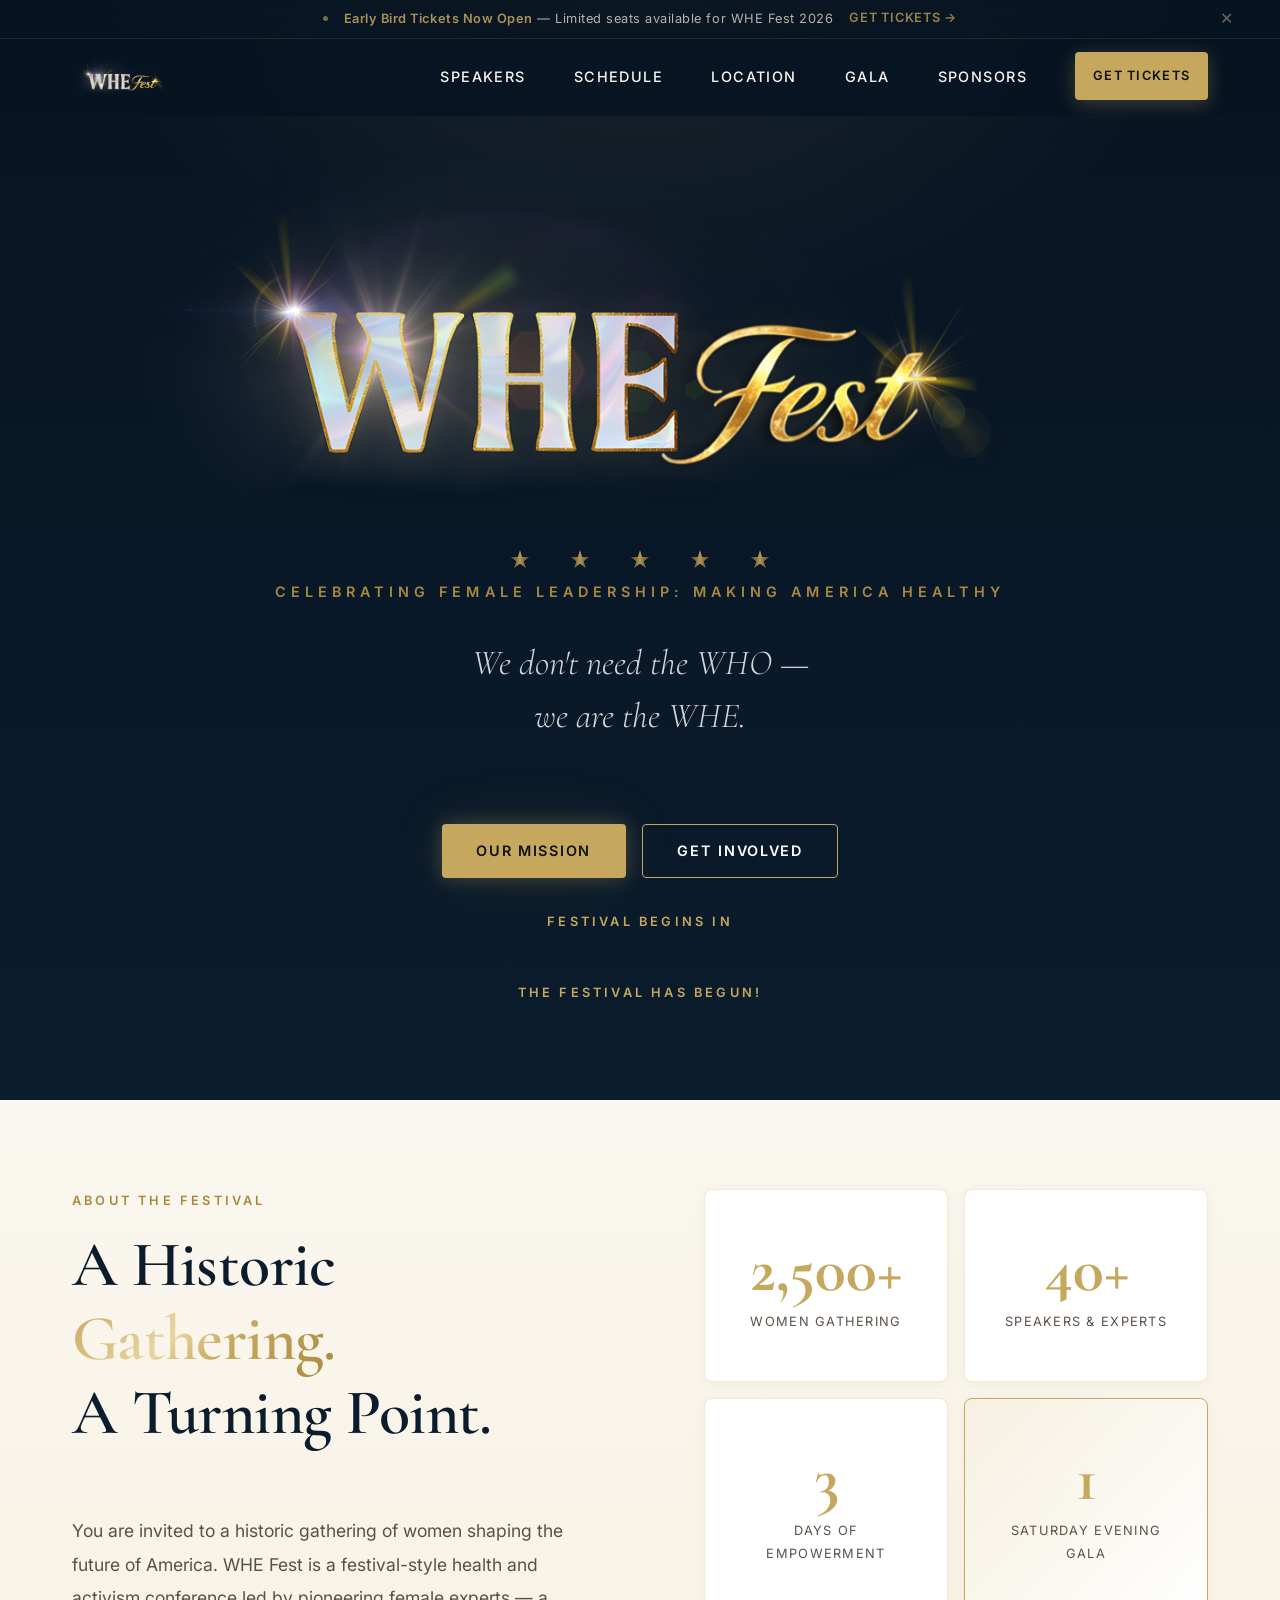
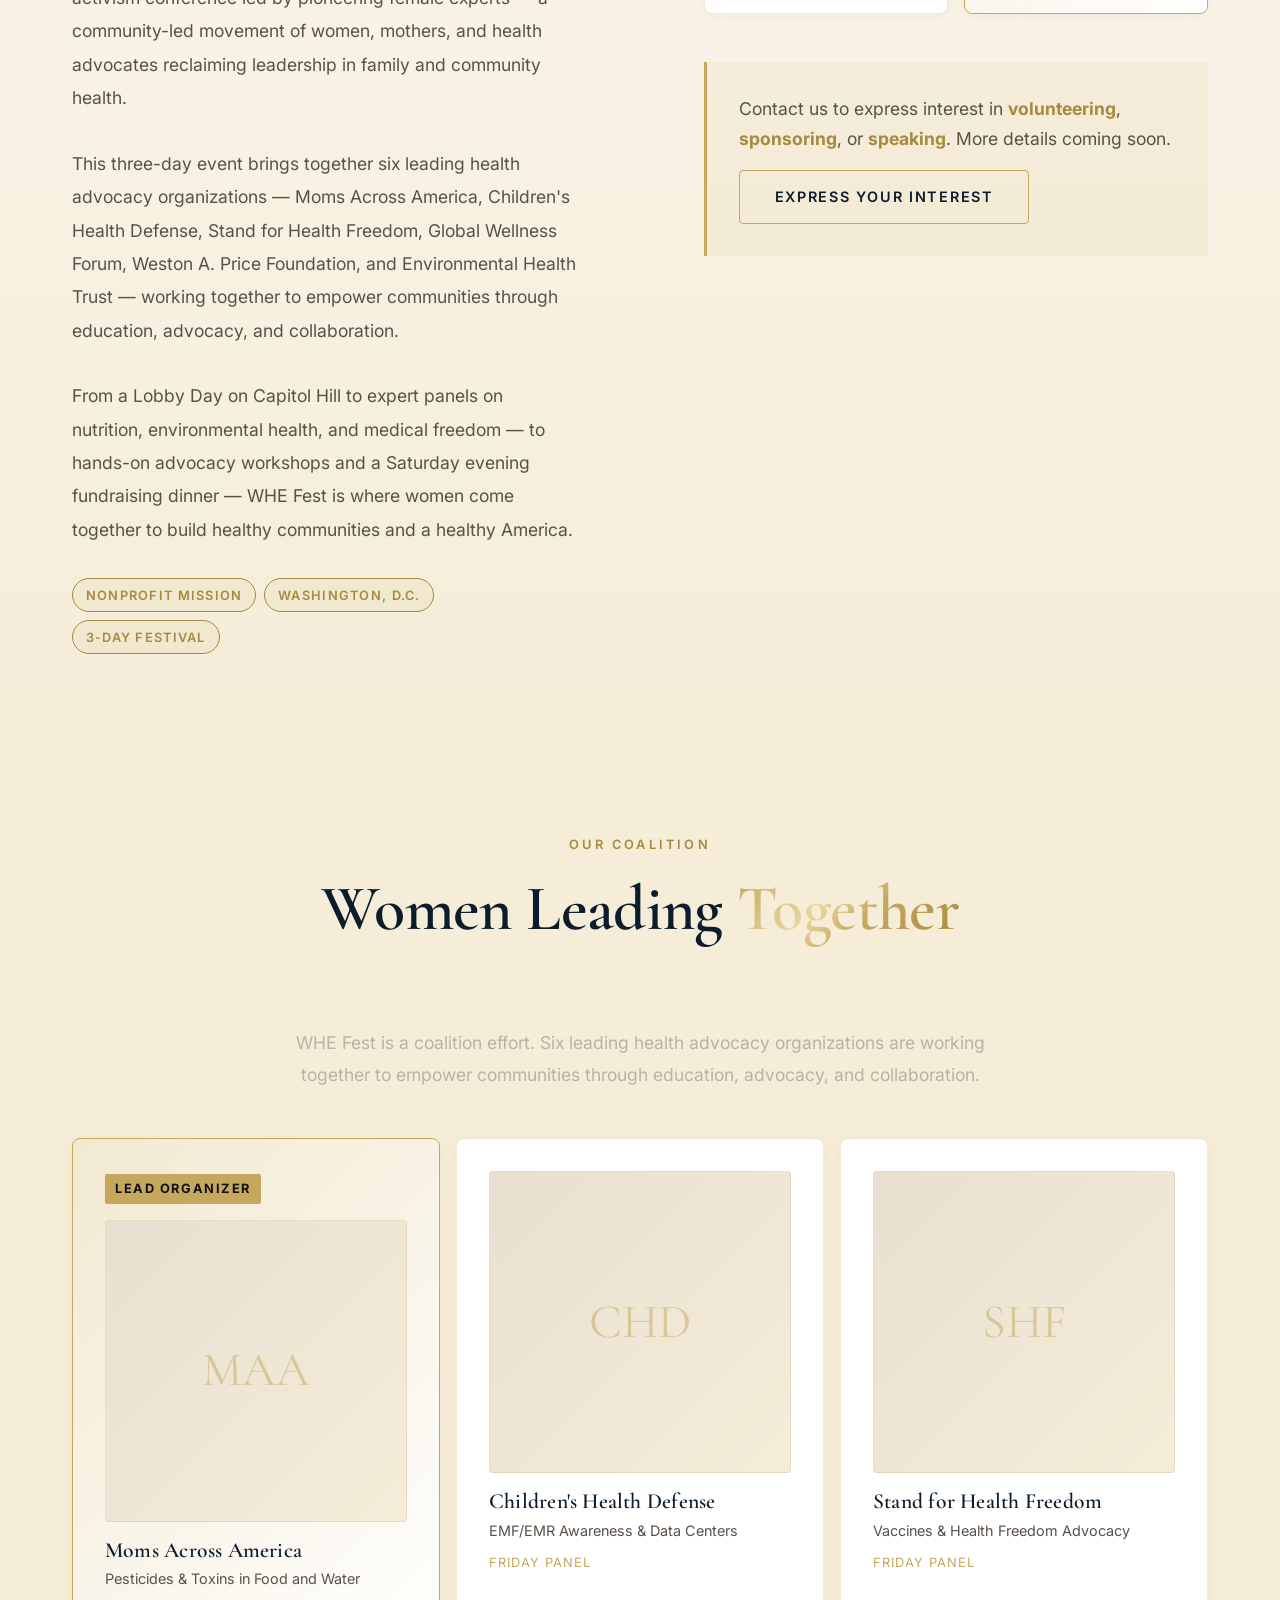
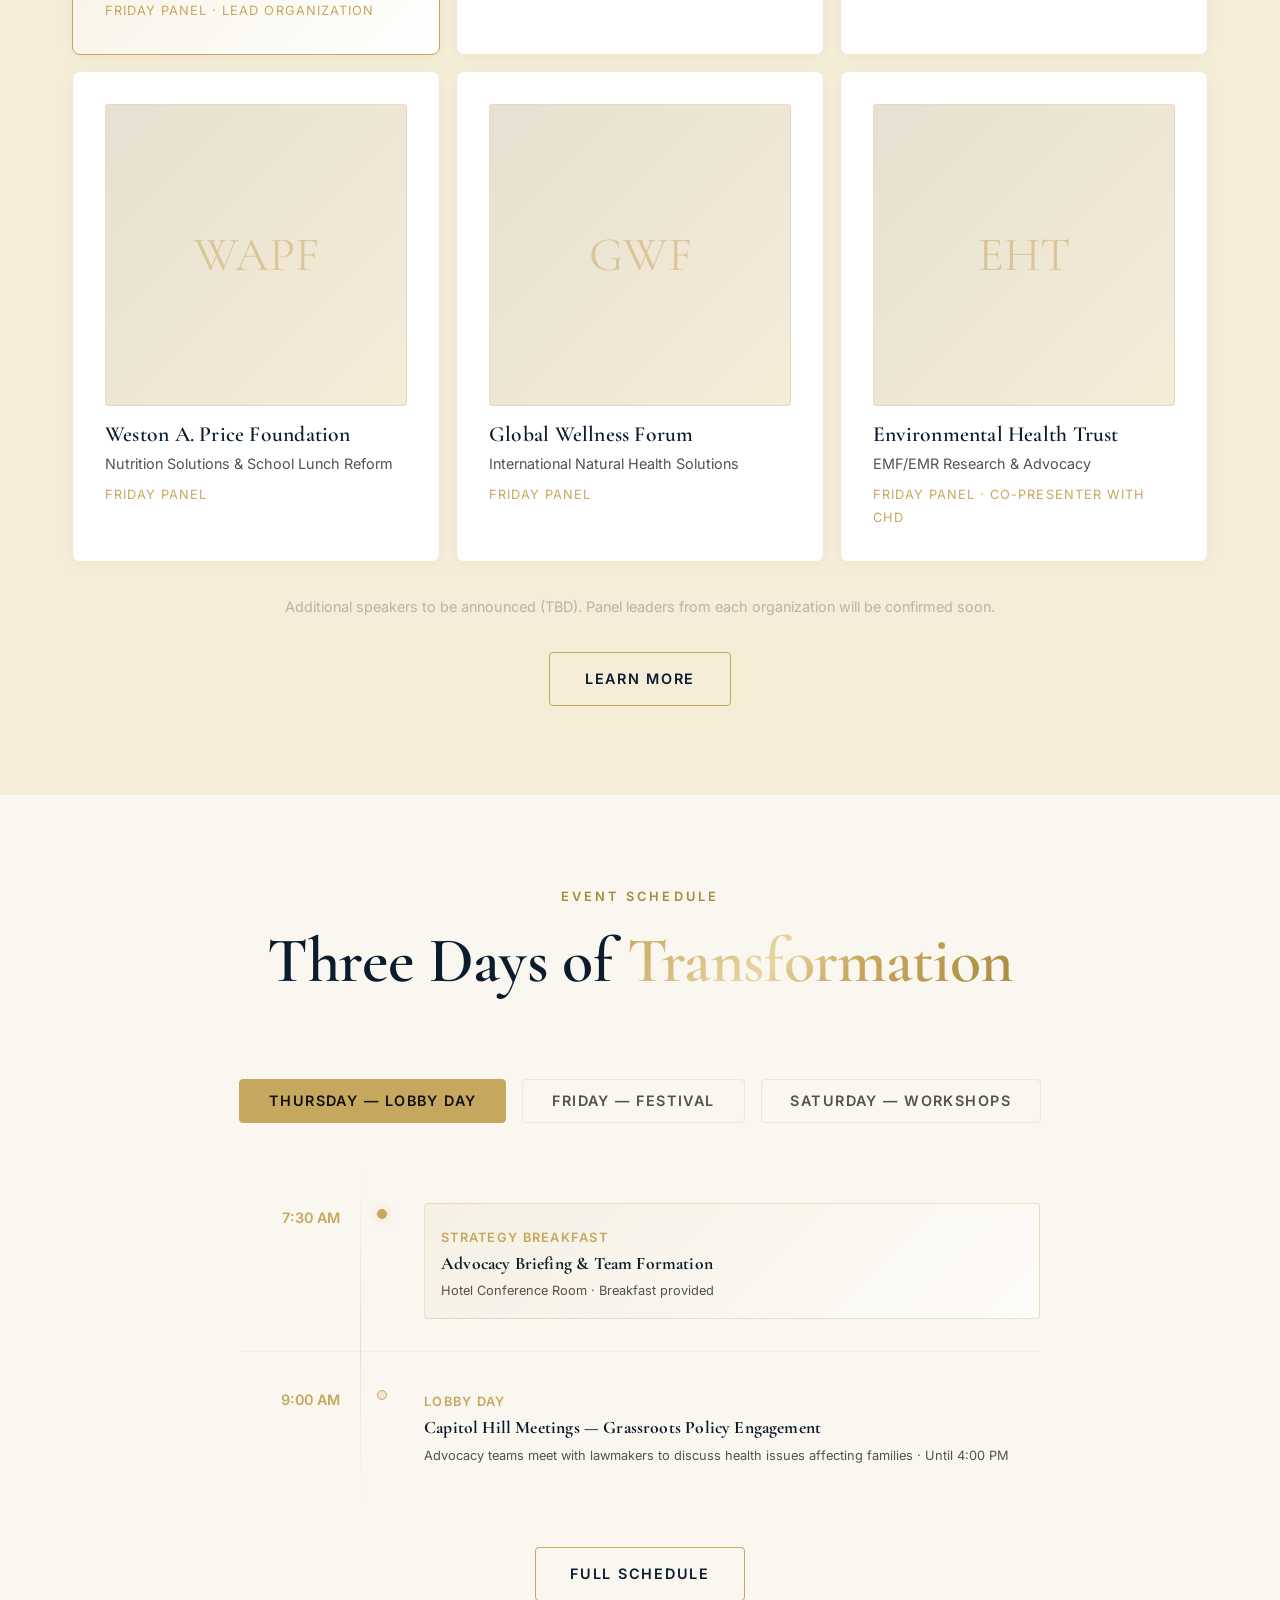
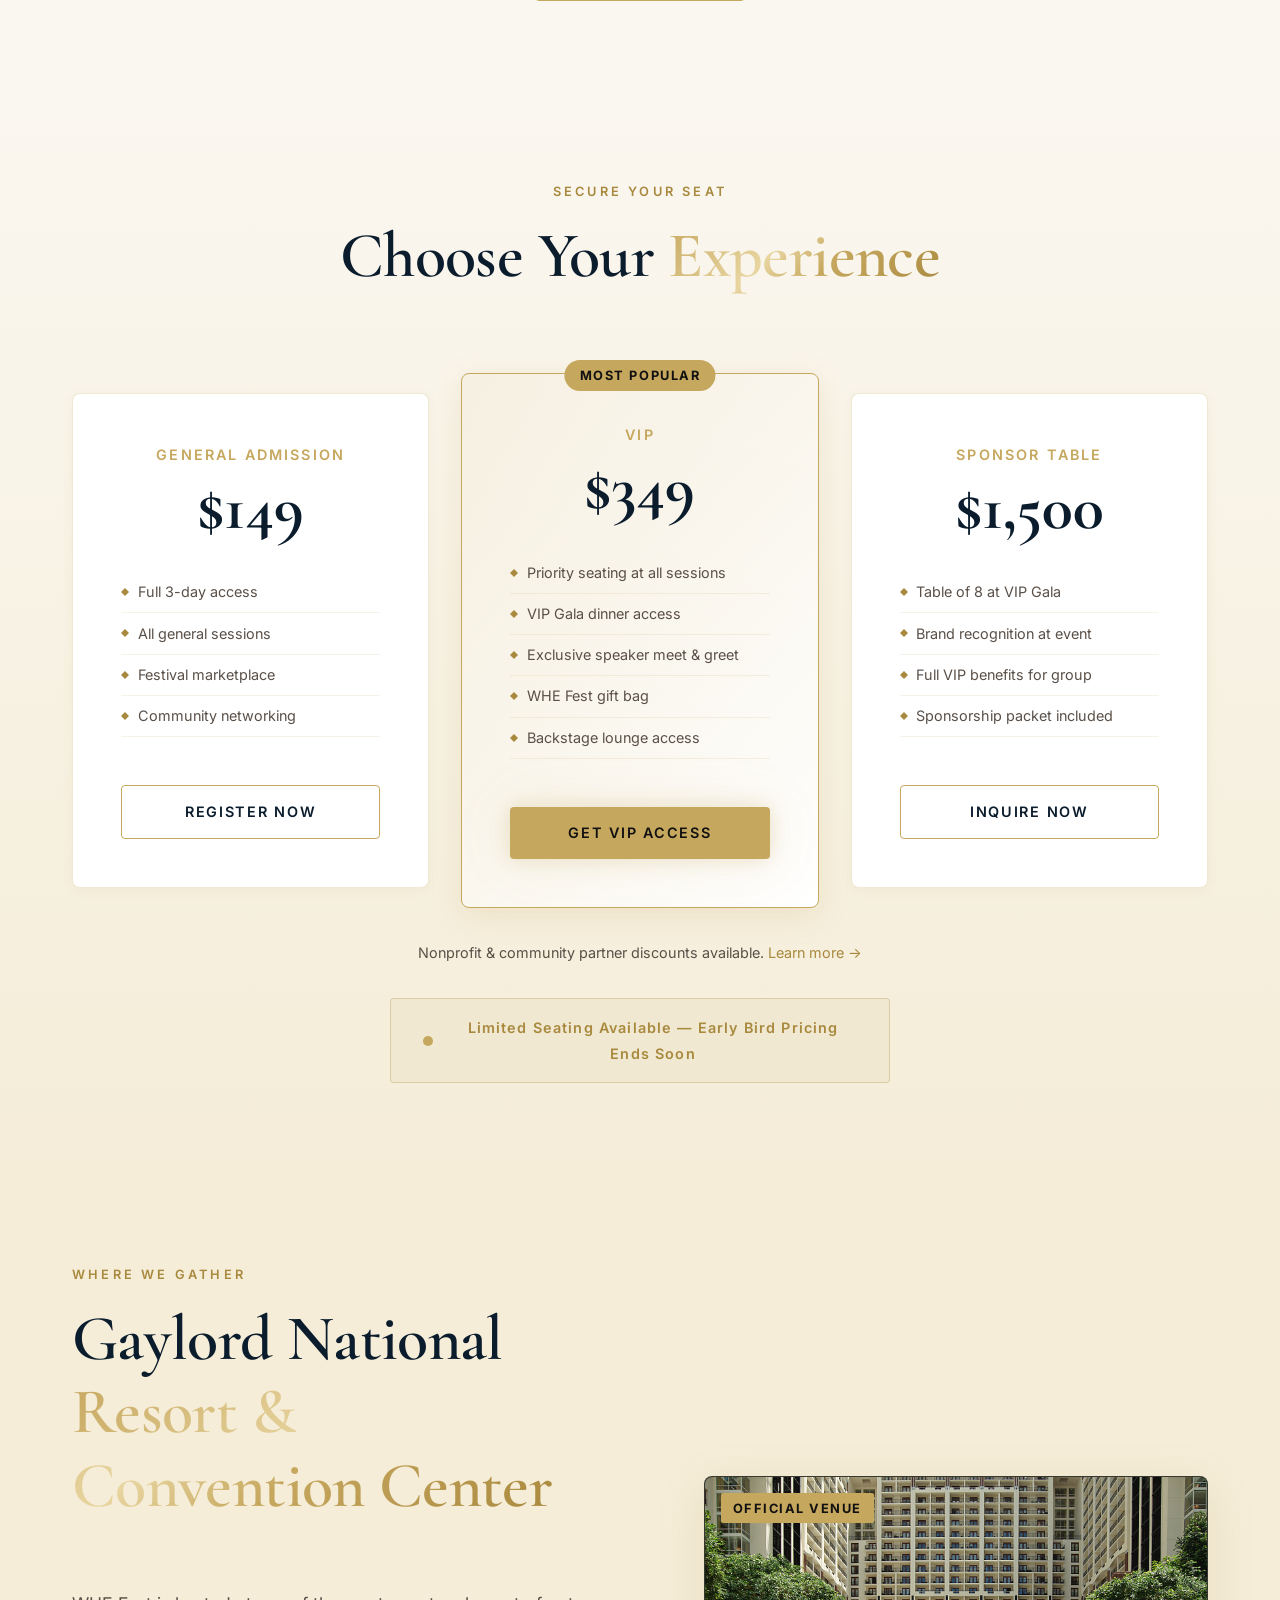
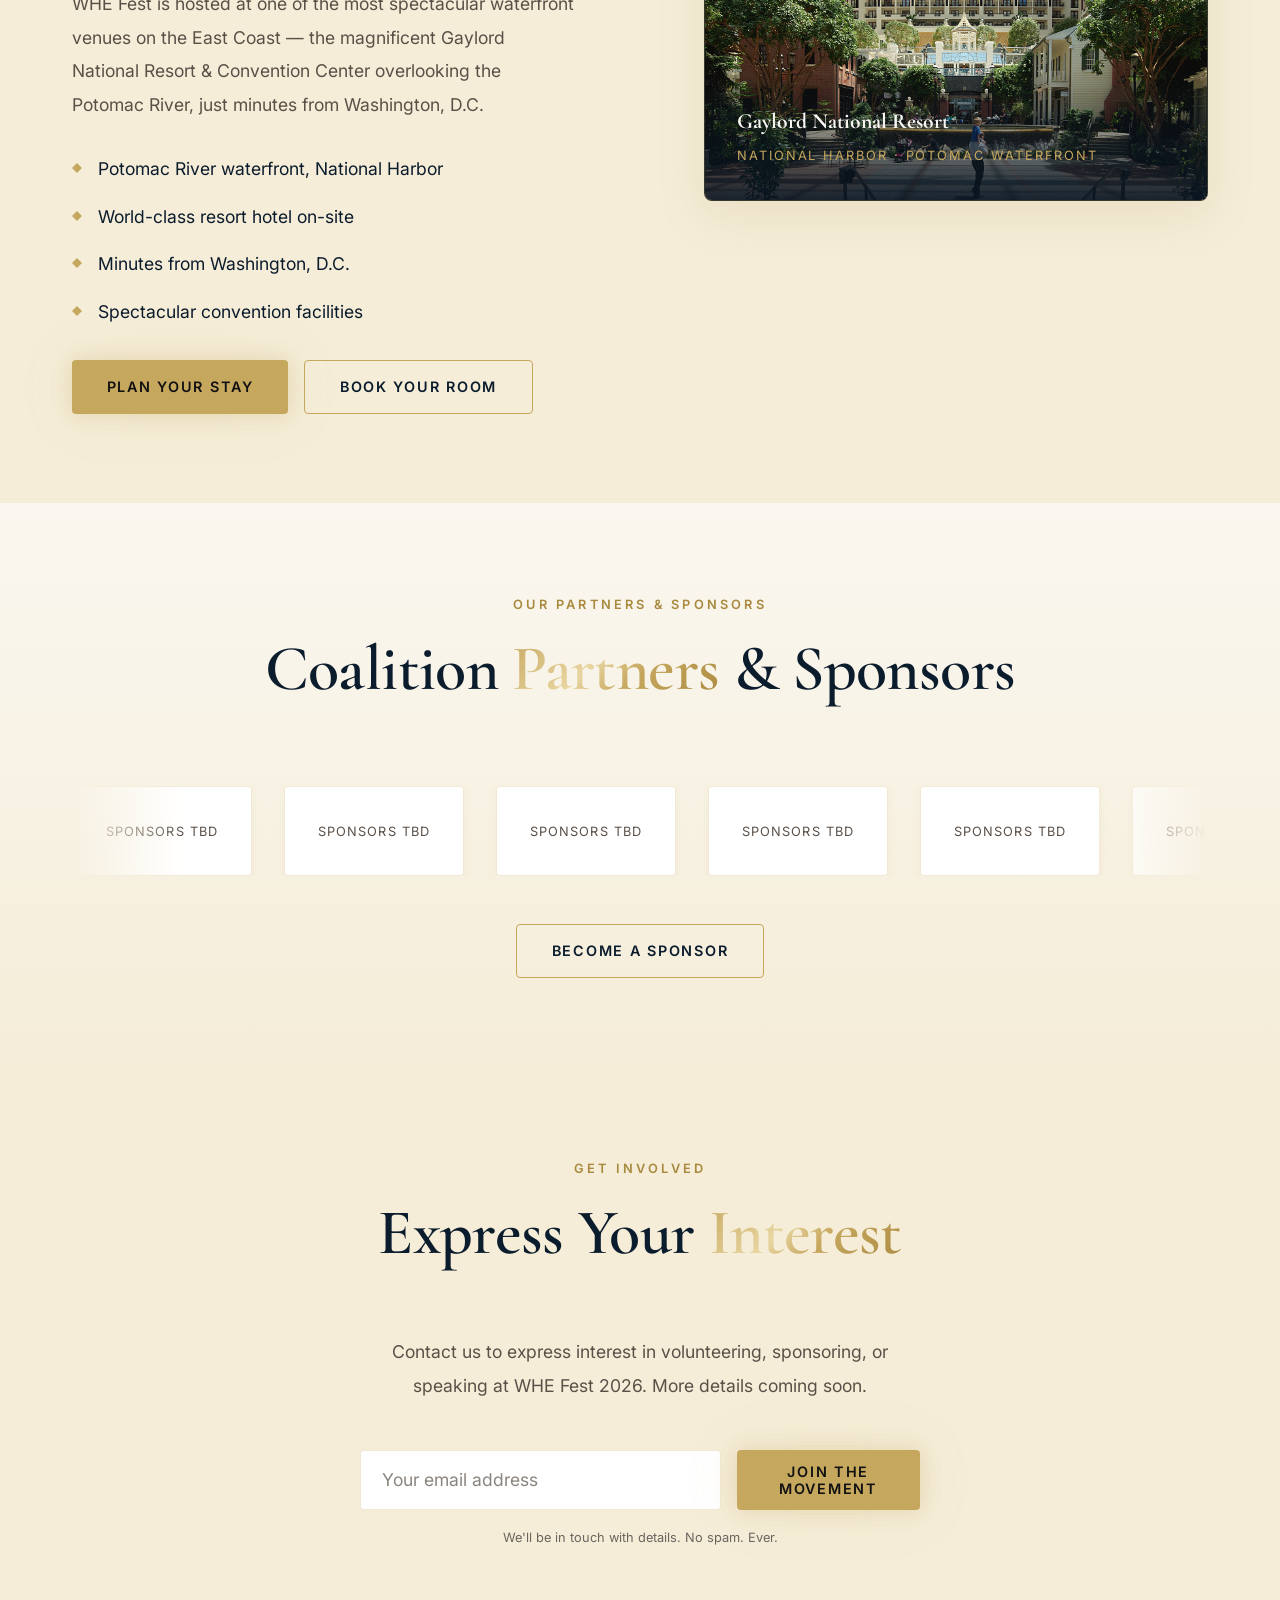
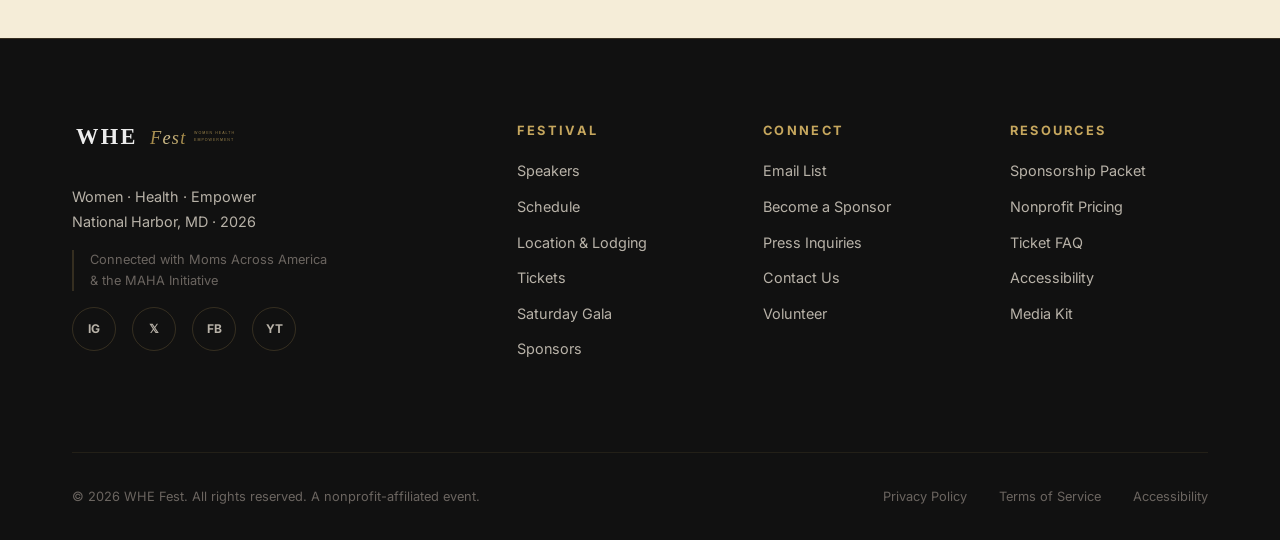
<file: index.html>
<!DOCTYPE html>
<html lang="en">
<head>
  <meta charset="UTF-8" />
  <meta name="viewport" content="width=device-width, initial-scale=1.0" />
  <meta name="theme-color" content="#0B1C2D" />
  <link rel="apple-touch-icon" href="assets/favicon.svg?v=2" />
  <title>WHE Fest — Women Health Empowerment Festival | Washington, DC 2026</title>
  <meta name="description" content="WHE Fest is the premier Women Health Empowerment Festival in Washington, DC. Join thousands of women leaders, health advocates, and changemakers." />

  <!-- Open Graph / Social Sharing -->
  <meta property="og:type"        content="website" />
  <meta property="og:title"       content="WHE Fest 2026 — Women Health Empowerment Festival" />
  <meta property="og:description" content="Washington, DC's premier women's health festival. 2,500+ women. Three days of advocacy, health panels, and empowerment. September 10–12, 2026." />
  <meta property="og:url"         content="https://whefest.org/" />
  <meta property="og:image"       content="https://whefest.org/assets/og-image.jpg" />
  <meta property="og:site_name"   content="WHE Fest" />
  <meta name="twitter:card"       content="summary_large_image" />
  <meta name="twitter:site"       content="@whefest" />
  <meta name="twitter:title"      content="WHE Fest 2026 — Women Health Empowerment Festival" />
  <meta name="twitter:description" content="Washington, DC · 2026 · Where Women's Intuition Becomes Impact" />
  <meta name="twitter:image"      content="https://whefest.org/assets/og-image.jpg" />

  <!-- Canonical -->
  <link rel="canonical" href="https://whefest.org/" />

  <!-- Fonts -->
  <link rel="preconnect" href="https://fonts.googleapis.com" />
  <link rel="preconnect" href="https://fonts.gstatic.com" crossorigin />
  <link href="https://fonts.googleapis.com/css2?family=Cormorant+Garamond:ital,wght@0,500;0,600;0,700;1,400;1,500&family=Playfair+Display:ital,wght@0,700;1,400&family=Inter:wght@400;500;600;700&display=swap" rel="stylesheet" />

  <!-- Favicon — SVG first so modern browsers use the shield -->
  <link rel="icon" type="image/svg+xml" href="assets/favicon.svg?v=2" />
  <link rel="icon" href="assets/favicon.ico" sizes="any" />

  <!-- Styles -->
  <link rel="stylesheet" href="css/design-system.css" />
  <link rel="stylesheet" href="css/components.css" />
  <link rel="stylesheet" href="css/home.css" />

  <!-- Structured Data — Event Schema -->
  <script type="application/ld+json">
  {
    "@context": "https://schema.org",
    "@type": "Event",
    "name": "WHE Fest 2026 — Women Health Empowerment Festival",
    "description": "The premier Women Health Empowerment Festival at the Gaylord National Resort & Convention Center in National Harbor, MD. 2,500+ women leaders. Three days of health, policy, advocacy, and empowerment.",
    "startDate": "2026-09-10T07:30:00-04:00",
    "endDate": "2026-09-12T22:00:00-04:00",
    "eventStatus": "https://schema.org/EventScheduled",
    "eventAttendanceMode": "https://schema.org/OfflineEventAttendanceMode",
    "location": {
      "@type": "Place",
      "name": "Gaylord National Resort & Convention Center",
      "address": {
        "@type": "PostalAddress",
        "streetAddress": "201 Waterfront Street",
        "addressLocality": "National Harbor",
        "addressRegion": "MD",
        "postalCode": "20745",
        "addressCountry": "US"
      }
    },
    "organizer": {
      "@type": "Organization",
      "name": "WHE Fest",
      "url": "https://whefest.org"
    },
    "offers": {
      "@type": "Offer",
      "name": "General Admission — Early Bird",
      "price": "149",
      "priceCurrency": "USD",
      "availability": "https://schema.org/InStock",
      "validFrom": "2026-01-01",
      "url": "https://whefest.org/pages/tickets.html"
    },
    "image": "https://whefest.org/assets/og-image.jpg",
    "url": "https://whefest.org"
  }
  </script>
</head>
<body class="page-home">

  <!-- ==============================
       NAVIGATION
  ================================= -->
  <nav class="nav" id="mainNav" role="navigation" aria-label="Main navigation">
    <div class="nav__inner">
      <a href="index.html" class="nav__logo" aria-label="WHE Fest Home">
        <img src="assets/logo-main.png" alt="WHE Fest" class="nav__logo-img" />
      </a>

      <ul class="nav__links" id="navLinks">
        <li><a href="pages/speakers.html" class="nav__link">Speakers</a></li>
        <li><a href="pages/schedule.html" class="nav__link">Schedule</a></li>
        <li><a href="pages/location.html" class="nav__link">Location</a></li>
        <li><a href="pages/gala.html" class="nav__link">Gala</a></li>
        <li><a href="pages/sponsors.html" class="nav__link">Sponsors</a></li>
        <li><a href="pages/tickets.html" class="btn btn--primary btn--sm">Get Tickets</a></li>
      </ul>

      <button class="nav__toggle" id="navToggle" aria-label="Open menu" aria-expanded="false">
        <span></span>
        <span></span>
        <span></span>
      </button>
    </div>
  </nav>

  <main id="main-content">

  <!-- ==============================
       HERO SECTION
  ================================= -->
  <section class="hero" id="hero" aria-label="Hero">
    <div class="hero__bg"></div>


    <div class="hero__content">

      <!-- Main title / Logo -->
      <div class="hero__title reveal">
        <img src="assets/logo-main.png" alt="WHE Fest" class="hero__logo-img" />
      </div>

      <!-- Stars row — decorative accent below logo -->
      <div class="hero__stars" aria-hidden="true">
        <svg viewBox="0 0 300 22" width="300" height="22" style="display:block;margin:0 auto;">
          <defs>
            <linearGradient id="sG" x1="0%" y1="0%" x2="100%" y2="0%">
              <stop offset="0%" style="stop-color:#8A6E2E;stop-opacity:0.55"/>
              <stop offset="50%" style="stop-color:#C6A75E;stop-opacity:0.9"/>
              <stop offset="100%" style="stop-color:#8A6E2E;stop-opacity:0.55"/>
            </linearGradient>
          </defs>
          <polygon points="30,1 32.2,7.9 39.5,7.9 33.6,12.2 35.9,19.1 30,14.8 24.1,19.1 26.4,12.2 20.5,7.9 27.8,7.9" fill="url(#sG)"/>
          <polygon points="90,1 92.2,7.9 99.5,7.9 93.6,12.2 95.9,19.1 90,14.8 84.1,19.1 86.4,12.2 80.5,7.9 87.8,7.9" fill="url(#sG)"/>
          <polygon points="150,1 152.2,7.9 159.5,7.9 153.6,12.2 155.9,19.1 150,14.8 144.1,19.1 146.4,12.2 140.5,7.9 147.8,7.9" fill="url(#sG)"/>
          <polygon points="210,1 212.2,7.9 219.5,7.9 213.6,12.2 215.9,19.1 210,14.8 204.1,19.1 206.4,12.2 200.5,7.9 207.8,7.9" fill="url(#sG)"/>
          <polygon points="270,1 272.2,7.9 279.5,7.9 273.6,12.2 275.9,19.1 270,14.8 264.1,19.1 266.4,12.2 260.5,7.9 267.8,7.9" fill="url(#sG)"/>
        </svg>
      </div>

      <!-- Tagline -->
      <p class="hero__tagline reveal reveal-delay-2">Celebrating Female Leadership: Making America Healthy</p>

      <!-- Headline -->
      <p class="hero__headline reveal reveal-delay-3">
        We don't need the WHO &mdash;<br class="break-lg" /> we are the WHE.
      </p>

      <!-- Gold divider -->
      <hr class="divider divider--wide divider-reveal reveal-delay-3 mx-auto" aria-hidden="true" />

      <!-- CTAs -->
      <div class="hero__ctas reveal reveal-delay-4">
        <a href="#about" class="btn btn--glow">Our Mission</a>
        <a href="#signup" class="btn btn--outline">Get Involved</a>
      </div>

      <!-- Countdown -->
      <p class="section-label reveal reveal-delay-4" style="margin-top:2rem; margin-bottom:0.5rem;">Festival Begins In</p>
      <div class="countdown reveal reveal-delay-4" id="heroCountdown" aria-label="Time until WHE Fest 2026"></div>

      <!-- Scroll cue -->
      <div class="hero__scroll-cue" aria-hidden="true">
        <span></span>
        <span></span>
        <span></span>
      </div>
    </div>
  </section>


  <!-- ==============================
       ABOUT SECTION
  ================================= -->
  <section class="section section--gradient about" id="about">
    <div class="container">
      <div class="about__inner">
        <div class="about__text">
          <p class="section-label reveal">About the Festival</p>
          <h2 class="reveal reveal-delay-1">A Historic<br/> <span class="text-shimmer">Gathering.</span><br/> A Turning Point.</h2>
          <hr class="divider divider-reveal reveal-delay-1" aria-hidden="true" />
          <p class="about__body reveal reveal-delay-2">
            You are invited to a historic gathering of women shaping the future of America. WHE Fest is a festival-style health and activism conference led by pioneering female experts — a community-led movement of women, mothers, and health advocates reclaiming leadership in family and community health.
          </p>
          <p class="about__body reveal reveal-delay-3">
            This three-day event brings together six leading health advocacy organizations — Moms Across America, Children's Health Defense, Stand for Health Freedom, Global Wellness Forum, Weston A. Price Foundation, and Environmental Health Trust — working together to empower communities through education, advocacy, and collaboration.
          </p>
          <p class="about__body reveal reveal-delay-3">
            From a Lobby Day on Capitol Hill to expert panels on nutrition, environmental health, and medical freedom — to hands-on advocacy workshops and a Saturday evening fundraising dinner — WHE Fest is where women come together to build healthy communities and a healthy America.
          </p>
          <div class="about__badges reveal reveal-delay-4">
            <span class="badge">Nonprofit Mission</span>
            <span class="badge">Washington, D.C.</span>
            <span class="badge">3-Day Festival</span>
          </div>
        </div>
        <div class="about__visual reveal reveal-delay-2">
          <div class="about__stat-card">
            <span class="about__stat-number">2,500+</span>
            <span class="about__stat-label">Women Gathering</span>
          </div>
          <div class="about__stat-card">
            <span class="about__stat-number">40+</span>
            <span class="about__stat-label">Speakers &amp; Experts</span>
          </div>
          <div class="about__stat-card">
            <span class="about__stat-number">3</span>
            <span class="about__stat-label">Days of Empowerment</span>
          </div>
          <div class="about__stat-card about__stat-card--gold">
            <span class="about__stat-number">1</span>
            <span class="about__stat-label">Saturday Evening Gala</span>
          </div>
          <div class="about__cta-note" style="grid-column: 1 / -1;">
            <p>Contact us to express interest in <strong>volunteering</strong>, <strong>sponsoring</strong>, or <strong>speaking</strong>. More details coming soon.</p>
            <a href="#signup" class="btn btn--outline mt-md">Express Your Interest</a>
          </div>
        </div>
      </div>
    </div>
  </section>


  <!-- ==============================
       FEATURED SPEAKERS
  ================================= -->
  <section class="section section--dark speakers-preview" id="speakers">
    <div class="container">
      <div class="text-center mb-xl">
        <p class="section-label reveal">Our Coalition</p>
        <h2 class="reveal reveal-delay-1">Women Leading <span class="text-shimmer">Together</span></h2>
        <hr class="divider divider--wide divider-reveal reveal-delay-2 mx-auto" aria-hidden="true"/>
      </div>

      <p class="reveal reveal-delay-2" style="color:var(--gray-warm); max-width:700px; margin:0 auto 3rem; text-align:center; line-height:1.8;">
        WHE Fest is a coalition effort. Six leading health advocacy organizations are working together to empower communities through education, advocacy, and collaboration.
      </p>

      <div class="speakers-preview__grid">
        <!-- Partner Org 1 -->
        <div class="speaker-card speaker-card--keynote reveal">
          <div class="speaker-card__badge">Lead Organizer</div>
          <div class="speaker-card__img speaker-card__img--placeholder">
            <div class="speaker-card__initials">MAA</div>
          </div>
          <div class="speaker-card__info">
            <h3 class="speaker-card__name">Moms Across America</h3>
            <p class="speaker-card__title">Pesticides &amp; Toxins in Food and Water</p>
            <p class="speaker-card__track">Friday Panel · Lead Organization</p>
          </div>
        </div>

        <!-- Partner Org 2 -->
        <div class="speaker-card reveal reveal-delay-1">
          <div class="speaker-card__img speaker-card__img--placeholder">
            <div class="speaker-card__initials">CHD</div>
          </div>
          <div class="speaker-card__info">
            <h3 class="speaker-card__name">Children's Health Defense</h3>
            <p class="speaker-card__title">EMF/EMR Awareness &amp; Data Centers</p>
            <p class="speaker-card__track">Friday Panel</p>
          </div>
        </div>

        <!-- Partner Org 3 -->
        <div class="speaker-card reveal reveal-delay-2">
          <div class="speaker-card__img speaker-card__img--placeholder">
            <div class="speaker-card__initials">SHF</div>
          </div>
          <div class="speaker-card__info">
            <h3 class="speaker-card__name">Stand for Health Freedom</h3>
            <p class="speaker-card__title">Vaccines &amp; Health Freedom Advocacy</p>
            <p class="speaker-card__track">Friday Panel</p>
          </div>
        </div>

        <!-- Partner Org 4 -->
        <div class="speaker-card reveal reveal-delay-3">
          <div class="speaker-card__img speaker-card__img--placeholder">
            <div class="speaker-card__initials">WAPF</div>
          </div>
          <div class="speaker-card__info">
            <h3 class="speaker-card__name">Weston A. Price Foundation</h3>
            <p class="speaker-card__title">Nutrition Solutions &amp; School Lunch Reform</p>
            <p class="speaker-card__track">Friday Panel</p>
          </div>
        </div>

        <!-- Partner Org 5 -->
        <div class="speaker-card reveal reveal-delay-4">
          <div class="speaker-card__img speaker-card__img--placeholder">
            <div class="speaker-card__initials">GWF</div>
          </div>
          <div class="speaker-card__info">
            <h3 class="speaker-card__name">Global Wellness Forum</h3>
            <p class="speaker-card__title">International Natural Health Solutions</p>
            <p class="speaker-card__track">Friday Panel</p>
          </div>
        </div>

        <!-- Partner Org 6 -->
        <div class="speaker-card reveal">
          <div class="speaker-card__img speaker-card__img--placeholder">
            <div class="speaker-card__initials">EHT</div>
          </div>
          <div class="speaker-card__info">
            <h3 class="speaker-card__name">Environmental Health Trust</h3>
            <p class="speaker-card__title">EMF/EMR Research &amp; Advocacy</p>
            <p class="speaker-card__track">Friday Panel · Co-presenter with CHD</p>
          </div>
        </div>
      </div>

      <p class="text-center reveal mt-lg" style="color:var(--gray-warm); font-size:0.9rem;">
        Additional speakers to be announced (TBD). Panel leaders from each organization will be confirmed soon.
      </p>

      <div class="text-center mt-lg reveal">
        <a href="pages/speakers.html" class="btn btn--outline">Learn More</a>
      </div>
    </div>
  </section>


  <!-- ==============================
       SCHEDULE HIGHLIGHTS
  ================================= -->
  <section class="section section--blue schedule-preview" id="schedule">
    <div class="container">
      <div class="text-center mb-xl">
        <p class="section-label reveal">Event Schedule</p>
        <h2 class="reveal reveal-delay-1">Three Days of <span class="text-shimmer">Transformation</span></h2>
        <hr class="divider divider--wide divider-reveal reveal-delay-2 mx-auto" aria-hidden="true"/>
      </div>

      <div class="schedule-preview__tabs reveal reveal-delay-2" role="tablist" aria-label="Festival schedule by day">
        <button class="schedule-tab schedule-tab--active" data-day="1" role="tab" aria-selected="true" aria-controls="scheduleDay1" id="tab-day1">Thursday — Lobby Day</button>
        <button class="schedule-tab" data-day="2" role="tab" aria-selected="false" aria-controls="scheduleDay2" id="tab-day2">Friday — Festival</button>
        <button class="schedule-tab" data-day="3" role="tab" aria-selected="false" aria-controls="scheduleDay3" id="tab-day3">Saturday — Workshops</button>
      </div>

      <!-- THURSDAY — LOBBY DAY -->
      <div class="schedule-preview__timeline" id="scheduleDay1" role="tabpanel" aria-labelledby="tab-day1">
        <div class="timeline-item timeline-item--keynote reveal">
          <div class="timeline-item__time">7:30 AM</div>
          <div class="timeline-item__dot timeline-item__dot--gold"></div>
          <div class="timeline-item__content">
            <span class="timeline-item__tag">Strategy Breakfast</span>
            <h4 class="timeline-item__title">Advocacy Briefing &amp; Team Formation</h4>
            <p class="timeline-item__meta">Hotel Conference Room · Breakfast provided</p>
          </div>
        </div>
        <div class="timeline-item reveal reveal-delay-1">
          <div class="timeline-item__time">9:00 AM</div>
          <div class="timeline-item__dot"></div>
          <div class="timeline-item__content">
            <span class="timeline-item__tag">Lobby Day</span>
            <h4 class="timeline-item__title">Capitol Hill Meetings — Grassroots Policy Engagement</h4>
            <p class="timeline-item__meta">Advocacy teams meet with lawmakers to discuss health issues affecting families · Until 4:00 PM</p>
          </div>
        </div>
      </div>

      <!-- FRIDAY — FESTIVAL DAY -->
      <div class="schedule-preview__timeline hidden" id="scheduleDay2" role="tabpanel" aria-labelledby="tab-day2">
        <div class="timeline-item timeline-item--keynote reveal">
          <div class="timeline-item__time">9:00 AM</div>
          <div class="timeline-item__dot timeline-item__dot--gold"></div>
          <div class="timeline-item__content">
            <span class="timeline-item__tag">Opening Session</span>
            <h4 class="timeline-item__title">Community Opening — Health Success Stories &amp; Open Mic</h4>
            <p class="timeline-item__meta">Main Stage · Attendees share health wins, practitioners present solutions, community introductions · 2 hrs</p>
          </div>
        </div>
        <div class="timeline-item reveal reveal-delay-1">
          <div class="timeline-item__time">11:00 AM</div>
          <div class="timeline-item__dot"></div>
          <div class="timeline-item__content">
            <span class="timeline-item__tag">Panel</span>
            <h4 class="timeline-item__title">EMF/EMR Awareness &amp; Data Centers</h4>
            <p class="timeline-item__meta">Children's Health Defense &amp; Environmental Health Trust · 60 min</p>
          </div>
        </div>
        <div class="timeline-item reveal reveal-delay-2">
          <div class="timeline-item__time">1:00 PM</div>
          <div class="timeline-item__dot"></div>
          <div class="timeline-item__content">
            <span class="timeline-item__tag">Panel</span>
            <h4 class="timeline-item__title">Pesticides &amp; Toxins in Food and Water</h4>
            <p class="timeline-item__meta">Moms Across America · MC Zen Honeycutt · Kelly Ryerson, Vani Hari, Beth Lambert, Dr. Shawna Swan · 60 min</p>
          </div>
        </div>
        <div class="timeline-item reveal reveal-delay-3">
          <div class="timeline-item__time">2:00 PM</div>
          <div class="timeline-item__dot"></div>
          <div class="timeline-item__content">
            <span class="timeline-item__tag">Panel</span>
            <h4 class="timeline-item__title">Nutrition Solutions &amp; School Lunch Reform</h4>
            <p class="timeline-item__meta">Weston A. Price Foundation · MC Hilda · Sally Fallon, Nancy McBride, Hilary Boynton, Nina Teicholz · 60 min</p>
          </div>
        </div>
        <div class="timeline-item reveal reveal-delay-4">
          <div class="timeline-item__time">3:15 PM</div>
          <div class="timeline-item__dot"></div>
          <div class="timeline-item__content">
            <span class="timeline-item__tag">Panel</span>
            <h4 class="timeline-item__title">Vaccines &amp; Health Freedom Advocacy</h4>
            <p class="timeline-item__meta">Stand for Health Freedom · MC Leah Wilson · Leslie Manookian, Sherry Tenpenny, Meryl Nass, Christine Hildebrand · 60 min</p>
          </div>
        </div>
        <div class="timeline-item reveal">
          <div class="timeline-item__time">4:15 PM</div>
          <div class="timeline-item__dot"></div>
          <div class="timeline-item__content">
            <span class="timeline-item__tag">Panel</span>
            <h4 class="timeline-item__title">International Natural Health Solutions</h4>
            <p class="timeline-item__meta">Global Wellness Forum · MC Aimee Vilella · Barbara O'Neill · International guest speakers · 60 min</p>
          </div>
        </div>
        <div class="timeline-item timeline-item--keynote reveal">
          <div class="timeline-item__time">6:00 PM</div>
          <div class="timeline-item__dot timeline-item__dot--gold"></div>
          <div class="timeline-item__content">
            <span class="timeline-item__tag">Evening</span>
            <h4 class="timeline-item__title">Cocktails &amp; Social Evening</h4>
            <p class="timeline-item__meta">Details TBD</p>
          </div>
        </div>
      </div>

      <!-- SATURDAY — WORKSHOPS -->
      <div class="schedule-preview__timeline hidden" id="scheduleDay3" role="tabpanel" aria-labelledby="tab-day3">
        <div class="timeline-item timeline-item--keynote reveal">
          <div class="timeline-item__time">9:00 AM</div>
          <div class="timeline-item__dot timeline-item__dot--gold"></div>
          <div class="timeline-item__content">
            <span class="timeline-item__tag">Workshops</span>
            <h4 class="timeline-item__title">Hands-On Advocacy &amp; Leadership Training</h4>
            <p class="timeline-item__meta">Choose your track · Morning session 9 AM – 12 PM · Afternoon session 1 – 4 PM</p>
          </div>
        </div>
        <div class="timeline-item reveal reveal-delay-1">
          <div class="timeline-item__time">All Day</div>
          <div class="timeline-item__dot"></div>
          <div class="timeline-item__content">
            <span class="timeline-item__tag">5 Tracks</span>
            <h4 class="timeline-item__title">Workshop Tracks</h4>
            <p class="timeline-item__meta">
              1. EMR Safety Advocacy · 2. Pesticide &amp; Chemical-Free Advocacy · 3. Vaccine &amp; Health Freedom Advocacy · 4. School Lunch &amp; Nutrition Reform · 5. Back-to-Basics Family Care
            </p>
          </div>
        </div>
        <div class="timeline-item reveal reveal-delay-2">
          <div class="timeline-item__time">4:00 PM</div>
          <div class="timeline-item__dot"></div>
          <div class="timeline-item__content">
            <span class="timeline-item__tag">Closing</span>
            <h4 class="timeline-item__title">Key Takeaways &amp; State-by-State Organizing</h4>
            <p class="timeline-item__meta">Advocates share workshop highlights · Participants gather by state and issue</p>
          </div>
        </div>
        <div class="timeline-item timeline-item--keynote reveal reveal-delay-3">
          <div class="timeline-item__time">7:00 PM</div>
          <div class="timeline-item__dot timeline-item__dot--gold"></div>
          <div class="timeline-item__content">
            <span class="timeline-item__tag">Fundraising Dinner</span>
            <h4 class="timeline-item__title">Saturday Evening Dinner — Farm-Sourced Organic Cuisine</h4>
            <p class="timeline-item__meta">Organic, farm-sourced dinner supporting health advocacy initiatives · Menu &amp; sponsors TBD</p>
          </div>
        </div>
      </div>

      <div class="text-center mt-xl reveal">
        <a href="pages/schedule.html" class="btn btn--outline">Full Schedule</a>
      </div>
    </div>
  </section>


  <!-- ==============================
       TICKETS SNAPSHOT
  ================================= -->
  <section class="section section--gradient tickets-snapshot" id="tickets">
    <div class="container">
      <div class="text-center mb-xl">
        <p class="section-label reveal">Secure Your Seat</p>
        <h2 class="reveal reveal-delay-1">Choose Your <span class="text-shimmer">Experience</span></h2>
        <hr class="divider divider--wide divider-reveal reveal-delay-2 mx-auto" aria-hidden="true"/>
      </div>

      <div class="ticket-grid">
        <div class="ticket-card reveal">
          <p class="ticket-card__tier">General Admission</p>
          <p class="ticket-card__price">$149</p>
          <ul class="ticket-card__features">
            <li>Full 3-day access</li>
            <li>All general sessions</li>
            <li>Festival marketplace</li>
            <li>Community networking</li>
          </ul>
          <a href="pages/tickets.html" class="btn btn--outline btn--full">Register Now</a>
        </div>

        <div class="ticket-card ticket-card--featured reveal reveal-delay-1">
          <div class="ticket-card__badge">Most Popular</div>
          <p class="ticket-card__tier">VIP</p>
          <p class="ticket-card__price">$349</p>
          <ul class="ticket-card__features">
            <li>Priority seating at all sessions</li>
            <li>VIP Gala dinner access</li>
            <li>Exclusive speaker meet &amp; greet</li>
            <li>WHE Fest gift bag</li>
            <li>Backstage lounge access</li>
          </ul>
          <a href="pages/tickets.html" class="btn btn--glow btn--full">Get VIP Access</a>
        </div>

        <div class="ticket-card reveal reveal-delay-2">
          <p class="ticket-card__tier">Sponsor Table</p>
          <p class="ticket-card__price">$1,500</p>
          <ul class="ticket-card__features">
            <li>Table of 8 at VIP Gala</li>
            <li>Brand recognition at event</li>
            <li>Full VIP benefits for group</li>
            <li>Sponsorship packet included</li>
          </ul>
          <a href="pages/tickets.html" class="btn btn--outline btn--full">Inquire Now</a>
        </div>
      </div>

      <p class="tickets-snapshot__note reveal text-center mt-lg">
        Nonprofit &amp; community partner discounts available. <a href="pages/tickets.html">Learn more →</a>
      </p>

      <div class="tickets-snapshot__urgency reveal mt-lg">
        <span class="urgency-pulse" aria-hidden="true"></span>
        Limited Seating Available — Early Bird Pricing Ends Soon
      </div>
    </div>
  </section>


  <!-- ==============================
       LOCATION TEASER
  ================================= -->
  <section class="section section--dark location-teaser" id="location">
    <div class="container">
      <div class="location-teaser__inner">
        <div class="location-teaser__text reveal">
          <p class="section-label">Where We Gather</p>
          <h2>Gaylord National <span class="text-shimmer">Resort &amp; Convention Center</span></h2>
          <hr class="divider divider-reveal" aria-hidden="true"/>
          <p class="location-teaser__body">
            WHE Fest is hosted at one of the most spectacular waterfront venues on the East Coast — the magnificent Gaylord National Resort &amp; Convention Center overlooking the Potomac River, just minutes from Washington, D.C.
          </p>
          <ul class="location-teaser__details">
            <li><span class="detail-icon"><svg viewBox="0 0 10 10" width="10" height="10" aria-hidden="true"><polygon points="5,0 10,5 5,10 0,5" fill="currentColor"/></svg></span> Potomac River waterfront, National Harbor</li>
            <li><span class="detail-icon"><svg viewBox="0 0 10 10" width="10" height="10" aria-hidden="true"><polygon points="5,0 10,5 5,10 0,5" fill="currentColor"/></svg></span> World-class resort hotel on-site</li>
            <li><span class="detail-icon"><svg viewBox="0 0 10 10" width="10" height="10" aria-hidden="true"><polygon points="5,0 10,5 5,10 0,5" fill="currentColor"/></svg></span> Minutes from Washington, D.C.</li>
            <li><span class="detail-icon"><svg viewBox="0 0 10 10" width="10" height="10" aria-hidden="true"><polygon points="5,0 10,5 5,10 0,5" fill="currentColor"/></svg></span> Spectacular convention facilities</li>
          </ul>
          <div class="flex flex-gap mt-lg" style="flex-wrap:wrap;">
            <a href="pages/location.html" class="btn btn--glow">Plan Your Stay</a>
            <a href="https://www.marriott.com/en-us/hotels/wasgn-gaylord-national-resort-and-convention-center/overview/" target="_blank" rel="noopener" class="btn btn--outline">Book Your Room</a>
          </div>
        </div>
        <div class="location-teaser__map reveal reveal-delay-2">
          <div class="venue-showcase">
            <div class="venue-showcase__image-stack">
              <div class="venue-showcase__badge">Official Venue</div>
              <div class="venue-showcase__img-frame">
                <img
                  src="assets/images/gaylord-national-exterior.jpg"
                  alt="Gaylord National Resort &amp; Convention Center — National Harbor, Potomac Waterfront"
                  style="width:100%; height:100%; object-fit:cover; display:block;"
                  loading="eager"
                />
              </div>
              <div class="venue-showcase__details">
                <span class="venue-showcase__name">Gaylord National Resort</span>
                <span class="venue-showcase__location">National Harbor · Potomac Waterfront</span>
              </div>
            </div>
          </div>
        </div>
      </div>
    </div>
  </section>


  <!-- ==============================
       SPONSOR CAROUSEL
  ================================= -->
  <section class="section section--gradient sponsors-preview" id="sponsors">
    <div class="container">
      <div class="text-center mb-xl">
        <p class="section-label reveal">Our Partners &amp; Sponsors</p>
        <h2 class="reveal reveal-delay-1">Coalition <span class="text-shimmer">Partners</span> &amp; Sponsors</h2>
        <hr class="divider divider--wide divider-reveal reveal-delay-2 mx-auto" aria-hidden="true"/>
      </div>

      <div class="sponsor-carousel reveal reveal-delay-2">
        <div class="sponsor-carousel__track">
          <div class="sponsor-logo-box"><span>Sponsors TBD</span></div>
          <div class="sponsor-logo-box"><span>Sponsors TBD</span></div>
          <div class="sponsor-logo-box"><span>Sponsors TBD</span></div>
          <div class="sponsor-logo-box"><span>Sponsors TBD</span></div>
          <div class="sponsor-logo-box"><span>Sponsors TBD</span></div>
          <div class="sponsor-logo-box"><span>Sponsors TBD</span></div>
          <!-- Duplicated for infinite scroll -->
          <div class="sponsor-logo-box"><span>Sponsors TBD</span></div>
          <div class="sponsor-logo-box"><span>Sponsors TBD</span></div>
          <div class="sponsor-logo-box"><span>Sponsors TBD</span></div>
          <div class="sponsor-logo-box"><span>Sponsors TBD</span></div>
          <div class="sponsor-logo-box"><span>Sponsors TBD</span></div>
          <div class="sponsor-logo-box"><span>Sponsors TBD</span></div>
        </div>
      </div>

      <div class="text-center mt-xl reveal">
        <a href="pages/sponsors.html" class="btn btn--outline">Become a Sponsor</a>
      </div>
    </div>
  </section>


  <!-- ==============================
       EMAIL SIGNUP
  ================================= -->
  <section class="section section--dark email-signup" id="signup">
    <div class="container container--narrow text-center">
      <p class="section-label reveal">Get Involved</p>
      <h2 class="reveal reveal-delay-1">Express Your <span class="text-shimmer">Interest</span></h2>
      <hr class="divider divider--wide divider-reveal reveal-delay-2 mx-auto" aria-hidden="true"/>
      <p class="email-signup__body reveal reveal-delay-2">
        Contact us to express interest in volunteering, sponsoring, or speaking at WHE Fest 2026. More details coming soon.
      </p>
      <form class="email-signup__form reveal reveal-delay-3" action="#" method="post" novalidate>
        <div class="email-signup__row">
          <input class="input" type="email" name="email" placeholder="Your email address" required aria-label="Email address" autocomplete="email" maxlength="254"/>
          <button type="submit" class="btn btn--glow">Join the Movement</button>
        </div>
        <p class="email-signup__disclaimer">We'll be in touch with details. No spam. Ever.</p>
      </form>
    </div>
  </section>


  <!-- ==============================
       FOOTER
  ================================= -->
  <!-- Scripts -->
  </main>


  <script src="js/main.js" defer></script>
  <script src="js/components.js" defer></script>
  <script src="js/confetti.js?v=10" defer></script>
</body>
</html>
</file>
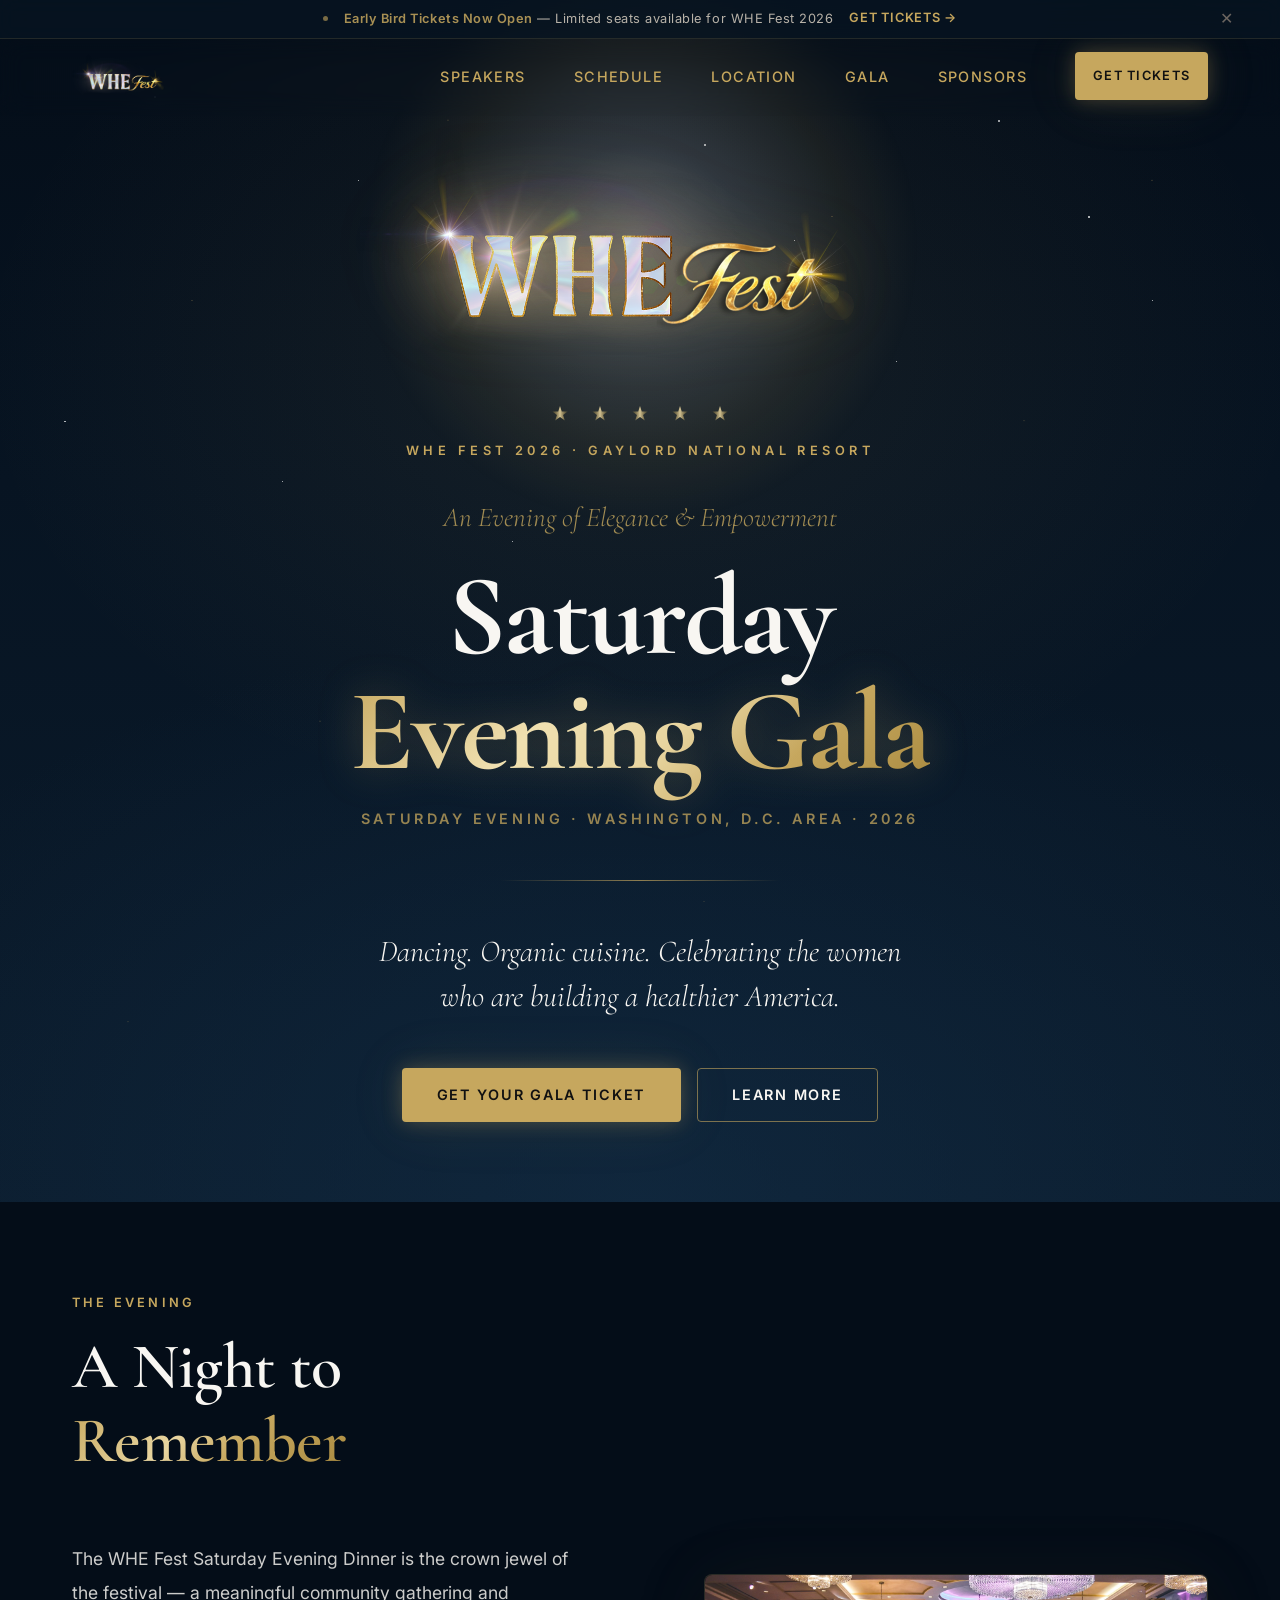
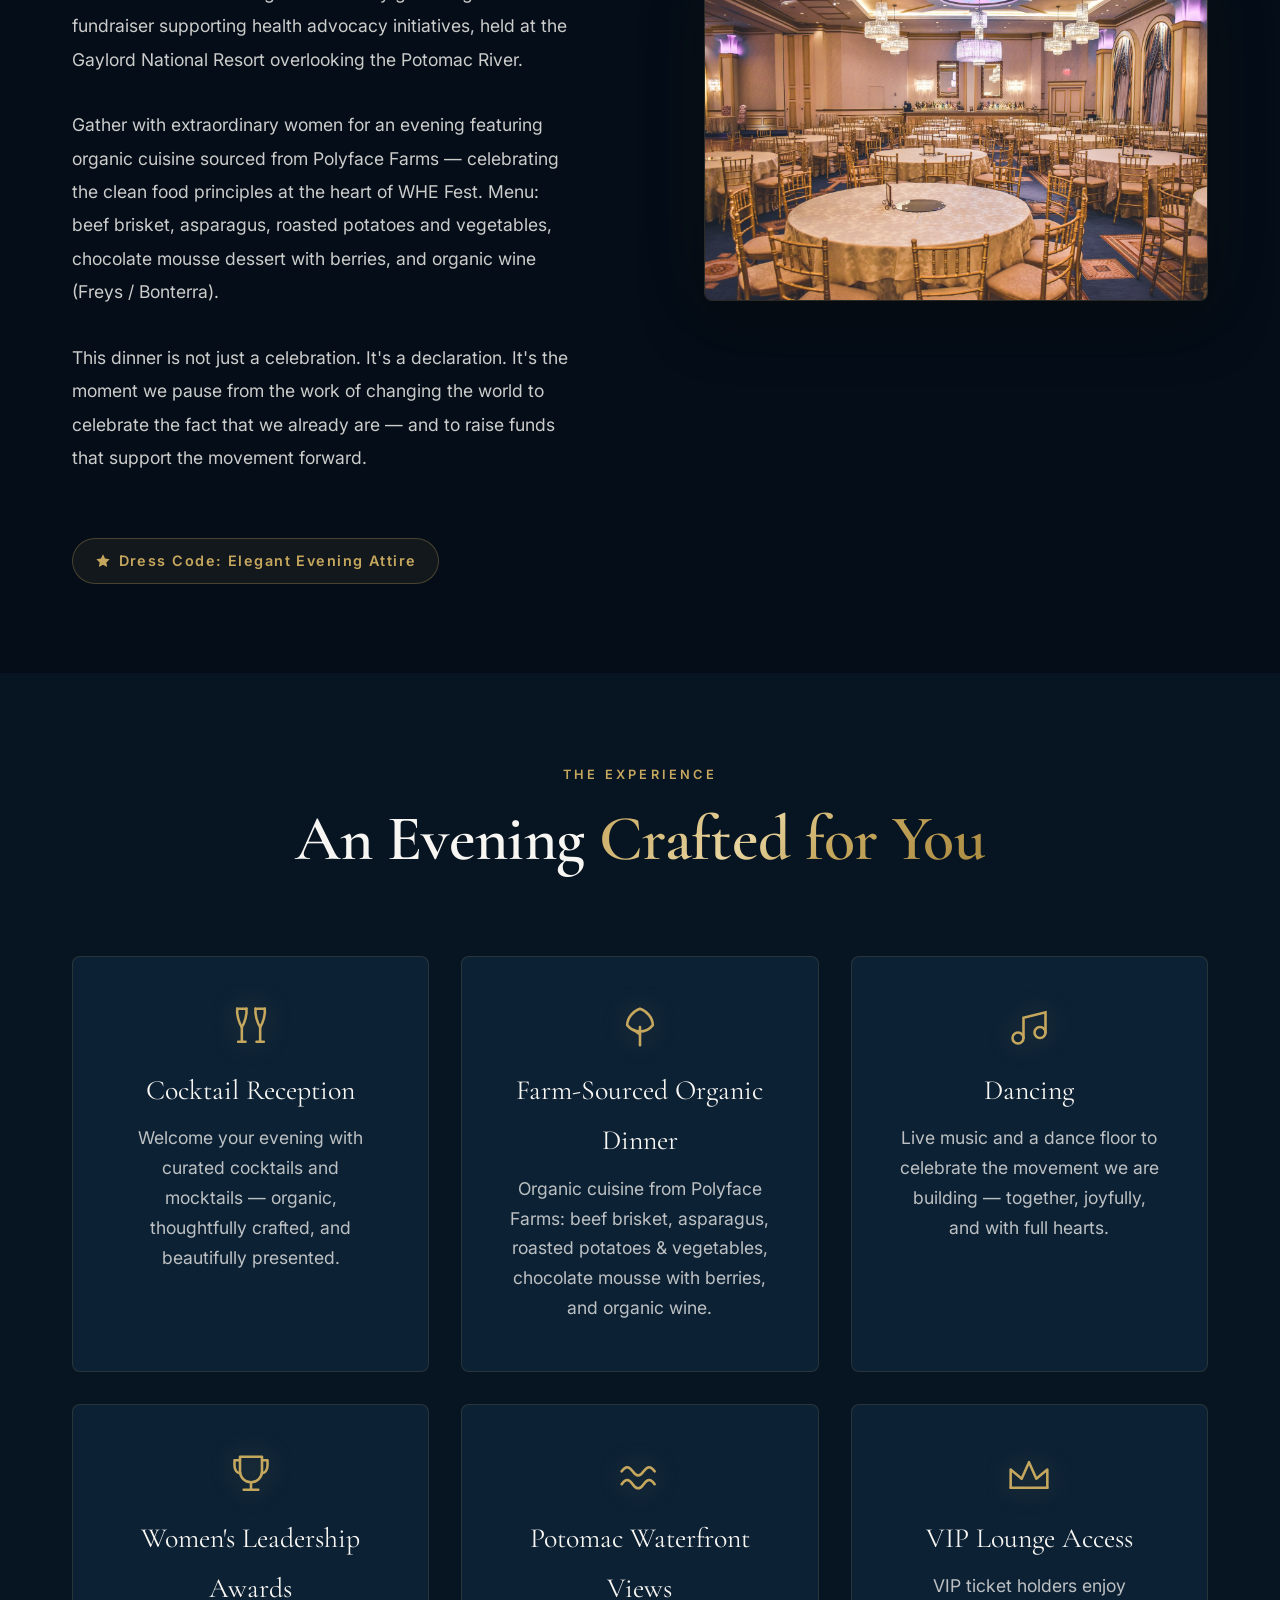
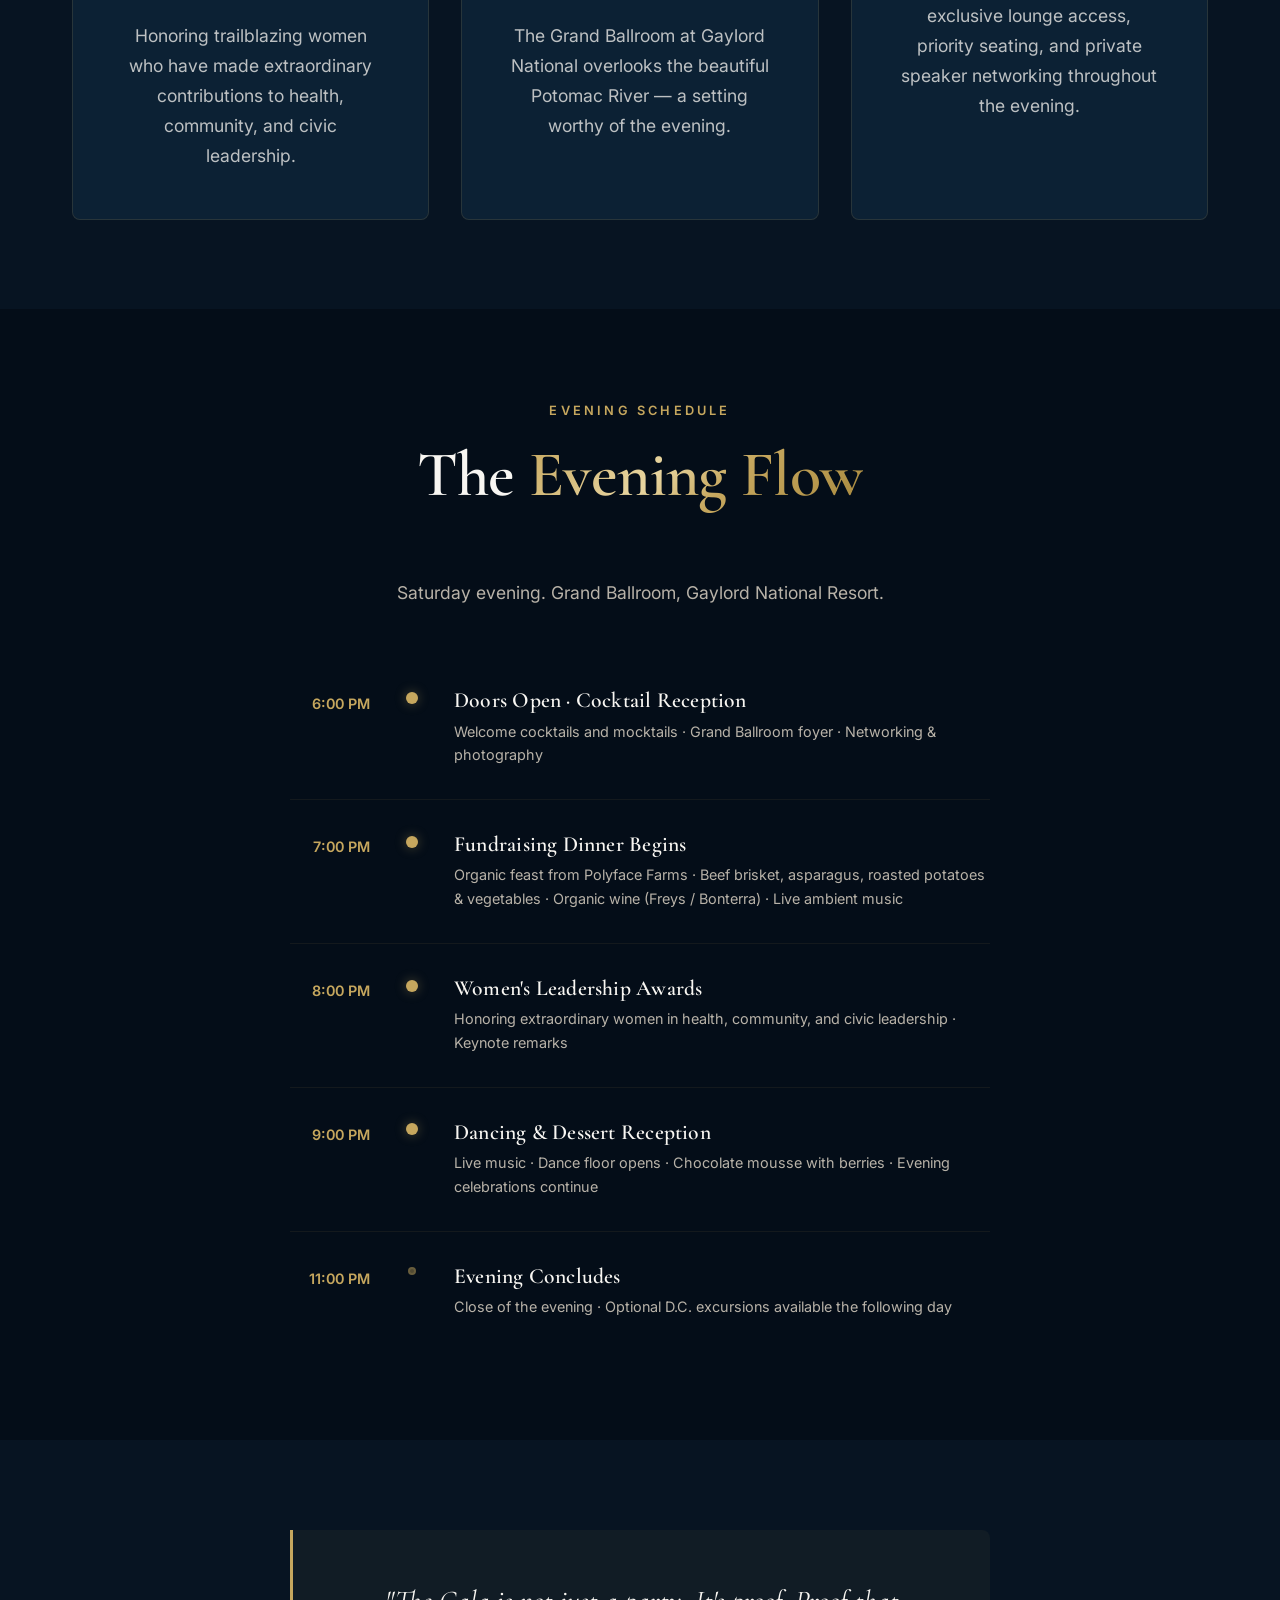
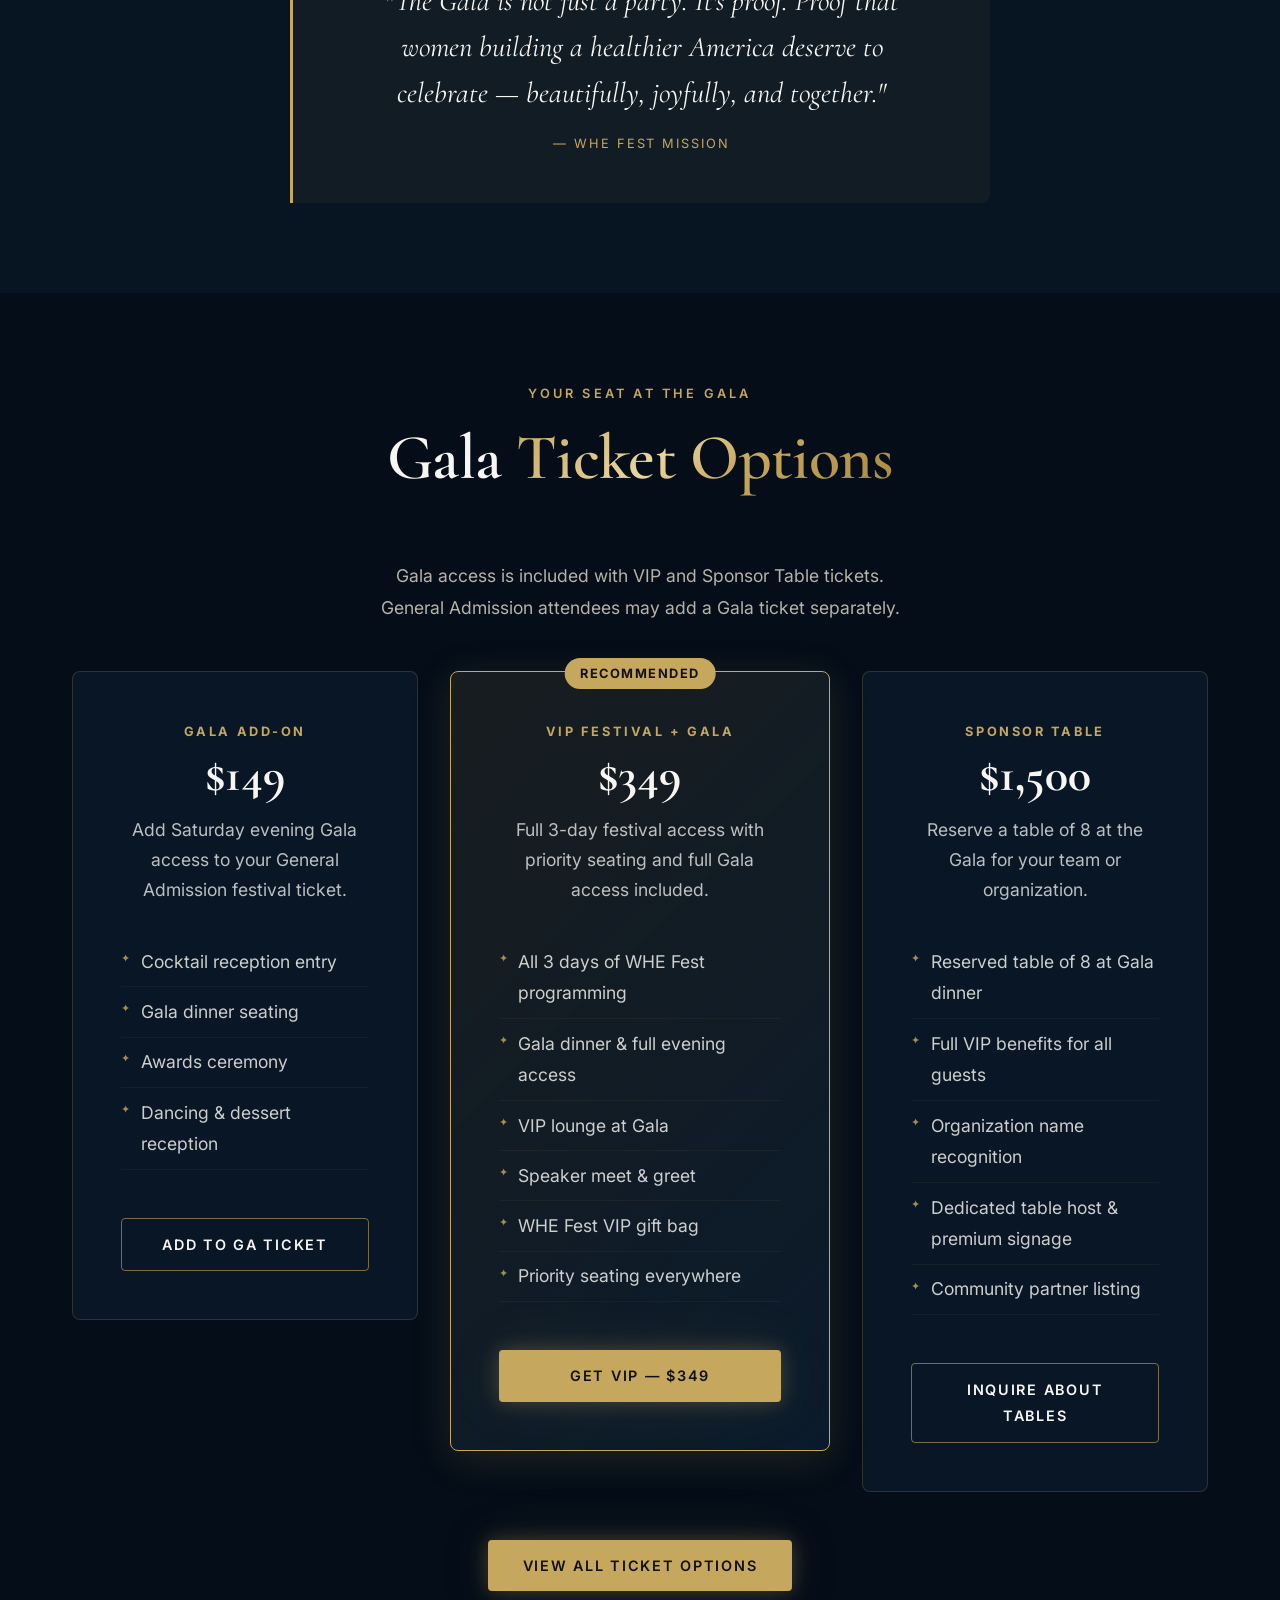
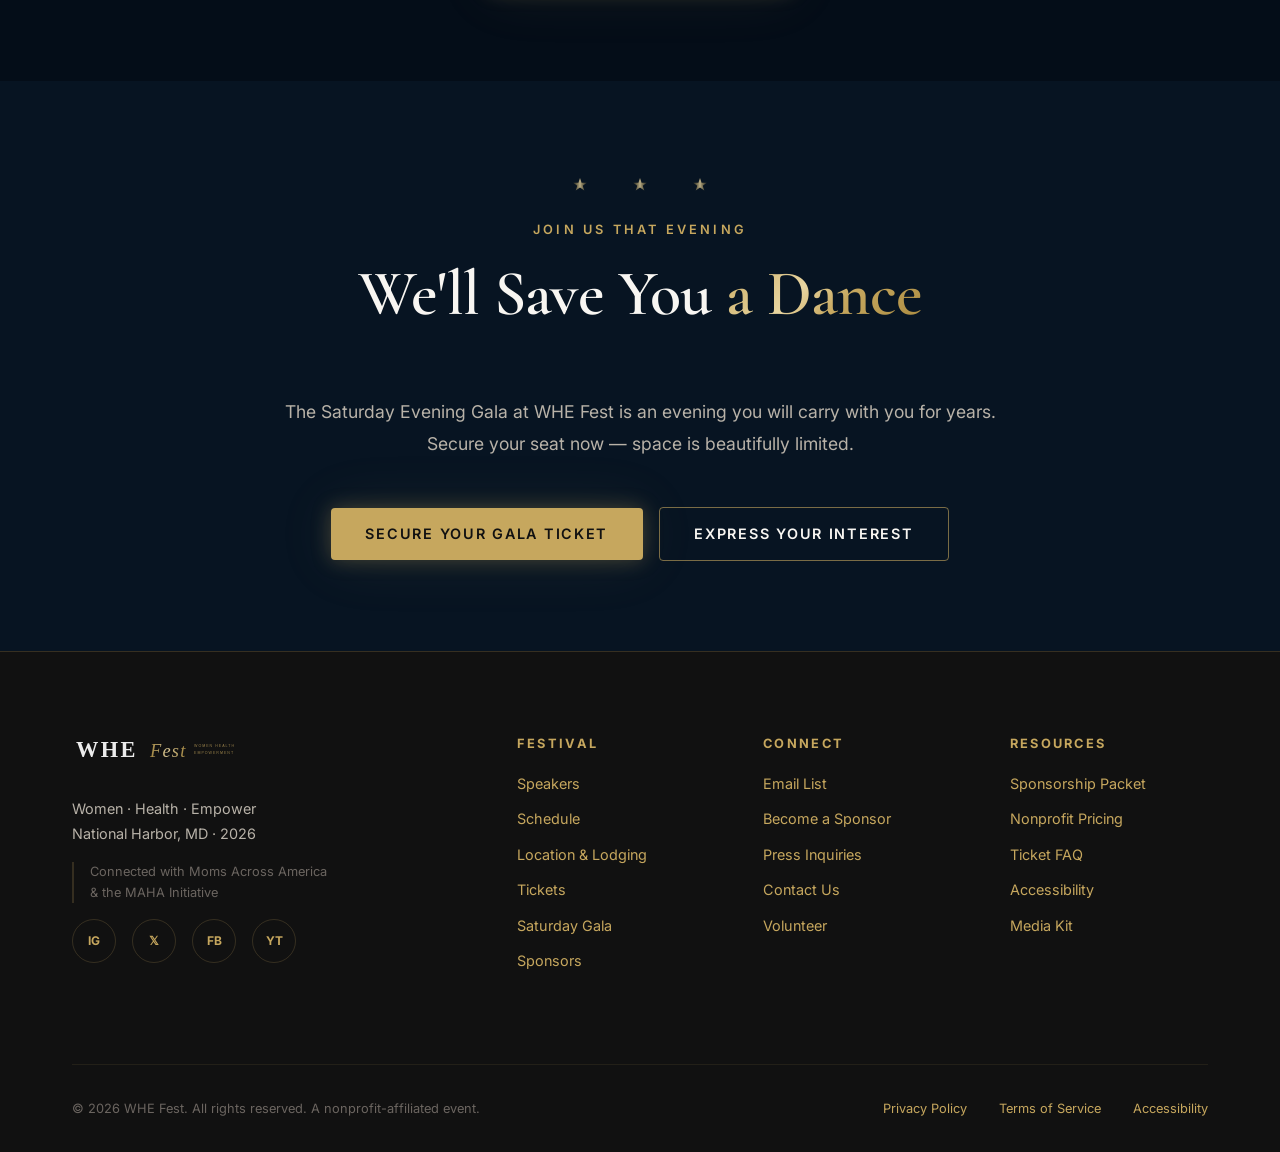
<file: pages/gala.html>
<!DOCTYPE html>
<html lang="en">
<head>
  <meta charset="UTF-8" />
  <meta name="viewport" content="width=device-width, initial-scale=1.0" />
  <meta name="theme-color" content="#071422" />
  <link rel="apple-touch-icon" href="../assets/favicon.svg?v=2" />
  <title>Saturday Evening Gala — WHE Fest 2026</title>
  <meta name="description" content="The WHE Fest Saturday Evening Gala — a glamorous evening of dancing, organic cuisine, and celebration at the Gaylord National Resort." />
  <meta property="og:type"        content="website" />
  <meta property="og:title"       content="Saturday Evening Gala — WHE Fest 2026" />
  <meta property="og:description" content="An evening of dancing, organic cuisine, and empowerment. The WHE Fest Saturday Gala at the Gaylord National Resort." />
  <meta property="og:url"         content="https://whefest.org/pages/gala.html" />
  <meta property="og:image"       content="https://whefest.org/assets/og-image.jpg" />
  <link rel="canonical" href="https://whefest.org/pages/gala.html" />
  <link rel="preconnect" href="https://fonts.googleapis.com" />
  <link rel="preconnect" href="https://fonts.gstatic.com" crossorigin />
  <link href="https://fonts.googleapis.com/css2?family=Cormorant+Garamond:ital,wght@0,500;0,600;0,700;1,400;1,500&family=Playfair+Display:ital,wght@0,700;1,400&family=Inter:wght@400;500;600;700&display=swap" rel="stylesheet" />
  <link rel="icon" type="image/svg+xml" href="../assets/favicon.svg?v=2" />
  <link rel="icon" href="../assets/favicon.ico" sizes="any" />
  <link rel="stylesheet" href="../css/design-system.css" />
  <link rel="stylesheet" href="../css/components.css" />
  <style>
    /* =============================================
       GALA PAGE — NAVY DARK THEME OVERRIDE
       Reverses the site-wide light theme back to
       the deep navy evening aesthetic.
    ============================================= */

    /* Force dark background and white text for Gala */
    body {
      background-color: #071422 !important;
      color: var(--soft-white) !important;
    }

    h1, h2, h3, h4, h5, h6 {
      color: var(--soft-white) !important;
    }

    a {
      color: var(--deep-gold) !important;
    }
    a:hover {
      color: var(--gold-light) !important;
    }

    /* Gala nav — dark bg */
    .nav.scrolled {
      background: rgba(7, 20, 34, 0.95) !important;
    }

    /* Gold outline btn for dark background */
    .btn--outline {
      color: var(--soft-white) !important;
      border-color: rgba(198,167,94,0.6) !important;
    }
    .btn--outline:hover {
      background: rgba(198,167,94,0.15) !important;
      color: var(--deep-gold) !important;
    }

    /* ---- Gala Hero ---- */
    .gala-hero {
      position: relative;
      min-height: 100vh;
      display: flex;
      align-items: center;
      justify-content: center;
      overflow: hidden;
      background: #071422;
    }

    .gala-hero__bg {
      position: absolute;
      inset: 0;
      background:
        radial-gradient(ellipse 80% 60% at 50% 30%, rgba(198,167,94,0.08) 0%, transparent 65%),
        radial-gradient(ellipse 120% 80% at 50% 100%, rgba(19,46,71,0.6) 0%, transparent 60%),
        linear-gradient(180deg, #040D18 0%, #071422 40%, #0B1C2D 100%);
    }

    /* ---- Floating sparkles ---- */
    .gala-hero__sparkles {
      position: absolute;
      inset: 0;
      pointer-events: none;
      overflow: hidden;
    }

    /* 4-point star shape built from box-shadow spikes */
    .sp {
      position: absolute;
      width: 2px;
      height: 2px;
      background: transparent;
      opacity: 0;
      animation: sparkleRise var(--dur, 5s) ease-in-out var(--del, 0s) infinite;
    }

    .sp--w { /* white / silver */
      box-shadow:
        0 calc(-1 * var(--r, 7px)) 0 rgba(255,255,255,0.90),
        0 var(--r, 7px)            0 rgba(255,255,255,0.90),
        calc(-1 * var(--r, 7px)) 0 0 rgba(255,255,255,0.90),
        var(--r, 7px)            0 0 rgba(255,255,255,0.90),
        0 0 var(--g, 5px) 2px rgba(255,255,255,0.35);
    }

    .sp--g { /* warm gold */
      box-shadow:
        0 calc(-1 * var(--r, 7px)) 0 rgba(228,196,110,0.90),
        0 var(--r, 7px)            0 rgba(228,196,110,0.90),
        calc(-1 * var(--r, 7px)) 0 0 rgba(228,196,110,0.90),
        var(--r, 7px)            0 0 rgba(228,196,110,0.90),
        0 0 var(--g, 5px) 2px rgba(198,167,94,0.40);
    }

    @keyframes sparkleRise {
      0%   { opacity: 0;    transform: translateY(0)    scale(0.2) rotate(0deg);  }
      18%  { opacity: 1;    transform: translateY(-10px) scale(1)   rotate(12deg); }
      72%  { opacity: 0.45; transform: translateY(-28px) scale(0.7) rotate(28deg);}
      100% { opacity: 0;    transform: translateY(-46px) scale(0.1) rotate(45deg);}
    }

    /* Animated star field */
    .gala-hero__stars {
      position: absolute;
      inset: 0;
      overflow: hidden;
      pointer-events: none;
    }

    .star {
      position: absolute;
      border-radius: 50%;
      background: rgba(255,255,255,0.8);
      animation: twinkle var(--duration, 3s) ease-in-out infinite;
      animation-delay: var(--delay, 0s);
    }

    @keyframes twinkle {
      0%, 100% { opacity: 0.2; transform: scale(1); }
      50% { opacity: 1; transform: scale(1.3); }
    }

    /* Gold dust particles */
    .gala-hero__dust {
      position: absolute;
      inset: 0;
      background-image:
        radial-gradient(1px 1px at 15% 25%, rgba(198,167,94,0.4), transparent),
        radial-gradient(1px 1px at 35% 10%, rgba(198,167,94,0.3), transparent),
        radial-gradient(1px 1px at 65% 18%, rgba(198,167,94,0.5), transparent),
        radial-gradient(1px 1px at 80% 35%, rgba(198,167,94,0.3), transparent),
        radial-gradient(1px 1px at 25% 60%, rgba(198,167,94,0.35), transparent),
        radial-gradient(1px 1px at 55% 75%, rgba(198,167,94,0.25), transparent),
        radial-gradient(1px 1px at 90% 15%, rgba(198,167,94,0.4), transparent),
        radial-gradient(1px 1px at 10% 85%, rgba(198,167,94,0.3), transparent);
      pointer-events: none;
    }

    .gala-hero__content {
      position: relative;
      z-index: 2;
      text-align: center;
      padding: var(--space-3xl) var(--space-lg) var(--space-2xl);
      max-width: 900px;
      width: 100%;
    }

    .gala-hero__preheading {
      font-family: var(--font-body);
      font-size: var(--text-xs);
      font-weight: 600;
      letter-spacing: 0.35em;
      text-transform: uppercase;
      color: var(--deep-gold);
      opacity: 0;
      animation: fadeInDown 0.8s ease 0.3s forwards;
      margin-bottom: var(--space-lg);
    }

    .gala-hero__eyebrow {
      font-family: var(--font-accent);
      font-style: italic;
      font-size: clamp(1.1rem, 2.5vw, 1.7rem);
      font-weight: 300;
      color: rgba(198,167,94,0.8);
      opacity: 0;
      animation: fadeInDown 0.8s ease 0.5s forwards;
      margin-bottom: var(--space-md);
    }

    .gala-hero__title {
      font-family: var(--font-heading);
      font-size: clamp(3.5rem, 9vw, 7.5rem);
      font-weight: 800;
      line-height: 1.0;
      letter-spacing: -0.02em;
      color: var(--soft-white);
      opacity: 0;
      animation: heroTitleIn 1.2s cubic-bezier(0.16, 1, 0.3, 1) 0.7s forwards;
      margin-bottom: var(--space-md);
    }

    .gala-hero__title .shimmer {
      background: linear-gradient(135deg, #C6A75E 0%, #F0E0B0 35%, #E8D5A0 55%, #C6A75E 75%, #A8893E 100%);
      -webkit-background-clip: text;
      -webkit-text-fill-color: transparent;
      background-clip: text;
      filter: drop-shadow(0 0 20px rgba(198,167,94,0.35));
    }

    .gala-hero__date {
      font-family: var(--font-body);
      font-size: var(--text-sm);
      font-weight: 600;
      letter-spacing: 0.25em;
      text-transform: uppercase;
      color: rgba(198,167,94,0.75);
      opacity: 0;
      animation: fadeInUp 0.8s ease 1.1s forwards;
      margin-bottom: var(--space-xl);
    }

    .gala-hero__divider {
      width: 0;
      height: 1px;
      background: linear-gradient(90deg, transparent 0%, var(--deep-gold) 50%, transparent 100%);
      max-width: 280px;
      margin: 0 auto var(--space-xl);
      opacity: 0;
      animation: dividerExpand 1.2s ease 1.3s forwards;
    }

    .gala-hero__tagline {
      font-family: var(--font-accent);
      font-style: italic;
      font-size: clamp(1.2rem, 2.8vw, 1.9rem);
      font-weight: 300;
      color: var(--soft-white);
      opacity: 0;
      animation: fadeInUp 0.8s ease 1.5s forwards;
      margin-bottom: var(--space-xl);
      line-height: 1.5;
    }

    .gala-hero__ctas {
      display: flex;
      gap: var(--space-md);
      justify-content: center;
      flex-wrap: wrap;
      opacity: 0;
      animation: fadeInUp 0.8s ease 1.7s forwards;
    }

    .gala-hero__scroll-cue { display: none; }

    /* ---- Gala Hero Logo + Spotlight ---- */
    .gala-hero__logo-wrap {
      position: relative;
      display: inline-block;
      margin-bottom: var(--space-lg);
      opacity: 0;
      overflow: visible;
      animation: fadeInDown 0.9s ease 0.05s forwards;
    }

    .gala-hero__spotlight {
      position: absolute;
      top: 50%;
      left: 50%;
      transform: translate(-50%, -50%);
      width: 580px;
      height: 580px;
      border-radius: 50%;
      background: radial-gradient(circle at 50% 50%,
        rgba(255,255,255,0.32)  0%,
        rgba(255,255,255,0.14) 25%,
        rgba(198,167,94,0.08)  50%,
        transparent            68%);
      pointer-events: none;
      z-index: 0;
      animation: spotlightPulse 3.8s ease-in-out infinite;
    }

    @keyframes spotlightPulse {
      0%, 100% { opacity: 0.80; transform: translate(-50%, -50%) scale(1);    }
      50%       { opacity: 1;    transform: translate(-50%, -50%) scale(1.12); }
    }

    .gala-hero__logo {
      position: relative;
      z-index: 1;
      width: min(500px, 80vw);
      height: auto;
      display: block;
      transform: translateX(-6%);
      filter:
        drop-shadow(0 4px 16px rgba(168,137,62,0.18))
        drop-shadow(0 0 32px rgba(198,167,94,0.35));
    }


    /* ---- Gala Sections ---- */
    .gala-section {
      padding: var(--section-padding) 0;
      position: relative;
    }

    .gala-section--dark {
      background-color: #040D18;
    }

    .gala-section--navy {
      background-color: #071422;
    }

    .gala-section--mid {
      background: linear-gradient(180deg, #071422 0%, #0B1C2D 100%);
    }

    /* ---- Gala Evening Overview ---- */
    .gala-overview {
      display: grid;
      grid-template-columns: 1fr 1fr;
      gap: var(--space-3xl);
      align-items: center;
    }

    .gala-overview__text h2 {
      color: var(--soft-white) !important;
    }

    .gala-overview__body {
      color: var(--soft-white);
      opacity: 0.82;
      font-size: var(--text-base);
      line-height: 1.9;
      margin-bottom: var(--space-lg);
      max-width: 58ch;
    }

    /* ---- Gala Visual / Illustration ---- */
    .gala-illustration {
      border-radius: var(--border-radius-lg);
      overflow: hidden;
      border: 1px solid rgba(198,167,94,0.2);
      box-shadow: 0 20px 60px rgba(0,0,0,0.4), 0 0 80px rgba(198,167,94,0.06);
      background: #040D18;
    }

    /* ---- Experience Grid ---- */
    .gala-experience-grid {
      display: grid;
      grid-template-columns: repeat(3, 1fr);
      gap: var(--space-lg);
    }

    .gala-exp-card {
      background: rgba(19,46,71,0.5);
      border: 1px solid rgba(198,167,94,0.15);
      border-radius: var(--border-radius-lg);
      padding: var(--space-xl);
      text-align: center;
      transition: all var(--transition-base);
      position: relative;
      overflow: hidden;
    }

    .gala-exp-card::before {
      content: '';
      position: absolute;
      top: 0;
      left: 0;
      right: 0;
      height: 2px;
      background: linear-gradient(90deg, transparent, var(--deep-gold), transparent);
      opacity: 0;
      transition: opacity var(--transition-base);
    }

    .gala-exp-card:hover {
      border-color: rgba(198,167,94,0.35);
      background: rgba(19,46,71,0.75);
      box-shadow: 0 8px 40px rgba(198,167,94,0.1);
      transform: translateY(-4px);
    }

    .gala-exp-card:hover::before {
      opacity: 1;
    }

    .gala-exp-card__icon {
      font-size: 2.2rem;
      margin-bottom: var(--space-md);
      line-height: 1;
      filter: drop-shadow(0 0 12px rgba(198,167,94,0.3));
    }

    .gala-exp-card__title {
      font-family: var(--font-heading);
      font-size: var(--text-xl);
      color: var(--soft-white) !important;
      margin-bottom: var(--space-sm);
    }

    .gala-exp-card__desc {
      font-size: var(--text-base);
      color: var(--soft-white);
      opacity: 0.75;
      line-height: 1.7;
    }

    /* ---- Ticket Tiers for Gala ---- */
    .gala-tickets-grid {
      display: grid;
      grid-template-columns: 1fr 1.1fr 1fr;
      gap: var(--space-lg);
      align-items: start;
    }

    .gala-ticket {
      background: rgba(11,28,45,0.7);
      border: 1px solid rgba(198,167,94,0.2);
      border-radius: var(--border-radius-lg);
      padding: var(--space-xl);
      text-align: center;
      transition: all var(--transition-base);
      position: relative;
    }

    .gala-ticket:hover {
      border-color: rgba(198,167,94,0.45);
      box-shadow: 0 12px 40px rgba(198,167,94,0.12);
      transform: translateY(-4px);
    }

    .gala-ticket--featured {
      border-color: var(--deep-gold);
      background: linear-gradient(135deg, rgba(198,167,94,0.1) 0%, rgba(11,28,45,0.9) 100%);
      box-shadow: 0 8px 40px rgba(198,167,94,0.15);
    }

    .gala-ticket__badge {
      position: absolute;
      top: -14px;
      left: 50%;
      transform: translateX(-50%);
      background: var(--deep-gold);
      color: var(--rich-black);
      font-size: var(--text-xs);
      font-weight: 700;
      letter-spacing: 0.12em;
      text-transform: uppercase;
      padding: 0.3em 1.2em;
      border-radius: 100px;
      white-space: nowrap;
    }

    .gala-ticket__tier {
      font-size: var(--text-xs);
      font-weight: 700;
      letter-spacing: 0.2em;
      text-transform: uppercase;
      color: var(--deep-gold);
      margin-bottom: var(--space-sm);
    }

    .gala-ticket__price {
      font-family: var(--font-heading);
      font-size: clamp(2rem, 4vw, 3rem);
      font-weight: 700;
      color: var(--soft-white) !important;
      line-height: 1;
      margin-bottom: var(--space-md);
    }

    .gala-ticket__desc {
      font-size: var(--text-base);
      color: var(--soft-white);
      opacity: 0.75;
      line-height: 1.7;
      margin-bottom: var(--space-lg);
    }

    .gala-ticket__features {
      list-style: none;
      text-align: left;
      margin-bottom: var(--space-xl);
    }

    .gala-ticket__features li {
      font-size: var(--text-base);
      color: var(--soft-white);
      opacity: 0.82;
      padding: 0.5em 0;
      border-bottom: 1px solid rgba(198,167,94,0.08);
      display: flex;
      gap: 0.6em;
      align-items: flex-start;
    }

    .gala-ticket__features li::before {
      content: '✦';
      color: var(--deep-gold);
      font-size: 0.6em;
      flex-shrink: 0;
      padding-top: 0.3em;
    }

    /* ---- Evening Timeline ---- */
    .gala-timeline {
      max-width: 700px;
      margin: 0 auto;
    }

    .gala-timeline-item {
      display: grid;
      grid-template-columns: 80px 20px 1fr;
      gap: var(--space-lg);
      padding: var(--space-lg) 0;
      border-bottom: 1px solid rgba(198,167,94,0.08);
    }

    .gala-timeline-item:last-child {
      border-bottom: none;
    }

    .gala-timeline-item__time {
      font-size: var(--text-sm);
      font-weight: 600;
      color: var(--deep-gold);
      text-align: right;
      padding-top: 0.15em;
    }

    .gala-timeline-item__dot {
      width: 12px;
      height: 12px;
      border-radius: 50%;
      background: var(--deep-gold);
      border: 2px solid rgba(198,167,94,0.3);
      box-shadow: 0 0 12px rgba(198,167,94,0.4);
      margin-top: 0.2em;
      justify-self: center;
    }

    .gala-timeline-item__dot--sm {
      width: 8px;
      height: 8px;
      background: rgba(198,167,94,0.4);
      border-color: rgba(198,167,94,0.2);
      box-shadow: none;
    }

    .gala-timeline-item__content h4 {
      font-size: var(--text-lg);
      font-family: var(--font-heading);
      font-weight: 600;
      color: var(--soft-white) !important;
      margin-bottom: 0.3em;
    }

    .gala-timeline-item__content p {
      font-size: var(--text-sm);
      color: var(--gray-warm);
      line-height: 1.65;
    }

    /* ---- Pull quote ---- */
    .gala-quote {
      border-left: 3px solid var(--deep-gold);
      padding: var(--space-xl) var(--space-2xl);
      background: rgba(198,167,94,0.05);
      border-radius: 0 var(--border-radius-lg) var(--border-radius-lg) 0;
      max-width: 700px;
      margin: 0 auto;
    }

    .gala-quote__text {
      font-family: var(--font-accent);
      font-style: italic;
      font-size: clamp(1.3rem, 2.5vw, 1.8rem);
      color: var(--soft-white);
      line-height: 1.6;
      margin-bottom: var(--space-md);
    }

    .gala-quote__attr {
      font-size: var(--text-xs);
      letter-spacing: 0.15em;
      text-transform: uppercase;
      color: var(--deep-gold);
    }

    /* ---- Dress Code badge ---- */
    .dress-code-badge {
      display: inline-flex;
      align-items: center;
      gap: var(--space-sm);
      background: rgba(198,167,94,0.08);
      border: 1px solid rgba(198,167,94,0.3);
      border-radius: 100px;
      padding: 0.6em 1.5em;
      font-size: var(--text-sm);
      font-weight: 600;
      letter-spacing: 0.1em;
      color: var(--deep-gold);
      margin-top: var(--space-lg);
    }

    /* ---- Animations (mirrors home.css) ---- */
    @keyframes heroTitleIn {
      from { opacity: 0; transform: translateY(40px) scale(0.96); filter: blur(8px); }
      to   { opacity: 1; transform: translateY(0) scale(1); filter: blur(0); }
    }
    @keyframes fadeInUp {
      from { opacity: 0; transform: translateY(24px); }
      to   { opacity: 1; transform: translateY(0); }
    }
    @keyframes fadeInDown {
      from { opacity: 0; transform: translateY(-16px); }
      to   { opacity: 1; transform: translateY(0); }
    }
    @keyframes dividerExpand {
      from { opacity: 0; max-width: 0; width: 0; }
      to   { opacity: 0.7; max-width: 280px; width: 280px; }
    }
    @keyframes scrollPulse {
      0%, 100% { opacity: 0.2; transform: scaleY(0.8); }
      50%       { opacity: 1;   transform: scaleY(1.2); }
    }

    /* ---- Responsive ---- */
    @media (max-width: 1024px) {
      .gala-experience-grid { grid-template-columns: repeat(2, 1fr); }
      .gala-tickets-grid { grid-template-columns: 1fr; max-width: 480px; margin: 0 auto; }
      .gala-ticket--featured { order: -1; }
    }
    @media (max-width: 768px) {
      .gala-overview { grid-template-columns: 1fr; }
      .gala-experience-grid { grid-template-columns: 1fr; }
      .gala-timeline-item {
        grid-template-columns: 60px 14px 1fr;
        gap: var(--space-md);
      }
    }
  </style>
</head>
<body>

  <nav class="nav" id="mainNav" style="background:transparent;">
    <div class="nav__inner">
      <a href="../index.html" class="nav__logo"><img src="../assets/logo-main.png" alt="WHE Fest" class="nav__logo-img" /></a>
      <ul class="nav__links" id="navLinks">
        <li><a href="speakers.html" class="nav__link" style="color:var(--soft-white);">Speakers</a></li>
        <li><a href="schedule.html" class="nav__link" style="color:var(--soft-white);">Schedule</a></li>
        <li><a href="location.html" class="nav__link" style="color:var(--soft-white);">Location</a></li>
        <li><a href="gala.html" class="nav__link nav__link--active" style="color:var(--deep-gold);">Gala</a></li>
        <li><a href="sponsors.html" class="nav__link" style="color:var(--soft-white);">Sponsors</a></li>
        <li><a href="tickets.html" class="btn btn--glow btn--sm">Get Tickets</a></li>
      </ul>
      <button class="nav__toggle" id="navToggle" aria-label="Open menu" aria-expanded="false">
        <span style="background:var(--soft-white);"></span>
        <span style="background:var(--soft-white);"></span>
        <span style="background:var(--soft-white);"></span>
      </button>
    </div>
  </nav>

  <main id="main-content">

  <!-- ==============================
       GALA HERO
  ================================= -->
  <section class="gala-hero" id="gala-hero" aria-label="Gala hero">
    <div class="gala-hero__bg"></div>
    <div class="gala-hero__dust" aria-hidden="true"></div>

    <!-- Star field -->
    <div class="gala-hero__stars" aria-hidden="true">
      <div class="star" style="width:2px;height:2px;top:8%;left:12%;--duration:4s;--delay:0.2s;"></div>
      <div class="star" style="width:1px;height:1px;top:15%;left:28%;--duration:5s;--delay:0.8s;"></div>
      <div class="star" style="width:2px;height:2px;top:6%;left:45%;--duration:3.5s;--delay:1.2s;"></div>
      <div class="star" style="width:1px;height:1px;top:20%;left:62%;--duration:4.5s;--delay:0.5s;"></div>
      <div class="star" style="width:2px;height:2px;top:10%;left:78%;--duration:3s;--delay:1.5s;"></div>
      <div class="star" style="width:1px;height:1px;top:25%;left:90%;--duration:5s;--delay:0s;"></div>
      <div class="star" style="width:1.5px;height:1.5px;top:35%;left:5%;--duration:4s;--delay:2s;"></div>
      <div class="star" style="width:1px;height:1px;top:40%;left:22%;--duration:3.5s;--delay:0.3s;"></div>
      <div class="star" style="width:2px;height:2px;top:12%;left:55%;--duration:6s;--delay:1s;"></div>
      <div class="star" style="width:1px;height:1px;top:30%;left:70%;--duration:4s;--delay:1.8s;"></div>
      <div class="star" style="width:1.5px;height:1.5px;top:18%;left:85%;--duration:3s;--delay:0.6s;"></div>
      <div class="star" style="width:1px;height:1px;top:45%;left:40%;--duration:5s;--delay:1.3s;"></div>
    </div>

    <!-- Floating sparkles — 4-point star shapes that drift upward -->
    <div class="gala-hero__sparkles" aria-hidden="true">
      <!-- White sparkles -->
      <div class="sp sp--w" style="top:72%;left:8%;  --r:6px;--g:4px;--dur:5.5s;--del:0s;"></div>
      <div class="sp sp--w" style="top:55%;left:15%; --r:4px;--g:3px;--dur:7s;  --del:1.4s;"></div>
      <div class="sp sp--w" style="top:80%;left:23%; --r:8px;--g:6px;--dur:6s;  --del:0.6s;"></div>
      <div class="sp sp--w" style="top:62%;left:34%; --r:5px;--g:4px;--dur:5s;  --del:2.8s;"></div>
      <div class="sp sp--w" style="top:48%;left:48%; --r:4px;--g:3px;--dur:6.5s;--del:0.9s;"></div>
      <div class="sp sp--w" style="top:75%;left:57%; --r:7px;--g:5px;--dur:5s;  --del:3.5s;"></div>
      <div class="sp sp--w" style="top:58%;left:67%; --r:5px;--g:4px;--dur:7.5s;--del:1.1s;"></div>
      <div class="sp sp--w" style="top:82%;left:76%; --r:6px;--g:4px;--dur:6s;  --del:2.2s;"></div>
      <div class="sp sp--w" style="top:65%;left:88%; --r:4px;--g:3px;--dur:5.5s;--del:0.3s;"></div>
      <div class="sp sp--w" style="top:40%;left:5%;  --r:5px;--g:4px;--dur:6s;  --del:4.1s;"></div>
      <div class="sp sp--w" style="top:88%;left:42%; --r:4px;--g:3px;--dur:7s;  --del:1.7s;"></div>
      <div class="sp sp--w" style="top:50%;left:92%; --r:6px;--g:5px;--dur:5s;  --del:3s;"></div>
      <!-- Gold sparkles -->
      <div class="sp sp--g" style="top:68%;left:3%;  --r:9px;--g:7px;--dur:6.5s;--del:0.5s;"></div>
      <div class="sp sp--g" style="top:78%;left:18%; --r:6px;--g:5px;--dur:5s;  --del:2s;"></div>
      <div class="sp sp--g" style="top:52%;left:29%; --r:10px;--g:8px;--dur:7s; --del:0.8s;"></div>
      <div class="sp sp--g" style="top:85%;left:52%; --r:7px;--g:5px;--dur:6s;  --del:3.8s;"></div>
      <div class="sp sp--g" style="top:60%;left:72%; --r:9px;--g:7px;--dur:5.5s;--del:1.5s;"></div>
      <div class="sp sp--g" style="top:73%;left:83%; --r:6px;--g:4px;--dur:7.5s;--del:0.2s;"></div>
      <div class="sp sp--g" style="top:44%;left:96%; --r:8px;--g:6px;--dur:6s;  --del:2.6s;"></div>
      <div class="sp sp--g" style="top:90%;left:10%; --r:7px;--g:5px;--dur:5s;  --del:4.5s;"></div>
      <div class="sp sp--g" style="top:35%;left:38%; --r:6px;--g:4px;--dur:6.5s;--del:1.9s;"></div>
      <div class="sp sp--g" style="top:92%;left:62%; --r:8px;--g:6px;--dur:5.5s;--del:3.2s;"></div>
    </div>

    <div class="gala-hero__content">

      <!-- WHE Fest Logo with spotlight glow -->
      <div class="gala-hero__logo-wrap">
        <div class="gala-hero__spotlight" aria-hidden="true"></div>
        <img src="../assets/logo-main.png" alt="WHE Fest" class="gala-hero__logo" />
      </div>

      <!-- Stars ornament -->
      <div style="margin-bottom: var(--space-md); opacity:0; animation: fadeInDown 0.8s ease 0.2s forwards;" aria-hidden="true">
        <svg viewBox="0 0 220 18" width="220" height="18" style="display:block;margin:0 auto;">
          <defs>
            <linearGradient id="gG" x1="0%" y1="0%" x2="100%" y2="0%">
              <stop offset="0%" style="stop-color:#A8893E;stop-opacity:0.2"/>
              <stop offset="50%" style="stop-color:#E8D5A0;stop-opacity:0.9"/>
              <stop offset="100%" style="stop-color:#A8893E;stop-opacity:0.2"/>
            </linearGradient>
          </defs>
          <polygon points="30,1 31.8,6.5 37.7,6.5 33.1,9.9 34.8,15.4 30,12 25.2,15.4 26.9,9.9 22.3,6.5 28.2,6.5" fill="url(#gG)"/>
          <polygon points="70,1 71.8,6.5 77.7,6.5 73.1,9.9 74.8,15.4 70,12 65.2,15.4 66.9,9.9 62.3,6.5 68.2,6.5" fill="url(#gG)"/>
          <polygon points="110,1 111.8,6.5 117.7,6.5 113.1,9.9 114.8,15.4 110,12 105.2,15.4 106.9,9.9 102.3,6.5 108.2,6.5" fill="url(#gG)"/>
          <polygon points="150,1 151.8,6.5 157.7,6.5 153.1,9.9 154.8,15.4 150,12 145.2,15.4 146.9,9.9 142.3,6.5 148.2,6.5" fill="url(#gG)"/>
          <polygon points="190,1 191.8,6.5 197.7,6.5 193.1,9.9 194.8,15.4 190,12 185.2,15.4 186.9,9.9 182.3,6.5 188.2,6.5" fill="url(#gG)"/>
        </svg>
      </div>

      <p class="gala-hero__preheading">WHE Fest 2026 · Gaylord National Resort</p>
      <p class="gala-hero__eyebrow">An Evening of Elegance &amp; Empowerment</p>

      <h1 class="gala-hero__title">Saturday<br/><span class="shimmer">Evening Gala</span></h1>

      <p class="gala-hero__date">Saturday Evening · Washington, D.C. Area · 2026</p>

      <div class="gala-hero__divider" aria-hidden="true"></div>

      <p class="gala-hero__tagline">
        Dancing. Organic cuisine. Celebrating the women<br/>
        who are building a healthier America.
      </p>

      <div class="gala-hero__ctas">
        <a href="tickets.html" class="btn btn--glow">Get Your Gala Ticket</a>
        <a href="#gala-overview" class="btn btn--outline">Learn More</a>
      </div>
    </div>

    <div class="gala-hero__scroll-cue" aria-hidden="true">
      <span></span>
      <span></span>
      <span></span>
    </div>
  </section>


  <!-- ==============================
       GALA OVERVIEW
  ================================= -->
  <section class="gala-section gala-section--dark" id="gala-overview">
    <div class="container">
      <div class="gala-overview">
        <div class="gala-overview__text reveal">
          <p class="section-label">The Evening</p>
          <h2>A Night to <span class="text-shimmer">Remember</span></h2>
          <hr class="divider divider-reveal" aria-hidden="true"/>
          <p class="gala-overview__body">
            The WHE Fest Saturday Evening Dinner is the crown jewel of the festival — a meaningful community gathering and fundraiser supporting health advocacy initiatives, held at the Gaylord National Resort overlooking the Potomac River.
          </p>
          <p class="gala-overview__body">
            Gather with extraordinary women for an evening featuring organic cuisine sourced from Polyface Farms — celebrating the clean food principles at the heart of WHE Fest. Menu: beef brisket, asparagus, roasted potatoes and vegetables, chocolate mousse dessert with berries, and organic wine (Freys / Bonterra).
          </p>
          <p class="gala-overview__body">
            This dinner is not just a celebration. It's a declaration. It's the moment we pause from the work of changing the world to celebrate the fact that we already are — and to raise funds that support the movement forward.
          </p>
          <div class="dress-code-badge">
            <svg viewBox="0 0 24 24" width="16" height="16" fill="currentColor"><path d="M12 2l3.09 6.26L22 9.27l-5 4.87 1.18 6.88L12 17.77l-6.18 3.25L7 14.14 2 9.27l6.91-1.01L12 2z"/></svg>
            Dress Code: Elegant Evening Attire
          </div>
        </div>

        <!-- Gala Ballroom Photo -->
        <div class="reveal reveal-delay-2">
          <div class="gala-illustration">
            <img src="../assets/gala-ballroom.jpg"
                 alt="Elegant ballroom at Gaylord National Resort set for an evening gala"
                 style="width:100%;height:100%;object-fit:cover;display:block;" />
          </div>
        </div>
      </div>
    </div>
  </section>


  <!-- ==============================
       GALA EXPERIENCE
  ================================= -->
  <section class="gala-section gala-section--navy">
    <div class="container">
      <div class="text-center mb-xl">
        <p class="section-label reveal">The Experience</p>
        <h2 class="reveal reveal-delay-1">An Evening <span class="text-shimmer">Crafted for You</span></h2>
        <hr class="divider divider--wide divider-reveal reveal-delay-2 mx-auto" aria-hidden="true"/>
      </div>

      <div class="gala-experience-grid">
        <div class="gala-exp-card reveal">
          <div class="gala-exp-card__icon" style="color:var(--deep-gold);display:flex;justify-content:center;">
            <svg viewBox="0 0 24 24" width="44" height="44" fill="none" stroke="currentColor" stroke-width="1.4" stroke-linecap="round" aria-hidden="true">
              <!-- Left champagne flute -->
              <line x1="4.5" y1="2" x2="9.5" y2="2"/>
              <path d="M4.5 2 C4 5 5.5 10 7 12"/>
              <path d="M9.5 2 C10 5 8.5 10 7 12"/>
              <line x1="7" y1="12" x2="7" y2="20"/>
              <line x1="5" y1="20" x2="9" y2="20"/>
              <!-- Right champagne flute -->
              <line x1="14.5" y1="2" x2="19.5" y2="2"/>
              <path d="M14.5 2 C14 5 15.5 10 17 12"/>
              <path d="M19.5 2 C20 5 18.5 10 17 12"/>
              <line x1="17" y1="12" x2="17" y2="20"/>
              <line x1="15" y1="20" x2="19" y2="20"/>
            </svg>
          </div>
          <div class="gala-exp-card__title">Cocktail Reception</div>
          <div class="gala-exp-card__desc">Welcome your evening with curated cocktails and mocktails — organic, thoughtfully crafted, and beautifully presented.</div>
        </div>
        <div class="gala-exp-card reveal reveal-delay-1">
          <div class="gala-exp-card__icon" style="color:var(--deep-gold);display:flex;justify-content:center;">
            <svg viewBox="0 0 24 24" width="44" height="44" fill="none" stroke="currentColor" stroke-width="1.4" stroke-linecap="round" aria-hidden="true"><path d="M12 22V12"/><path d="M5 11c0-4 3.5-8 7-9 3.5 1 7 5 7 9-2 2.5-5 3.5-7 3.5S7 13.5 5 11z"/><path d="M12 16l-3.5-2.5"/></svg>
          </div>
          <div class="gala-exp-card__title">Farm-Sourced Organic Dinner</div>
          <div class="gala-exp-card__desc">Organic cuisine from Polyface Farms: beef brisket, asparagus, roasted potatoes &amp; vegetables, chocolate mousse with berries, and organic wine.</div>
        </div>
        <div class="gala-exp-card reveal reveal-delay-2">
          <div class="gala-exp-card__icon" style="color:var(--deep-gold);display:flex;justify-content:center;">
            <svg viewBox="0 0 24 24" width="44" height="44" fill="none" stroke="currentColor" stroke-width="1.4" stroke-linecap="round" aria-hidden="true"><circle cx="6" cy="18" r="3"/><circle cx="18" cy="15" r="3"/><polyline points="9,18 9,7 21,4 21,15"/></svg>
          </div>
          <div class="gala-exp-card__title">Dancing</div>
          <div class="gala-exp-card__desc">Live music and a dance floor to celebrate the movement we are building — together, joyfully, and with full hearts.</div>
        </div>
        <div class="gala-exp-card reveal reveal-delay-3">
          <div class="gala-exp-card__icon" style="color:var(--deep-gold);display:flex;justify-content:center;">
            <svg viewBox="0 0 24 24" width="44" height="44" fill="none" stroke="currentColor" stroke-width="1.4" stroke-linecap="round" stroke-linejoin="round" aria-hidden="true"><path d="M6 2h12v8a6 6 0 0 1-12 0V2z"/><path d="M6 4H3v3c0 2.5 1.5 4 3 4"/><path d="M18 4h3v3c0 2.5-1.5 4-3 4"/><line x1="12" y1="16" x2="12" y2="20"/><line x1="8" y1="20" x2="16" y2="20"/></svg>
          </div>
          <div class="gala-exp-card__title">Women's Leadership Awards</div>
          <div class="gala-exp-card__desc">Honoring trailblazing women who have made extraordinary contributions to health, community, and civic leadership.</div>
        </div>
        <div class="gala-exp-card reveal reveal-delay-4">
          <div class="gala-exp-card__icon" style="color:var(--deep-gold);display:flex;justify-content:center;">
            <svg viewBox="0 0 24 24" width="44" height="44" fill="none" stroke="currentColor" stroke-width="1.4" stroke-linecap="round" aria-hidden="true"><path d="M2 10c2-3 4-3 6 0s4 3 6 0 4-3 6 0"/><path d="M2 17c2-3 4-3 6 0s4 3 6 0 4-3 6 0"/></svg>
          </div>
          <div class="gala-exp-card__title">Potomac Waterfront Views</div>
          <div class="gala-exp-card__desc">The Grand Ballroom at Gaylord National overlooks the beautiful Potomac River — a setting worthy of the evening.</div>
        </div>
        <div class="gala-exp-card reveal">
          <div class="gala-exp-card__icon" style="color:var(--deep-gold);display:flex;justify-content:center;">
            <svg viewBox="0 0 24 24" width="44" height="44" fill="none" stroke="currentColor" stroke-width="1.4" stroke-linecap="round" stroke-linejoin="round" aria-hidden="true"><polyline points="2,19 2,9 8,14 12,5 16,14 22,9 22,19"/><line x1="2" y1="19" x2="22" y2="19"/></svg>
          </div>
          <div class="gala-exp-card__title">VIP Lounge Access</div>
          <div class="gala-exp-card__desc">VIP ticket holders enjoy exclusive lounge access, priority seating, and private speaker networking throughout the evening.</div>
        </div>
      </div>
    </div>
  </section>


  <!-- ==============================
       EVENING TIMELINE
  ================================= -->
  <section class="gala-section gala-section--dark">
    <div class="container">
      <div class="text-center mb-xl">
        <p class="section-label reveal">Evening Schedule</p>
        <h2 class="reveal reveal-delay-1">The <span class="text-shimmer">Evening Flow</span></h2>
        <hr class="divider divider--wide divider-reveal reveal-delay-2 mx-auto" aria-hidden="true"/>
        <p class="reveal reveal-delay-2" style="color:var(--gray-warm); max-width:500px; margin:0 auto;">
          Saturday evening. Grand Ballroom, Gaylord National Resort.
        </p>
      </div>

      <div class="gala-timeline reveal reveal-delay-2">
        <div class="gala-timeline-item">
          <div class="gala-timeline-item__time">6:00 PM</div>
          <div class="gala-timeline-item__dot"></div>
          <div class="gala-timeline-item__content">
            <h4>Doors Open · Cocktail Reception</h4>
            <p>Welcome cocktails and mocktails · Grand Ballroom foyer · Networking &amp; photography</p>
          </div>
        </div>
        <div class="gala-timeline-item">
          <div class="gala-timeline-item__time">7:00 PM</div>
          <div class="gala-timeline-item__dot"></div>
          <div class="gala-timeline-item__content">
            <h4>Fundraising Dinner Begins</h4>
            <p>Organic feast from Polyface Farms · Beef brisket, asparagus, roasted potatoes &amp; vegetables · Organic wine (Freys / Bonterra) · Live ambient music</p>
          </div>
        </div>
        <div class="gala-timeline-item">
          <div class="gala-timeline-item__time">8:00 PM</div>
          <div class="gala-timeline-item__dot"></div>
          <div class="gala-timeline-item__content">
            <h4>Women's Leadership Awards</h4>
            <p>Honoring extraordinary women in health, community, and civic leadership · Keynote remarks</p>
          </div>
        </div>
        <div class="gala-timeline-item">
          <div class="gala-timeline-item__time">9:00 PM</div>
          <div class="gala-timeline-item__dot"></div>
          <div class="gala-timeline-item__content">
            <h4>Dancing &amp; Dessert Reception</h4>
            <p>Live music · Dance floor opens · Chocolate mousse with berries · Evening celebrations continue</p>
          </div>
        </div>
        <div class="gala-timeline-item">
          <div class="gala-timeline-item__time">11:00 PM</div>
          <div class="gala-timeline-item__dot gala-timeline-item__dot--sm"></div>
          <div class="gala-timeline-item__content">
            <h4>Evening Concludes</h4>
            <p>Close of the evening · Optional D.C. excursions available the following day</p>
          </div>
        </div>
      </div>
    </div>
  </section>


  <!-- ==============================
       QUOTE / INSPIRATION
  ================================= -->
  <section class="gala-section gala-section--navy">
    <div class="container text-center">
      <div class="gala-quote reveal">
        <p class="gala-quote__text">
          "The Gala is not just a party. It's proof. Proof that women building a healthier America deserve to celebrate — beautifully, joyfully, and together."
        </p>
        <p class="gala-quote__attr">— WHE Fest Mission</p>
      </div>
    </div>
  </section>


  <!-- ==============================
       GALA TICKET INFO
  ================================= -->
  <section class="gala-section gala-section--dark">
    <div class="container">
      <div class="text-center mb-xl">
        <p class="section-label reveal">Your Seat at the Gala</p>
        <h2 class="reveal reveal-delay-1">Gala <span class="text-shimmer">Ticket Options</span></h2>
        <hr class="divider divider--wide divider-reveal reveal-delay-2 mx-auto" aria-hidden="true"/>
        <p class="reveal reveal-delay-2" style="color:var(--gray-warm); max-width:540px; margin:0 auto;">
          Gala access is included with VIP and Sponsor Table tickets. General Admission attendees may add a Gala ticket separately.
        </p>
      </div>

      <div class="gala-tickets-grid">
        <!-- GA + Gala Add-on -->
        <div class="gala-ticket reveal">
          <div class="gala-ticket__tier">Gala Add-On</div>
          <div class="gala-ticket__price">$149</div>
          <div class="gala-ticket__desc">Add Saturday evening Gala access to your General Admission festival ticket.</div>
          <ul class="gala-ticket__features">
            <li>Cocktail reception entry</li>
            <li>Gala dinner seating</li>
            <li>Awards ceremony</li>
            <li>Dancing &amp; dessert reception</li>
          </ul>
          <a href="tickets.html" class="btn btn--outline" style="width:100%; text-align:center;">Add to GA Ticket</a>
        </div>

        <!-- VIP -->
        <div class="gala-ticket gala-ticket--featured reveal reveal-delay-1">
          <div class="gala-ticket__badge">Recommended</div>
          <div class="gala-ticket__tier">VIP Festival + Gala</div>
          <div class="gala-ticket__price">$349</div>
          <div class="gala-ticket__desc">Full 3-day festival access with priority seating and full Gala access included.</div>
          <ul class="gala-ticket__features">
            <li>All 3 days of WHE Fest programming</li>
            <li>Gala dinner &amp; full evening access</li>
            <li>VIP lounge at Gala</li>
            <li>Speaker meet &amp; greet</li>
            <li>WHE Fest VIP gift bag</li>
            <li>Priority seating everywhere</li>
          </ul>
          <a href="tickets.html" class="btn btn--glow" style="width:100%; text-align:center;">Get VIP — $349</a>
        </div>

        <!-- Sponsor Table -->
        <div class="gala-ticket reveal reveal-delay-2">
          <div class="gala-ticket__tier">Sponsor Table</div>
          <div class="gala-ticket__price">$1,500</div>
          <div class="gala-ticket__desc">Reserve a table of 8 at the Gala for your team or organization.</div>
          <ul class="gala-ticket__features">
            <li>Reserved table of 8 at Gala dinner</li>
            <li>Full VIP benefits for all guests</li>
            <li>Organization name recognition</li>
            <li>Dedicated table host &amp; premium signage</li>
            <li>Community partner listing</li>
          </ul>
          <a href="sponsors.html#contact-sponsor" class="btn btn--outline" style="width:100%; text-align:center;">Inquire About Tables</a>
        </div>
      </div>

      <div class="text-center mt-xl reveal">
        <a href="tickets.html" class="btn btn--glow">View All Ticket Options</a>
      </div>
    </div>
  </section>


  <!-- ==============================
       CTA
  ================================= -->
  <section class="gala-section gala-section--navy text-center">
    <div class="container container--narrow">
      <div style="margin-bottom: var(--space-md);" aria-hidden="true">
        <svg viewBox="0 0 180 16" width="180" style="display:inline-block;">
          <defs>
            <linearGradient id="cG" x1="0%" y1="0%" x2="100%" y2="0%">
              <stop offset="0%" style="stop-color:#A8893E;stop-opacity:0.2"/>
              <stop offset="50%" style="stop-color:#E8D5A0;stop-opacity:0.8"/>
              <stop offset="100%" style="stop-color:#A8893E;stop-opacity:0.2"/>
            </linearGradient>
          </defs>
          <polygon points="30,1 31.6,5.8 36.9,5.8 32.7,8.8 34.3,13.6 30,10.6 25.7,13.6 27.3,8.8 23.1,5.8 28.4,5.8" fill="url(#cG)"/>
          <polygon points="90,1 91.6,5.8 96.9,5.8 92.7,8.8 94.3,13.6 90,10.6 85.7,13.6 87.3,8.8 83.1,5.8 88.4,5.8" fill="url(#cG)"/>
          <polygon points="150,1 151.6,5.8 156.9,5.8 152.7,8.8 154.3,13.6 150,10.6 145.7,13.6 147.3,8.8 143.1,5.8 148.4,5.8" fill="url(#cG)"/>
        </svg>
      </div>
      <p class="section-label reveal">Join Us That Evening</p>
      <h2 class="reveal reveal-delay-1">We'll Save You <span class="text-shimmer">a Dance</span></h2>
      <hr class="divider divider--wide divider-reveal reveal-delay-2 mx-auto" aria-hidden="true"/>
      <p class="reveal reveal-delay-2" style="color:var(--gray-warm); margin-bottom:var(--space-xl); line-height:1.8;">
        The Saturday Evening Gala at WHE Fest is an evening you will carry with you for years. Secure your seat now — space is beautifully limited.
      </p>
      <div class="flex-center flex-gap reveal reveal-delay-3" style="flex-wrap:wrap;">
        <a href="tickets.html" class="btn btn--glow">Secure Your Gala Ticket</a>
        <a href="../index.html#signup" class="btn btn--outline">Express Your Interest</a>
      </div>
    </div>
  </section>

  </main>

  <script src="../js/main.js" defer></script>
  <script src="../js/components.js" defer></script>
</body>
</html>
</file>
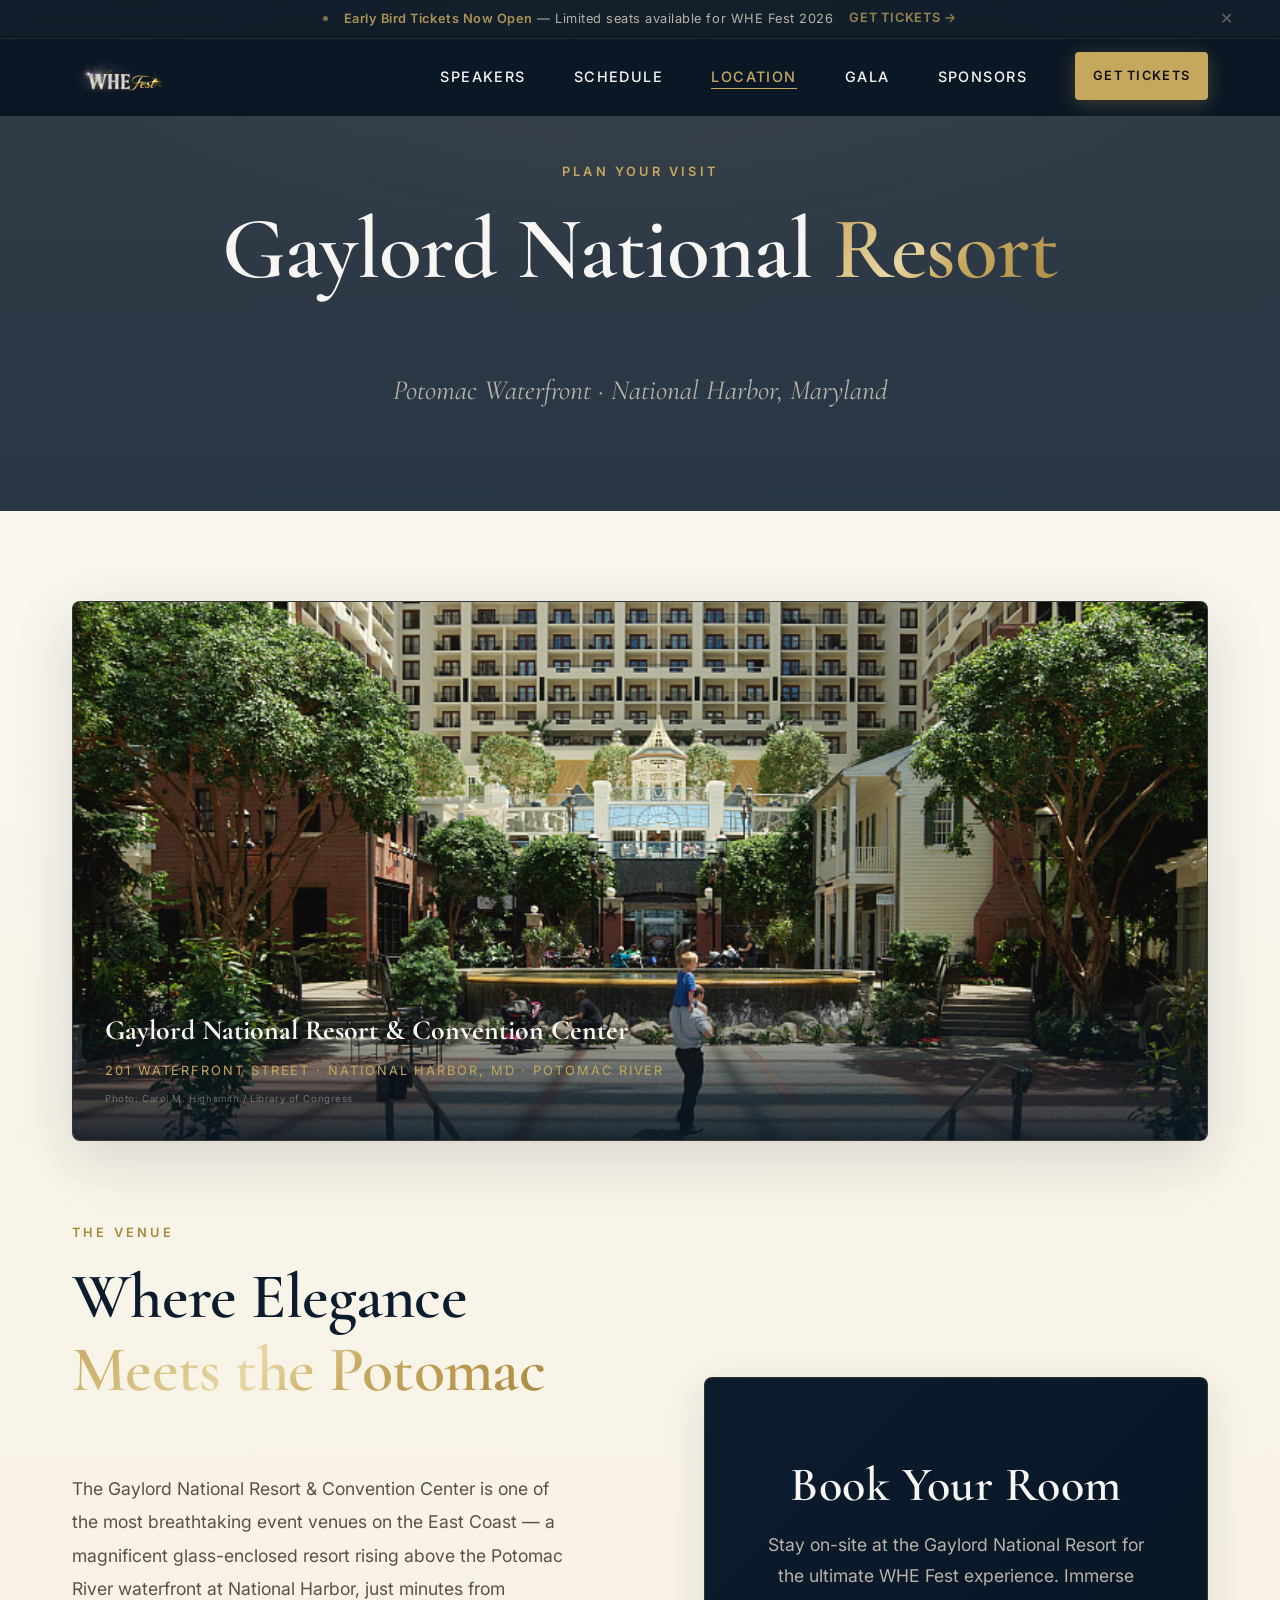
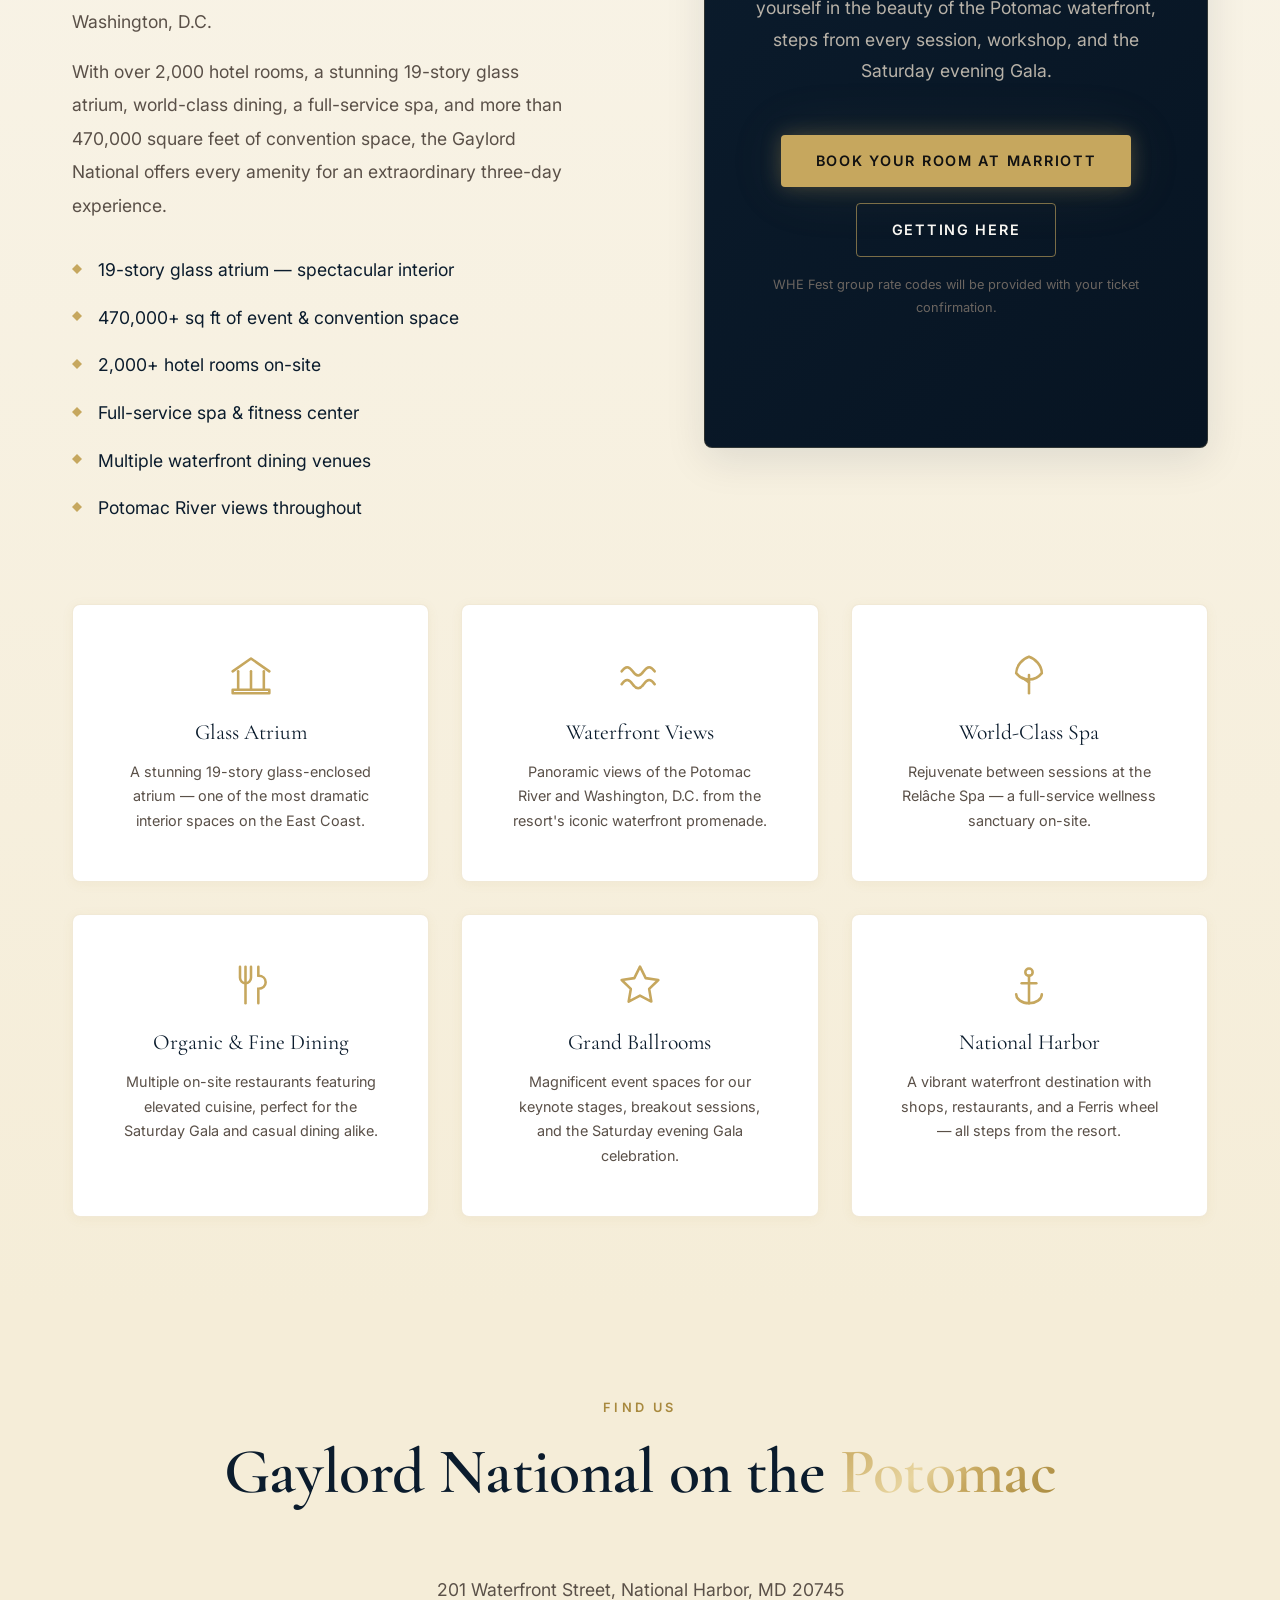
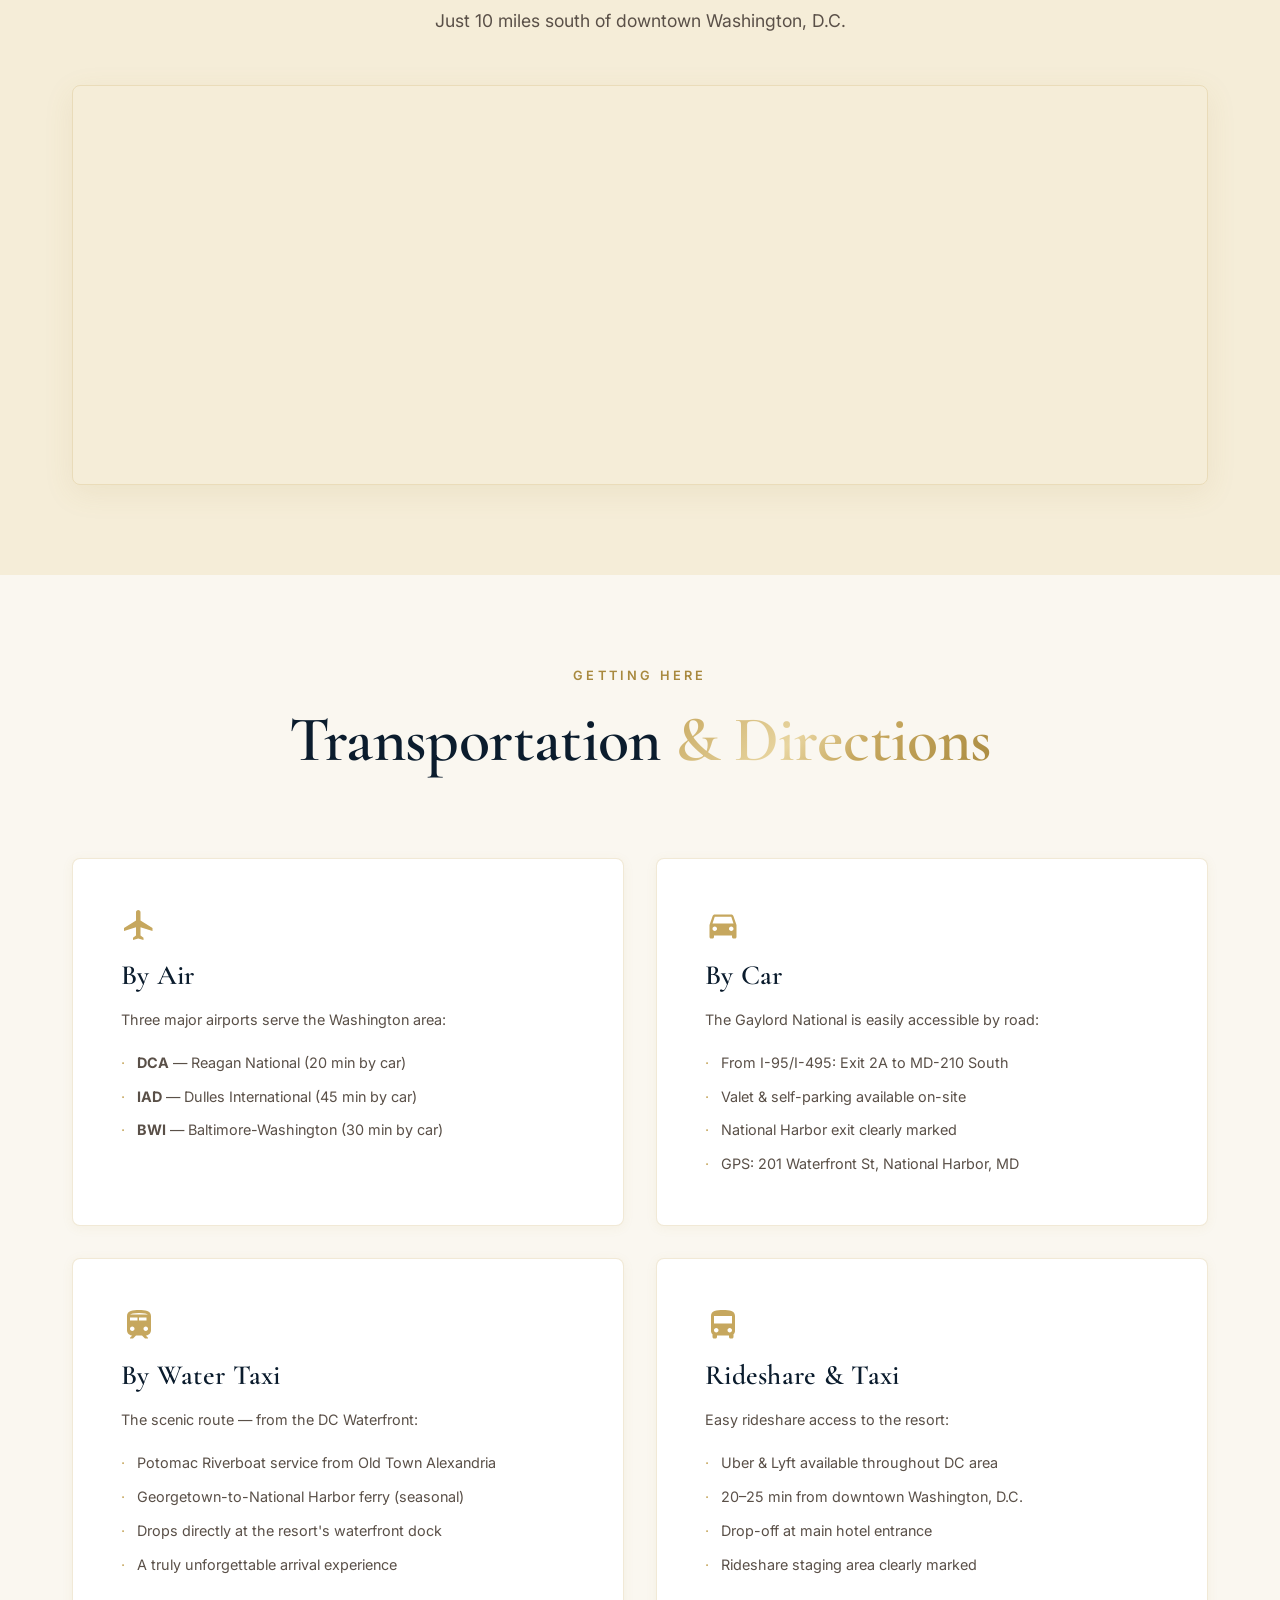
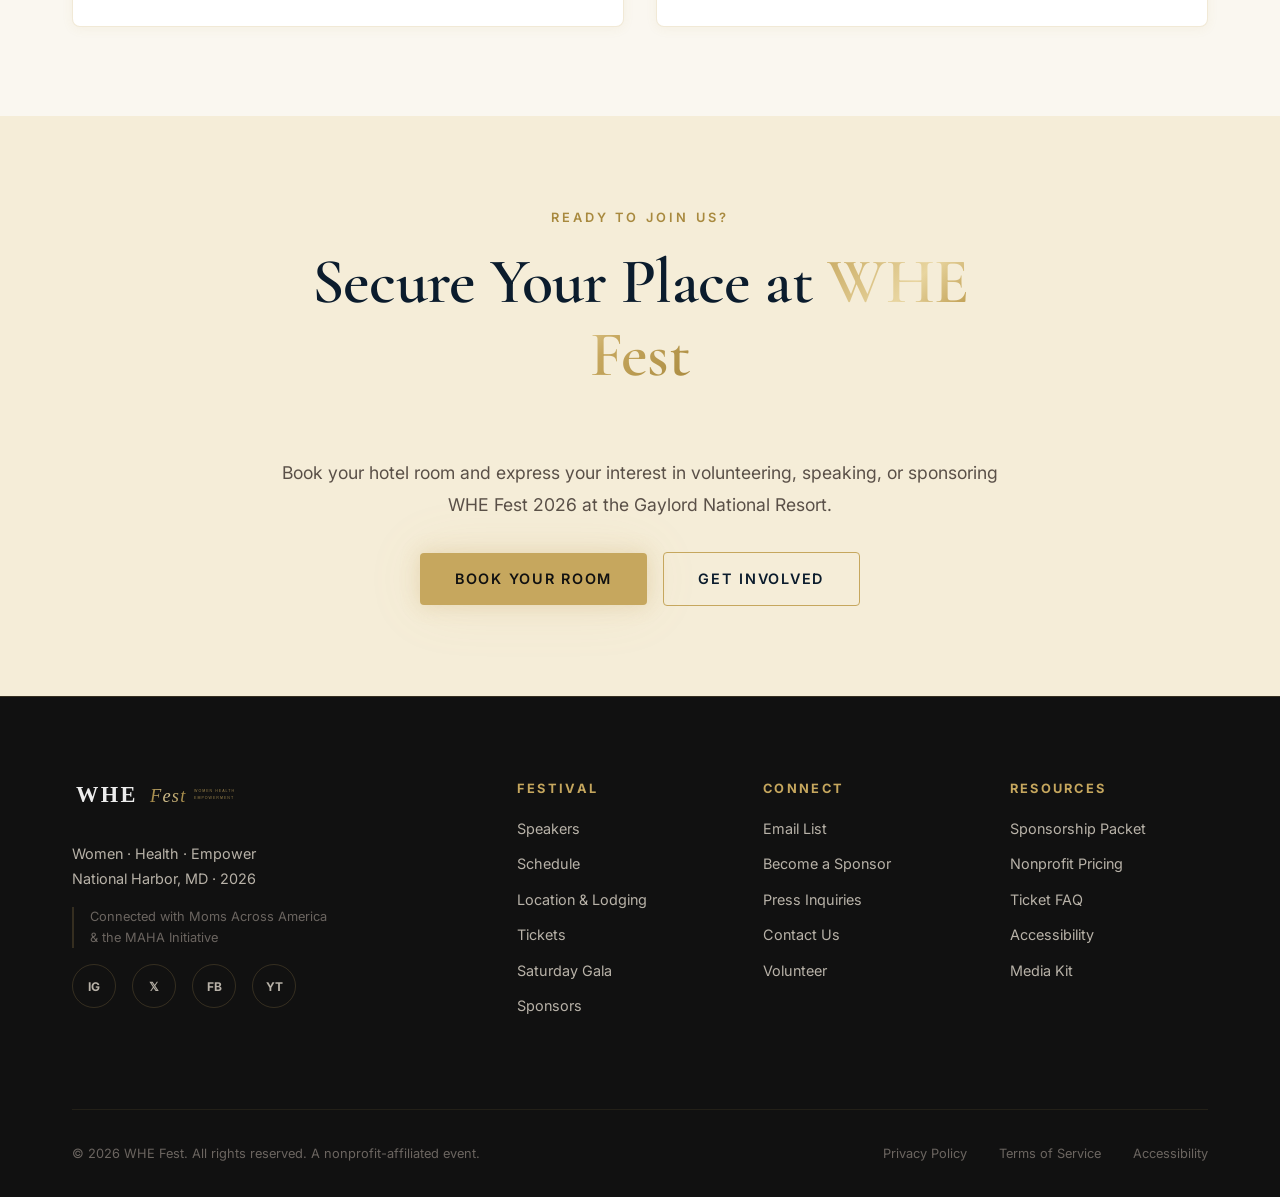
<file: pages/location.html>
<!DOCTYPE html>
<html lang="en">
<head>
  <meta charset="UTF-8" />
  <meta name="viewport" content="width=device-width, initial-scale=1.0" />
  <meta name="theme-color" content="#0B1C2D" />
  <link rel="apple-touch-icon" href="../assets/favicon.svg?v=2" />
  <title>Location &amp; Lodging — WHE Fest 2026</title>
  <meta name="description" content="WHE Fest 2026 is hosted at the spectacular Gaylord National Resort &amp; Convention Center on the Potomac River waterfront. Plan your visit, book your room, and explore transportation options." />
  <!-- Open Graph / Social Sharing -->
  <meta property="og:type"        content="website" />
  <meta property="og:title"       content="WHE Fest 2026 — Location &amp; Lodging" />
  <meta property="og:description" content="WHE Fest 2026 at Gaylord National Resort &amp; Convention Center — Potomac waterfront. Plan your visit, book your room." />
  <meta property="og:url"         content="https://whefest.org/pages/location.html" />
  <meta property="og:image"       content="https://whefest.org/assets/og-image.jpg" />
  <meta property="og:site_name"   content="WHE Fest" />
  <meta name="twitter:card"       content="summary_large_image" />
  <meta name="twitter:title"      content="WHE Fest 2026 — Location &amp; Lodging" />
  <meta name="twitter:description" content="WHE Fest 2026 at Gaylord National Resort &amp; Convention Center — Potomac waterfront." />
  <meta name="twitter:image"      content="https://whefest.org/assets/og-image.jpg" />
  <link rel="canonical" href="https://whefest.org/pages/location.html" />
  <link rel="preconnect" href="https://fonts.googleapis.com" />
  <link rel="preconnect" href="https://fonts.gstatic.com" crossorigin />
  <link href="https://fonts.googleapis.com/css2?family=Cormorant+Garamond:ital,wght@0,500;0,600;0,700;1,400;1,500&family=Playfair+Display:ital,wght@0,700;1,400&family=Inter:wght@400;500;600;700&display=swap" rel="stylesheet" />
  <link rel="icon" type="image/svg+xml" href="../assets/favicon.svg?v=2" />
  <link rel="icon" href="../assets/favicon.ico" sizes="any" />
  <link rel="stylesheet" href="../css/design-system.css" />
  <link rel="stylesheet" href="../css/inner-pages.css" />
  <link rel="stylesheet" href="../css/components.css" />
  <style>
    /* Location page specific overrides for light theme */
    .location-body { color: var(--text-muted-on-light); }
    .location-features li { color: var(--text-on-light); }
    .hotel-card { background: white; border-color: var(--border-on-light); box-shadow: 0 2px 12px rgba(168,137,62,0.07); }
    .hotel-card__name { color: var(--text-on-light); }
    .hotel-card__address { color: var(--text-muted-on-light); }
    .hotel-card__features li { color: var(--text-muted-on-light); }
    .transport-card { background: white; border-color: var(--border-on-light); box-shadow: 0 2px 12px rgba(168,137,62,0.07); }
    .transport-card h3 { color: var(--text-on-light); }
    .transport-card p { color: var(--text-muted-on-light); }
    .transport-card__list li { color: var(--text-muted-on-light); }
    .page-hero__sub { color: var(--text-muted-on-light); }

    /* Venue hero illustration */
    .venue-hero {
      width: 100%;
      border-radius: var(--border-radius-lg);
      overflow: hidden;
      background: var(--blue-deep);
      border: 1px solid var(--border-on-light);
      box-shadow: 0 16px 60px rgba(11,28,45,0.15);
      position: relative;
    }
    .venue-hero__img {
      display: block;
      width: 100%;
      height: clamp(320px, 42vw, 580px);
      object-fit: cover;
      object-position: center 60%;
    }
    .venue-hero__caption {
      position: absolute;
      bottom: 0;
      left: 0;
      right: 0;
      padding: var(--space-lg);
      background: linear-gradient(0deg, rgba(7,20,34,0.9) 0%, transparent 100%);
    }
    .venue-hero__caption-title {
      font-family: var(--font-heading);
      font-size: var(--text-xl);
      color: var(--soft-white);
      font-weight: 700;
    }
    .venue-hero__caption-sub {
      font-size: var(--text-xs);
      color: var(--deep-gold);
      letter-spacing: 0.15em;
      text-transform: uppercase;
      margin-top: 0.25rem;
    }

    /* Feature highlight cards */
    .feature-grid {
      display: grid;
      grid-template-columns: repeat(3, 1fr);
      gap: var(--space-lg);
      margin-top: var(--space-2xl);
    }
    .feature-card {
      background: white;
      border: 1px solid var(--border-on-light);
      border-radius: var(--border-radius-lg);
      padding: var(--space-xl);
      text-align: center;
      box-shadow: 0 2px 12px rgba(168,137,62,0.07);
      transition: all var(--transition-base);
    }
    .feature-card:hover {
      border-color: var(--deep-gold);
      box-shadow: 0 8px 30px rgba(198,167,94,0.15);
      transform: translateY(-3px);
    }
    .feature-card__icon {
      font-size: 2rem;
      margin-bottom: var(--space-md);
      line-height: 1;
    }
    .feature-card__title {
      font-family: var(--font-heading);
      font-size: var(--text-lg);
      color: var(--text-on-light);
      margin-bottom: var(--space-sm);
    }
    .feature-card__desc {
      font-size: var(--text-sm);
      color: var(--text-muted-on-light);
      line-height: 1.7;
    }

    /* Book room CTA banner */
    .book-banner {
      background: linear-gradient(135deg, var(--midnight-blue) 0%, var(--blue-deep) 100%);
      border-radius: var(--border-radius-lg);
      padding: var(--space-2xl) var(--space-xl);
      text-align: center;
      border: 1px solid rgba(198,167,94,0.2);
      box-shadow: 0 12px 40px rgba(11,28,45,0.1);
      margin-top: var(--space-2xl);
    }
    .book-banner h3 {
      color: var(--soft-white);
      font-size: var(--text-3xl);
      margin-bottom: var(--space-md);
    }
    .book-banner p {
      color: var(--gray-warm);
      max-width: 520px;
      margin: 0 auto var(--space-xl);
      line-height: 1.8;
    }
    .book-banner .btn--outline {
      color: var(--soft-white);
      border-color: rgba(198,167,94,0.6);
    }
    .book-banner .btn--outline:hover {
      background: rgba(198,167,94,0.15);
      color: var(--deep-gold);
    }

    /* Waterfront highlight */
    .waterfront-block {
      display: grid;
      grid-template-columns: 1fr 1fr;
      gap: var(--space-3xl);
      align-items: center;
    }
    .waterfront-visual {
      border-radius: var(--border-radius-lg);
      overflow: hidden;
      background: var(--blue-deep);
      border: 1px solid rgba(198,167,94,0.2);
      box-shadow: 0 16px 60px rgba(11,28,45,0.12);
    }

    /* Map embed */
    .map-embed-wrapper {
      border-radius: var(--border-radius-lg);
      overflow: hidden;
      border: 1px solid var(--border-on-light);
      box-shadow: 0 8px 30px rgba(168,137,62,0.1);
      height: 400px;
    }
    .map-embed-wrapper iframe {
      width: 100%;
      height: 100%;
      border: none;
      display: block;
    }

    @media (max-width: 768px) {
      .feature-grid { grid-template-columns: 1fr; }
      .waterfront-block { grid-template-columns: 1fr; }
    }
    @media (max-width: 1024px) {
      .feature-grid { grid-template-columns: 1fr 1fr; }
    }
  </style>
</head>
<body>

  <nav class="nav" id="mainNav">
    <div class="nav__inner">
      <a href="../index.html" class="nav__logo"><img src="../assets/logo-main.png" alt="WHE Fest" class="nav__logo-img" /></a>
      <ul class="nav__links" id="navLinks">
        <li><a href="speakers.html" class="nav__link">Speakers</a></li>
        <li><a href="schedule.html" class="nav__link">Schedule</a></li>
        <li><a href="location.html" class="nav__link nav__link--active">Location</a></li>
        <li><a href="gala.html" class="nav__link">Gala</a></li>
        <li><a href="sponsors.html" class="nav__link">Sponsors</a></li>
        <li><a href="tickets.html" class="btn btn--primary btn--sm">Get Tickets</a></li>
      </ul>
      <button class="nav__toggle" id="navToggle" aria-label="Open menu" aria-expanded="false">
        <span></span><span></span><span></span>
      </button>
    </div>
  </nav>

  <main id="main-content">

  <!-- Page Hero -->
  <section class="page-hero">
    <div class="page-hero__bg"></div>
    <div class="container text-center">
      <p class="section-label reveal">Plan Your Visit</p>
      <h1 class="reveal reveal-delay-1">Gaylord National <span class="text-shimmer">Resort</span></h1>
      <hr class="divider divider--wide divider-reveal reveal-delay-2 mx-auto" aria-hidden="true"/>
      <p class="page-hero__sub reveal reveal-delay-2">Potomac Waterfront · National Harbor, Maryland</p>
    </div>
  </section>

  <!-- Venue Hero Section -->
  <section class="section section--gradient">
    <div class="container">

      <!-- Venue photo -->
      <div class="venue-hero reveal">
        <img
          src="../assets/images/gaylord-national-exterior.jpg"
          alt="Gaylord National Resort &amp; Convention Center, National Harbor, Maryland"
          class="venue-hero__img"
          loading="eager"
        />
        <div class="venue-hero__caption">
          <div class="venue-hero__caption-title">Gaylord National Resort &amp; Convention Center</div>
          <div class="venue-hero__caption-sub">201 Waterfront Street · National Harbor, MD · Potomac River</div>
          <div style="font-size:0.6rem; color:rgba(255,255,255,0.35); margin-top:0.5rem; letter-spacing:0.06em;">Photo: Carol M. Highsmith / Library of Congress</div>
        </div>
      </div>

      <!-- Venue description and Book button -->
      <div class="location-block mt-2xl" style="margin-top: var(--space-2xl);">
        <div class="location-block__text reveal">
          <p class="section-label">The Venue</p>
          <h2>Where Elegance <span class="text-shimmer">Meets the Potomac</span></h2>
          <hr class="divider divider-reveal" aria-hidden="true"/>
          <p class="location-body">
            The Gaylord National Resort &amp; Convention Center is one of the most breathtaking event venues on the East Coast — a magnificent glass-enclosed resort rising above the Potomac River waterfront at National Harbor, just minutes from Washington, D.C.
          </p>
          <p class="location-body mt-md">
            With over 2,000 hotel rooms, a stunning 19-story glass atrium, world-class dining, a full-service spa, and more than 470,000 square feet of convention space, the Gaylord National offers every amenity for an extraordinary three-day experience.
          </p>
          <ul class="location-features mt-lg">
            <li><span class="detail-icon"><svg viewBox="0 0 10 10" width="10" height="10" aria-hidden="true"><polygon points="5,0 10,5 5,10 0,5" fill="currentColor"/></svg></span> 19-story glass atrium — spectacular interior</li>
            <li><span class="detail-icon"><svg viewBox="0 0 10 10" width="10" height="10" aria-hidden="true"><polygon points="5,0 10,5 5,10 0,5" fill="currentColor"/></svg></span> 470,000+ sq ft of event &amp; convention space</li>
            <li><span class="detail-icon"><svg viewBox="0 0 10 10" width="10" height="10" aria-hidden="true"><polygon points="5,0 10,5 5,10 0,5" fill="currentColor"/></svg></span> 2,000+ hotel rooms on-site</li>
            <li><span class="detail-icon"><svg viewBox="0 0 10 10" width="10" height="10" aria-hidden="true"><polygon points="5,0 10,5 5,10 0,5" fill="currentColor"/></svg></span> Full-service spa &amp; fitness center</li>
            <li><span class="detail-icon"><svg viewBox="0 0 10 10" width="10" height="10" aria-hidden="true"><polygon points="5,0 10,5 5,10 0,5" fill="currentColor"/></svg></span> Multiple waterfront dining venues</li>
            <li><span class="detail-icon"><svg viewBox="0 0 10 10" width="10" height="10" aria-hidden="true"><polygon points="5,0 10,5 5,10 0,5" fill="currentColor"/></svg></span> Potomac River views throughout</li>
          </ul>
        </div>
        <div class="reveal reveal-delay-2">
          <div class="book-banner">
            <h3>Book Your Room</h3>
            <p>
              Stay on-site at the Gaylord National Resort for the ultimate WHE Fest experience. Immerse yourself in the beauty of the Potomac waterfront, steps from every session, workshop, and the Saturday evening Gala.
            </p>
            <div class="flex-center flex-gap" style="flex-wrap:wrap;">
              <a href="https://www.marriott.com/en-us/hotels/wasgn-gaylord-national-resort-and-convention-center/overview/" target="_blank" rel="noopener" class="btn btn--glow">Book Your Room at Marriott</a>
              <a href="#transportation" class="btn btn--outline">Getting Here</a>
            </div>
            <p style="font-size:var(--text-xs); color:var(--gray-muted); margin-top:var(--space-md);">WHE Fest group rate codes will be provided with your ticket confirmation.</p>
          </div>
        </div>
      </div>

      <!-- Feature highlights -->
      <div class="feature-grid reveal reveal-delay-2">
        <div class="feature-card">
          <div class="feature-card__icon" style="color:var(--deep-gold);display:flex;justify-content:center;">
            <svg viewBox="0 0 24 24" width="44" height="44" fill="none" stroke="currentColor" stroke-width="1.4" stroke-linecap="round" stroke-linejoin="round" aria-hidden="true"><polyline points="2,10 12,3 22,10"/><rect x="2" y="20" width="20" height="2"/><line x1="5" y1="10" x2="5" y2="20"/><line x1="12" y1="10" x2="12" y2="20"/><line x1="19" y1="10" x2="19" y2="20"/></svg>
          </div>
          <div class="feature-card__title">Glass Atrium</div>
          <div class="feature-card__desc">A stunning 19-story glass-enclosed atrium — one of the most dramatic interior spaces on the East Coast.</div>
        </div>
        <div class="feature-card">
          <div class="feature-card__icon" style="color:var(--deep-gold);display:flex;justify-content:center;">
            <svg viewBox="0 0 24 24" width="44" height="44" fill="none" stroke="currentColor" stroke-width="1.4" stroke-linecap="round" aria-hidden="true"><path d="M2 10c2-3 4-3 6 0s4 3 6 0 4-3 6 0"/><path d="M2 17c2-3 4-3 6 0s4 3 6 0 4-3 6 0"/></svg>
          </div>
          <div class="feature-card__title">Waterfront Views</div>
          <div class="feature-card__desc">Panoramic views of the Potomac River and Washington, D.C. from the resort's iconic waterfront promenade.</div>
        </div>
        <div class="feature-card">
          <div class="feature-card__icon" style="color:var(--deep-gold);display:flex;justify-content:center;">
            <svg viewBox="0 0 24 24" width="44" height="44" fill="none" stroke="currentColor" stroke-width="1.4" stroke-linecap="round" aria-hidden="true"><path d="M12 22V12"/><path d="M5 11c0-4 3.5-8 7-9 3.5 1 7 5 7 9-2 2.5-5 3.5-7 3.5S7 13.5 5 11z"/><path d="M12 16l-3.5-2.5"/></svg>
          </div>
          <div class="feature-card__title">World-Class Spa</div>
          <div class="feature-card__desc">Rejuvenate between sessions at the Relâche Spa — a full-service wellness sanctuary on-site.</div>
        </div>
        <div class="feature-card">
          <div class="feature-card__icon" style="color:var(--deep-gold);display:flex;justify-content:center;">
            <svg viewBox="0 0 24 24" width="44" height="44" fill="none" stroke="currentColor" stroke-width="1.4" stroke-linecap="round" aria-hidden="true"><line x1="9" y1="2" x2="9" y2="22"/><path d="M6 2v6a3 3 0 0 0 6 0V2"/><line x1="16" y1="2" x2="16" y2="7"/><path d="M16 7c2.5 0 4 1.5 4 3.5S18.5 14 16 14v8"/></svg>
          </div>
          <div class="feature-card__title">Organic &amp; Fine Dining</div>
          <div class="feature-card__desc">Multiple on-site restaurants featuring elevated cuisine, perfect for the Saturday Gala and casual dining alike.</div>
        </div>
        <div class="feature-card">
          <div class="feature-card__icon" style="color:var(--deep-gold);display:flex;justify-content:center;">
            <svg viewBox="0 0 24 24" width="44" height="44" fill="none" stroke="currentColor" stroke-width="1.4" stroke-linecap="round" stroke-linejoin="round" aria-hidden="true"><polygon points="12,2 15.09,8.26 22,9.27 17,14.14 18.18,21.02 12,17.77 5.82,21.02 7,14.14 2,9.27 8.91,8.26"/></svg>
          </div>
          <div class="feature-card__title">Grand Ballrooms</div>
          <div class="feature-card__desc">Magnificent event spaces for our keynote stages, breakout sessions, and the Saturday evening Gala celebration.</div>
        </div>
        <div class="feature-card">
          <div class="feature-card__icon" style="color:var(--deep-gold);display:flex;justify-content:center;">
            <svg viewBox="0 0 24 24" width="44" height="44" fill="none" stroke="currentColor" stroke-width="1.4" stroke-linecap="round" aria-hidden="true"><circle cx="12" cy="5" r="2"/><line x1="12" y1="7" x2="12" y2="22"/><line x1="8" y1="11" x2="16" y2="11"/><path d="M5 17c0 2.76 3.13 5 7 5s7-2.24 7-5"/></svg>
          </div>
          <div class="feature-card__title">National Harbor</div>
          <div class="feature-card__desc">A vibrant waterfront destination with shops, restaurants, and a Ferris wheel — all steps from the resort.</div>
        </div>
      </div>

    </div>
  </section>


  <!-- Map Section -->
  <section class="section section--dark" id="transportation">
    <div class="container">
      <div class="text-center mb-xl">
        <p class="section-label reveal">Find Us</p>
        <h2 class="reveal reveal-delay-1">Gaylord National on the <span class="text-shimmer">Potomac</span></h2>
        <hr class="divider divider--wide divider-reveal reveal-delay-2 mx-auto" aria-hidden="true"/>
        <p class="reveal reveal-delay-2" style="color:var(--text-muted-on-light); max-width:580px; margin:0 auto;">
          201 Waterfront Street, National Harbor, MD 20745<br/>
          Just 10 miles south of downtown Washington, D.C.
        </p>
      </div>

      <div class="map-embed-wrapper reveal reveal-delay-2">
        <iframe
          src="https://www.google.com/maps/embed?pb=!1m18!1m12!1m3!1d3112.987!2d-77.0166!3d38.7835!2m3!1f0!2f0!3f0!3m2!1i1024!2i768!4f13.1!3m3!1m2!1s0x89b7b0f0f0f0f0f0%3A0x0!2sGaylord+National+Resort+%26+Convention+Center%2C+201+Waterfront+St%2C+National+Harbor%2C+MD+20745!5e0!3m2!1sen!2sus!4v1700000000000!5m2!1sen!2sus"
          allowfullscreen=""
          loading="lazy"
          referrerpolicy="no-referrer-when-downgrade"
          title="Gaylord National Resort &amp; Convention Center map"
        ></iframe>
      </div>
    </div>
  </section>


  <!-- Transportation -->
  <section class="section section--blue">
    <div class="container">
      <div class="text-center mb-xl">
        <p class="section-label reveal">Getting Here</p>
        <h2 class="reveal reveal-delay-1">Transportation <span class="text-shimmer">&amp; Directions</span></h2>
        <hr class="divider divider--wide divider-reveal reveal-delay-2 mx-auto" aria-hidden="true"/>
      </div>

      <div class="transport-grid">
        <div class="transport-card reveal">
          <div class="transport-card__icon">
            <svg viewBox="0 0 24 24" width="36" height="36" fill="var(--deep-gold)" aria-hidden="true">
              <path d="M21 16v-2l-8-5V3.5c0-.83-.67-1.5-1.5-1.5S10 2.67 10 3.5V9l-8 5v2l8-2.5V19l-2 1.5V22l3.5-1 3.5 1v-1.5L13 19v-5.5l8 2.5z"/>
            </svg>
          </div>
          <h3>By Air</h3>
          <p>Three major airports serve the Washington area:</p>
          <ul class="transport-card__list">
            <li><strong>DCA</strong> — Reagan National (20 min by car)</li>
            <li><strong>IAD</strong> — Dulles International (45 min by car)</li>
            <li><strong>BWI</strong> — Baltimore-Washington (30 min by car)</li>
          </ul>
        </div>

        <div class="transport-card reveal reveal-delay-1">
          <div class="transport-card__icon">
            <svg viewBox="0 0 24 24" width="36" height="36" fill="var(--deep-gold)" aria-hidden="true">
              <path d="M18.92 6.01C18.72 5.42 18.16 5 17.5 5h-11c-.66 0-1.21.42-1.42 1.01L3 12v8c0 .55.45 1 1 1h1c.55 0 1-.45 1-1v-1h12v1c0 .55.45 1 1 1h1c.55 0 1-.45 1-1v-8l-2.08-5.99zM6.5 16c-.83 0-1.5-.67-1.5-1.5S5.67 13 6.5 13s1.5.67 1.5 1.5S7.33 16 6.5 16zm11 0c-.83 0-1.5-.67-1.5-1.5s.67-1.5 1.5-1.5 1.5.67 1.5 1.5-.67 1.5-1.5 1.5zM5 11l1.5-4.5h11L19 11H5z"/>
            </svg>
          </div>
          <h3>By Car</h3>
          <p>The Gaylord National is easily accessible by road:</p>
          <ul class="transport-card__list">
            <li>From I-95/I-495: Exit 2A to MD-210 South</li>
            <li>Valet &amp; self-parking available on-site</li>
            <li>National Harbor exit clearly marked</li>
            <li>GPS: 201 Waterfront St, National Harbor, MD</li>
          </ul>
        </div>

        <div class="transport-card reveal reveal-delay-2">
          <div class="transport-card__icon">
            <svg viewBox="0 0 24 24" width="36" height="36" fill="var(--deep-gold)" aria-hidden="true">
              <path d="M12 2c-4 0-8 .5-8 4v9.5C4 17.43 5.57 19 7.5 19L6 20.5v.5h2l2-2h4l2 2h2v-.5L16.5 19c1.93 0 3.5-1.57 3.5-3.5V6c0-3.5-4-4-8-4zm0 2c3.51 0 5.44.49 5.93 1H6.07C6.56 4.49 8.49 4 12 4zM6 9V7h5v2H6zm11 0h-5V7h5v2zm-9.5 7c-.83 0-1.5-.67-1.5-1.5S6.67 13 7.5 13s1.5.67 1.5 1.5S8.33 16 7.5 16zm9 0c-.83 0-1.5-.67-1.5-1.5s.67-1.5 1.5-1.5 1.5.67 1.5 1.5-.67 1.5-1.5 1.5z"/>
            </svg>
          </div>
          <h3>By Water Taxi</h3>
          <p>The scenic route — from the DC Waterfront:</p>
          <ul class="transport-card__list">
            <li>Potomac Riverboat service from Old Town Alexandria</li>
            <li>Georgetown-to-National Harbor ferry (seasonal)</li>
            <li>Drops directly at the resort's waterfront dock</li>
            <li>A truly unforgettable arrival experience</li>
          </ul>
        </div>

        <div class="transport-card reveal reveal-delay-3">
          <div class="transport-card__icon">
            <svg viewBox="0 0 24 24" width="36" height="36" fill="var(--deep-gold)" aria-hidden="true">
              <path d="M4 16c0 .88.39 1.67 1 2.22V20c0 .55.45 1 1 1h1c.55 0 1-.45 1-1v-1h8v1c0 .55.45 1 1 1h1c.55 0 1-.45 1-1v-1.78c.61-.55 1-1.34 1-2.22V6c0-3.5-3.58-4-8-4s-8 .5-8 4v10zm3.5 1c-.83 0-1.5-.67-1.5-1.5S6.67 14 7.5 14s1.5.67 1.5 1.5S8.33 17 7.5 17zm9 0c-.83 0-1.5-.67-1.5-1.5s.67-1.5 1.5-1.5 1.5.67 1.5 1.5-.67 1.5-1.5 1.5zm1.5-6H6V6h12v5z"/>
            </svg>
          </div>
          <h3>Rideshare &amp; Taxi</h3>
          <p>Easy rideshare access to the resort:</p>
          <ul class="transport-card__list">
            <li>Uber &amp; Lyft available throughout DC area</li>
            <li>20–25 min from downtown Washington, D.C.</li>
            <li>Drop-off at main hotel entrance</li>
            <li>Rideshare staging area clearly marked</li>
          </ul>
        </div>
      </div>
    </div>
  </section>


  <!-- CTA Section -->
  <section class="section section--dark text-center">
    <div class="container container--narrow">
      <p class="section-label reveal">Ready to Join Us?</p>
      <h2 class="reveal reveal-delay-1">Secure Your Place at <span class="text-shimmer">WHE Fest</span></h2>
      <hr class="divider divider--wide divider-reveal reveal-delay-2 mx-auto" aria-hidden="true"/>
      <p class="reveal reveal-delay-2" style="color:var(--text-muted-on-light); margin-bottom:2rem; line-height:1.8;">
        Book your hotel room and express your interest in volunteering, speaking, or sponsoring WHE Fest 2026 at the Gaylord National Resort.
      </p>
      <div class="flex-center flex-gap reveal reveal-delay-3" style="flex-wrap:wrap;">
        <a href="https://www.marriott.com/en-us/hotels/wasgn-gaylord-national-resort-and-convention-center/overview/" target="_blank" rel="noopener" class="btn btn--glow">Book Your Room</a>
        <a href="../index.html#signup" class="btn btn--outline">Get Involved</a>
      </div>
    </div>
  </section>

  </main>

  <script src="../js/main.js" defer></script>
  <script src="../js/components.js" defer></script>
</body>
</html>
</file>
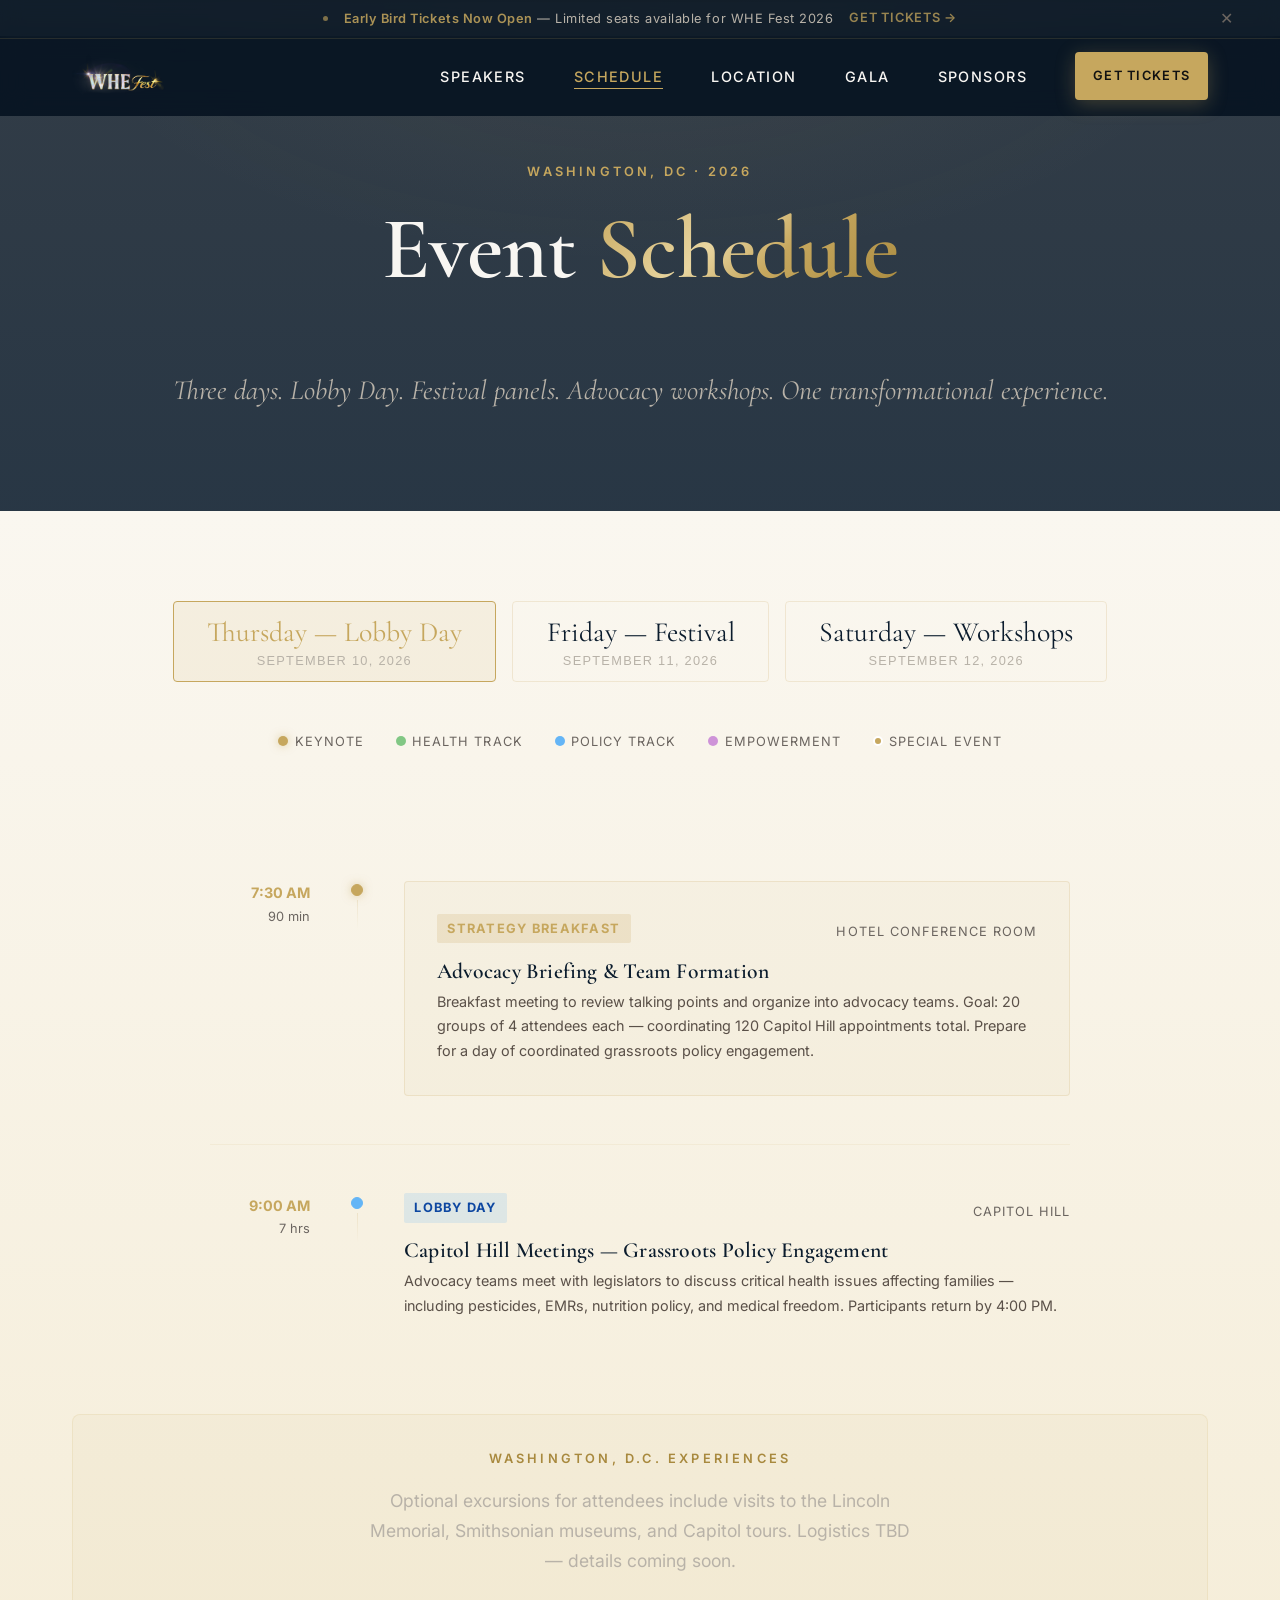
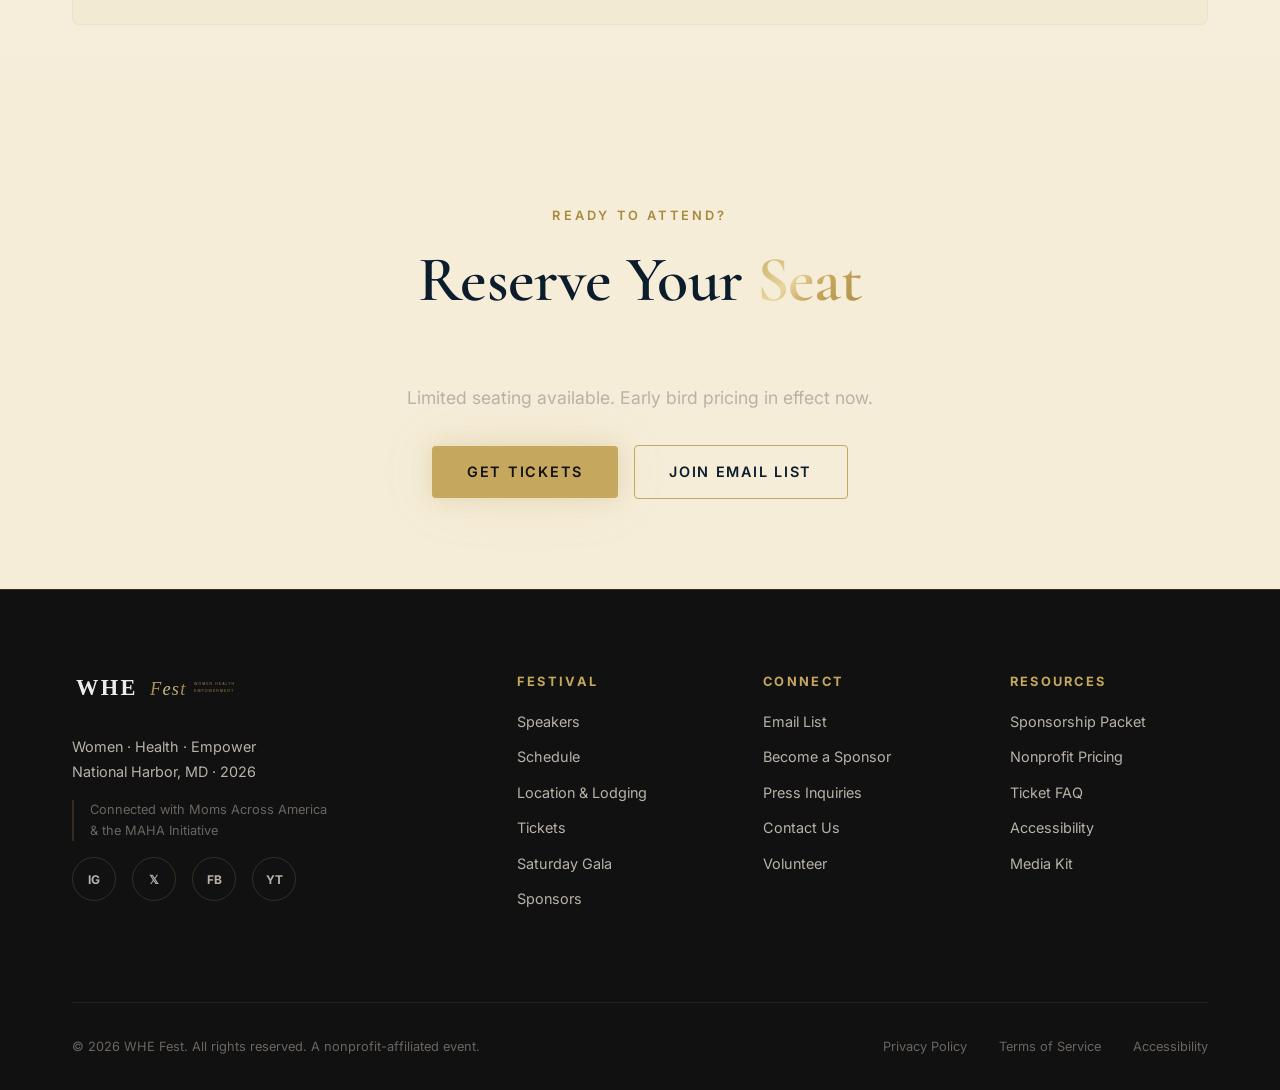
<file: pages/schedule.html>
<!DOCTYPE html>
<html lang="en">
<head>
  <meta charset="UTF-8" />
  <meta name="viewport" content="width=device-width, initial-scale=1.0" />
  <meta name="theme-color" content="#0B1C2D" />
  <link rel="apple-touch-icon" href="../assets/favicon.svg?v=2" />
  <title>Schedule — WHE Fest 2026</title>
  <meta name="description" content="Full 3-day schedule for WHE Fest 2026, Washington DC. Lobby Day, festival panels, advocacy workshops, and fundraising dinner." />
  <!-- Open Graph / Social Sharing -->
  <meta property="og:type"        content="website" />
  <meta property="og:title"       content="WHE Fest 2026 — Event Schedule" />
  <meta property="og:description" content="Full 3-day festival schedule — Lobby Day, health panels, advocacy workshops, and fundraising dinner. September 10–12, 2026." />
  <meta property="og:url"         content="https://whefest.org/pages/schedule.html" />
  <meta property="og:image"       content="https://whefest.org/assets/og-image.jpg" />
  <meta property="og:site_name"   content="WHE Fest" />
  <meta name="twitter:card"       content="summary_large_image" />
  <meta name="twitter:title"      content="WHE Fest 2026 — Event Schedule" />
  <meta name="twitter:description" content="Full 3-day festival schedule — Lobby Day, health panels, advocacy workshops, and fundraising dinner. September 10–12, 2026." />
  <meta name="twitter:image"      content="https://whefest.org/assets/og-image.jpg" />
  <link rel="canonical" href="https://whefest.org/pages/schedule.html" />
  <link rel="preconnect" href="https://fonts.googleapis.com" />
  <link rel="preconnect" href="https://fonts.gstatic.com" crossorigin />
  <link href="https://fonts.googleapis.com/css2?family=Cormorant+Garamond:ital,wght@0,500;0,600;0,700;1,400;1,500&family=Playfair+Display:ital,wght@0,700;1,400&family=Inter:wght@400;500;600;700&display=swap" rel="stylesheet" />
  <link rel="icon" type="image/svg+xml" href="../assets/favicon.svg?v=2" />
  <link rel="icon" href="../assets/favicon.ico" sizes="any" />
  <link rel="stylesheet" href="../css/design-system.css" />
  <link rel="stylesheet" href="../css/inner-pages.css" />
  <link rel="stylesheet" href="../css/components.css" />
</head>
<body>

  <nav class="nav" id="mainNav">
    <div class="nav__inner">
      <a href="../index.html" class="nav__logo"><img src="../assets/logo-main.png" alt="WHE Fest" class="nav__logo-img" /></a>
      <ul class="nav__links" id="navLinks">
        <li><a href="speakers.html" class="nav__link">Speakers</a></li>
        <li><a href="schedule.html" class="nav__link nav__link--active">Schedule</a></li>
        <li><a href="location.html" class="nav__link">Location</a></li>
        <li><a href="gala.html" class="nav__link">Gala</a></li>
        <li><a href="sponsors.html" class="nav__link">Sponsors</a></li>
        <li><a href="tickets.html" class="btn btn--primary btn--sm">Get Tickets</a></li>
      </ul>
      <button class="nav__toggle" id="navToggle" aria-label="Open menu" aria-expanded="false">
        <span></span><span></span><span></span>
      </button>
    </div>
  </nav>

  <main id="main-content">

  <section class="page-hero" style="background-image: url('https://images.unsplash.com/photo-1540575467063-178a50c2df87?auto=format&fit=crop&w=1400&q=80'); background-size: cover; background-position: center;">
    <div class="page-hero__bg"></div>
    <div class="container text-center">
      <p class="section-label reveal">Washington, DC · 2026</p>
      <h1 class="reveal reveal-delay-1">Event <span class="text-shimmer">Schedule</span></h1>
      <hr class="divider divider--wide divider-reveal reveal-delay-2 mx-auto" aria-hidden="true"/>
      <p class="page-hero__sub reveal reveal-delay-2">Three days. Lobby Day. Festival panels. Advocacy workshops. One transformational experience.</p>
    </div>
  </section>

  <section class="section section--gradient">
    <div class="container">
      <!-- Day Tabs -->
      <div class="schedule-day-tabs reveal" role="tablist" aria-label="Festival schedule by day">
        <button class="day-tab day-tab--active" data-day="1" role="tab" aria-selected="true" aria-controls="day1Schedule" id="tab-sched-day1">
          <span class="day-tab__label">Thursday — Lobby Day</span>
          <span class="day-tab__date">September 10, 2026</span>
        </button>
        <button class="day-tab" data-day="2" role="tab" aria-selected="false" aria-controls="day2Schedule" id="tab-sched-day2">
          <span class="day-tab__label">Friday — Festival</span>
          <span class="day-tab__date">September 11, 2026</span>
        </button>
        <button class="day-tab" data-day="3" role="tab" aria-selected="false" aria-controls="day3Schedule" id="tab-sched-day3">
          <span class="day-tab__label">Saturday — Workshops</span>
          <span class="day-tab__date">September 12, 2026</span>
        </button>
      </div>

      <!-- Track Legend -->
      <div class="track-legend reveal reveal-delay-1">
        <span class="legend-item"><span class="legend-dot legend-dot--keynote"></span>Keynote</span>
        <span class="legend-item"><span class="legend-dot legend-dot--health"></span>Health Track</span>
        <span class="legend-item"><span class="legend-dot legend-dot--policy"></span>Policy Track</span>
        <span class="legend-item"><span class="legend-dot legend-dot--empowerment"></span>Empowerment</span>
        <span class="legend-item"><span class="legend-dot legend-dot--special"></span>Special Event</span>
      </div>

      <!-- THURSDAY — LOBBY DAY -->
      <div id="day1Schedule" class="full-timeline" role="tabpanel" aria-labelledby="tab-sched-day1">

        <div class="full-timeline-item full-timeline-item--keynote reveal">
          <div class="fti__time-col">
            <p class="fti__time">7:30 AM</p>
            <p class="fti__duration">90 min</p>
          </div>
          <div class="fti__connector">
            <div class="fti__dot fti__dot--keynote"></div>
            <div class="fti__line"></div>
          </div>
          <div class="fti__content">
            <div class="fti__header">
              <span class="track-tag track-tag--keynote">Strategy Breakfast</span>
              <span class="fti__room">Hotel Conference Room</span>
            </div>
            <h3 class="fti__title">Advocacy Briefing &amp; Team Formation</h3>
            <p class="fti__desc">Breakfast meeting to review talking points and organize into advocacy teams. Goal: 20 groups of 4 attendees each — coordinating 120 Capitol Hill appointments total. Prepare for a day of coordinated grassroots policy engagement.</p>
          </div>
        </div>

        <div class="full-timeline-item reveal reveal-delay-1">
          <div class="fti__time-col">
            <p class="fti__time">9:00 AM</p>
            <p class="fti__duration">7 hrs</p>
          </div>
          <div class="fti__connector">
            <div class="fti__dot fti__dot--policy"></div>
            <div class="fti__line"></div>
          </div>
          <div class="fti__content">
            <div class="fti__header">
              <span class="track-tag track-tag--policy">Lobby Day</span>
              <span class="fti__room">Capitol Hill</span>
            </div>
            <h3 class="fti__title">Capitol Hill Meetings — Grassroots Policy Engagement</h3>
            <p class="fti__desc">Advocacy teams meet with legislators to discuss critical health issues affecting families — including pesticides, EMRs, nutrition policy, and medical freedom. Participants return by 4:00 PM.</p>
          </div>
        </div>

      </div><!-- /day1 - Lobby Day -->

      <!-- FRIDAY — FESTIVAL DAY -->
      <div id="day2Schedule" class="full-timeline hidden" role="tabpanel" aria-labelledby="tab-sched-day2">

        <div class="full-timeline-item full-timeline-item--keynote reveal">
          <div class="fti__time-col">
            <p class="fti__time">9:00 AM</p>
            <p class="fti__duration">2 hrs</p>
          </div>
          <div class="fti__connector">
            <div class="fti__dot fti__dot--keynote"></div>
            <div class="fti__line"></div>
          </div>
          <div class="fti__content">
            <div class="fti__header">
              <span class="track-tag track-tag--keynote">Opening Session</span>
              <span class="fti__room">Main Stage</span>
            </div>
            <h3 class="fti__title">Community Opening — Health Success Stories &amp; Open Mic</h3>
            <p class="fti__desc">A welcoming, participatory opening. Session flow: 2 min logistics · 10 min Moms Across America sets the intention · 10 min music and greeting neighbors · 20 min three community members share health wins · 20 min doctors and health practitioners present solutions · 20 min open mic (share why you are here) · 3 min sponsor recognition. This is your festival — step up to the mic.</p>
          </div>
        </div>

        <div class="full-timeline-item reveal reveal-delay-1">
          <div class="fti__time-col">
            <p class="fti__time">11:00 AM</p>
            <p class="fti__duration">60 min</p>
          </div>
          <div class="fti__connector">
            <div class="fti__dot fti__dot--health"></div>
            <div class="fti__line"></div>
          </div>
          <div class="fti__content">
            <div class="fti__header">
              <span class="track-tag track-tag--health">Panel</span>
              <span class="fti__room">Main Stage</span>
            </div>
            <h3 class="fti__title">EMF/EMR Awareness &amp; Data Centers</h3>
            <p class="fti__speaker">Children's Health Defense &amp; Environmental Health Trust · Featuring Theodora Scarento (Environmental Health Trust) · Additional panelists TBD</p>
            <p class="fti__desc">Experts, advocates, and lawyers who have successfully fought for EMR safety share solutions and strategies for protecting families and communities from EMF radiation and the growing threat of data center proliferation.</p>
          </div>
        </div>

        <div class="full-timeline-item reveal">
          <div class="fti__time-col">
            <p class="fti__time">12:00 PM</p>
            <p class="fti__duration">60 min</p>
          </div>
          <div class="fti__connector">
            <div class="fti__dot"></div>
            <div class="fti__line"></div>
          </div>
          <div class="fti__content">
            <div class="fti__header">
              <span class="track-tag" style="background:rgba(198,167,94,0.1);color:var(--gray-warm);">Lunch</span>
              <span class="fti__room">All Areas</span>
            </div>
            <h3 class="fti__title">Organic Lunch — Grass-Fed &amp; Farm-Sourced</h3>
            <p class="fti__desc">Organic, gluten-free lunch featuring grass-fed beef meatballs, potato salad, and green salad — served buffet-style. A nourishing midday break for community connection.</p>
          </div>
        </div>

        <div class="full-timeline-item reveal reveal-delay-1">
          <div class="fti__time-col">
            <p class="fti__time">1:00 PM</p>
            <p class="fti__duration">60 min</p>
          </div>
          <div class="fti__connector">
            <div class="fti__dot fti__dot--health"></div>
            <div class="fti__line"></div>
          </div>
          <div class="fti__content">
            <div class="fti__header">
              <span class="track-tag track-tag--health">Panel</span>
              <span class="fti__room">Main Stage</span>
            </div>
            <h3 class="fti__title">Pesticides &amp; Toxins in Food and Water</h3>
            <p class="fti__speaker">MC: Zen Honeycutt · Kelly Ryerson · Vani Hari · Beth Lambert · Dr. Shawna Swan</p>
            <p class="fti__desc">Leading experts on how pesticides and environmental toxins affect families — and the practical steps you can take to protect your food and water. Moderated by Zen Honeycutt, founder of Moms Across America.</p>
          </div>
        </div>

        <div class="full-timeline-item reveal">
          <div class="fti__time-col">
            <p class="fti__time">2:00 PM</p>
            <p class="fti__duration">60 min</p>
          </div>
          <div class="fti__connector">
            <div class="fti__dot fti__dot--health"></div>
            <div class="fti__line"></div>
          </div>
          <div class="fti__content">
            <div class="fti__header">
              <span class="track-tag track-tag--health">Panel</span>
              <span class="fti__room">Main Stage</span>
            </div>
            <h3 class="fti__title">Nutrition Solutions &amp; School Lunch Reform</h3>
            <p class="fti__speaker">MC: Hilda · Nancy McBride · Sally Fallon · Hilary Boynton · Nina Teicholz</p>
            <p class="fti__desc">Nutrition experts and school lunch advocates present real solutions for transforming what our children eat — from traditional food wisdom to policy reform. Features School Lunch Solutions with Hilary Boynton (School of Lunch) and Nina Teicholz, plus representatives from Turning Green, Friends of the Earth, and Eat Real.</p>
          </div>
        </div>

        <div class="full-timeline-item reveal">
          <div class="fti__time-col">
            <p class="fti__time">3:00 PM</p>
            <p class="fti__duration">15 min</p>
          </div>
          <div class="fti__connector">
            <div class="fti__dot" style="background:rgba(198,167,94,0.3);box-shadow:none;"></div>
            <div class="fti__line"></div>
          </div>
          <div class="fti__content">
            <div class="fti__header">
              <span class="track-tag" style="background:rgba(198,167,94,0.08);color:var(--gray-warm);">Break</span>
              <span class="fti__room">All Areas</span>
            </div>
            <h3 class="fti__title">Afternoon Break</h3>
            <p class="fti__desc">15-minute refreshment break before the afternoon panels continue.</p>
          </div>
        </div>

        <div class="full-timeline-item reveal reveal-delay-1">
          <div class="fti__time-col">
            <p class="fti__time">3:15 PM</p>
            <p class="fti__duration">60 min</p>
          </div>
          <div class="fti__connector">
            <div class="fti__dot fti__dot--policy"></div>
            <div class="fti__line"></div>
          </div>
          <div class="fti__content">
            <div class="fti__header">
              <span class="track-tag track-tag--policy">Panel</span>
              <span class="fti__room">Main Stage</span>
            </div>
            <h3 class="fti__title">Vaccines &amp; Health Freedom Advocacy</h3>
            <p class="fti__speaker">MC: Leah Wilson · Leslie Manookian (HFDF) · Sherry Tenpenny (NVIC) · Meryl Nass · Christine Hildebrand (A Voice for Choice) · Amy Bohn (PERK)</p>
            <p class="fti__desc">Advocates and organizers who have won medical freedom victories share their strategies for legislative and community action. Led by Leah Wilson of Stand for Health Freedom.</p>
          </div>
        </div>

        <div class="full-timeline-item reveal">
          <div class="fti__time-col">
            <p class="fti__time">4:15 PM</p>
            <p class="fti__duration">60 min</p>
          </div>
          <div class="fti__connector">
            <div class="fti__dot fti__dot--empowerment"></div>
            <div class="fti__line"></div>
          </div>
          <div class="fti__content">
            <div class="fti__header">
              <span class="track-tag track-tag--empowerment">Panel</span>
              <span class="fti__room">Main Stage</span>
            </div>
            <h3 class="fti__title">International Natural Health Solutions</h3>
            <p class="fti__speaker">MC: Aimee Vilella · Barbara O'Neill · International guest speakers (USA, France, Denmark)</p>
            <p class="fti__desc">International experts from the USA, France, Denmark, and beyond share winning natural health solutions — inspiration and practical strategies from countries that have successfully protected community health.</p>
          </div>
        </div>

        <div class="full-timeline-item full-timeline-item--keynote reveal">
          <div class="fti__time-col">
            <p class="fti__time">6:00 PM</p>
            <p class="fti__duration">Evening</p>
          </div>
          <div class="fti__connector">
            <div class="fti__dot fti__dot--special"></div>
            <div class="fti__line"></div>
          </div>
          <div class="fti__content">
            <div class="fti__header">
              <span class="track-tag track-tag--keynote">Evening Social</span>
              <span class="fti__room">Venue TBD · Possible Bowling</span>
            </div>
            <h3 class="fti__title">Cocktail Reception &amp; Social Hour</h3>
            <p class="fti__desc">Cocktail reception with one brief sponsor introduction. A possible bowling venue — details TBD. An hour to connect, celebrate, and unwind after a full day of advocacy and learning.</p>
          </div>
        </div>

        <div class="full-timeline-item reveal">
          <div class="fti__time-col">
            <p class="fti__time">7:00 PM</p>
            <p class="fti__duration">2 hrs</p>
          </div>
          <div class="fti__connector">
            <div class="fti__dot"></div>
          </div>
          <div class="fti__content">
            <div class="fti__header">
              <span class="track-tag" style="background:rgba(198,167,94,0.08);color:var(--gray-warm);">Dinner</span>
              <span class="fti__room">On Your Own or Hotel Buffet</span>
            </div>
            <h3 class="fti__title">Friday Evening Dinner</h3>
            <p class="fti__desc">Dinner on your own at National Harbor's many dining options, or an optional informal hotel buffet — possibly with a film screening. Details TBD.</p>
          </div>
        </div>

      </div><!-- /day2 - Festival -->

      <!-- SATURDAY — WORKSHOPS -->
      <div id="day3Schedule" class="full-timeline hidden" role="tabpanel" aria-labelledby="tab-sched-day3">

        <div class="full-timeline-item full-timeline-item--keynote reveal">
          <div class="fti__time-col">
            <p class="fti__time">9:00 AM</p>
            <p class="fti__duration">3 hrs</p>
          </div>
          <div class="fti__connector">
            <div class="fti__dot fti__dot--keynote"></div>
            <div class="fti__line"></div>
          </div>
          <div class="fti__content">
            <div class="fti__header">
              <span class="track-tag track-tag--keynote">Morning Workshops</span>
              <span class="fti__room">Choose Your Track</span>
            </div>
            <h3 class="fti__title">Hands-On Advocacy &amp; Leadership Training</h3>
            <p class="fti__desc">Participants choose one of five workshop tracks for the morning session. These are hands-on advocacy and leadership training sessions where you'll work on concrete steps to progress community activism and legislative change in your state.</p>
          </div>
        </div>

        <div class="full-timeline-item reveal reveal-delay-1">
          <div class="fti__time-col">
            <p class="fti__time">9:00 AM</p>
            <p class="fti__duration">All Day</p>
          </div>
          <div class="fti__connector">
            <div class="fti__dot fti__dot--health"></div>
            <div class="fti__line"></div>
          </div>
          <div class="fti__content">
            <div class="fti__header">
              <span class="track-tag track-tag--health">Workshop Tracks</span>
              <span class="fti__room">Multiple Rooms</span>
            </div>
            <h3 class="fti__title">Five Advocacy Tracks</h3>
            <p class="fti__desc">
              <strong>1. EMR Safety Advocacy</strong> — Workshop leaders TBD<br/>
              <strong>2. Pesticide &amp; Chemical-Free Advocacy</strong> — Workshop leaders TBD<br/>
              <strong>3. Vaccine &amp; Health Freedom Advocacy</strong> — Workshop leaders TBD<br/>
              <strong>4. School Lunch &amp; Nutrition Reform</strong> — Workshop leaders TBD<br/>
              <strong>5. Back to Basics Family Care</strong> — Hava Levi (Grandma Academy)
            </p>
          </div>
        </div>

        <div class="full-timeline-item reveal">
          <div class="fti__time-col">
            <p class="fti__time">12:00 PM</p>
            <p class="fti__duration">60 min</p>
          </div>
          <div class="fti__connector">
            <div class="fti__dot"></div>
            <div class="fti__line"></div>
          </div>
          <div class="fti__content">
            <div class="fti__header">
              <span class="track-tag" style="background:rgba(198,167,94,0.1);color:var(--gray-warm);">Lunch</span>
              <span class="fti__room">All Areas</span>
            </div>
            <h3 class="fti__title">Lunch Break</h3>
            <p class="fti__desc">Midday break before afternoon workshop sessions resume.</p>
          </div>
        </div>

        <div class="full-timeline-item reveal reveal-delay-1">
          <div class="fti__time-col">
            <p class="fti__time">1:00 PM</p>
            <p class="fti__duration">3 hrs</p>
          </div>
          <div class="fti__connector">
            <div class="fti__dot fti__dot--empowerment"></div>
            <div class="fti__line"></div>
          </div>
          <div class="fti__content">
            <div class="fti__header">
              <span class="track-tag track-tag--empowerment">Afternoon Workshops</span>
              <span class="fti__room">Choose Your Track</span>
            </div>
            <h3 class="fti__title">Continued Advocacy Training &amp; Action Planning</h3>
            <p class="fti__desc">Afternoon sessions continue in your chosen track. Deep-dive into advocacy strategies and build action plans for your community.</p>
          </div>
        </div>

        <div class="full-timeline-item reveal">
          <div class="fti__time-col">
            <p class="fti__time">4:00 PM</p>
            <p class="fti__duration">60 min</p>
          </div>
          <div class="fti__connector">
            <div class="fti__dot fti__dot--keynote"></div>
            <div class="fti__line"></div>
          </div>
          <div class="fti__content">
            <div class="fti__header">
              <span class="track-tag track-tag--keynote">Closing</span>
              <span class="fti__room">Main Stage</span>
            </div>
            <h3 class="fti__title">Key Takeaways &amp; State-by-State Organizing</h3>
            <p class="fti__desc">Advocates share key takeaways from their workshops. Opportunity for participants to gather by state or by issue for continued collaboration.</p>
          </div>
        </div>

        <div class="full-timeline-item full-timeline-item--keynote reveal">
          <div class="fti__time-col">
            <p class="fti__time">7:00 PM</p>
            <p class="fti__duration">2+ hrs</p>
          </div>
          <div class="fti__connector">
            <div class="fti__dot fti__dot--special"></div>
          </div>
          <div class="fti__content">
            <div class="fti__header">
              <span class="track-tag track-tag--keynote">Fundraising Dinner</span>
              <span class="fti__room">Venue TBD</span>
            </div>
            <h3 class="fti__title">Saturday Evening Fundraising Dinner</h3>
            <p class="fti__desc">A community fundraiser dinner featuring organic food from Polyface Farms. Menu: beef brisket, asparagus, roasted potatoes and vegetables, chocolate mousse with berries, and organic wine (Freys / Bonterra). A beautiful evening celebrating the women who are building a healthier America.</p>
            <a href="tickets.html" class="btn btn--glow btn--sm mt-md" style="font-size:0.75rem; padding:0.6em 1.5em;">Get Tickets</a>
          </div>
        </div>

      </div><!-- /day3 - Workshops -->

      <!-- DC EXCURSIONS -->
      <div class="text-center mt-xl reveal" style="padding:2rem; background:rgba(198,167,94,0.05); border:1px solid rgba(198,167,94,0.15); border-radius:var(--border-radius-lg);">
        <p class="section-label">Washington, D.C. Experiences</p>
        <p style="color:var(--gray-warm); max-width:550px; margin:1rem auto; line-height:1.7;">
          Optional excursions for attendees include visits to the Lincoln Memorial, Smithsonian museums, and Capitol tours. Logistics TBD — details coming soon.
        </p>
      </div>
    </div>
  </section>

  <section class="section section--dark text-center">
    <div class="container container--narrow">
      <p class="section-label reveal">Ready to Attend?</p>
      <h2 class="reveal reveal-delay-1">Reserve Your <span class="text-shimmer">Seat</span></h2>
      <hr class="divider divider--wide divider-reveal reveal-delay-2 mx-auto" aria-hidden="true"/>
      <p class="reveal reveal-delay-2" style="color:var(--gray-warm); margin-bottom:2rem;">Limited seating available. Early bird pricing in effect now.</p>
      <div class="flex-center flex-gap reveal reveal-delay-3">
        <a href="tickets.html" class="btn btn--glow">Get Tickets</a>
        <a href="../index.html#signup" class="btn btn--outline">Join Email List</a>
      </div>
    </div>
  </section>

  </main>

  <script src="../js/main.js" defer></script>
  <script src="../js/components.js" defer></script>
  <script src="../js/schedule.js" defer></script>
</body>
</html>
</file>
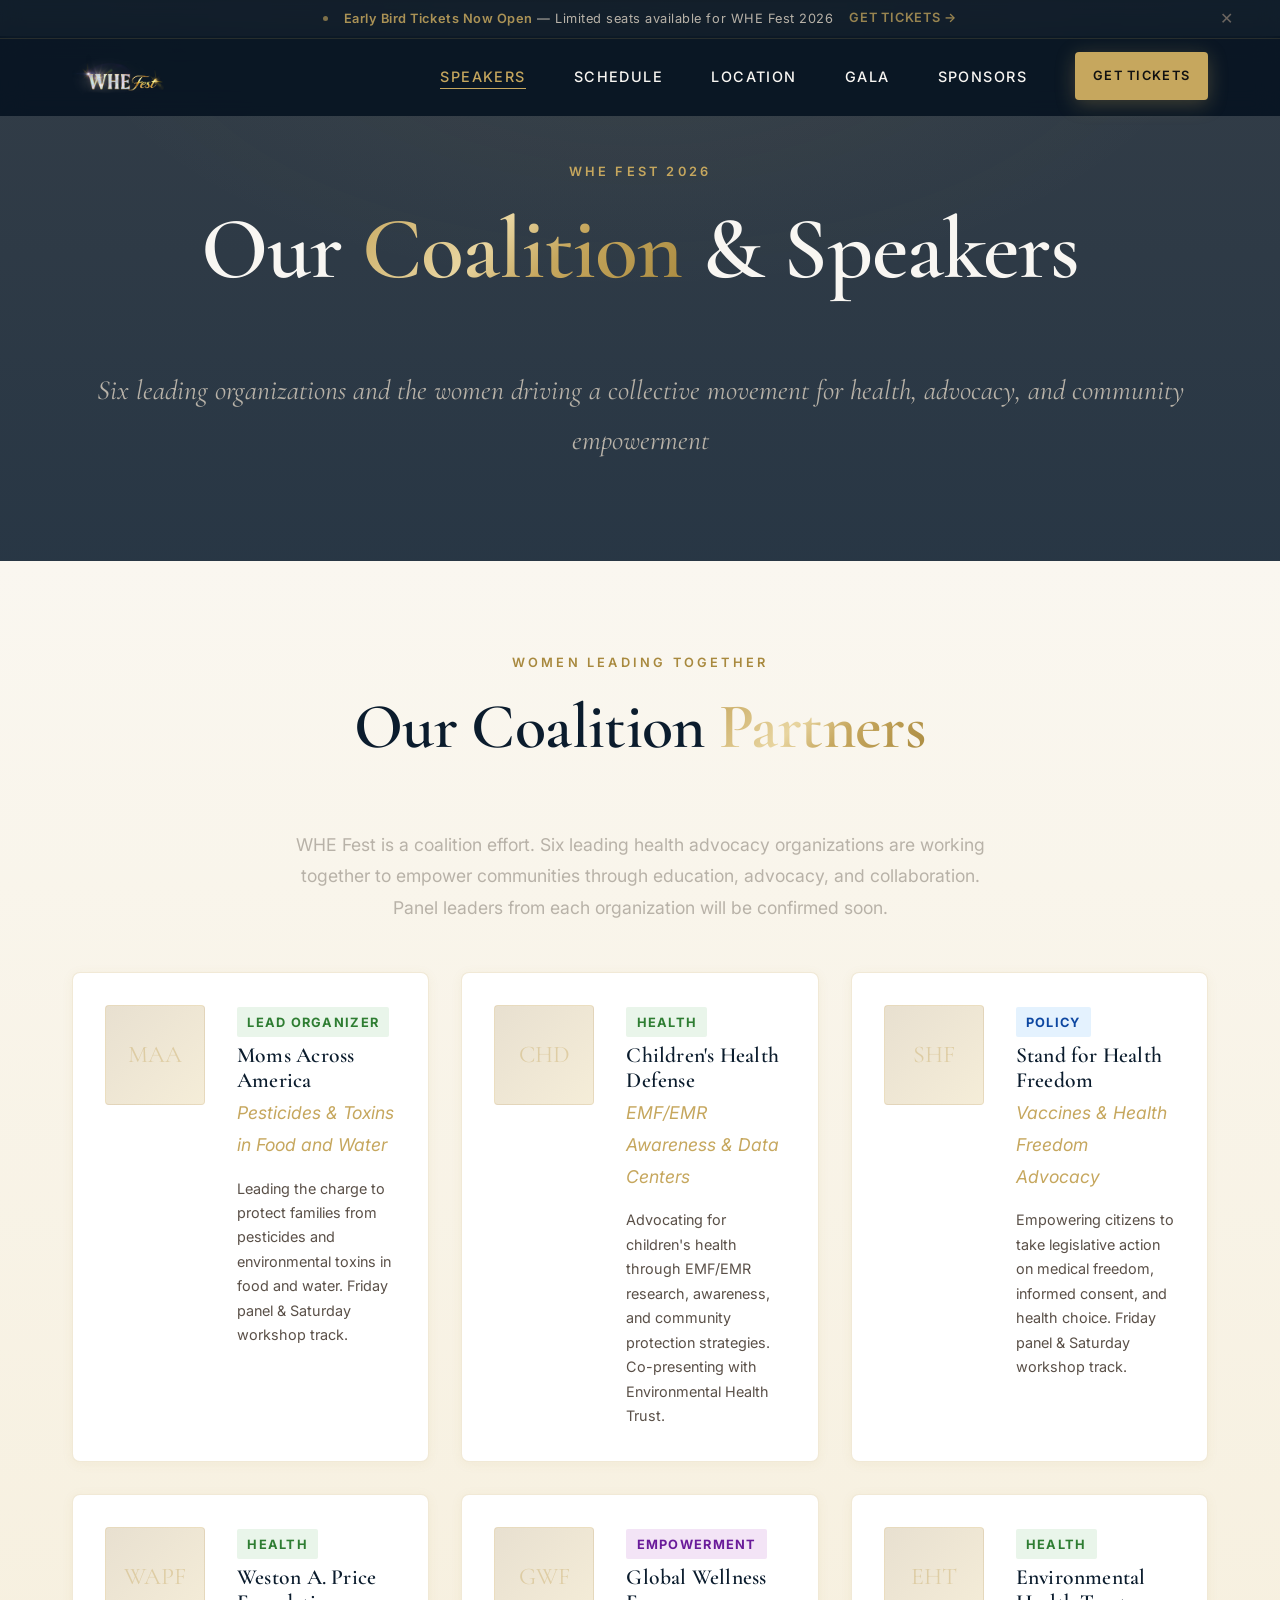
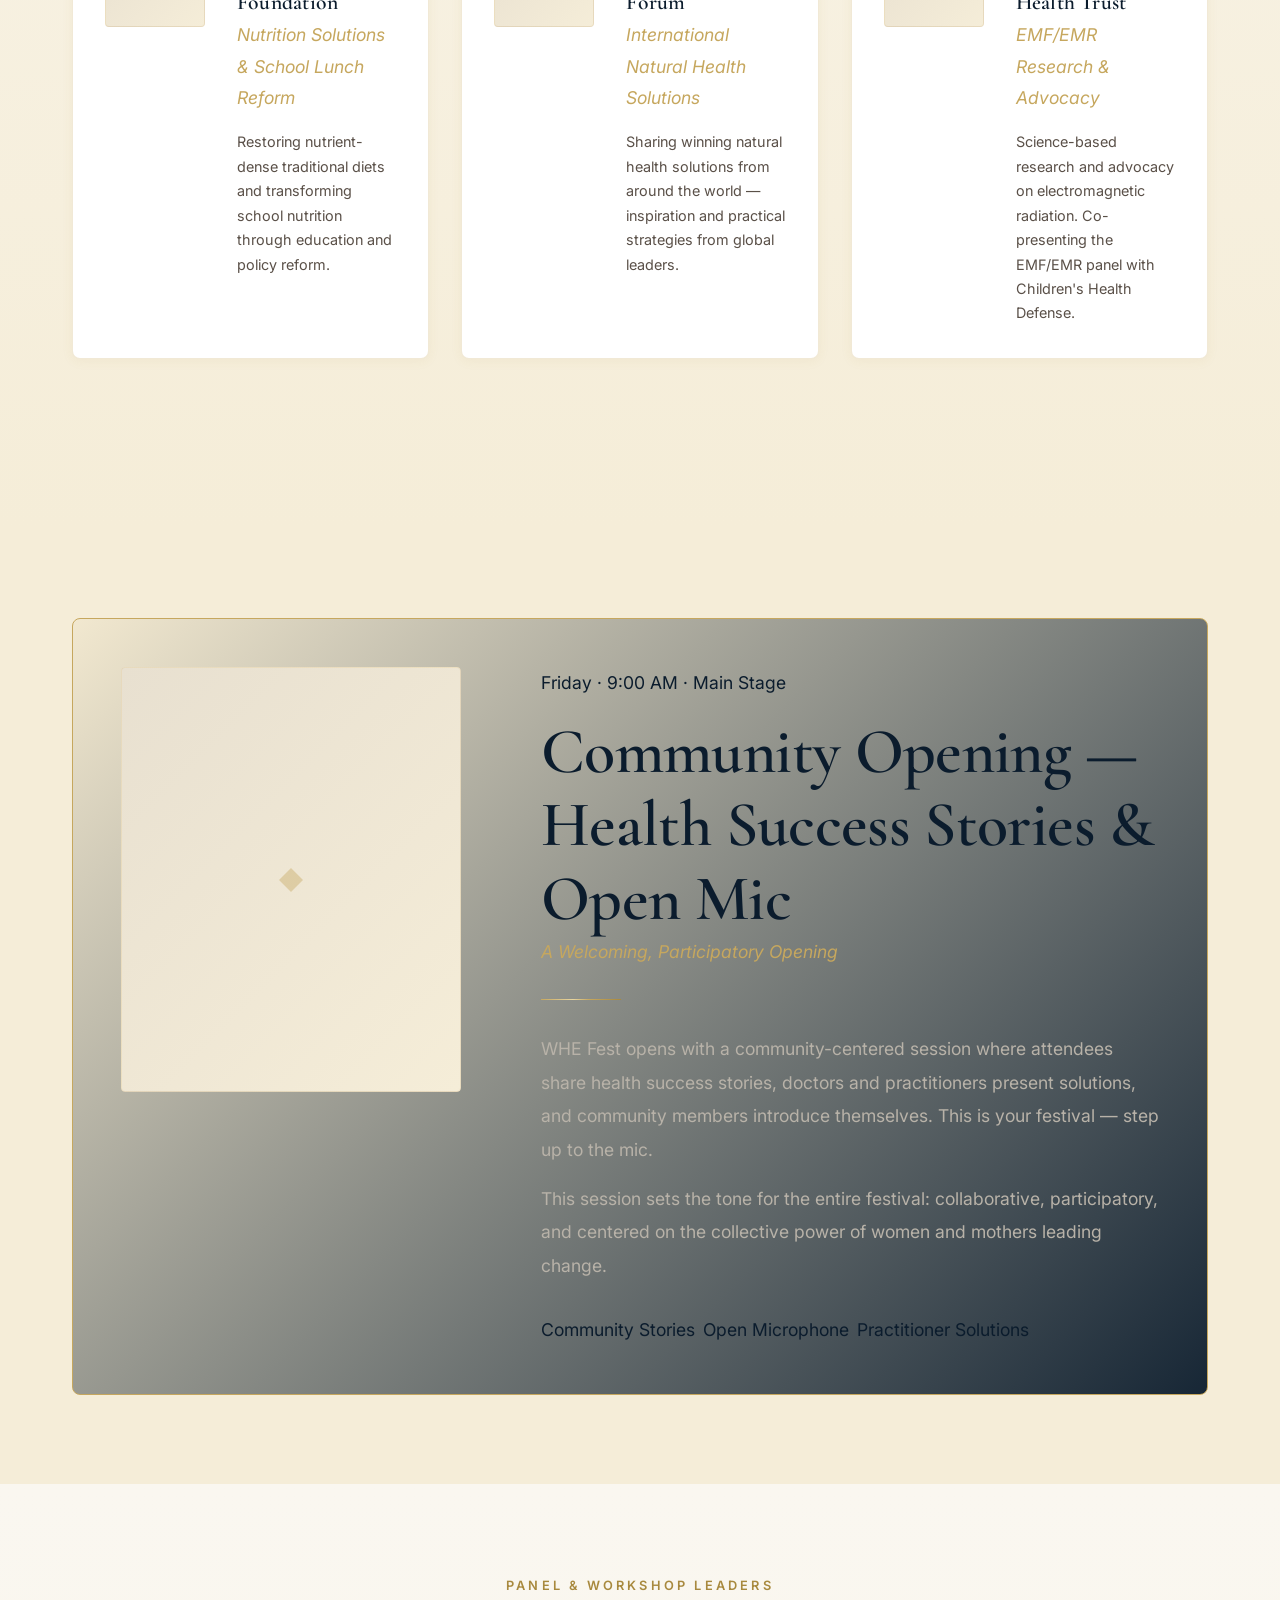
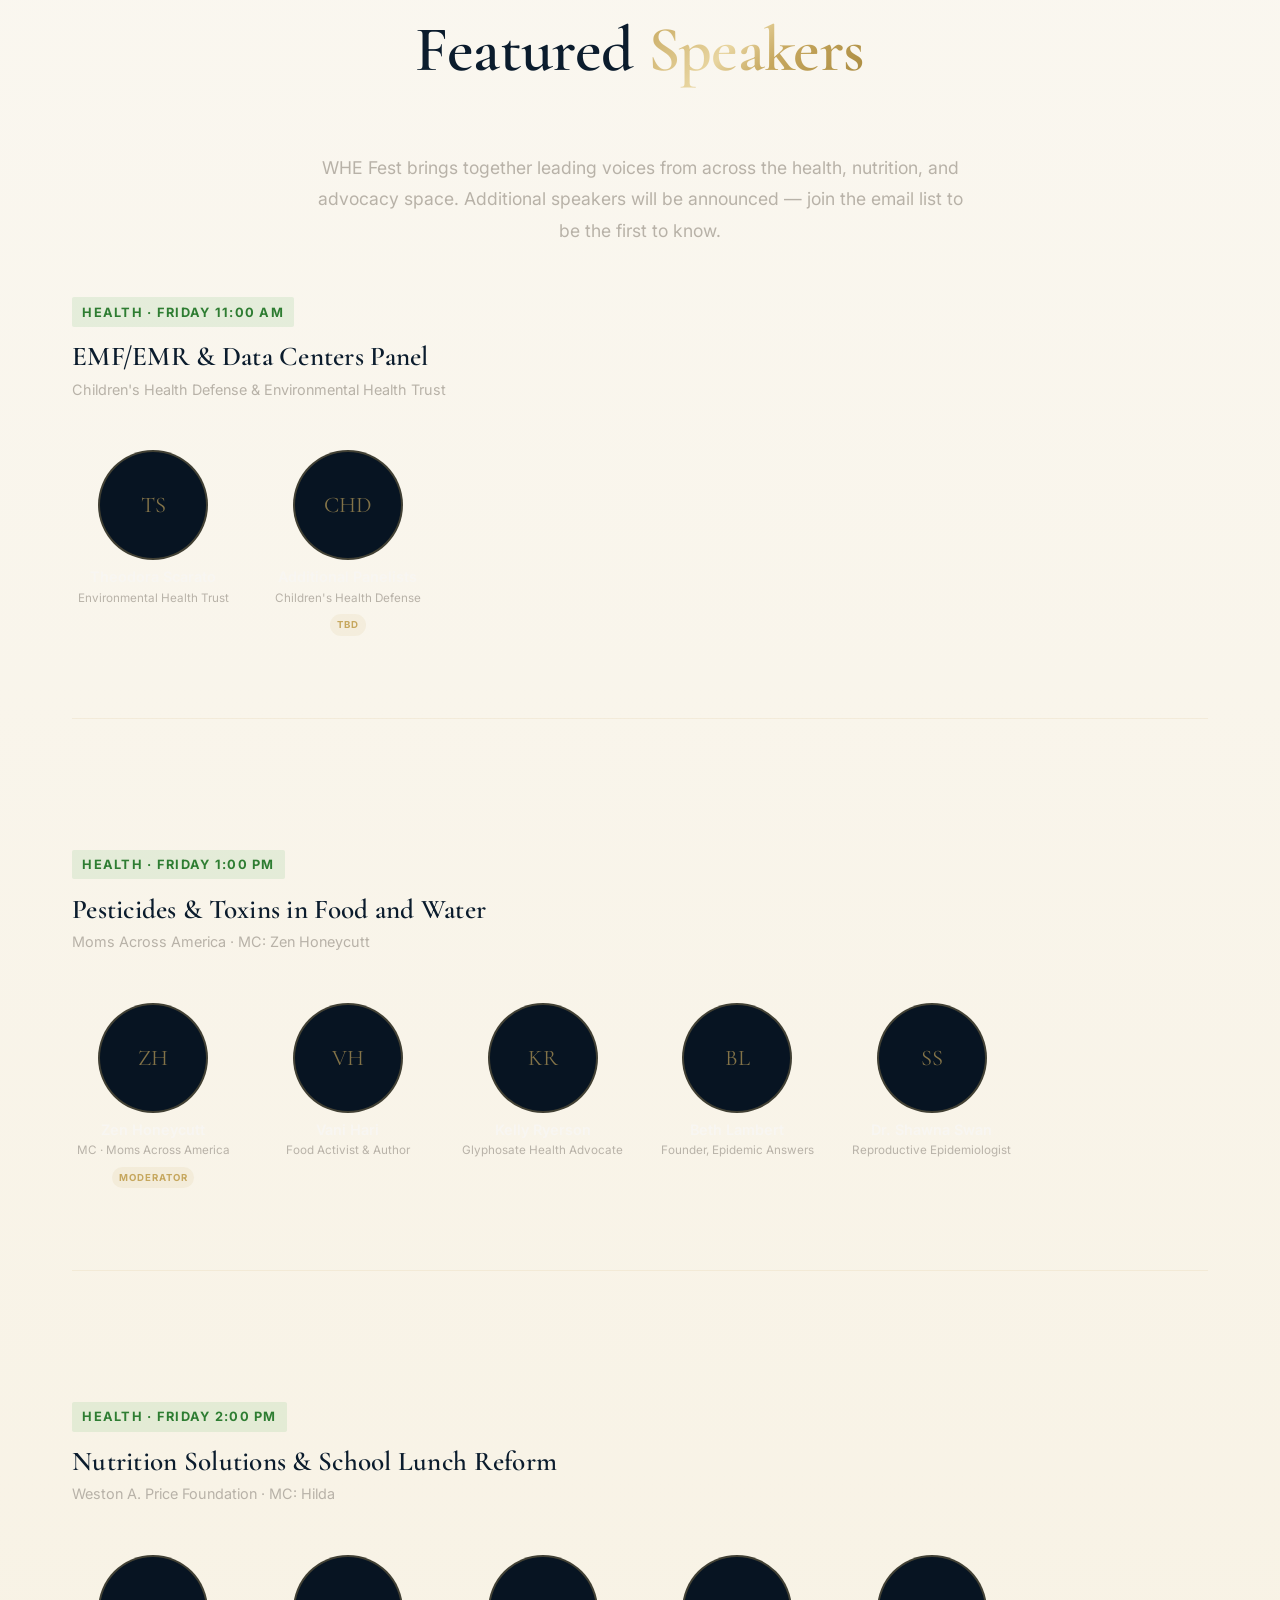
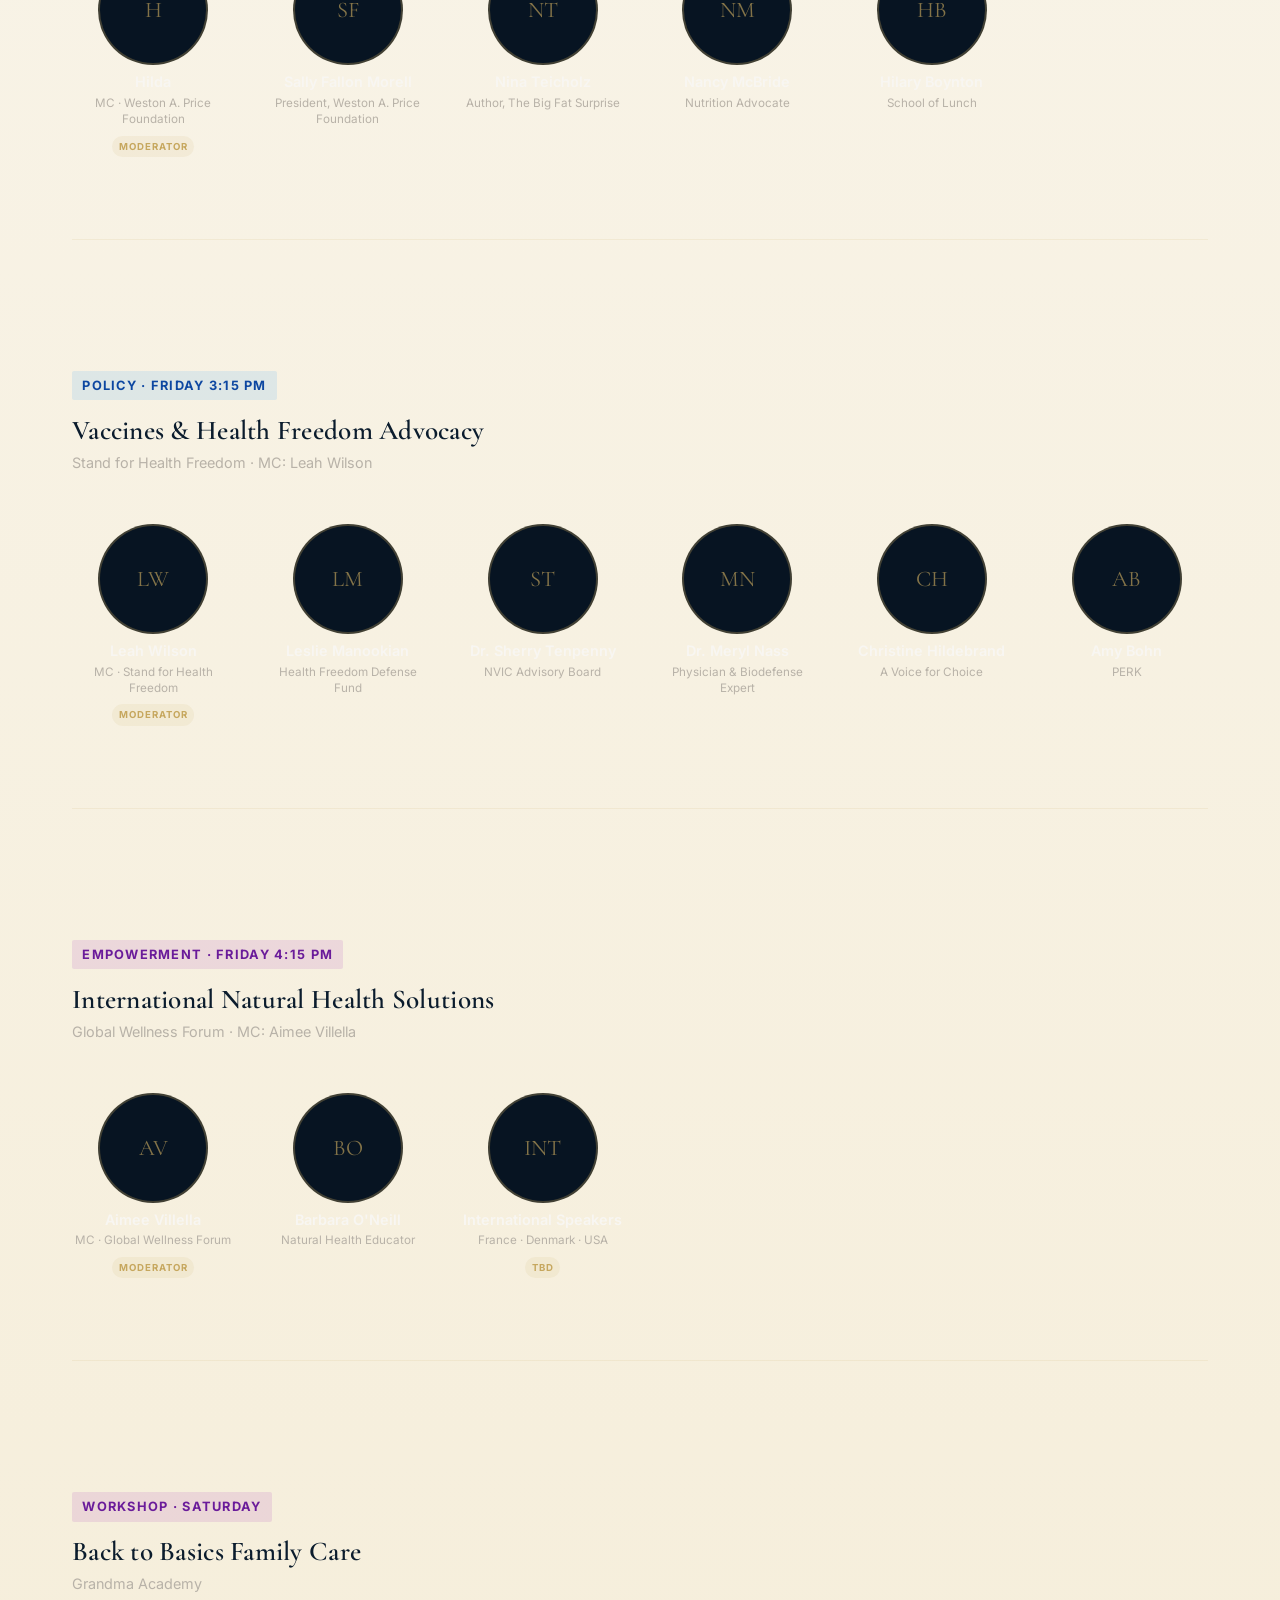
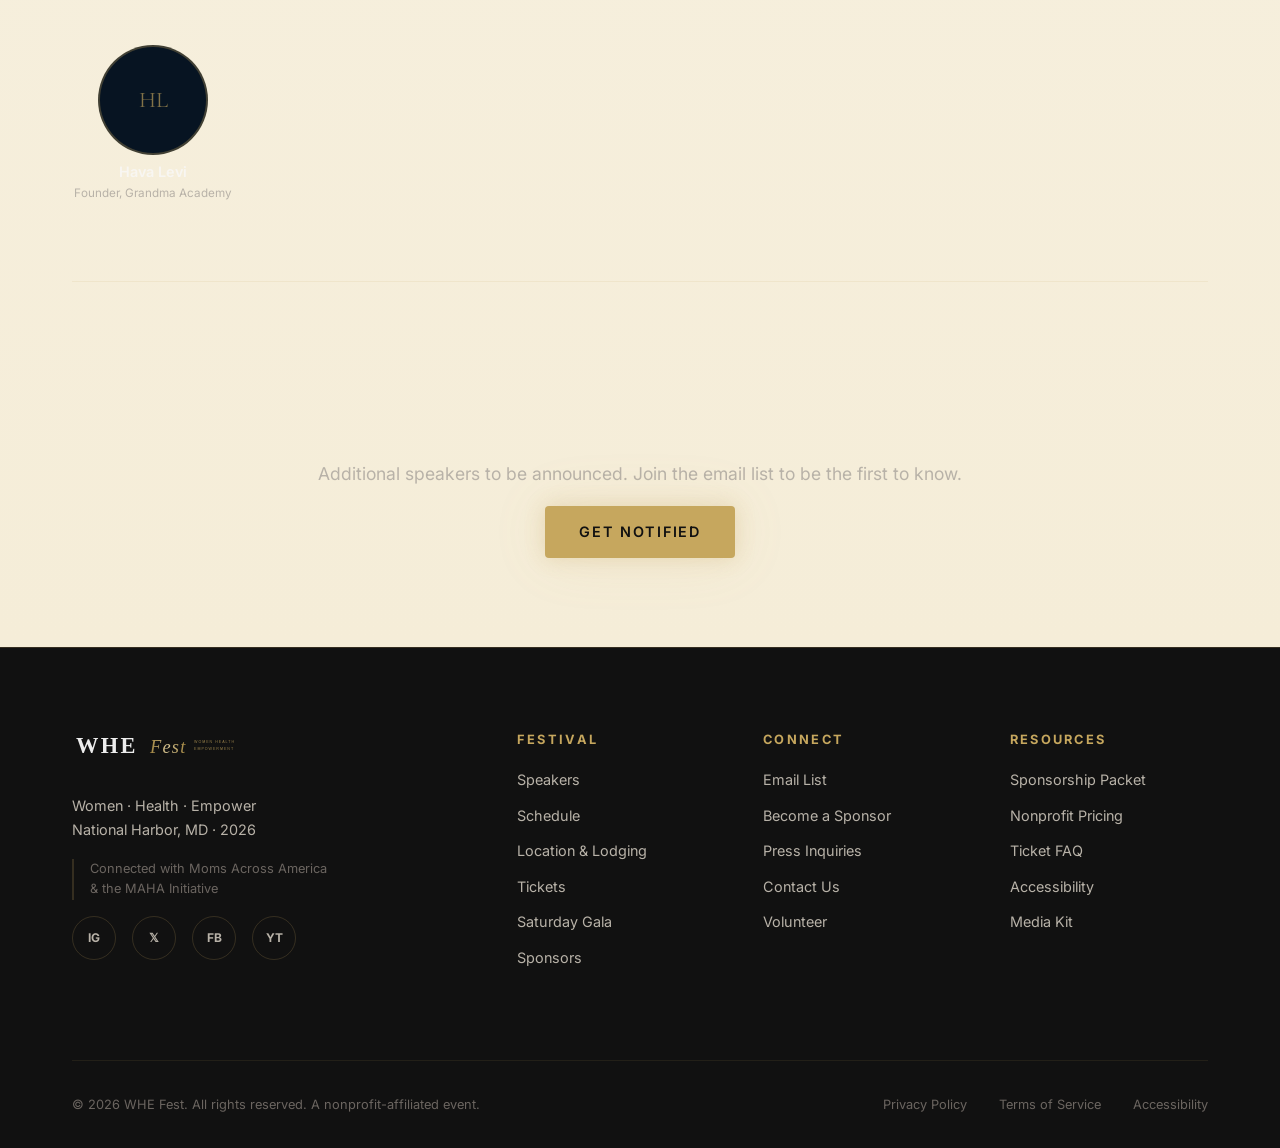
<file: pages/speakers.html>
<!DOCTYPE html>
<html lang="en">
<head>
  <meta charset="UTF-8" />
  <meta name="viewport" content="width=device-width, initial-scale=1.0" />
  <meta name="theme-color" content="#0B1C2D" />
  <link rel="apple-touch-icon" href="../assets/favicon.svg?v=2" />
  <title>Speakers — WHE Fest 2026</title>
  <meta name="description" content="WHE Fest 2026 coalition partners and speakers. Six leading health advocacy organizations working together — panel and workshop speakers coming soon." />
  <!-- Open Graph / Social Sharing -->
  <meta property="og:type"        content="website" />
  <meta property="og:title"       content="WHE Fest 2026 — Speakers" />
  <meta property="og:description" content="WHE Fest 2026 — six coalition organizations and the women driving a collective movement for health, advocacy, and empowerment. Washington, DC." />
  <meta property="og:url"         content="https://whefest.org/pages/speakers.html" />
  <meta property="og:image"       content="https://whefest.org/assets/og-image.jpg" />
  <meta property="og:site_name"   content="WHE Fest" />
  <meta name="twitter:card"       content="summary_large_image" />
  <meta name="twitter:title"      content="WHE Fest 2026 — Speakers" />
  <meta name="twitter:description" content="WHE Fest 2026 — six coalition organizations and women leading a collective health movement. Washington, DC." />
  <meta name="twitter:image"      content="https://whefest.org/assets/og-image.jpg" />
  <link rel="canonical" href="https://whefest.org/pages/speakers.html" />
  <link rel="preconnect" href="https://fonts.googleapis.com" />
  <link rel="preconnect" href="https://fonts.gstatic.com" crossorigin />
  <link href="https://fonts.googleapis.com/css2?family=Cormorant+Garamond:ital,wght@0,500;0,600;0,700;1,400;1,500&family=Playfair+Display:ital,wght@0,700;1,400&family=Inter:wght@400;500;600;700&display=swap" rel="stylesheet" />
  <link rel="icon" type="image/svg+xml" href="../assets/favicon.svg?v=2" />
  <link rel="icon" href="../assets/favicon.ico" sizes="any" />
  <link rel="stylesheet" href="../css/design-system.css" />
  <link rel="stylesheet" href="../css/inner-pages.css" />
  <link rel="stylesheet" href="../css/components.css" />
  <style>
    .speaker-topic-group {
      margin-bottom: var(--space-3xl);
      padding-bottom: var(--space-2xl);
      border-bottom: 1px solid rgba(198,167,94,0.12);
    }
    .speaker-topic-group:last-child { border-bottom: none; margin-bottom: 0; }
    .speaker-topic-header { margin-bottom: var(--space-xl); }
    .speaker-topic-header h3 {
      font-family: var(--font-heading);
      font-size: clamp(1.3rem, 2.5vw, 1.7rem);
      margin: var(--space-sm) 0 var(--space-xs);
    }
    .speaker-topic-org { font-size: var(--text-sm); color: var(--gray-warm); }
    .speaker-mini-grid {
      display: grid;
      grid-template-columns: repeat(auto-fill, minmax(140px, 1fr));
      gap: var(--space-lg);
    }
    .speaker-mini-card { text-align: center; }
    .speaker-mini-photo {
      width: 110px; height: 110px;
      border-radius: 50%;
      overflow: hidden;
      margin: 0 auto var(--space-sm);
      border: 2px solid rgba(198,167,94,0.3);
      background: var(--blue-deep);
      display: flex; align-items: center; justify-content: center;
    }
    .speaker-mini-photo img { width: 100%; height: 100%; object-fit: cover; object-position: top center; display: block; }
    .speaker-mini-initials { font-family: var(--font-heading); font-size: 1.4rem; color: var(--deep-gold); opacity: 0.65; }
    .speaker-mini-name { font-size: var(--text-sm); font-weight: 600; color: var(--soft-white, #F5F0E8); margin-bottom: 0.2em; line-height: 1.3; }
    .speaker-mini-role { font-size: 0.73rem; color: var(--gray-warm); line-height: 1.4; }
    .speaker-mini-badge {
      display: inline-block; font-size: 0.6rem; font-weight: 700;
      letter-spacing: 0.1em; text-transform: uppercase;
      color: var(--deep-gold); background: rgba(198,167,94,0.1);
      border-radius: 100px; padding: 0.2em 0.7em; margin-top: 0.35em;
    }
  </style>
</head>
<body>

  <nav class="nav" id="mainNav">
    <div class="nav__inner">
      <a href="../index.html" class="nav__logo"><img src="../assets/logo-main.png" alt="WHE Fest" class="nav__logo-img" /></a>
      <ul class="nav__links" id="navLinks">
        <li><a href="speakers.html" class="nav__link nav__link--active">Speakers</a></li>
        <li><a href="schedule.html" class="nav__link">Schedule</a></li>
        <li><a href="location.html" class="nav__link">Location</a></li>
        <li><a href="gala.html" class="nav__link">Gala</a></li>
        <li><a href="sponsors.html" class="nav__link">Sponsors</a></li>
        <li><a href="tickets.html" class="btn btn--primary btn--sm">Get Tickets</a></li>
      </ul>
      <button class="nav__toggle" id="navToggle" aria-label="Open menu" aria-expanded="false">
        <span></span><span></span><span></span>
      </button>
    </div>
  </nav>

  <main id="main-content">

  <!-- Page Hero -->
  <section class="page-hero" style="background-image: url('https://images.unsplash.com/photo-1573496359142-b8d87734a5a2?auto=format&fit=crop&w=1400&q=80'); background-size: cover; background-position: center;">
    <div class="page-hero__bg"></div>
    <div class="container text-center">
      <p class="section-label reveal">WHE Fest 2026</p>
      <h1 class="reveal reveal-delay-1">Our <span class="text-shimmer">Coalition</span> &amp; Speakers</h1>
      <hr class="divider divider--wide divider-reveal reveal-delay-2 mx-auto" aria-hidden="true"/>
      <p class="page-hero__sub reveal reveal-delay-2">Six leading organizations and the women driving a collective movement for health, advocacy, and community empowerment</p>
    </div>
  </section>

  <!-- Coalition Partners -->
  <section class="section section--gradient">
    <div class="container">
      <div class="text-center mb-xl">
        <p class="section-label reveal">Women Leading Together</p>
        <h2 class="reveal reveal-delay-1">Our Coalition <span class="text-shimmer">Partners</span></h2>
        <hr class="divider divider--wide divider-reveal reveal-delay-2 mx-auto" aria-hidden="true"/>
        <p class="reveal reveal-delay-2" style="color:var(--gray-warm); max-width:700px; margin:0 auto; line-height:1.8;">
          WHE Fest is a coalition effort. Six leading health advocacy organizations are working together to empower communities through education, advocacy, and collaboration. Panel leaders from each organization will be confirmed soon.
        </p>
      </div>

      <div class="speakers-grid" id="coalitionGrid" style="margin-bottom: var(--space-2xl);">

        <div class="speaker-full-card reveal" data-track="health">
          <div class="speaker-img-placeholder"><span>MAA</span></div>
          <div class="speaker-full-card__info">
            <span class="track-tag track-tag--health">Lead Organizer</span>
            <h3>Moms Across America</h3>
            <p class="speaker-title">Pesticides &amp; Toxins in Food and Water</p>
            <p class="speaker-bio-short">Leading the charge to protect families from pesticides and environmental toxins in food and water. Friday panel &amp; Saturday workshop track.</p>
          </div>
        </div>

        <div class="speaker-full-card reveal reveal-delay-1" data-track="health">
          <div class="speaker-img-placeholder"><span>CHD</span></div>
          <div class="speaker-full-card__info">
            <span class="track-tag track-tag--health">Health</span>
            <h3>Children's Health Defense</h3>
            <p class="speaker-title">EMF/EMR Awareness &amp; Data Centers</p>
            <p class="speaker-bio-short">Advocating for children's health through EMF/EMR research, awareness, and community protection strategies. Co-presenting with Environmental Health Trust.</p>
          </div>
        </div>

        <div class="speaker-full-card reveal reveal-delay-2" data-track="policy">
          <div class="speaker-img-placeholder"><span>SHF</span></div>
          <div class="speaker-full-card__info">
            <span class="track-tag track-tag--policy">Policy</span>
            <h3>Stand for Health Freedom</h3>
            <p class="speaker-title">Vaccines &amp; Health Freedom Advocacy</p>
            <p class="speaker-bio-short">Empowering citizens to take legislative action on medical freedom, informed consent, and health choice. Friday panel &amp; Saturday workshop track.</p>
          </div>
        </div>

        <div class="speaker-full-card reveal" data-track="health">
          <div class="speaker-img-placeholder"><span>WAPF</span></div>
          <div class="speaker-full-card__info">
            <span class="track-tag track-tag--health">Health</span>
            <h3>Weston A. Price Foundation</h3>
            <p class="speaker-title">Nutrition Solutions &amp; School Lunch Reform</p>
            <p class="speaker-bio-short">Restoring nutrient-dense traditional diets and transforming school nutrition through education and policy reform.</p>
          </div>
        </div>

        <div class="speaker-full-card reveal reveal-delay-1" data-track="empowerment">
          <div class="speaker-img-placeholder"><span>GWF</span></div>
          <div class="speaker-full-card__info">
            <span class="track-tag track-tag--empowerment">Empowerment</span>
            <h3>Global Wellness Forum</h3>
            <p class="speaker-title">International Natural Health Solutions</p>
            <p class="speaker-bio-short">Sharing winning natural health solutions from around the world — inspiration and practical strategies from global leaders.</p>
          </div>
        </div>

        <div class="speaker-full-card reveal reveal-delay-2" data-track="health">
          <div class="speaker-img-placeholder"><span>EHT</span></div>
          <div class="speaker-full-card__info">
            <span class="track-tag track-tag--health">Health</span>
            <h3>Environmental Health Trust</h3>
            <p class="speaker-title">EMF/EMR Research &amp; Advocacy</p>
            <p class="speaker-bio-short">Science-based research and advocacy on electromagnetic radiation. Co-presenting the EMF/EMR panel with Children's Health Defense.</p>
          </div>
        </div>

      </div>
    </div>
  </section>

  <!-- Opening Session -->
  <section class="section section--dark">
    <div class="container">
      <div class="keynote-card reveal">
        <div class="keynote-card__img">
          <div class="speaker-img-placeholder large">
            <svg viewBox="0 0 10 10" width="24" height="24" aria-hidden="true" style="opacity:0.4;color:var(--deep-gold);"><polygon points="5,0 10,5 5,10 0,5" fill="currentColor"/></svg>
          </div>
        </div>
        <div class="keynote-card__content">
          <span class="badge">Friday · 9:00 AM · Main Stage</span>
          <h2 class="mt-md">Community Opening — Health Success Stories &amp; Open Mic</h2>
          <p class="speaker-title">A Welcoming, Participatory Opening</p>
          <hr class="divider" aria-hidden="true"/>
          <p class="speaker-bio">WHE Fest opens with a community-centered session where attendees share health success stories, doctors and practitioners present solutions, and community members introduce themselves. This is your festival — step up to the mic.</p>
          <p class="speaker-bio mt-md">This session sets the tone for the entire festival: collaborative, participatory, and centered on the collective power of women and mothers leading change.</p>
          <div class="speaker-tags mt-lg">
            <span class="badge">Community Stories</span>
            <span class="badge">Open Microphone</span>
            <span class="badge">Practitioner Solutions</span>
          </div>
        </div>
      </div>
    </div>
  </section>

  <!-- Individual Speakers by Panel -->
  <section class="section section--gradient">
    <div class="container">
      <div class="text-center mb-xl">
        <p class="section-label reveal">Panel &amp; Workshop Leaders</p>
        <h2 class="reveal reveal-delay-1">Featured <span class="text-shimmer">Speakers</span></h2>
        <hr class="divider divider--wide divider-reveal reveal-delay-2 mx-auto" aria-hidden="true"/>
        <p class="reveal reveal-delay-2" style="color:var(--gray-warm); max-width:650px; margin:0 auto; line-height:1.8;">
          WHE Fest brings together leading voices from across the health, nutrition, and advocacy space. Additional speakers will be announced — join the email list to be the first to know.
        </p>
      </div>

      <!-- EMF/EMR Panel -->
      <div class="speaker-topic-group reveal">
        <div class="speaker-topic-header">
          <span class="track-tag track-tag--health">Health &middot; Friday 11:00 AM</span>
          <h3>EMF/EMR &amp; Data Centers Panel</h3>
          <p class="speaker-topic-org">Children's Health Defense &amp; Environmental Health Trust</p>
        </div>
        <div class="speaker-mini-grid">
          <div class="speaker-mini-card">
            <div class="speaker-mini-photo"><span class="speaker-mini-initials">TS</span></div>
            <div class="speaker-mini-name">Theodora Scarato</div>
            <div class="speaker-mini-role">Environmental Health Trust</div>
          </div>
          <div class="speaker-mini-card">
            <div class="speaker-mini-photo"><span class="speaker-mini-initials">CHD</span></div>
            <div class="speaker-mini-name">Additional Panelists</div>
            <div class="speaker-mini-role">Children's Health Defense</div>
            <span class="speaker-mini-badge">TBD</span>
          </div>
        </div>
      </div>

      <!-- Pesticides & Toxins Panel -->
      <div class="speaker-topic-group reveal">
        <div class="speaker-topic-header">
          <span class="track-tag track-tag--health">Health &middot; Friday 1:00 PM</span>
          <h3>Pesticides &amp; Toxins in Food and Water</h3>
          <p class="speaker-topic-org">Moms Across America &middot; MC: Zen Honeycutt</p>
        </div>
        <div class="speaker-mini-grid">
          <div class="speaker-mini-card">
            <div class="speaker-mini-photo"><span class="speaker-mini-initials">ZH</span></div>
            <div class="speaker-mini-name">Zen Honeycutt</div>
            <div class="speaker-mini-role">MC &middot; Moms Across America</div>
            <span class="speaker-mini-badge">Moderator</span>
          </div>
          <div class="speaker-mini-card">
            <div class="speaker-mini-photo"><span class="speaker-mini-initials">VH</span></div>
            <div class="speaker-mini-name">Vani Hari</div>
            <div class="speaker-mini-role">Food Activist &amp; Author</div>
          </div>
          <div class="speaker-mini-card">
            <div class="speaker-mini-photo"><span class="speaker-mini-initials">KR</span></div>
            <div class="speaker-mini-name">Kelly Ryerson</div>
            <div class="speaker-mini-role">Glyphosate Health Advocate</div>
          </div>
          <div class="speaker-mini-card">
            <div class="speaker-mini-photo"><span class="speaker-mini-initials">BL</span></div>
            <div class="speaker-mini-name">Beth Lambert</div>
            <div class="speaker-mini-role">Founder, Epidemic Answers</div>
          </div>
          <div class="speaker-mini-card">
            <div class="speaker-mini-photo"><span class="speaker-mini-initials">SS</span></div>
            <div class="speaker-mini-name">Dr. Shawna Swan</div>
            <div class="speaker-mini-role">Reproductive Epidemiologist</div>
          </div>
        </div>
      </div>

      <!-- Nutrition & School Lunch Panel -->
      <div class="speaker-topic-group reveal">
        <div class="speaker-topic-header">
          <span class="track-tag track-tag--health">Health &middot; Friday 2:00 PM</span>
          <h3>Nutrition Solutions &amp; School Lunch Reform</h3>
          <p class="speaker-topic-org">Weston A. Price Foundation &middot; MC: Hilda</p>
        </div>
        <div class="speaker-mini-grid">
          <div class="speaker-mini-card">
            <div class="speaker-mini-photo"><span class="speaker-mini-initials">H</span></div>
            <div class="speaker-mini-name">Hilda</div>
            <div class="speaker-mini-role">MC &middot; Weston A. Price Foundation</div>
            <span class="speaker-mini-badge">Moderator</span>
          </div>
          <div class="speaker-mini-card">
            <div class="speaker-mini-photo"><span class="speaker-mini-initials">SF</span></div>
            <div class="speaker-mini-name">Sally Fallon Morell</div>
            <div class="speaker-mini-role">President, Weston A. Price Foundation</div>
          </div>
          <div class="speaker-mini-card">
            <div class="speaker-mini-photo"><span class="speaker-mini-initials">NT</span></div>
            <div class="speaker-mini-name">Nina Teicholz</div>
            <div class="speaker-mini-role">Author, The Big Fat Surprise</div>
          </div>
          <div class="speaker-mini-card">
            <div class="speaker-mini-photo"><span class="speaker-mini-initials">NM</span></div>
            <div class="speaker-mini-name">Nancy McBride</div>
            <div class="speaker-mini-role">Nutrition Advocate</div>
          </div>
          <div class="speaker-mini-card">
            <div class="speaker-mini-photo"><span class="speaker-mini-initials">HB</span></div>
            <div class="speaker-mini-name">Hilary Boynton</div>
            <div class="speaker-mini-role">School of Lunch</div>
          </div>
        </div>
      </div>

      <!-- Vaccines & Health Freedom Panel -->
      <div class="speaker-topic-group reveal">
        <div class="speaker-topic-header">
          <span class="track-tag track-tag--policy">Policy &middot; Friday 3:15 PM</span>
          <h3>Vaccines &amp; Health Freedom Advocacy</h3>
          <p class="speaker-topic-org">Stand for Health Freedom &middot; MC: Leah Wilson</p>
        </div>
        <div class="speaker-mini-grid">
          <div class="speaker-mini-card">
            <div class="speaker-mini-photo"><span class="speaker-mini-initials">LW</span></div>
            <div class="speaker-mini-name">Leah Wilson</div>
            <div class="speaker-mini-role">MC &middot; Stand for Health Freedom</div>
            <span class="speaker-mini-badge">Moderator</span>
          </div>
          <div class="speaker-mini-card">
            <div class="speaker-mini-photo"><span class="speaker-mini-initials">LM</span></div>
            <div class="speaker-mini-name">Leslie Manookian</div>
            <div class="speaker-mini-role">Health Freedom Defense Fund</div>
          </div>
          <div class="speaker-mini-card">
            <div class="speaker-mini-photo"><span class="speaker-mini-initials">ST</span></div>
            <div class="speaker-mini-name">Dr. Sherry Tenpenny</div>
            <div class="speaker-mini-role">NVIC Advisory Board</div>
          </div>
          <div class="speaker-mini-card">
            <div class="speaker-mini-photo"><span class="speaker-mini-initials">MN</span></div>
            <div class="speaker-mini-name">Dr. Meryl Nass</div>
            <div class="speaker-mini-role">Physician &amp; Biodefense Expert</div>
          </div>
          <div class="speaker-mini-card">
            <div class="speaker-mini-photo"><span class="speaker-mini-initials">CH</span></div>
            <div class="speaker-mini-name">Christine Hildebrand</div>
            <div class="speaker-mini-role">A Voice for Choice</div>
          </div>
          <div class="speaker-mini-card">
            <div class="speaker-mini-photo"><span class="speaker-mini-initials">AB</span></div>
            <div class="speaker-mini-name">Amy Bohn</div>
            <div class="speaker-mini-role">PERK</div>
          </div>
        </div>
      </div>

      <!-- International Natural Health Panel -->
      <div class="speaker-topic-group reveal">
        <div class="speaker-topic-header">
          <span class="track-tag track-tag--empowerment">Empowerment &middot; Friday 4:15 PM</span>
          <h3>International Natural Health Solutions</h3>
          <p class="speaker-topic-org">Global Wellness Forum &middot; MC: Aimee Villella</p>
        </div>
        <div class="speaker-mini-grid">
          <div class="speaker-mini-card">
            <div class="speaker-mini-photo"><span class="speaker-mini-initials">AV</span></div>
            <div class="speaker-mini-name">Aimee Villella</div>
            <div class="speaker-mini-role">MC &middot; Global Wellness Forum</div>
            <span class="speaker-mini-badge">Moderator</span>
          </div>
          <div class="speaker-mini-card">
            <div class="speaker-mini-photo"><span class="speaker-mini-initials">BO</span></div>
            <div class="speaker-mini-name">Barbara O'Neill</div>
            <div class="speaker-mini-role">Natural Health Educator</div>
          </div>
          <div class="speaker-mini-card">
            <div class="speaker-mini-photo"><span class="speaker-mini-initials">INT</span></div>
            <div class="speaker-mini-name">International Speakers</div>
            <div class="speaker-mini-role">France &middot; Denmark &middot; USA</div>
            <span class="speaker-mini-badge">TBD</span>
          </div>
        </div>
      </div>

      <!-- Saturday Workshop: Back to Basics -->
      <div class="speaker-topic-group reveal">
        <div class="speaker-topic-header">
          <span class="track-tag track-tag--empowerment">Workshop &middot; Saturday</span>
          <h3>Back to Basics Family Care</h3>
          <p class="speaker-topic-org">Grandma Academy</p>
        </div>
        <div class="speaker-mini-grid">
          <div class="speaker-mini-card">
            <div class="speaker-mini-photo"><span class="speaker-mini-initials">HL</span></div>
            <div class="speaker-mini-name">Hava Levi</div>
            <div class="speaker-mini-role">Founder, Grandma Academy</div>
          </div>
        </div>
      </div>

      <div class="speakers-cta text-center reveal mt-xl" style="padding-top: var(--space-xl);">
        <p class="speakers-cta__text">Additional speakers to be announced. Join the email list to be the first to know.</p>
        <a href="../index.html#signup" class="btn btn--glow mt-md">Get Notified</a>
      </div>
    </div>
  </section>


  </main>

  <script src="../js/main.js" defer></script>
  <script src="../js/components.js" defer></script>
  <script src="../js/speakers.js" defer></script>
</body>
</html>
</file>
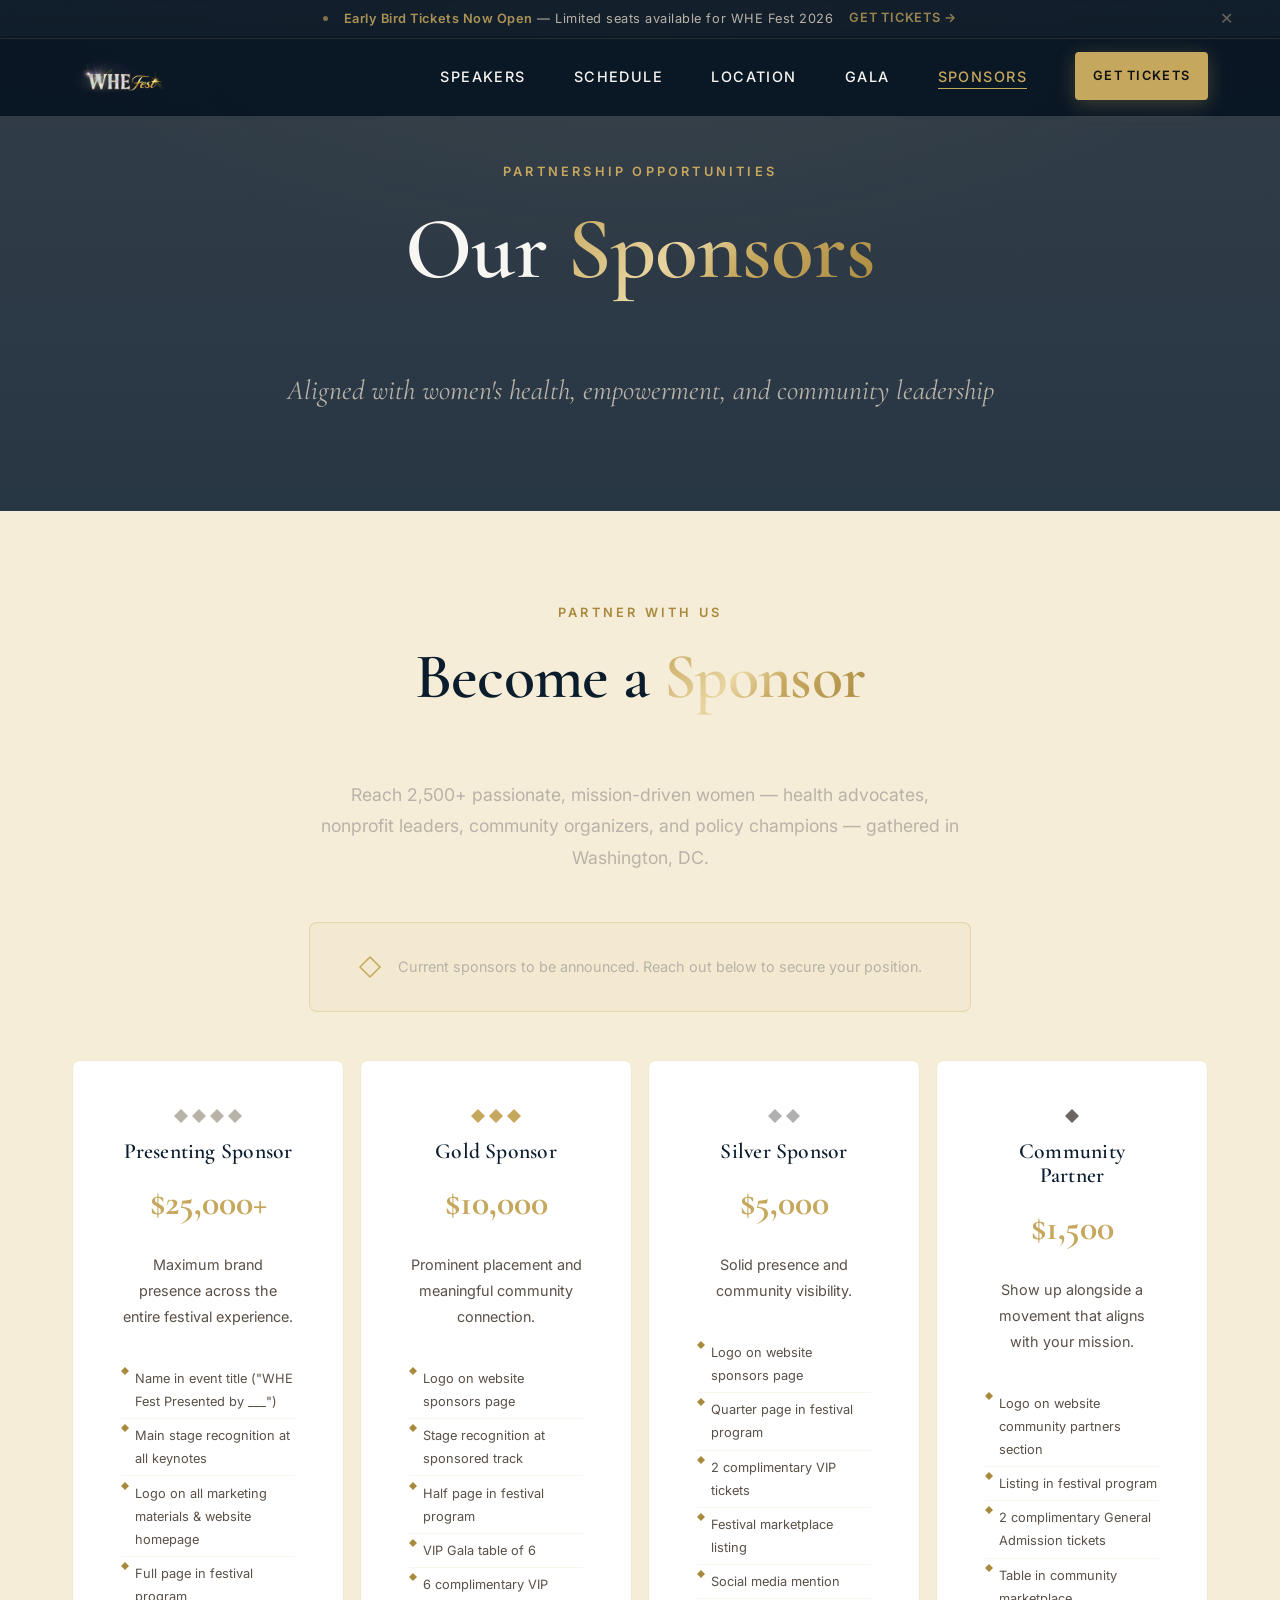
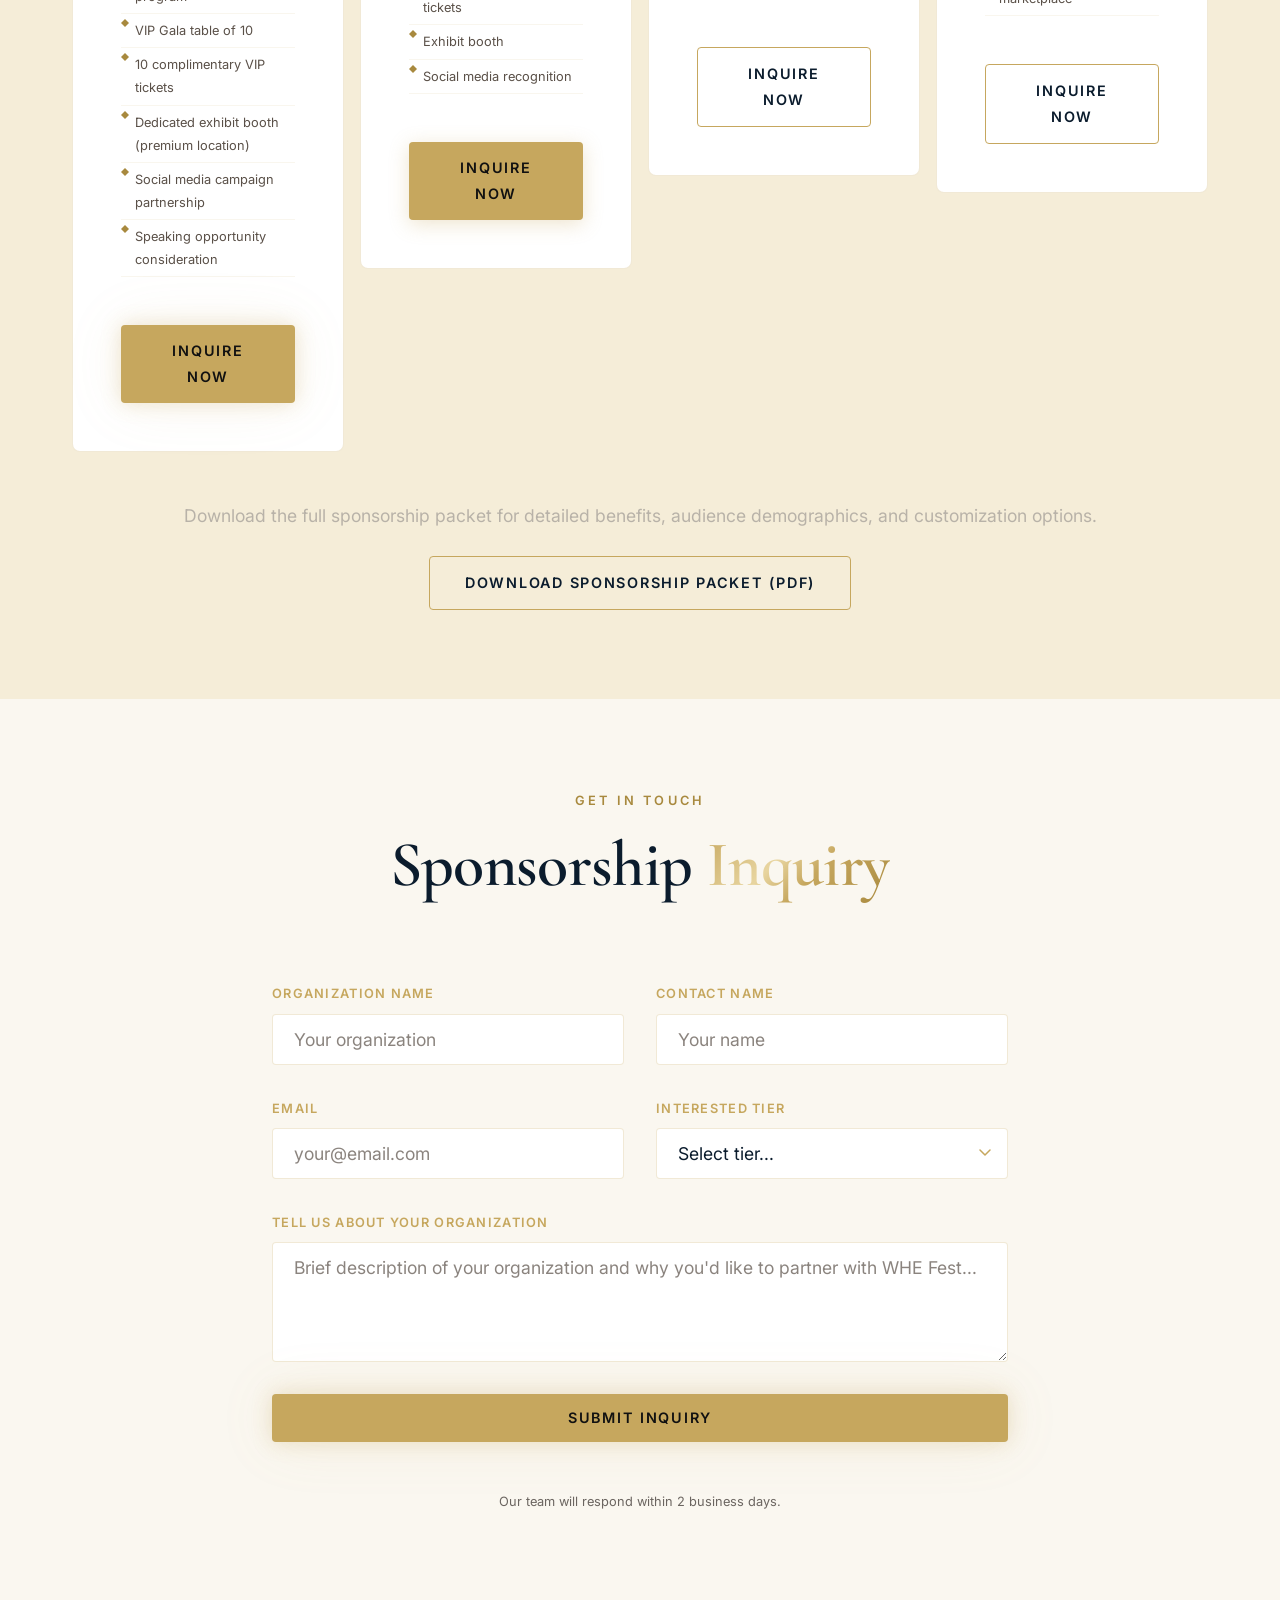
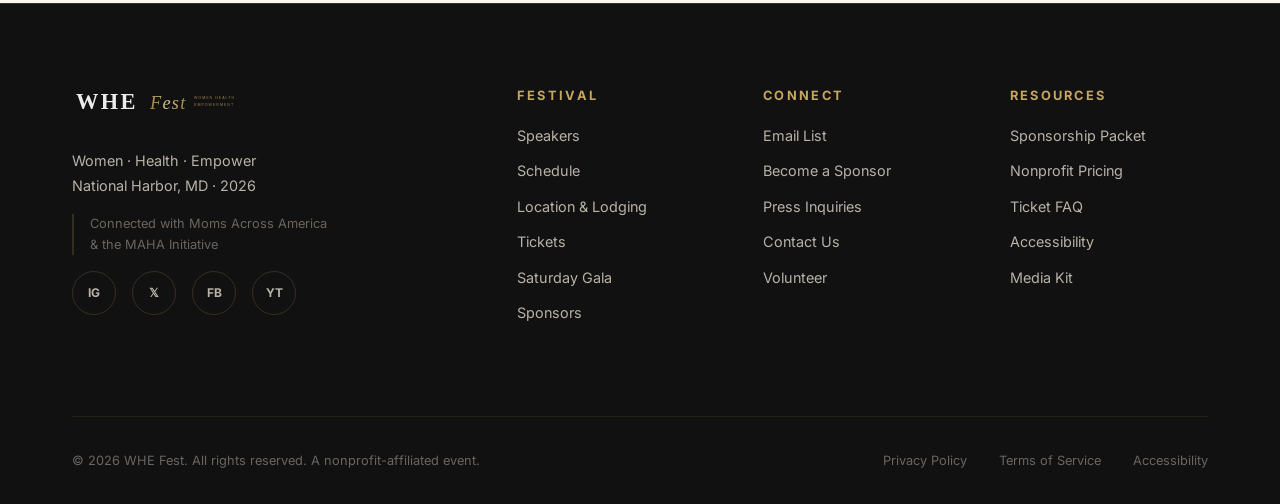
<file: pages/sponsors.html>
<!DOCTYPE html>
<html lang="en">
<head>
  <meta charset="UTF-8" />
  <meta name="viewport" content="width=device-width, initial-scale=1.0" />
  <meta name="theme-color" content="#0B1C2D" />
  <link rel="apple-touch-icon" href="../assets/favicon.svg?v=2" />
  <title>Sponsors — WHE Fest 2026</title>
  <meta name="description" content="Partner with WHE Fest 2026 in Washington, DC. Sponsorship tiers, benefits, and how to apply." />
  <!-- Open Graph / Social Sharing -->
  <meta property="og:type"        content="website" />
  <meta property="og:title"       content="WHE Fest 2026 — Become a Sponsor" />
  <meta property="og:description" content="Partner with WHE Fest and reach 2,500+ women leaders, health advocates, and changemakers in Washington, DC." />
  <meta property="og:url"         content="https://whefest.org/pages/sponsors.html" />
  <meta property="og:image"       content="https://whefest.org/assets/og-image.jpg" />
  <meta property="og:site_name"   content="WHE Fest" />
  <meta name="twitter:card"       content="summary_large_image" />
  <meta name="twitter:title"      content="WHE Fest 2026 — Become a Sponsor" />
  <meta name="twitter:description" content="Partner with WHE Fest and reach 2,500+ women leaders, health advocates, and changemakers in Washington, DC." />
  <meta name="twitter:image"      content="https://whefest.org/assets/og-image.jpg" />
  <link rel="canonical" href="https://whefest.org/pages/sponsors.html" />
  <link rel="preconnect" href="https://fonts.googleapis.com" />
  <link rel="preconnect" href="https://fonts.gstatic.com" crossorigin />
  <link href="https://fonts.googleapis.com/css2?family=Cormorant+Garamond:ital,wght@0,500;0,600;0,700;1,400;1,500&family=Playfair+Display:ital,wght@0,700;1,400&family=Inter:wght@400;500;600;700&display=swap" rel="stylesheet" />
  <link rel="icon" type="image/svg+xml" href="../assets/favicon.svg?v=2" />
  <link rel="icon" href="../assets/favicon.ico" sizes="any" />
  <link rel="stylesheet" href="../css/design-system.css" />
  <link rel="stylesheet" href="../css/inner-pages.css" />
  <link rel="stylesheet" href="../css/components.css" />
</head>
<body>

  <nav class="nav" id="mainNav">
    <div class="nav__inner">
      <a href="../index.html" class="nav__logo"><img src="../assets/logo-main.png" alt="WHE Fest" class="nav__logo-img" /></a>
      <ul class="nav__links" id="navLinks">
        <li><a href="speakers.html" class="nav__link">Speakers</a></li>
        <li><a href="schedule.html" class="nav__link">Schedule</a></li>
        <li><a href="location.html" class="nav__link">Location</a></li>
        <li><a href="gala.html" class="nav__link">Gala</a></li>
        <li><a href="sponsors.html" class="nav__link nav__link--active">Sponsors</a></li>
        <li><a href="tickets.html" class="btn btn--primary btn--sm">Get Tickets</a></li>
      </ul>
      <button class="nav__toggle" id="navToggle" aria-label="Open menu" aria-expanded="false">
        <span></span><span></span><span></span>
      </button>
    </div>
  </nav>

  <main id="main-content">

  <section class="page-hero" style="background-image: url('https://images.unsplash.com/photo-1521791136064-7986c2920216?auto=format&fit=crop&w=1400&q=80'); background-size: cover; background-position: center;">
    <div class="page-hero__bg"></div>
    <div class="container text-center">
      <p class="section-label reveal">Partnership Opportunities</p>
      <h1 class="reveal reveal-delay-1">Our <span class="text-shimmer">Sponsors</span></h1>
      <hr class="divider divider--wide divider-reveal reveal-delay-2 mx-auto" aria-hidden="true"/>
      <p class="page-hero__sub reveal reveal-delay-2">Aligned with women's health, empowerment, and community leadership</p>
    </div>
  </section>

  <!-- Become a Sponsor -->
  <section class="section section--dark">
    <div class="container">
      <div class="text-center mb-xl">
        <p class="section-label reveal">Partner with Us</p>
        <h2 class="reveal reveal-delay-1">Become a <span class="text-shimmer">Sponsor</span></h2>
        <hr class="divider divider--wide divider-reveal reveal-delay-2 mx-auto" aria-hidden="true"/>
        <p class="reveal reveal-delay-2" style="color:var(--gray-warm); max-width:650px; margin:0 auto;">Reach 2,500+ passionate, mission-driven women — health advocates, nonprofit leaders, community organizers, and policy champions — gathered in Washington, DC.</p>
        <div class="reveal reveal-delay-3" style="display:inline-flex; align-items:center; gap:var(--space-md); background:rgba(198,167,94,0.06); border:1px solid rgba(198,167,94,0.3); border-radius:var(--border-radius-lg); padding:var(--space-lg) var(--space-xl); margin-top:var(--space-xl);">
          <svg viewBox="0 0 24 24" width="24" height="24" aria-hidden="true" style="color:var(--deep-gold); flex-shrink:0;"><polygon points="12,2 22,12 12,22 2,12" fill="none" stroke="currentColor" stroke-width="1.5"/></svg>
          <p style="font-size:var(--text-sm); color:var(--gray-warm); line-height:1.6; margin:0;">Current sponsors to be announced. Reach out below to secure your position.</p>
        </div>
      </div>

      <div class="sponsor-tiers-grid">

        <div class="sponsor-tier-card reveal">
          <div class="sponsor-tier-card__icon" style="color:var(--gray-warm); display:flex; gap:4px; justify-content:center;">
            <svg viewBox="0 0 10 10" width="14" height="14" aria-hidden="true"><polygon points="5,0 10,5 5,10 0,5" fill="currentColor"/></svg>
            <svg viewBox="0 0 10 10" width="14" height="14" aria-hidden="true"><polygon points="5,0 10,5 5,10 0,5" fill="currentColor"/></svg>
            <svg viewBox="0 0 10 10" width="14" height="14" aria-hidden="true"><polygon points="5,0 10,5 5,10 0,5" fill="currentColor"/></svg>
            <svg viewBox="0 0 10 10" width="14" height="14" aria-hidden="true"><polygon points="5,0 10,5 5,10 0,5" fill="currentColor"/></svg>
          </div>
          <h3 class="sponsor-tier-card__name">Presenting Sponsor</h3>
          <p class="sponsor-tier-card__price">$25,000+</p>
          <p class="sponsor-tier-card__desc">Maximum brand presence across the entire festival experience.</p>
          <ul class="sponsor-tier-card__benefits">
            <li>Name in event title ("WHE Fest Presented by ___")</li>
            <li>Main stage recognition at all keynotes</li>
            <li>Logo on all marketing materials &amp; website homepage</li>
            <li>Full page in festival program</li>
            <li>VIP Gala table of 10</li>
            <li>10 complimentary VIP tickets</li>
            <li>Dedicated exhibit booth (premium location)</li>
            <li>Social media campaign partnership</li>
            <li>Speaking opportunity consideration</li>
          </ul>
          <a href="#contact-sponsor" class="btn btn--glow btn--full">Inquire Now</a>
        </div>

        <div class="sponsor-tier-card sponsor-tier-card--gold reveal reveal-delay-1">
          <div class="sponsor-tier-card__icon" style="color:var(--deep-gold); display:flex; gap:4px; justify-content:center;">
            <svg viewBox="0 0 10 10" width="14" height="14" aria-hidden="true"><polygon points="5,0 10,5 5,10 0,5" fill="currentColor"/></svg>
            <svg viewBox="0 0 10 10" width="14" height="14" aria-hidden="true"><polygon points="5,0 10,5 5,10 0,5" fill="currentColor"/></svg>
            <svg viewBox="0 0 10 10" width="14" height="14" aria-hidden="true"><polygon points="5,0 10,5 5,10 0,5" fill="currentColor"/></svg>
          </div>
          <h3 class="sponsor-tier-card__name">Gold Sponsor</h3>
          <p class="sponsor-tier-card__price">$10,000</p>
          <p class="sponsor-tier-card__desc">Prominent placement and meaningful community connection.</p>
          <ul class="sponsor-tier-card__benefits">
            <li>Logo on website sponsors page</li>
            <li>Stage recognition at sponsored track</li>
            <li>Half page in festival program</li>
            <li>VIP Gala table of 6</li>
            <li>6 complimentary VIP tickets</li>
            <li>Exhibit booth</li>
            <li>Social media recognition</li>
          </ul>
          <a href="#contact-sponsor" class="btn btn--primary btn--full">Inquire Now</a>
        </div>

        <div class="sponsor-tier-card reveal reveal-delay-2">
          <div class="sponsor-tier-card__icon" style="color:#B0B0B0; display:flex; gap:4px; justify-content:center;">
            <svg viewBox="0 0 10 10" width="14" height="14" aria-hidden="true"><polygon points="5,0 10,5 5,10 0,5" fill="currentColor"/></svg>
            <svg viewBox="0 0 10 10" width="14" height="14" aria-hidden="true"><polygon points="5,0 10,5 5,10 0,5" fill="currentColor"/></svg>
          </div>
          <h3 class="sponsor-tier-card__name">Silver Sponsor</h3>
          <p class="sponsor-tier-card__price">$5,000</p>
          <p class="sponsor-tier-card__desc">Solid presence and community visibility.</p>
          <ul class="sponsor-tier-card__benefits">
            <li>Logo on website sponsors page</li>
            <li>Quarter page in festival program</li>
            <li>2 complimentary VIP tickets</li>
            <li>Festival marketplace listing</li>
            <li>Social media mention</li>
          </ul>
          <a href="#contact-sponsor" class="btn btn--outline btn--full">Inquire Now</a>
        </div>

        <div class="sponsor-tier-card reveal reveal-delay-3">
          <div class="sponsor-tier-card__icon" style="color:var(--gray-muted); display:flex; gap:4px; justify-content:center;">
            <svg viewBox="0 0 10 10" width="14" height="14" aria-hidden="true"><polygon points="5,0 10,5 5,10 0,5" fill="currentColor"/></svg>
          </div>
          <h3 class="sponsor-tier-card__name">Community Partner</h3>
          <p class="sponsor-tier-card__price">$1,500</p>
          <p class="sponsor-tier-card__desc">Show up alongside a movement that aligns with your mission.</p>
          <ul class="sponsor-tier-card__benefits">
            <li>Logo on website community partners section</li>
            <li>Listing in festival program</li>
            <li>2 complimentary General Admission tickets</li>
            <li>Table in community marketplace</li>
          </ul>
          <a href="#contact-sponsor" class="btn btn--outline btn--full">Inquire Now</a>
        </div>

      </div>

      <div class="sponsor-packet-cta reveal mt-xl text-center">
        <p style="color:var(--gray-warm); margin-bottom:1.5rem;">Download the full sponsorship packet for detailed benefits, audience demographics, and customization options.</p>
        <a href="#" class="btn btn--outline" download>Download Sponsorship Packet (PDF)</a>
      </div>
    </div>
  </section>

  <!-- Contact Form -->
  <section class="section section--blue" id="contact-sponsor">
    <div class="container container--narrow">
      <div class="text-center mb-xl">
        <p class="section-label reveal">Get in Touch</p>
        <h2 class="reveal reveal-delay-1">Sponsorship <span class="text-shimmer">Inquiry</span></h2>
        <hr class="divider divider--wide divider-reveal reveal-delay-2 mx-auto" aria-hidden="true"/>
      </div>
      <form class="sponsor-form reveal reveal-delay-2" action="#" method="post" novalidate>
        <!-- Honeypot: hidden from real users; bots fill it in -->
        <div style="position:absolute;left:-9999px;top:-9999px;overflow:hidden;" aria-hidden="true">
          <label for="website_url">Website</label>
          <input type="text" id="website_url" name="website_url" tabindex="-1" autocomplete="off"/>
        </div>
        <div class="form-row">
          <div class="form-group">
            <label class="form-label" for="orgName">Organization Name</label>
            <input class="input" type="text" id="orgName" name="orgName" placeholder="Your organization" required autocomplete="organization" maxlength="120"/>
          </div>
          <div class="form-group">
            <label class="form-label" for="contactName">Contact Name</label>
            <input class="input" type="text" id="contactName" name="contactName" placeholder="Your name" required autocomplete="name" maxlength="80"/>
          </div>
        </div>
        <div class="form-row">
          <div class="form-group">
            <label class="form-label" for="email">Email</label>
            <input class="input" type="email" id="email" name="email" placeholder="your@email.com" required autocomplete="email" maxlength="254"/>
          </div>
          <div class="form-group">
            <label class="form-label" for="tier">Interested Tier</label>
            <select class="input" id="tier" name="tier">
              <option value="">Select tier...</option>
              <option value="presenting">Presenting Sponsor — $25K+</option>
              <option value="gold">Gold Sponsor — $10K</option>
              <option value="silver">Silver Sponsor — $5K</option>
              <option value="community">Community Partner — $1.5K</option>
              <option value="custom">Custom / Let's Talk</option>
            </select>
          </div>
        </div>
        <div class="form-group">
          <label class="form-label" for="message">Tell us about your organization</label>
          <textarea class="input" id="message" name="message" rows="4" placeholder="Brief description of your organization and why you'd like to partner with WHE Fest..." maxlength="1200"></textarea>
        </div>
        <button type="submit" class="btn btn--glow btn--full">Submit Inquiry</button>
        <p class="email-signup__disclaimer mt-md text-center">Our team will respond within 2 business days.</p>
      </form>
    </div>
  </section>

  </main>

  <script src="../js/main.js" defer></script>
  <script src="../js/components.js" defer></script>
</body>
</html>
</file>
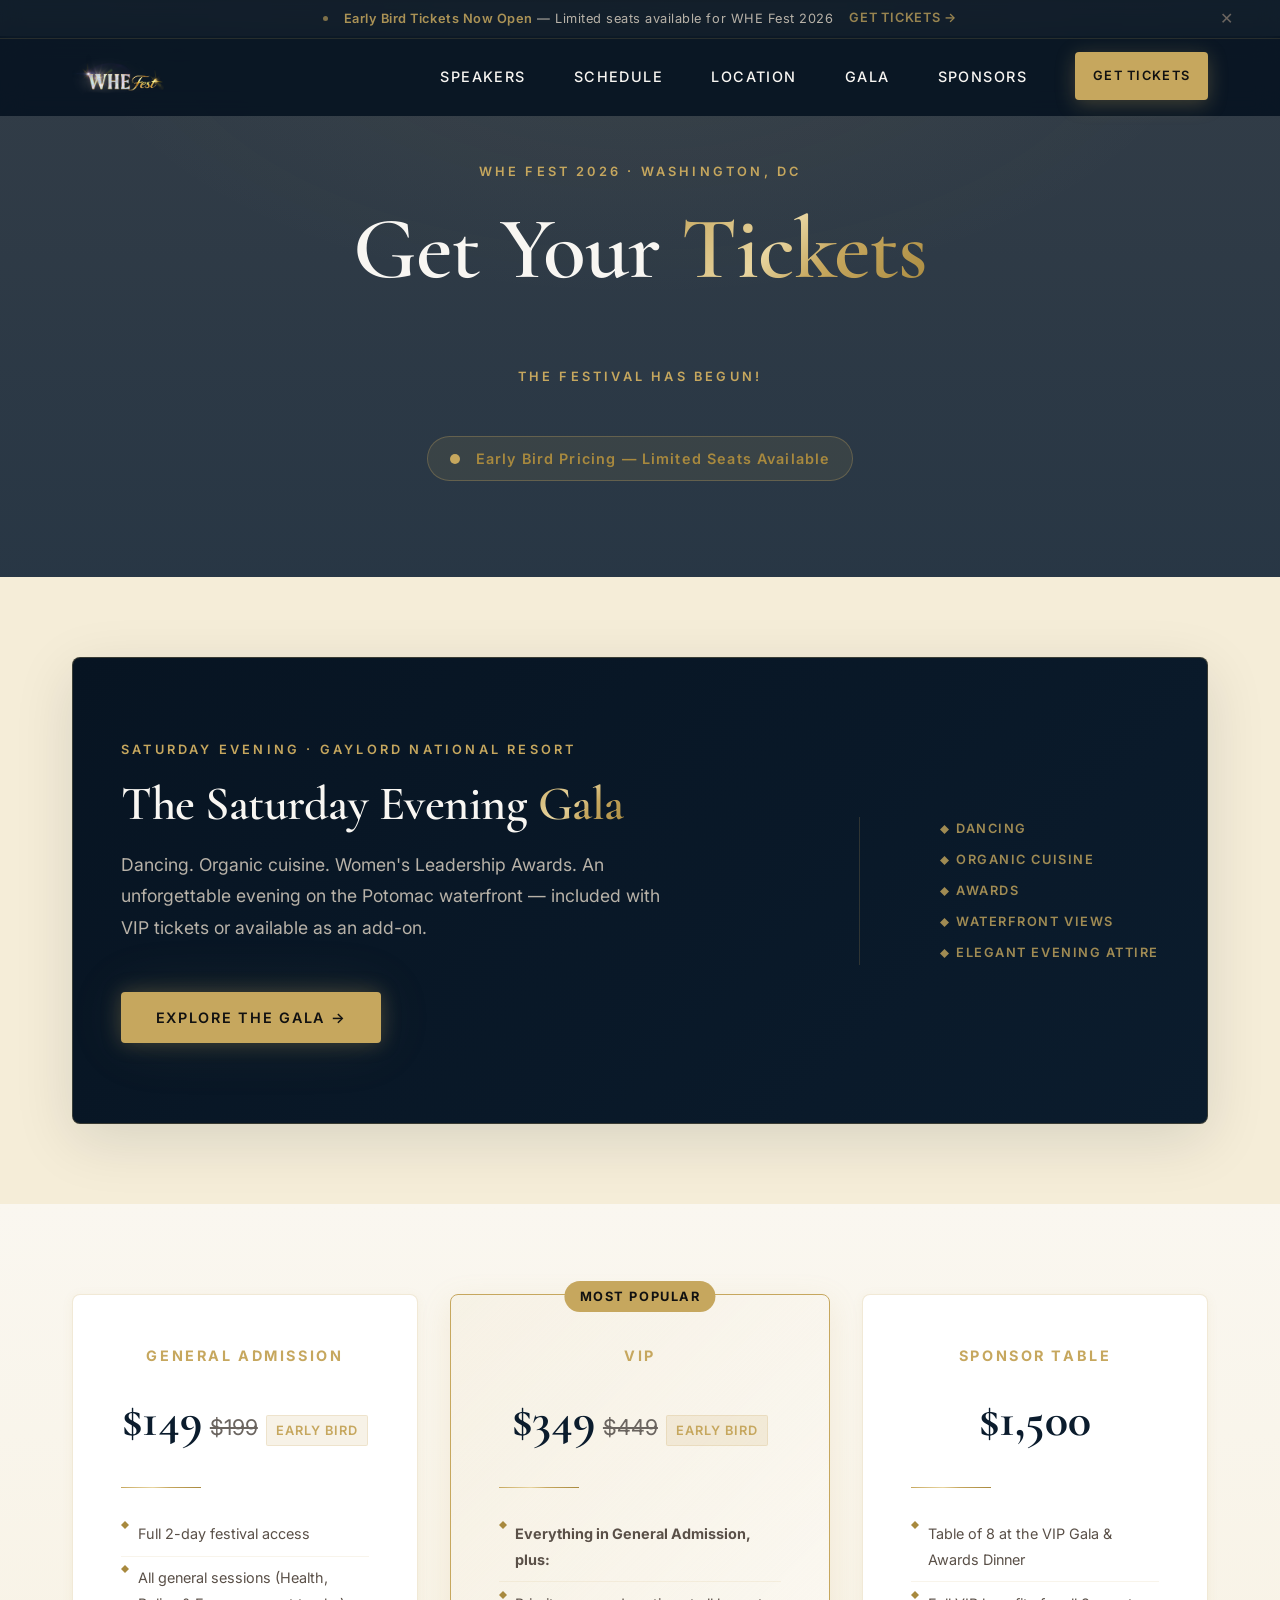
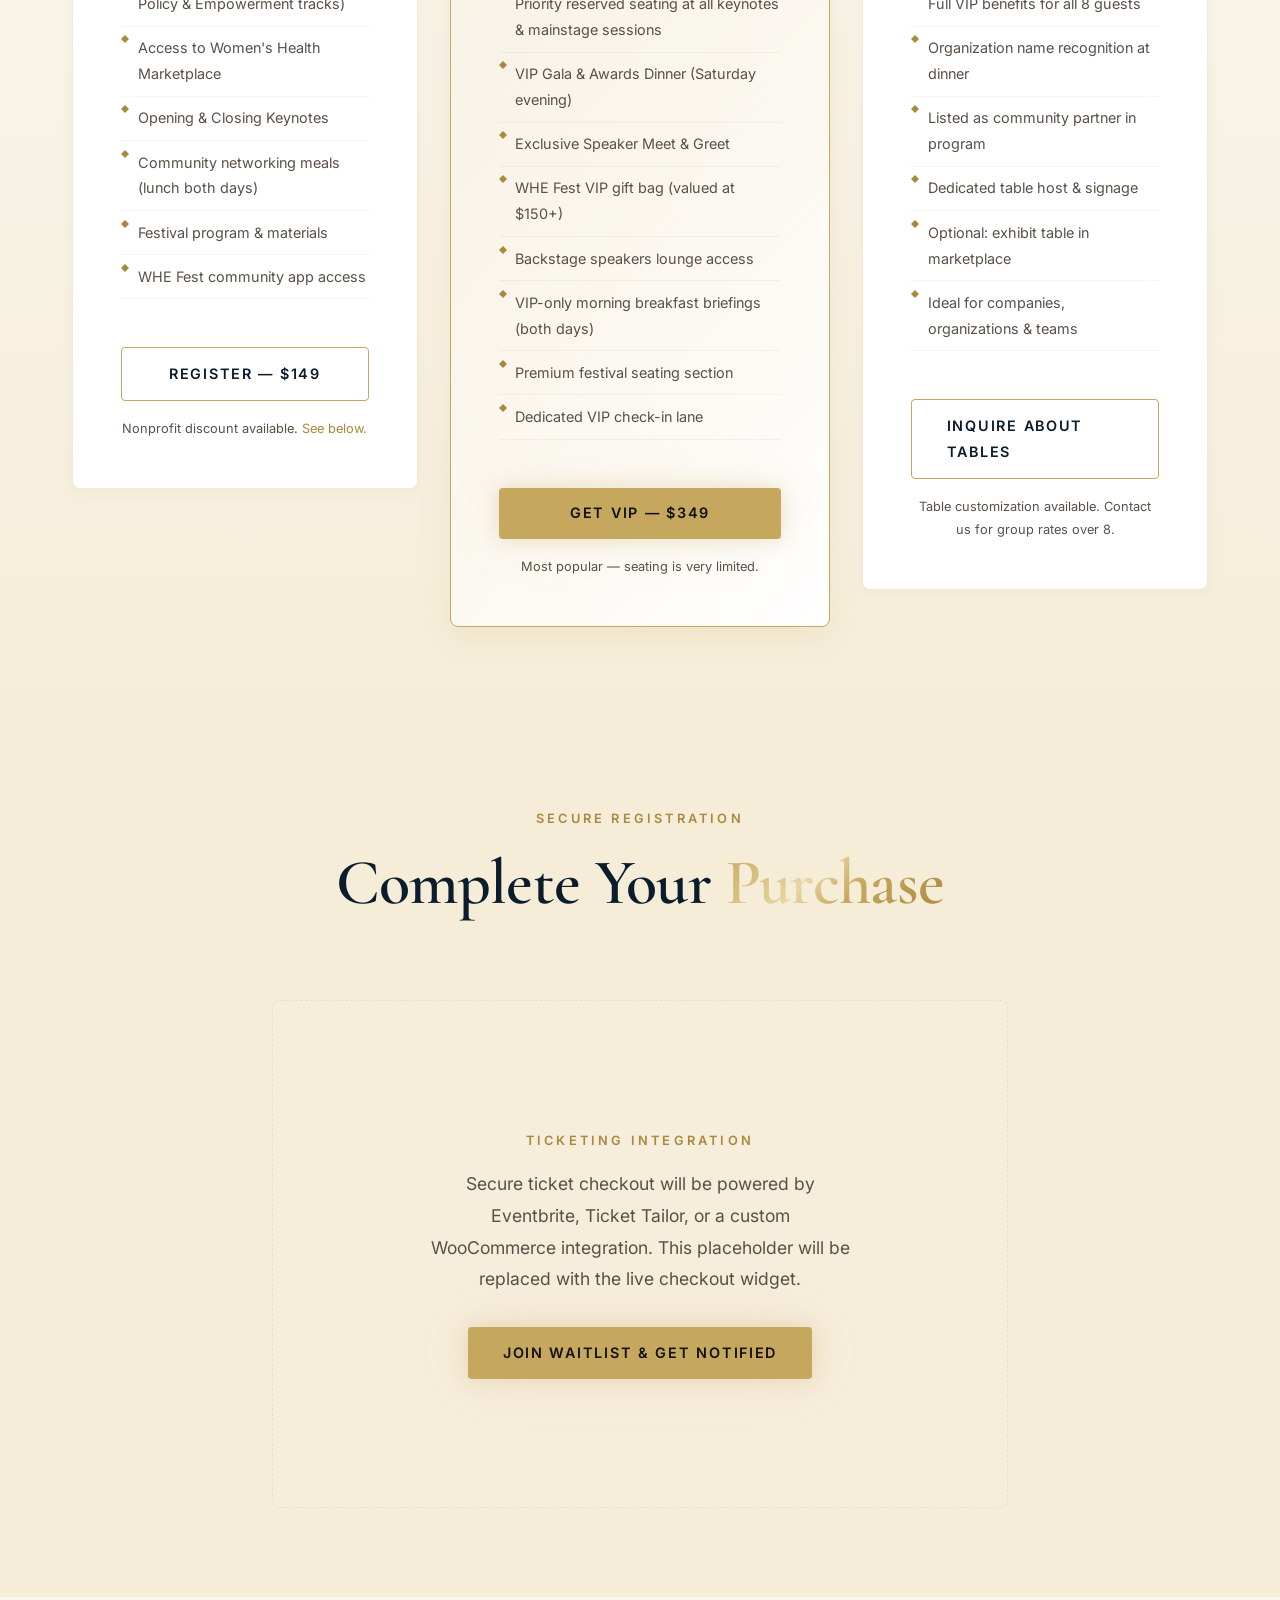
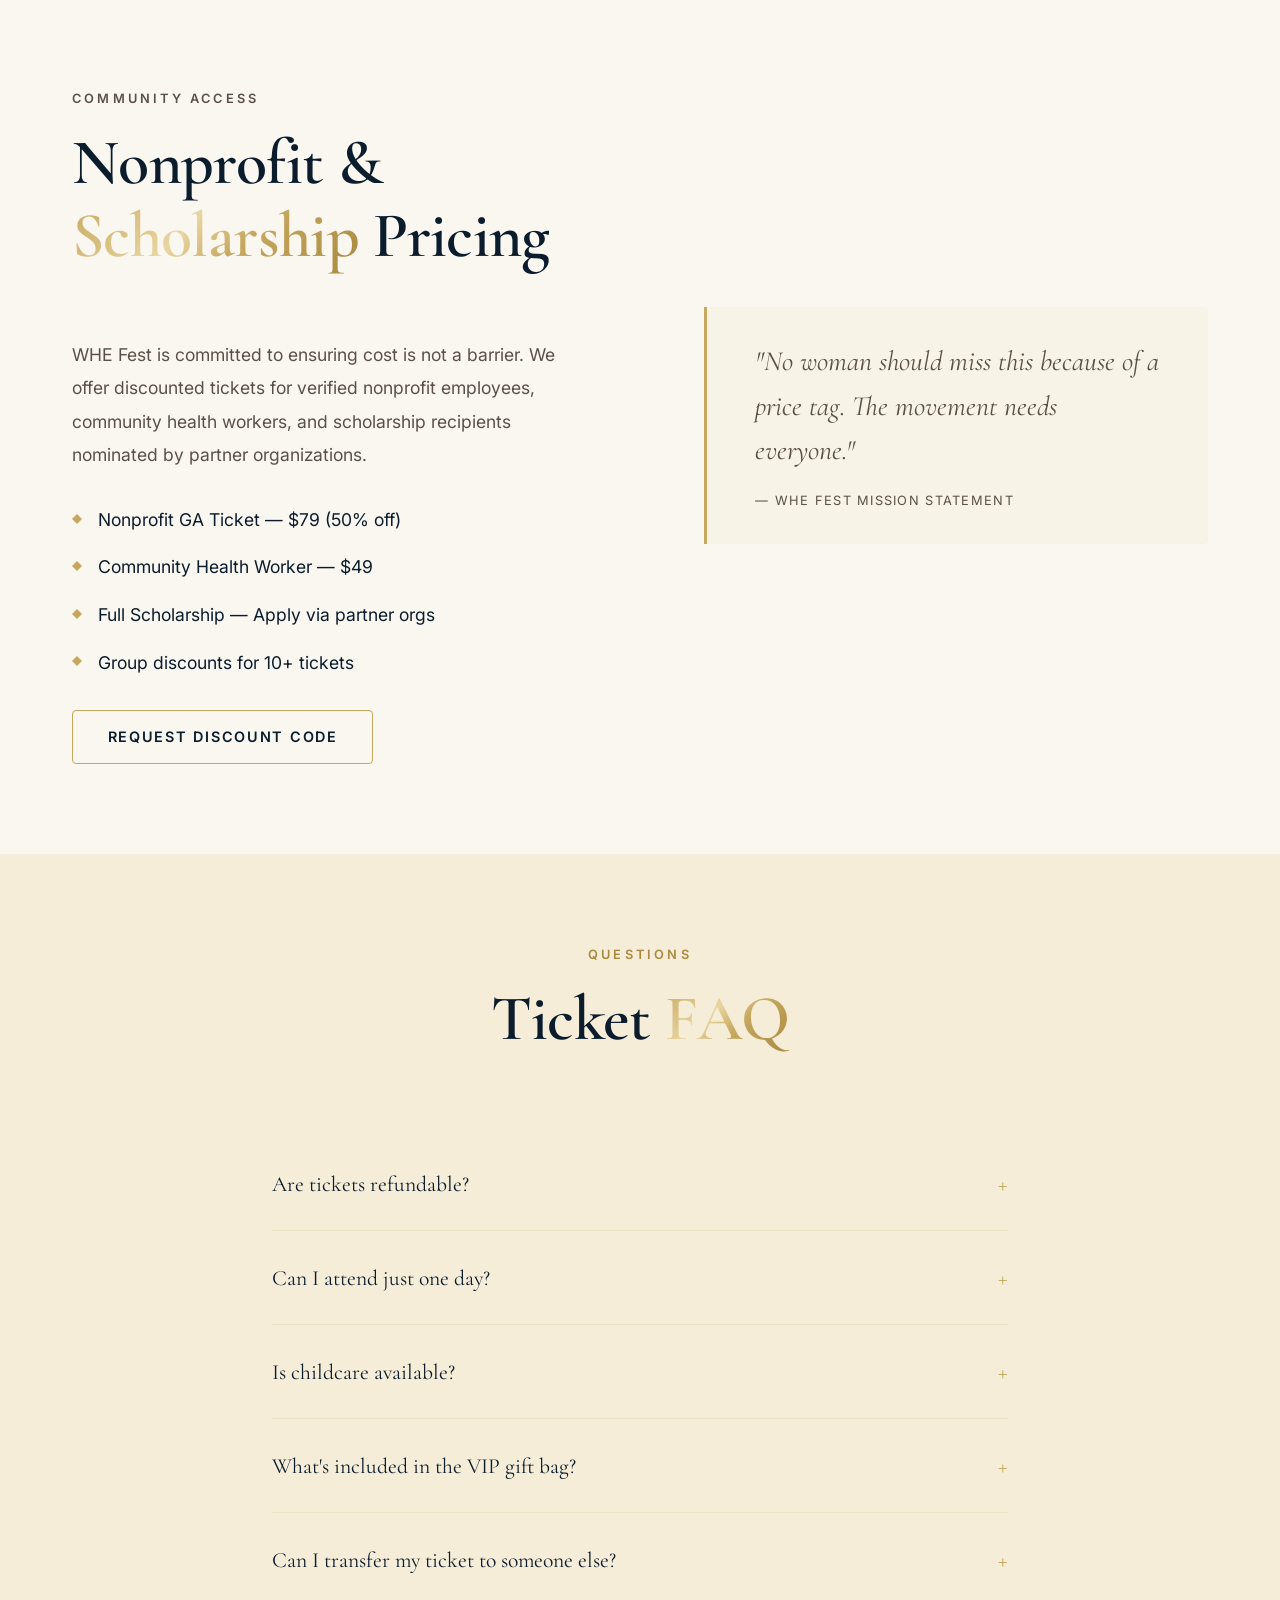
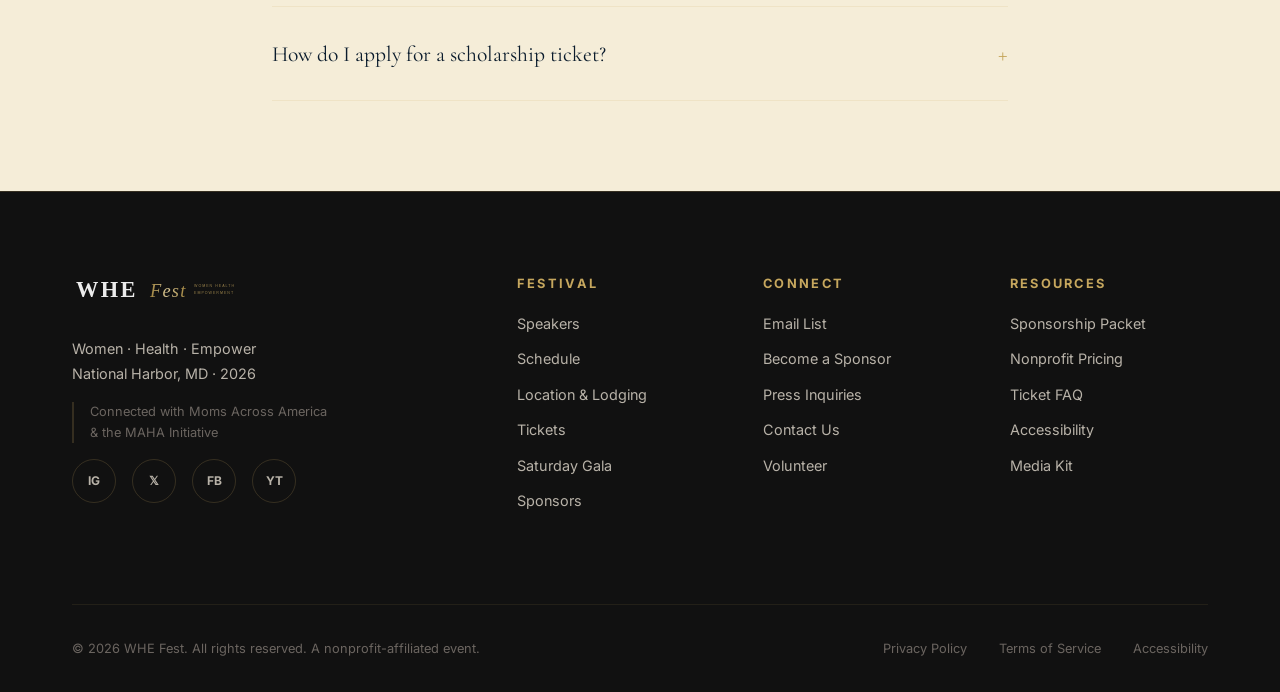
<file: pages/tickets.html>
<!DOCTYPE html>
<html lang="en">
<head>
  <meta charset="UTF-8" />
  <meta name="viewport" content="width=device-width, initial-scale=1.0" />
  <meta name="theme-color" content="#0B1C2D" />
  <link rel="apple-touch-icon" href="../assets/favicon.svg?v=2" />
  <title>Tickets — WHE Fest 2026</title>
  <meta name="description" content="Get your tickets to WHE Fest 2026 in Washington, DC. General Admission, VIP, and Sponsor Table options." />
  <!-- Open Graph / Social Sharing -->
  <meta property="og:type"        content="website" />
  <meta property="og:title"       content="Get Tickets — WHE Fest 2026" />
  <meta property="og:description" content="Secure your seat at WHE Fest 2026. General Admission from $149, VIP from $349. Early bird pricing now available." />
  <meta property="og:url"         content="https://whefest.org/pages/tickets.html" />
  <meta property="og:image"       content="https://whefest.org/assets/og-image.jpg" />
  <meta property="og:site_name"   content="WHE Fest" />
  <meta name="twitter:card"       content="summary_large_image" />
  <meta name="twitter:title"      content="Get Tickets — WHE Fest 2026" />
  <meta name="twitter:description" content="Secure your seat at WHE Fest 2026. General Admission from $149, VIP from $349. Early bird pricing now available." />
  <meta name="twitter:image"      content="https://whefest.org/assets/og-image.jpg" />
  <link rel="canonical" href="https://whefest.org/pages/tickets.html" />
  <link rel="preconnect" href="https://fonts.googleapis.com" />
  <link rel="preconnect" href="https://fonts.gstatic.com" crossorigin />
  <link href="https://fonts.googleapis.com/css2?family=Cormorant+Garamond:ital,wght@0,500;0,600;0,700;1,400;1,500&family=Playfair+Display:ital,wght@0,700;1,400&family=Inter:wght@400;500;600;700&display=swap" rel="stylesheet" />
  <link rel="icon" type="image/svg+xml" href="../assets/favicon.svg?v=2" />
  <link rel="icon" href="../assets/favicon.ico" sizes="any" />
  <link rel="stylesheet" href="../css/design-system.css" />
  <link rel="stylesheet" href="../css/inner-pages.css" />
  <link rel="stylesheet" href="../css/components.css" />
</head>
<body>

  <nav class="nav" id="mainNav">
    <div class="nav__inner">
      <a href="../index.html" class="nav__logo"><img src="../assets/logo-main.png" alt="WHE Fest" class="nav__logo-img" /></a>
      <ul class="nav__links" id="navLinks">
        <li><a href="speakers.html" class="nav__link">Speakers</a></li>
        <li><a href="schedule.html" class="nav__link">Schedule</a></li>
        <li><a href="location.html" class="nav__link">Location</a></li>
        <li><a href="gala.html" class="nav__link">Gala</a></li>
        <li><a href="sponsors.html" class="nav__link">Sponsors</a></li>
        <li><a href="tickets.html" class="btn btn--primary btn--sm" aria-current="page">Get Tickets</a></li>
      </ul>
      <button class="nav__toggle" id="navToggle" aria-label="Open menu" aria-expanded="false">
        <span></span><span></span><span></span>
      </button>
    </div>
  </nav>

  <main id="main-content">

  <section class="page-hero" style="background-image: url('https://images.unsplash.com/photo-1529156069898-49953e39b3ac?auto=format&fit=crop&w=1400&q=80'); background-size: cover; background-position: center;">
    <div class="page-hero__bg"></div>
    <div class="container text-center">
      <p class="section-label reveal">WHE Fest 2026 · Washington, DC</p>
      <h1 class="reveal reveal-delay-1">Get Your <span class="text-shimmer">Tickets</span></h1>
      <hr class="divider divider--wide divider-reveal reveal-delay-2 mx-auto" aria-hidden="true"/>
      <!-- Countdown Timer -->
      <div class="countdown reveal reveal-delay-3" id="ticketsCountdown" aria-label="Time until WHE Fest 2026" style="margin-top:1.5rem;"></div>
      <div class="urgency-bar reveal reveal-delay-2">
        <span class="urgency-pulse"></span>
        Early Bird Pricing — Limited Seats Available
      </div>
    </div>
  </section>

  <!-- Gala Highlight Banner -->
  <section class="section section--dark" style="padding: var(--space-2xl) 0;">
    <div class="container">
      <div class="gala-teaser-banner reveal">
        <div class="gala-teaser-banner__content">
          <p class="section-label" style="color:var(--deep-gold);">Saturday Evening · Gaylord National Resort</p>
          <h2 style="color:var(--soft-white)!important; font-size:var(--text-3xl); margin-bottom:var(--space-md);">The Saturday Evening <span class="text-shimmer">Gala</span></h2>
          <p style="color:var(--gray-warm); max-width:540px; line-height:1.8; margin-bottom:var(--space-xl);">
            Dancing. Organic cuisine. Women's Leadership Awards. An unforgettable evening on the Potomac waterfront — included with VIP tickets or available as an add-on.
          </p>
          <a href="gala.html" class="btn btn--glow">Explore the Gala →</a>
        </div>
        <div class="gala-teaser-banner__badges">
          <span class="gala-badge"><svg viewBox="0 0 10 10" width="9" height="9" aria-hidden="true" style="vertical-align:middle;margin-right:3px;"><polygon points="5,0 10,5 5,10 0,5" fill="currentColor"/></svg> Dancing</span>
          <span class="gala-badge"><svg viewBox="0 0 10 10" width="9" height="9" aria-hidden="true" style="vertical-align:middle;margin-right:3px;"><polygon points="5,0 10,5 5,10 0,5" fill="currentColor"/></svg> Organic Cuisine</span>
          <span class="gala-badge"><svg viewBox="0 0 10 10" width="9" height="9" aria-hidden="true" style="vertical-align:middle;margin-right:3px;"><polygon points="5,0 10,5 5,10 0,5" fill="currentColor"/></svg> Awards</span>
          <span class="gala-badge"><svg viewBox="0 0 10 10" width="9" height="9" aria-hidden="true" style="vertical-align:middle;margin-right:3px;"><polygon points="5,0 10,5 5,10 0,5" fill="currentColor"/></svg> Waterfront Views</span>
          <span class="gala-badge"><svg viewBox="0 0 10 10" width="9" height="9" aria-hidden="true" style="vertical-align:middle;margin-right:3px;"><polygon points="5,0 10,5 5,10 0,5" fill="currentColor"/></svg> Elegant Evening Attire</span>
        </div>
      </div>
    </div>
  </section>
  <style>
    .gala-teaser-banner {
      background: linear-gradient(135deg, #071422 0%, #0B1C2D 100%);
      border: 1px solid rgba(198,167,94,0.25);
      border-radius: var(--border-radius-lg);
      padding: var(--space-2xl) var(--space-xl);
      display: grid;
      grid-template-columns: 1fr auto;
      gap: var(--space-2xl);
      align-items: center;
      box-shadow: 0 16px 60px rgba(11,28,45,0.12);
    }
    .gala-teaser-banner__badges {
      display: flex;
      flex-direction: column;
      gap: var(--space-sm);
      border-left: 1px solid rgba(198,167,94,0.2);
      padding-left: var(--space-2xl);
    }
    .gala-badge {
      font-size: var(--text-xs);
      font-weight: 600;
      letter-spacing: 0.12em;
      text-transform: uppercase;
      color: rgba(198,167,94,0.8);
      white-space: nowrap;
    }
    @media (max-width: 768px) {
      .gala-teaser-banner { grid-template-columns: 1fr; }
      .gala-teaser-banner__badges { border-left: none; border-top: 1px solid rgba(198,167,94,0.2); padding-left: 0; padding-top: var(--space-lg); flex-direction: row; flex-wrap: wrap; }
    }
  </style>

  <!-- Ticket Tiers -->
  <section class="section section--gradient">
    <div class="container">
      <div class="tickets-full-grid">

        <!-- General Admission -->
        <div class="ticket-full-card reveal">
          <div class="ticket-full-card__header">
            <p class="ticket-full-card__tier">General Admission</p>
            <div class="ticket-full-card__pricing">
              <span class="ticket-full-card__price">$149</span>
              <span class="ticket-full-card__strike">$199</span>
              <span class="early-bird-tag">Early Bird</span>
            </div>
          </div>
          <hr class="divider" style="margin:1.5rem 0;" aria-hidden="true"/>
          <ul class="ticket-full-card__features">
            <li>Full 2-day festival access</li>
            <li>All general sessions (Health, Policy &amp; Empowerment tracks)</li>
            <li>Access to Women's Health Marketplace</li>
            <li>Opening &amp; Closing Keynotes</li>
            <li>Community networking meals (lunch both days)</li>
            <li>Festival program &amp; materials</li>
            <li>WHE Fest community app access</li>
          </ul>
          <a href="#checkout" class="btn btn--outline btn--full mt-xl">Register — $149</a>
          <p class="ticket-full-card__note">Nonprofit discount available. <a href="#nonprofit">See below.</a></p>
        </div>

        <!-- VIP -->
        <div class="ticket-full-card ticket-full-card--vip reveal reveal-delay-1">
          <div class="ticket-full-card__badge">Most Popular</div>
          <div class="ticket-full-card__header">
            <p class="ticket-full-card__tier">VIP</p>
            <div class="ticket-full-card__pricing">
              <span class="ticket-full-card__price">$349</span>
              <span class="ticket-full-card__strike">$449</span>
              <span class="early-bird-tag">Early Bird</span>
            </div>
          </div>
          <hr class="divider" style="margin:1.5rem 0;" aria-hidden="true"/>
          <ul class="ticket-full-card__features">
            <li><strong>Everything in General Admission, plus:</strong></li>
            <li>Priority reserved seating at all keynotes &amp; mainstage sessions</li>
            <li>VIP Gala &amp; Awards Dinner (Saturday evening)</li>
            <li>Exclusive Speaker Meet &amp; Greet</li>
            <li>WHE Fest VIP gift bag (valued at $150+)</li>
            <li>Backstage speakers lounge access</li>
            <li>VIP-only morning breakfast briefings (both days)</li>
            <li>Premium festival seating section</li>
            <li>Dedicated VIP check-in lane</li>
          </ul>
          <a href="#checkout" class="btn btn--glow btn--full mt-xl">Get VIP — $349</a>
          <p class="ticket-full-card__note">Most popular — seating is very limited.</p>
        </div>

        <!-- Sponsor Table -->
        <div class="ticket-full-card reveal reveal-delay-2">
          <div class="ticket-full-card__header">
            <p class="ticket-full-card__tier">Sponsor Table</p>
            <div class="ticket-full-card__pricing">
              <span class="ticket-full-card__price">$1,500</span>
            </div>
          </div>
          <hr class="divider" style="margin:1.5rem 0;" aria-hidden="true"/>
          <ul class="ticket-full-card__features">
            <li>Table of 8 at the VIP Gala &amp; Awards Dinner</li>
            <li>Full VIP benefits for all 8 guests</li>
            <li>Organization name recognition at dinner</li>
            <li>Listed as community partner in program</li>
            <li>Dedicated table host &amp; signage</li>
            <li>Optional: exhibit table in marketplace</li>
            <li>Ideal for companies, organizations &amp; teams</li>
          </ul>
          <a href="sponsors.html#contact-sponsor" class="btn btn--outline btn--full mt-xl">Inquire About Tables</a>
          <p class="ticket-full-card__note">Table customization available. Contact us for group rates over 8.</p>
        </div>
      </div>
    </div>
  </section>

  <!-- Checkout Placeholder -->
  <section class="section section--dark" id="checkout">
    <div class="container container--narrow">
      <div class="text-center mb-xl">
        <p class="section-label reveal">Secure Registration</p>
        <h2 class="reveal reveal-delay-1">Complete Your <span class="text-shimmer">Purchase</span></h2>
        <hr class="divider divider--wide divider-reveal reveal-delay-2 mx-auto" aria-hidden="true"/>
      </div>
      <div class="checkout-placeholder reveal reveal-delay-2">
        <div class="checkout-placeholder__inner">
          <p class="section-label" style="text-align:center; margin-bottom:1rem;">Ticketing Integration</p>
          <p style="color:var(--text-muted-on-light); text-align:center; max-width:420px; margin:0 auto 2rem;">
            Secure ticket checkout will be powered by Eventbrite, Ticket Tailor, or a custom WooCommerce integration. This placeholder will be replaced with the live checkout widget.
          </p>
          <div class="flex-center flex-gap">
            <a href="../index.html#signup" class="btn btn--glow">Join Waitlist &amp; Get Notified</a>
          </div>
        </div>
      </div>
    </div>
  </section>

  <!-- Nonprofit Discount -->
  <section class="section section--blue" id="nonprofit">
    <div class="container">
      <div class="nonprofit-discount reveal">
        <div class="nonprofit-discount__text">
          <p class="section-label">Community Access</p>
          <h2>Nonprofit &amp; <span class="text-shimmer">Scholarship</span> Pricing</h2>
          <hr class="divider divider-reveal" aria-hidden="true"/>
          <p style="color:var(--text-muted-on-light); line-height:1.9; max-width:540px;">
            WHE Fest is committed to ensuring cost is not a barrier. We offer discounted tickets for verified nonprofit employees, community health workers, and scholarship recipients nominated by partner organizations.
          </p>
          <ul class="location-features mt-lg">
            <li><span class="detail-icon"><svg viewBox="0 0 10 10" width="10" height="10" aria-hidden="true"><polygon points="5,0 10,5 5,10 0,5" fill="currentColor"/></svg></span> Nonprofit GA Ticket — $79 (50% off)</li>
            <li><span class="detail-icon"><svg viewBox="0 0 10 10" width="10" height="10" aria-hidden="true"><polygon points="5,0 10,5 5,10 0,5" fill="currentColor"/></svg></span> Community Health Worker — $49</li>
            <li><span class="detail-icon"><svg viewBox="0 0 10 10" width="10" height="10" aria-hidden="true"><polygon points="5,0 10,5 5,10 0,5" fill="currentColor"/></svg></span> Full Scholarship — Apply via partner orgs</li>
            <li><span class="detail-icon"><svg viewBox="0 0 10 10" width="10" height="10" aria-hidden="true"><polygon points="5,0 10,5 5,10 0,5" fill="currentColor"/></svg></span> Group discounts for 10+ tickets</li>
          </ul>
          <a href="../index.html#signup" class="btn btn--outline mt-lg">Request Discount Code</a>
        </div>
        <div class="nonprofit-discount__quote reveal reveal-delay-2">
          <div class="pull-quote">
            <p class="pull-quote__text">"No woman should miss this because of a price tag. The movement needs everyone."</p>
            <p class="pull-quote__attr">— WHE Fest Mission Statement</p>
          </div>
        </div>
      </div>
    </div>
  </section>

  <!-- FAQ -->
  <section class="section section--dark">
    <div class="container container--narrow">
      <div class="text-center mb-xl">
        <p class="section-label reveal">Questions</p>
        <h2 class="reveal reveal-delay-1">Ticket <span class="text-shimmer">FAQ</span></h2>
        <hr class="divider divider--wide divider-reveal reveal-delay-2 mx-auto" aria-hidden="true"/>
      </div>
      <div class="faq-list reveal reveal-delay-2">
        <div class="faq-item">
          <button class="faq-question" aria-expanded="false">Are tickets refundable?</button>
          <div class="faq-answer hidden">
            <p>Tickets are fully refundable up to 30 days before the event. Within 30 days, tickets are transferable but non-refundable. Contact us at tickets@whefest.org for special circumstances.</p>
          </div>
        </div>
        <div class="faq-item">
          <button class="faq-question" aria-expanded="false">Can I attend just one day?</button>
          <div class="faq-answer hidden">
            <p>Single-day tickets will be available closer to the event date for General Admission only. VIP tickets are for the full 2-day experience. Join the email list to be notified when single-day passes open.</p>
          </div>
        </div>
        <div class="faq-item">
          <button class="faq-question" aria-expanded="false">Is childcare available?</button>
          <div class="faq-answer hidden">
            <p>Yes — WHE Fest is a family-affirming event. On-site childcare is available for registered attendees. Details and booking will be provided in your ticket confirmation. Space is limited.</p>
          </div>
        </div>
        <div class="faq-item">
          <button class="faq-question" aria-expanded="false">What's included in the VIP gift bag?</button>
          <div class="faq-answer hidden">
            <p>The WHE Fest VIP gift bag is curated from women-led health brands and will include wellness products, books, resources, and exclusive items valued at $150+. Contents will be announced ahead of the event.</p>
          </div>
        </div>
        <div class="faq-item">
          <button class="faq-question" aria-expanded="false">Can I transfer my ticket to someone else?</button>
          <div class="faq-answer hidden">
            <p>Yes. Tickets are fully transferable up to 48 hours before the event. Contact our support team with the new attendee's name and email.</p>
          </div>
        </div>
        <div class="faq-item">
          <button class="faq-question" aria-expanded="false">How do I apply for a scholarship ticket?</button>
          <div class="faq-answer hidden">
            <p>Scholarship tickets are distributed through WHE Fest's partner organizations, including Moms Across America and affiliated nonprofits. Join our email list to receive scholarship application windows and partner org notifications.</p>
          </div>
        </div>
      </div>
    </div>
  </section>

  </main>

  <script src="../js/main.js" defer></script>
  <script src="../js/components.js" defer></script>
  <script src="../js/tickets.js" defer></script>
</body>
</html>
</file>
<file: css/design-system.css>
/* ============================================
   WHE FEST — Design System
   Women Health Empowerment Festival
   ============================================ */

/* ---------- CSS Custom Properties ---------- */
:root {
  /* Primary Palette */
  --midnight-blue: #0B1C2D;
  --deep-gold: #C6A75E;
  --soft-white: #F8F6F2;
  --rich-black: #111111;

  /* Extended Palette */
  --gold-light: #D4BA78;
  --gold-dark: #A8893E;
  --gold-shimmer: linear-gradient(135deg, #C6A75E 0%, #E8D5A0 40%, #C6A75E 60%, #A8893E 100%);
  --blue-deep: #071422;
  --blue-medium: #132E47;
  --white-pure: #FFFFFF;
  --gray-warm: #B8B2A8;
  --gray-muted: #6B6560;

  /* Transparency */
  --midnight-90: rgba(11, 28, 45, 0.9);
  --midnight-70: rgba(11, 28, 45, 0.7);
  --gold-20: rgba(198, 167, 94, 0.2);
  --gold-10: rgba(198, 167, 94, 0.1);
  --white-10: rgba(248, 246, 242, 0.1);
  --white-20: rgba(248, 246, 242, 0.2);

  /* Typography */
  --font-heading: 'Cormorant Garamond', 'Palatino Linotype', 'Georgia', serif;
  --font-body: 'Inter', 'Helvetica Neue', sans-serif;
  --font-accent: 'Cormorant Garamond', 'Georgia', serif;

  /* Font Sizes — Fluid Scale */
  --text-xs: clamp(0.7rem, 0.65rem + 0.25vw, 0.8rem);
  --text-sm: clamp(0.8rem, 0.75rem + 0.3vw, 0.9rem);
  --text-base: clamp(0.95rem, 0.9rem + 0.3vw, 1.1rem);
  --text-lg: clamp(1.1rem, 1rem + 0.5vw, 1.35rem);
  --text-xl: clamp(1.3rem, 1.1rem + 0.8vw, 1.75rem);
  --text-2xl: clamp(1.6rem, 1.3rem + 1.2vw, 2.25rem);
  --text-3xl: clamp(2rem, 1.5rem + 2vw, 3rem);
  --text-4xl: clamp(2.5rem, 1.8rem + 3vw, 4rem);
  --text-hero: clamp(3rem, 2rem + 4.5vw, 6rem);

  /* Spacing */
  --space-xs: 0.25rem;
  --space-sm: 0.5rem;
  --space-md: 1rem;
  --space-lg: 2rem;
  --space-xl: 3rem;
  --space-2xl: 5rem;
  --space-3xl: 8rem;
  --section-padding: clamp(5rem, 7vw, 9rem);

  /* Layout */
  --max-width: 1200px;
  --max-width-narrow: 800px;
  --border-radius: 4px;
  --border-radius-lg: 8px;

  /* Shadows */
  --shadow-sm: 0 1px 3px rgba(0, 0, 0, 0.2);
  --shadow-md: 0 4px 12px rgba(0, 0, 0, 0.3);
  --shadow-lg: 0 8px 30px rgba(0, 0, 0, 0.4);
  --shadow-gold: 0 4px 20px rgba(198, 167, 94, 0.3);
  --shadow-glow: 0 0 40px rgba(198, 167, 94, 0.15);

  /* Transitions */
  --transition-fast: 0.2s ease;
  --transition-base: 0.3s ease;
  --transition-slow: 0.6s ease;
  --transition-dramatic: 0.8s cubic-bezier(0.25, 0.46, 0.45, 0.94);
}

/* Light theme palette */
:root {
  --page-bg: #FAF7F0;
  --section-light: #F5EDD8;
  --section-light-alt: #EFF0EA;
  --text-on-light: #0B1C2D;
  --text-muted-on-light: #5A5048;
  --card-on-light: #FFFFFF;
  --border-on-light: rgba(198, 167, 94, 0.25);
}

/* ---------- Reset & Base ---------- */
*,
*::before,
*::after {
  margin: 0;
  padding: 0;
  box-sizing: border-box;
}

html {
  scroll-behavior: smooth;
  -webkit-font-smoothing: antialiased;
  -moz-osx-font-smoothing: grayscale;
}

body {
  font-family: var(--font-body);
  font-size: var(--text-base);
  line-height: 1.8;
  color: var(--text-on-light);
  background-color: var(--page-bg);
}

p {
  line-height: 1.8;
}

.text-center p,
.text-center > p {
  margin-left: auto;
  margin-right: auto;
}

img {
  max-width: 100%;
  height: auto;
  display: block;
}

a {
  color: var(--gold-dark);
  text-decoration: none;
  transition: color var(--transition-fast);
}

a:hover {
  color: var(--deep-gold);
}

/* ---------- Typography ---------- */
h1, h2, h3, h4, h5, h6 {
  font-family: var(--font-heading);
  font-weight: 600;
  line-height: 1.15;
  color: var(--text-on-light);
  letter-spacing: 0.01em;
}

h1 { font-size: var(--text-hero); letter-spacing: -0.02em; }
h2 { font-size: var(--text-4xl); letter-spacing: -0.01em; }
h3 { font-size: var(--text-3xl); }
h4 { font-size: var(--text-2xl); }
h5 { font-size: var(--text-xl); }
h6 { font-size: var(--text-lg); }

.text-gold {
  color: var(--deep-gold);
}

.text-shimmer {
  background: var(--gold-shimmer);
  -webkit-background-clip: text;
  -webkit-text-fill-color: transparent;
  background-clip: text;
}

.text-accent {
  font-family: var(--font-accent);
  font-style: italic;
  font-weight: 300;
}

.section-label {
  font-family: var(--font-body);
  font-size: var(--text-xs);
  font-weight: 600;
  letter-spacing: 0.25em;
  text-transform: uppercase;
  color: var(--gold-dark);
  margin-bottom: var(--space-md);
}

/* In dark contexts (hero, gala, footer), section-label stays bright gold */
.hero .section-label,
.gala-hero .section-label,
.gala-section .section-label {
  color: var(--deep-gold);
}

/* ---------- Layout ---------- */
.container {
  width: 100%;
  max-width: var(--max-width);
  margin: 0 auto;
  padding: 0 var(--space-lg);
}

.container--narrow {
  max-width: var(--max-width-narrow);
}

.section {
  padding: var(--section-padding) 0;
  position: relative;
}

.section--dark {
  background-color: var(--section-light);
}

.section--blue {
  background-color: var(--page-bg);
}

.section--gradient {
  background: linear-gradient(180deg, var(--page-bg) 0%, var(--section-light) 100%);
}

/* Override: force dark headings within light sections */
.section--dark h1, .section--dark h2, .section--dark h3, .section--dark h4,
.section--blue h1, .section--blue h2, .section--blue h3, .section--blue h4,
.section--gradient h1, .section--gradient h2, .section--gradient h3, .section--gradient h4 {
  color: var(--text-on-light);
}

/* ---------- Gold Dividers ---------- */
.divider {
  width: 80px;
  height: 1px;
  background: var(--gold-shimmer);
  margin: var(--space-lg) 0;
  border: none;
}

.divider--center {
  margin-left: auto;
  margin-right: auto;
}

.divider--wide {
  width: 100%;
  max-width: 300px;
  height: 1px;
  background: linear-gradient(90deg, transparent 0%, var(--deep-gold) 50%, transparent 100%);
}

/* ---------- Buttons ---------- */
.btn {
  display: inline-flex;
  align-items: center;
  justify-content: center;
  gap: var(--space-sm);
  padding: 0.9em 2.4em;
  min-height: 48px;
  font-family: var(--font-body);
  font-size: var(--text-sm);
  font-weight: 600;
  letter-spacing: 0.12em;
  text-transform: uppercase;
  border: none;
  border-radius: var(--border-radius);
  cursor: pointer;
  transition: all var(--transition-base);
  text-decoration: none;
  position: relative;
  overflow: hidden;
}

.btn--primary {
  background: var(--deep-gold);
  color: var(--rich-black);
  box-shadow: var(--shadow-gold);
}

.btn--primary:hover {
  background: var(--gold-light);
  box-shadow: 0 6px 30px rgba(198, 167, 94, 0.5);
  transform: translateY(-2px);
  color: var(--rich-black);
}

.btn--outline {
  background: transparent;
  color: var(--midnight-blue);
  border: 1px solid var(--deep-gold);
}

.btn--outline:hover {
  background: var(--deep-gold);
  color: var(--rich-black) !important;
  box-shadow: var(--shadow-glow);
  transform: translateY(-2px);
}

/* btn--outline on dark backgrounds (hero, page-hero, gala) */
.hero .btn--outline,
.page-hero .btn--outline,
.gala-hero .btn--outline,
.gala-section .btn--outline {
  color: var(--soft-white) !important;
  border-color: rgba(198, 167, 94, 0.7);
}

.btn--glow {
  background: var(--deep-gold);
  color: var(--rich-black) !important;
  box-shadow: 0 0 20px rgba(198, 167, 94, 0.3), 0 0 60px rgba(198, 167, 94, 0.1);
}

.btn--glow:hover {
  color: var(--rich-black) !important;
  box-shadow: 0 0 30px rgba(198, 167, 94, 0.5), 0 0 80px rgba(198, 167, 94, 0.2);
  transform: translateY(-2px);
}

/* Button shimmer effect */
.btn--primary::after,
.btn--glow::after {
  content: '';
  position: absolute;
  top: -50%;
  left: -50%;
  width: 200%;
  height: 200%;
  background: linear-gradient(
    45deg,
    transparent 30%,
    rgba(255, 255, 255, 0.15) 50%,
    transparent 70%
  );
  transform: translateX(-100%);
  transition: transform 0.6s ease;
}

.btn--primary:hover::after,
.btn--glow:hover::after {
  transform: translateX(100%);
}

/* Button size variants */
.btn--sm {
  padding: 0.6em 1.4em;
  font-size: var(--text-xs);
  letter-spacing: 0.1em;
}

.btn--full {
  width: 100%;
  justify-content: center;
}

/* ---------- Cards ---------- */
.card {
  background: var(--card-on-light);
  border: 1px solid var(--border-on-light);
  border-radius: var(--border-radius-lg);
  padding: var(--space-xl);
  transition: all var(--transition-base);
}

.card:hover {
  border-color: var(--deep-gold);
  box-shadow: var(--shadow-glow);
  transform: translateY(-4px);
}

.card--gold {
  border-color: var(--deep-gold);
  box-shadow: var(--shadow-gold);
}

/* ---------- Scroll Animations ---------- */
.reveal {
  opacity: 0;
  transform: translateY(30px);
  transition: opacity var(--transition-dramatic), transform var(--transition-dramatic);
}

.reveal.visible {
  opacity: 1;
  transform: translateY(0);
}

.reveal-delay-1 { transition-delay: 0.1s; }
.reveal-delay-2 { transition-delay: 0.2s; }
.reveal-delay-3 { transition-delay: 0.3s; }
.reveal-delay-4 { transition-delay: 0.4s; }

/* Fade-in divider animation */
.divider-reveal {
  width: 0;
  transition: width 1.2s cubic-bezier(0.25, 0.46, 0.45, 0.94);
}

.divider-reveal.visible {
  width: 80px;
}

.divider-reveal.divider--wide.visible {
  width: 100%;
  max-width: 300px;
}

/* ---------- Navigation ---------- */
.nav {
  position: fixed;
  top: 0;
  left: 0;
  width: 100%;
  z-index: 1000;
  padding: var(--space-md) 0;
  transition: all var(--transition-base);
  background: rgba(7,20,34,0.92);
  backdrop-filter: blur(12px);
  -webkit-backdrop-filter: blur(12px);
}

.nav.scrolled {
  background: rgba(7,20,34,0.97);
  backdrop-filter: blur(20px);
  -webkit-backdrop-filter: blur(20px);
  padding: var(--space-sm) 0;
  border-bottom: 1px solid rgba(198,167,94,0.15);
}

.nav.scrolled .nav__link {
  color: var(--soft-white);
}

.nav.scrolled .nav__link:hover {
  color: var(--deep-gold);
}

.nav__inner {
  display: flex;
  align-items: center;
  justify-content: space-between;
  max-width: var(--max-width);
  margin: 0 auto;
  padding: 0 var(--space-lg);
}

.nav__logo {
  font-family: var(--font-heading);
  font-size: var(--text-xl);
  color: var(--soft-white);
  font-weight: 700;
  letter-spacing: 0.05em;
  display: flex;
  align-items: center;
}

.nav__logo-img {
  height: 44px;
  width: auto;
  display: block;
}

/* Pearlescent "WHE" in nav */
.nav__logo-whe {
  background: linear-gradient(
    135deg,
    #C8DDFF 0%,
    #EAE0FF 20%,
    #FFFFFF 45%,
    #D0E8FF 65%,
    #E8D4FF 85%,
    #EEF8FF 100%
  );
  -webkit-background-clip: text;
  background-clip: text;
  -webkit-text-fill-color: transparent;
  -webkit-text-stroke: 1.2px rgba(198, 167, 94, 0.65);
  paint-order: stroke fill;
  filter: drop-shadow(0 0 10px rgba(180, 210, 255, 0.22));
}

/* Gold "Fest" in nav */
.nav__logo span {
  background: linear-gradient(135deg, #A8893E 0%, #F0E0B0 50%, #A8893E 100%);
  -webkit-background-clip: text;
  background-clip: text;
  -webkit-text-fill-color: transparent;
  font-style: italic;
}

.nav__links {
  display: flex;
  align-items: center;
  gap: var(--space-xl);
  list-style: none;
}

.nav__link {
  font-size: var(--text-sm);
  font-weight: 500;
  color: var(--soft-white);
  text-transform: uppercase;
  letter-spacing: 0.1em;
  position: relative;
  padding-bottom: 4px;
}

.nav__link::after {
  content: '';
  position: absolute;
  bottom: 0;
  left: 0;
  width: 0;
  height: 1px;
  background: var(--deep-gold);
  transition: width var(--transition-base);
}

.nav__link:hover {
  color: var(--deep-gold);
}

.nav__link:hover::after {
  width: 100%;
}

/* Mobile menu toggle */
.nav__toggle {
  display: none;
  flex-direction: column;
  gap: 5px;
  background: none;
  border: none;
  cursor: pointer;
  padding: var(--space-sm);
}

.nav__toggle span {
  width: 24px;
  height: 2px;
  background: var(--soft-white);
  transition: all var(--transition-base);
}

/* Footer styles live in components.css (.site-footer*) */

/* ---------- Form Elements ---------- */
.input {
  width: 100%;
  padding: 0.8em 1.2em;
  background: var(--card-on-light);
  border: 1px solid var(--border-on-light);
  border-radius: var(--border-radius);
  color: var(--text-on-light);
  font-family: var(--font-body);
  font-size: var(--text-base);
  transition: border-color var(--transition-fast);
}

.input:focus {
  outline: none;
  border-color: var(--deep-gold);
  box-shadow: 0 0 0 3px var(--gold-10);
}

.input::placeholder {
  color: var(--text-muted-on-light);
  opacity: 0.7;
}

/* ---------- Utility Classes ---------- */
.text-center { text-align: center; }
.text-left { text-align: left; }
.text-right { text-align: right; }
.mx-auto { margin-left: auto; margin-right: auto; }
.mt-sm { margin-top: var(--space-sm); }
.mt-md { margin-top: var(--space-md); }
.mt-lg { margin-top: var(--space-lg); }
.mt-xl { margin-top: var(--space-xl); }
.mb-sm { margin-bottom: var(--space-sm); }
.mb-md { margin-bottom: var(--space-md); }
.mb-lg { margin-bottom: var(--space-lg); }
.mb-xl { margin-bottom: var(--space-xl); }
.flex { display: flex; }
.flex-center { display: flex; align-items: center; justify-content: center; }
.flex-gap { gap: var(--space-md); }
.grid { display: grid; }

/* Responsive forced line break — visible on large, removed on small */
@media (max-width: 1023px) {
  br.break-lg { display: none; }
}

/* Visibility utility — used by JS-driven UI (tabs, accordions, mobile panels) */
.hidden { display: none !important; }

/* Small descriptive text beneath form elements */
.form-hint {
  font-size: var(--text-xs);
  color: var(--gray-muted);
  margin-top: 0.25rem;
}

/* ---------- Print ---------- */
@media print {
  .nav,
  .announcement-bar,
  .scroll-top,
  .nav__overlay,
  .page-transition,
  .hero__canvas,
  .btn,
  .sponsor-carousel,
  .email-signup {
    display: none !important;
  }

  body {
    background: #fff;
    color: #111;
    font-size: 11pt;
    line-height: 1.5;
  }

  h1, h2, h3, h4, h5, h6 {
    color: #111;
    -webkit-text-fill-color: #111;
    background: none;
  }

  a {
    color: #111;
    text-decoration: underline;
  }

  .section {
    break-inside: avoid;
    padding: 1.5rem 0;
  }

  .site-footer {
    border-top: 1px solid #ccc;
    background: #fff;
    color: #555;
  }

  .site-footer__social,
  .site-footer__legal {
    display: none;
  }
}

/* ---------- Responsive ---------- */
@media (max-width: 768px) {
  /* Mobile nav panel handled by components.css (slide-in from right) */
  .nav__toggle {
    display: flex;
    /* WCAG 2.5.5 — minimum 44×44px touch target */
    min-width: 44px;
    min-height: 44px;
    align-items: center;
    justify-content: center;
    padding: 10px;
  }
}

@media (max-width: 480px) {
  /* Tighter container padding on phones gives more content width */
  .container {
    padding: 0 var(--space-md);
  }
}
</file>
<file: css/components.css>
/* ============================================
   WHE FEST — Shared Components
   Announcement Bar · Footer · Scroll-to-Top
   Countdown · Hamburger · Overlays
   ============================================ */

/* ---------- Skip-to-Content ---------- */
.skip-link {
  position: fixed;
  top: -100%;
  left: var(--space-lg);
  z-index: 9999;
  background: var(--deep-gold);
  color: var(--rich-black);
  font-size: var(--text-sm);
  font-weight: 700;
  letter-spacing: 0.08em;
  padding: 0.75em 1.5em;
  border-radius: 0 0 var(--border-radius) var(--border-radius);
  text-decoration: none;
  transition: top 0.2s ease;
}

.skip-link:focus {
  top: 0;
  outline: 2px solid var(--rich-black);
  outline-offset: 2px;
}

/* ---------- Announcement Bar ---------- */
.announcement-bar {
  position: fixed;
  top: 0;
  left: 0;
  width: 100%;
  z-index: 1010;
  background: rgba(7, 20, 34, 0.75);
  backdrop-filter: blur(10px);
  -webkit-backdrop-filter: blur(10px);
  border-bottom: 1px solid rgba(198, 167, 94, 0.15);
  padding: 0.4rem var(--space-lg);
  display: flex;
  align-items: center;
  justify-content: center;
  gap: var(--space-md);
  font-size: var(--text-xs);
  letter-spacing: 0.04em;
  transform: translateY(0);
  transition: transform var(--transition-base);
}

.announcement-bar.hidden {
  transform: translateY(-100%);
}

.announcement-bar__pulse {
  width: 5px;
  height: 5px;
  background: rgba(198, 167, 94, 0.6);
  border-radius: 50%;
  flex-shrink: 0;
  animation: annPulse 3s ease infinite;
}

.announcement-bar__text {
  color: var(--gray-warm);
}

.announcement-bar__text strong {
  color: rgba(198, 167, 94, 0.85);
  font-weight: 600;
}

.announcement-bar__cta {
  display: inline-flex;
  align-items: center;
  gap: 0.3em;
  color: rgba(198, 167, 94, 0.75);
  font-weight: 600;
  letter-spacing: 0.06em;
  text-transform: uppercase;
  text-decoration: none;
  border-bottom: 1px solid transparent;
  transition: color var(--transition-fast), border-color var(--transition-fast);
  padding-bottom: 1px;
}

.announcement-bar__cta:hover {
  color: var(--deep-gold);
  border-color: rgba(198, 167, 94, 0.5);
}

.announcement-bar__dismiss {
  position: absolute;
  right: var(--space-lg);
  background: none;
  border: none;
  color: var(--gray-muted);
  cursor: pointer;
  font-size: 1rem;
  line-height: 1;
  /* 44×44px touch target */
  min-width: 44px;
  min-height: 44px;
  display: flex;
  align-items: center;
  justify-content: center;
  padding: 0;
  transition: color var(--transition-fast);
}

.announcement-bar__dismiss:hover {
  color: var(--soft-white);
}

/* Offset nav when bar is visible */
body.has-announcement-bar .nav {
  top: 36px;
}

/* ---------- Countdown Timer ---------- */
.countdown {
  display: flex;
  gap: var(--space-lg);
  justify-content: center;
  align-items: center;
  margin-top: var(--space-xl);
  flex-wrap: wrap;
}

.countdown__unit {
  text-align: center;
  min-width: 64px;
}

.countdown__number {
  font-family: 'Impact', 'Arial Black', sans-serif;
  font-size: clamp(2rem, 5vw, 3.2rem);
  font-weight: 900;
  line-height: 1;
  color: var(--midnight-blue);
  letter-spacing: -0.02em;
  display: block;
  text-shadow: 0 0 20px rgba(198, 167, 94, 0.15);
}

/* On dark hero/sections, countdown numbers should be white */
.hero .countdown__number,
.gala-hero .countdown__number,
.page-hero .countdown__number,
[style*="background:#071"] .countdown__number {
  color: var(--soft-white) !important;
  text-shadow: 0 2px 20px rgba(198, 167, 94, 0.25);
}

.countdown__label {
  font-size: clamp(0.65rem, 1.8vw, 0.75rem);
  font-weight: 700;
  letter-spacing: 0.2em;
  text-transform: uppercase;
  color: var(--deep-gold);
  display: block;
  margin-top: 0.3em;
}

.countdown__sep {
  font-family: 'Impact', sans-serif;
  font-size: clamp(1.8rem, 4vw, 2.8rem);
  color: var(--deep-gold);
  opacity: 0.5;
  align-self: flex-start;
  padding-top: 0.1em;
  animation: sepBlink 1s step-end infinite;
}


/* ---------- Mobile Nav Overlay ---------- */
.nav__overlay {
  position: fixed;
  inset: 0;
  background: rgba(7, 20, 34, 0.85);
  backdrop-filter: blur(6px);
  -webkit-backdrop-filter: blur(6px);
  z-index: 990;
  opacity: 0;
  pointer-events: none;
  transition: opacity var(--transition-base);
}

.nav__overlay.open {
  opacity: 1;
  pointer-events: auto;
}

/* Mobile nav links panel */
@media (max-width: 768px) {
  .nav__links {
    position: fixed;
    top: 0;
    right: 0;
    width: min(320px, 85vw);
    height: 100vh;
    background: var(--midnight-blue);
    border-left: 1px solid var(--gold-20);
    flex-direction: column;
    justify-content: center;
    align-items: flex-start;
    padding: var(--space-3xl) var(--space-xl);
    gap: var(--space-xl);
    transform: translateX(100%);
    transition: transform 0.4s cubic-bezier(0.25, 0.46, 0.45, 0.94);
    z-index: 1000;
    /* Override old display:none approach */
    display: flex !important;
  }

  .nav__links.open {
    transform: translateX(0);
  }

  .nav__link {
    font-size: var(--text-xl) !important;
    letter-spacing: 0.05em !important;
  }
}

/* Hamburger → X animation */
.nav__toggle.open span:nth-child(1) {
  transform: translateY(7px) rotate(45deg);
}

.nav__toggle.open span:nth-child(2) {
  opacity: 0;
  transform: scaleX(0);
}

.nav__toggle.open span:nth-child(3) {
  transform: translateY(-7px) rotate(-45deg);
}

.nav__toggle span {
  transition: all 0.3s ease;
  transform-origin: center;
}

/* ---------- Full Shared Footer ---------- */
.site-footer {
  background: var(--rich-black);
  border-top: 1px solid var(--gold-20);
  padding: var(--space-2xl) 0 0;
}

.site-footer__grid {
  display: grid;
  grid-template-columns: 2fr 1fr 1fr 1fr;
  gap: var(--space-xl);
  padding-bottom: var(--space-2xl);
}

.site-footer__brand-name {
  font-family: var(--font-heading);
  font-size: 1.6rem;
  font-weight: 700;
  color: var(--soft-white);
  text-decoration: none;
  letter-spacing: 0.03em;
  display: inline-block;
  margin-bottom: var(--space-md);
}

.site-footer__brand-name span {
  color: var(--deep-gold);
}

.site-footer__logo-link {
  display: inline-block;
  margin-bottom: var(--space-md);
  text-decoration: none;
}

.site-footer__logo-img {
  display: block;
  height: 40px;
  width: auto;
  opacity: 0.92;
  transition: opacity var(--transition-fast);
}

.site-footer__logo-link:hover .site-footer__logo-img {
  opacity: 1;
}

.site-footer__tagline {
  font-size: var(--text-sm);
  color: var(--gray-warm);
  line-height: 1.7;
  margin-bottom: var(--space-md);
}

.site-footer__org {
  font-size: var(--text-xs);
  color: var(--gray-muted);
  line-height: 1.6;
  border-left: 2px solid var(--gold-20);
  padding-left: var(--space-md);
  margin-top: var(--space-md);
}

.site-footer__heading {
  font-family: var(--font-body);
  font-size: var(--text-xs);
  font-weight: 700;
  letter-spacing: 0.18em;
  text-transform: uppercase;
  color: var(--deep-gold);
  margin-bottom: var(--space-md);
}

.site-footer__link {
  display: block;
  font-size: var(--text-sm);
  color: var(--gray-warm);
  margin-bottom: 0.6rem;
  text-decoration: none;
  transition: color var(--transition-fast);
}

.site-footer__link:hover {
  color: var(--deep-gold);
}

.site-footer__bottom {
  border-top: 1px solid rgba(198, 167, 94, 0.1);
  padding: var(--space-lg) 0;
  display: flex;
  align-items: center;
  justify-content: space-between;
  flex-wrap: wrap;
  gap: var(--space-md);
}

.site-footer__copy {
  font-size: var(--text-xs);
  color: var(--gray-muted);
}

.site-footer__legal {
  display: flex;
  gap: var(--space-lg);
}

.site-footer__legal-link {
  font-size: var(--text-xs);
  color: var(--gray-muted);
  text-decoration: none;
  transition: color var(--transition-fast);
}

.site-footer__legal-link:hover {
  color: var(--deep-gold);
}

/* Social icons row */
.site-footer__social {
  display: flex;
  gap: var(--space-md);
  margin-top: var(--space-md);
}

.site-footer__social-link {
  width: 44px;
  height: 44px;
  border: 1px solid var(--gold-20);
  border-radius: 50%;
  display: flex;
  align-items: center;
  justify-content: center;
  text-decoration: none;
  color: var(--gray-warm);
  font-size: 0.75rem;
  font-weight: 700;
  letter-spacing: 0;
  transition: all var(--transition-fast);
}

.site-footer__social-link:hover {
  border-color: var(--deep-gold);
  color: var(--deep-gold);
  background: var(--gold-10);
}

/* ---------- Page Transition Overlay ---------- */
.page-transition {
  position: fixed;
  inset: 0;
  background: var(--midnight-blue);
  z-index: 9999;
  pointer-events: none;
  opacity: 0;
  transition: opacity 0.3s ease;
}

.page-transition.active {
  opacity: 1;
  pointer-events: auto;
}

/* ---------- Focus Styles (Accessibility) ---------- */
*:focus-visible {
  outline: 2px solid var(--deep-gold);
  outline-offset: 3px;
  border-radius: 2px;
}

/* ---------- prefers-reduced-motion ---------- */
@media (prefers-reduced-motion: reduce) {
  *,
  *::before,
  *::after {
    animation-duration: 0.01ms !important;
    animation-iteration-count: 1 !important;
    transition-duration: 0.01ms !important;
  }

  .hero__canvas {
    display: none;
  }

  .reveal {
    opacity: 1 !important;
    transform: none !important;
  }

  .sponsor-carousel__track {
    animation: none !important;
  }
}

/* ---------- Keyframes ---------- */
@keyframes annPulse {
  0%, 100% { box-shadow: 0 0 0 0 rgba(198, 167, 94, 0.5); }
  50%       { box-shadow: 0 0 0 6px rgba(198, 167, 94, 0); }
}

@keyframes sepBlink {
  0%, 100% { opacity: 0.5; }
  50%       { opacity: 0.1; }
}

/* ---------- Responsive Footer ---------- */
@media (max-width: 1024px) {
  .site-footer__grid {
    grid-template-columns: 1fr 1fr;
  }
}

@media (max-width: 640px) {
  .site-footer__grid {
    grid-template-columns: 1fr;
  }

  .site-footer__bottom {
    flex-direction: column;
    align-items: flex-start;
  }

  .announcement-bar {
    flex-wrap: wrap;
    text-align: center;
    padding: 0.5rem var(--space-md);
    font-size: var(--text-xs); /* fluid, not hardcoded tiny */
  }

  .announcement-bar__dismiss {
    position: static;
    margin-left: auto;
  }
}

@media (max-width: 480px) {
  /* Tighter mobile nav panel on very small phones */
  .nav__links {
    padding: var(--space-2xl) var(--space-lg);
    gap: var(--space-lg);
  }

  /* Countdown: tighter gap so it fits side-by-side on phones */
  .countdown {
    gap: var(--space-md);
    margin-top: var(--space-lg);
  }

  .countdown__unit {
    min-width: 52px;
  }
}
</file>
<file: css/home.css>
/* ============================================
   WHE FEST — Homepage Styles
   ============================================ */

/* ---------- Hero ---------- */
.hero {
  position: relative;
  min-height: 100vh;
  display: flex;
  align-items: center;
  justify-content: center;
  overflow: hidden;
  background: #071422;
}

.hero__canvas {
  position: absolute;
  inset: 0;
  pointer-events: none;
  z-index: 1;
}

.confetti-canvas {
  position: absolute;
  inset: 0;
  pointer-events: none;
  z-index: 2;
  will-change: transform;
}

/* Hero content must sit above both canvases */
.hero__content {
  position: relative;
  z-index: 10;
}

.hero__bg {
  position: absolute;
  inset: 0;
  background:
    radial-gradient(ellipse 70% 50% at 50% 0%, rgba(198,167,94,0.10) 0%, transparent 60%),
    linear-gradient(180deg, #071422 0%, #0B1C2D 100%);
}


.hero__content {
  position: relative;
  z-index: 2;
  text-align: center;
  padding: var(--space-3xl) var(--space-lg) var(--space-2xl);
  max-width: 1000px;
  width: 100%;
}

.hero__stars {
  margin-top: var(--space-md);
  margin-bottom: var(--space-sm);
  opacity: 0;
  animation: fadeInDown 0.8s ease 0.85s forwards;
  overflow: hidden;
  max-width: 100%;
}

.hero__stars svg {
  max-width: 100%;
  height: auto;
}


.hero__title {
  font-family: var(--font-body);
  font-weight: 900;
  font-size: clamp(5rem, 14vw, 11rem);
  line-height: 0.9;
  letter-spacing: -0.02em;
  margin: 0 0 var(--space-sm) 0;
  opacity: 0;
  animation: heroTitleIn 1.2s cubic-bezier(0.16, 1, 0.3, 1) 0.25s forwards;
}

.hero__logo-img {
  width: min(860px, 92vw);
  height: auto;
  display: block;
  margin: 0 auto;
  transform: translateX(-8%);
  filter: drop-shadow(0 4px 16px rgba(168,137,62,0.18));
}

.hero__title-whe {
  display: block;
  /* Pearlescent iridescent fill */
  background: linear-gradient(
    135deg,
    #C8DDFF 0%,
    #EAE0FF 18%,
    #FFFFFF 42%,
    #D0E8FF 62%,
    #E8D4FF 82%,
    #EEF8FF 100%
  );
  -webkit-background-clip: text;
  background-clip: text;
  -webkit-text-fill-color: transparent;
  /* Gold metallic border — renders under fill via paint-order */
  -webkit-text-stroke: 2px rgba(198, 167, 94, 0.72);
  paint-order: stroke fill;
  /* Pearl aura glow */
  filter:
    drop-shadow(0 0 28px rgba(180, 210, 255, 0.30))
    drop-shadow(0 0 60px rgba(200, 180, 255, 0.16))
    drop-shadow(0 0 90px rgba(198, 167, 94, 0.08));
}

.hero__title-fest {
  display: block;
  font-style: italic;
  font-family: var(--font-accent);
  font-size: 0.55em;
  font-weight: 300;
  letter-spacing: 0.12em;
  background: linear-gradient(
    135deg,
    #8A6E2E 0%,
    #C6A75E 25%,
    #F0E0B0 50%,
    #D4BA78 72%,
    #A8893E 100%
  );
  -webkit-background-clip: text;
  -webkit-text-fill-color: transparent;
  background-clip: text;
  -webkit-text-stroke: 0;
  filter:
    drop-shadow(0 0 18px rgba(198,167,94,0.45))
    drop-shadow(0 0 40px rgba(198,167,94,0.20));
}

.hero__tagline {
  font-size: var(--text-sm);
  font-weight: 600;
  letter-spacing: 0.35em;
  text-transform: uppercase;
  color: var(--gold-dark);
  opacity: 0;
  animation: fadeInUp 0.8s ease 1.1s forwards;
  margin-bottom: var(--space-lg);
}

.hero__headline {
  font-family: var(--font-accent);
  font-size: clamp(1.4rem, 3vw, 2.2rem);
  font-weight: 300;
  font-style: italic;
  color: rgba(255,255,255,0.82);
  opacity: 0;
  animation: fadeInUp 0.8s ease 1.3s forwards;
  line-height: 1.5;
  margin-bottom: var(--space-lg);
}

.hero .divider {
  opacity: 0;
  animation: dividerExpand 1.2s ease 1.5s forwards;
}

.hero__ctas {
  display: flex;
  gap: var(--space-md);
  justify-content: center;
  flex-wrap: wrap;
  margin-top: var(--space-xl);
  opacity: 0;
  animation: fadeInUp 0.8s ease 1.7s forwards;
}

.hero__scroll-cue {
  display: none;
}

.hero__scroll-cue span {
  display: block;
  width: 2px;
  height: 8px;
  background: var(--deep-gold);
  border-radius: 2px;
  animation: scrollPulse 1.8s ease infinite;
}

.hero__scroll-cue span:nth-child(2) { animation-delay: 0.2s; }
.hero__scroll-cue span:nth-child(3) { animation-delay: 0.4s; }

/* ---- Light-hero overrides (home page) ---- */

/* Section labels: bright gold on dark navy */
.hero .section-label {
  color: var(--deep-gold);
}

/* Countdown numbers: white on dark navy */
.hero .countdown__number {
  color: #ffffff !important;
  text-shadow: 0 0 12px rgba(198,167,94,0.25);
}

/* Outline button: white text + gold border on dark navy */
.hero .btn--outline {
  color: #ffffff !important;
  border-color: var(--deep-gold);
}

/* ---------- About ---------- */
.about__inner {
  display: grid;
  grid-template-columns: 1fr 1fr;
  gap: var(--space-3xl);
  align-items: start;
}

.about__body {
  color: var(--text-muted-on-light);
  font-size: var(--text-base);
  line-height: 1.9;
  margin-bottom: var(--space-lg);
  max-width: 60ch;
}

.about__cta-note {
  margin-top: var(--space-lg);
  padding: var(--space-lg);
  background: rgba(198,167,94,0.08);
  border-left: 3px solid var(--deep-gold);
  border-radius: 0 var(--border-radius) var(--border-radius) 0;
}

.about__cta-note p {
  color: var(--text-muted-on-light);
  font-size: var(--text-base);
  line-height: 1.7;
}

.about__cta-note strong {
  color: var(--gold-dark);
}

.about__badges {
  display: flex;
  flex-wrap: wrap;
  gap: var(--space-sm);
  margin-top: var(--space-lg);
}

.badge {
  display: inline-block;
  padding: 0.35em 1em;
  border: 1px solid var(--gold-dark);
  border-radius: 100px;
  font-size: var(--text-xs);
  font-weight: 600;
  letter-spacing: 0.1em;
  text-transform: uppercase;
  color: var(--gold-dark);
  background: rgba(168,137,62,0.06);
}

.about__visual {
  display: grid;
  grid-template-columns: 1fr 1fr;
  gap: var(--space-md);
}

.about__stat-card {
  background: white;
  border: 1px solid var(--border-on-light);
  border-radius: var(--border-radius-lg);
  padding: var(--space-xl) var(--space-lg);
  text-align: center;
  transition: all var(--transition-base);
  box-shadow: 0 2px 12px rgba(168,137,62,0.08);
}

.about__stat-card:hover {
  border-color: var(--deep-gold);
  box-shadow: 0 8px 30px rgba(198,167,94,0.18);
  transform: translateY(-3px);
}

.about__stat-card--gold {
  border-color: var(--deep-gold);
  background: linear-gradient(135deg, rgba(198,167,94,0.06) 0%, white 100%);
}

.about__stat-number {
  display: block;
  font-family: var(--font-heading);
  font-size: var(--text-4xl);
  font-weight: 700;
  color: var(--deep-gold);
  line-height: 1;
}

.about__stat-label {
  display: block;
  font-size: var(--text-xs);
  letter-spacing: 0.1em;
  text-transform: uppercase;
  color: var(--text-muted-on-light);
  margin-top: var(--space-sm);
}

/* ---------- Speakers Preview ---------- */
/* Equal 3-column grid — 6 orgs, 3x2 layout */
.speakers-preview__grid {
  display: grid;
  grid-template-columns: repeat(3, 1fr);
  gap: var(--space-md);
  align-items: stretch;
}

.speaker-card {
  background: white;
  border: 1px solid var(--border-on-light);
  border-radius: var(--border-radius-lg);
  padding: var(--space-lg);
  transition: all var(--transition-base);
  cursor: default;
  box-shadow: 0 2px 12px rgba(168,137,62,0.07);
}

.speaker-card:hover {
  border-color: var(--deep-gold);
  box-shadow: 0 8px 30px rgba(198,167,94,0.18);
  transform: translateY(-4px);
}

.speaker-card--keynote {
  border-color: var(--deep-gold);
  background: linear-gradient(135deg, rgba(198,167,94,0.06) 0%, white 100%);
}

.speaker-card__badge {
  display: inline-block;
  background: var(--deep-gold);
  color: var(--rich-black);
  font-size: var(--text-xs);
  font-weight: 700;
  letter-spacing: 0.12em;
  text-transform: uppercase;
  padding: 0.25em 0.8em;
  border-radius: 2px;
  margin-bottom: var(--space-md);
}

.speaker-card__img {
  width: 100%;
  aspect-ratio: 1;
  border-radius: var(--border-radius);
  overflow: hidden;
  margin-bottom: var(--space-md);
  border: 1px solid var(--gold-20);
}

.speaker-card__img--placeholder {
  background: linear-gradient(135deg, #E8E0D0 0%, #F5EDD8 100%);
  display: flex;
  align-items: center;
  justify-content: center;
}

.speaker-card--keynote .speaker-card__img {
  aspect-ratio: 1;
}

.speaker-card__initials {
  font-family: var(--font-heading);
  font-size: var(--text-3xl);
  color: var(--deep-gold);
  opacity: 0.5;
}

.speaker-card__name {
  font-size: var(--text-lg);
  font-family: var(--font-heading);
  color: var(--text-on-light);
  margin-bottom: 0.25rem;
}

.speaker-card__title {
  font-size: var(--text-sm);
  color: var(--text-muted-on-light);
  margin-bottom: 0.4rem;
}

.speaker-card__track {
  font-size: var(--text-xs);
  color: var(--deep-gold);
  letter-spacing: 0.08em;
  text-transform: uppercase;
}

/* ---------- Schedule Preview ---------- */
.schedule-preview__tabs {
  display: flex;
  gap: var(--space-md);
  justify-content: center;
  margin-bottom: var(--space-xl);
}

.schedule-tab {
  padding: 0.6em 2em;
  min-height: 44px; /* WCAG touch target */
  font-family: var(--font-body);
  font-size: var(--text-sm);
  font-weight: 600;
  letter-spacing: 0.1em;
  text-transform: uppercase;
  background: transparent;
  color: var(--text-muted-on-light); /* was gray-warm (1.86:1 — WCAG fail) → now 7.5:1 */
  border: 1px solid var(--gold-20);
  border-radius: var(--border-radius);
  cursor: pointer;
  transition: all var(--transition-base);
}

.schedule-tab--active,
.schedule-tab:hover {
  background: var(--deep-gold);
  color: var(--rich-black);
  border-color: var(--deep-gold);
}

.schedule-preview__timeline {
  max-width: 800px;
  margin: 0 auto;
  display: flex;
  flex-direction: column;
  gap: 0;
  position: relative;
}

.schedule-preview__timeline::before {
  content: '';
  position: absolute;
  left: 120px;
  top: 0;
  bottom: 0;
  width: 1px;
  background: linear-gradient(180deg, transparent, var(--deep-gold), transparent);
  opacity: 0.3;
}

.timeline-item {
  display: grid;
  grid-template-columns: 100px 20px 1fr;
  gap: var(--space-lg);
  align-items: start;
  padding: var(--space-lg) 0;
  border-bottom: 1px solid var(--gold-10);
}

.timeline-item:last-child {
  border-bottom: none;
}

.timeline-item--keynote .timeline-item__content {
  background: linear-gradient(135deg, rgba(198,167,94,0.08) 0%, rgba(255,255,255,0.6) 100%);
  border: 1px solid rgba(198,167,94,0.3);
  border-radius: var(--border-radius);
  padding: var(--space-md);
}

.timeline-item__time {
  font-size: var(--text-sm);
  font-weight: 600;
  color: var(--deep-gold);
  padding-top: 0.2em;
  text-align: right;
}

.timeline-item__dot {
  width: 10px;
  height: 10px;
  border-radius: 50%;
  background: rgba(198,167,94,0.2);
  border: 1px solid var(--deep-gold);
  margin-top: 0.35em;
  flex-shrink: 0;
  justify-self: center;
}

.timeline-item__dot--gold {
  background: var(--deep-gold);
  border-color: var(--deep-gold);
  box-shadow: 0 0 10px rgba(198,167,94,0.4);
}

.timeline-item__tag {
  display: inline-block;
  font-size: var(--text-xs);
  font-weight: 600;
  letter-spacing: 0.1em;
  text-transform: uppercase;
  color: var(--deep-gold);
  margin-bottom: 0.4em;
}

.timeline-item__title {
  font-size: var(--text-base);
  font-family: var(--font-heading);
  font-weight: 700;
  margin-bottom: 0.3em;
  color: var(--text-on-light);
}

.timeline-item__meta {
  font-size: var(--text-xs);
  color: var(--text-muted-on-light);
}

.hidden {
  display: none !important;
}

/* ---------- Ticket Snapshot ---------- */
.ticket-grid {
  display: grid;
  grid-template-columns: repeat(3, 1fr);
  gap: var(--space-lg);
  align-items: center;
}

.ticket-card {
  background: white;
  border: 1px solid var(--border-on-light);
  border-radius: var(--border-radius-lg);
  padding: var(--space-xl);
  text-align: center;
  position: relative;
  transition: all var(--transition-base);
  box-shadow: 0 2px 12px rgba(168,137,62,0.07);
}

.ticket-card:hover {
  border-color: var(--deep-gold);
  transform: translateY(-4px);
  box-shadow: 0 12px 40px rgba(198,167,94,0.2);
}

.ticket-card--featured {
  border-color: var(--deep-gold);
  background: linear-gradient(135deg, rgba(198,167,94,0.06) 0%, white 100%);
  transform: scale(1.04);
  box-shadow: 0 8px 30px rgba(198,167,94,0.18);
}

.ticket-card--featured:hover {
  transform: scale(1.04) translateY(-4px);
}

.ticket-card__badge {
  position: absolute;
  top: -14px;
  left: 50%;
  transform: translateX(-50%);
  background: var(--deep-gold);
  color: var(--rich-black);
  font-size: var(--text-xs);
  font-weight: 700;
  letter-spacing: 0.12em;
  text-transform: uppercase;
  padding: 0.3em 1.2em;
  border-radius: 100px;
  white-space: nowrap;
}

.ticket-card__tier {
  font-size: var(--text-sm);
  font-weight: 600;
  letter-spacing: 0.15em;
  text-transform: uppercase;
  color: var(--deep-gold);
  margin-bottom: var(--space-sm);
}

.ticket-card__price {
  font-family: var(--font-heading);
  font-size: var(--text-4xl);
  font-weight: 700;
  color: var(--text-on-light);
  margin-bottom: var(--space-lg);
  line-height: 1;
}

.ticket-card__features {
  list-style: none;
  text-align: left;
  margin-bottom: var(--space-xl);
}

.ticket-card__features li {
  font-size: var(--text-sm);
  color: var(--text-muted-on-light);
  padding: 0.5em 0;
  border-bottom: 1px solid rgba(198,167,94,0.15);
  display: flex;
  align-items: center;
  gap: 0.6em;
}

.ticket-card__features li::before {
  content: '';
  display: inline-block;
  width: 8px;
  height: 8px;
  background-image: url("data:image/svg+xml,%3Csvg viewBox='0 0 10 10' xmlns='http://www.w3.org/2000/svg'%3E%3Cpolygon points='5,0 10,5 5,10 0,5' fill='%23A8893E'/%3E%3C/svg%3E");
  background-size: contain;
  background-repeat: no-repeat;
  background-position: center;
  flex-shrink: 0;
}

.btn--full { width: 100%; }

.tickets-snapshot__note {
  color: var(--text-muted-on-light);
  font-size: var(--text-sm);
}

.tickets-snapshot__urgency {
  background: rgba(168,137,62,0.06);
  border: 1px solid rgba(168,137,62,0.3);
  border-radius: var(--border-radius);
  padding: var(--space-md) var(--space-lg);
  text-align: center;
  font-size: var(--text-sm);
  font-weight: 600;
  letter-spacing: 0.08em;
  color: var(--gold-dark);
  display: flex;
  align-items: center;
  justify-content: center;
  gap: var(--space-md);
  max-width: 500px;
  margin: var(--space-lg) auto 0;
}

.urgency-pulse {
  display: block;
  width: 10px;
  height: 10px;
  background: var(--deep-gold);
  border-radius: 50%;
  flex-shrink: 0;
  animation: pulse 2s ease infinite;
}

/* ---------- Location Teaser ---------- */
.location-teaser__inner {
  display: grid;
  grid-template-columns: 1fr 1fr;
  gap: var(--space-3xl);
  align-items: center;
}

.location-teaser__body {
  color: var(--text-muted-on-light);
  line-height: 1.9;
  margin: var(--space-lg) 0;
}

.location-teaser__details {
  list-style: none;
  display: flex;
  flex-direction: column;
  gap: var(--space-md);
}

.location-teaser__details li {
  display: flex;
  align-items: center;
  gap: var(--space-md);
  font-size: var(--text-base);
  color: var(--text-on-light);
}

/* ---------- Venue Showcase ---------- */
.venue-showcase {
  position: relative;
}

.venue-showcase__image-stack {
  position: relative;
  border-radius: var(--border-radius-lg);
  overflow: hidden;
  border: 1px solid var(--border-on-light);
  box-shadow: 0 12px 48px rgba(168,137,62,0.15);
  background: var(--blue-deep);
}

.venue-showcase__badge {
  position: absolute;
  top: var(--space-md);
  left: var(--space-md);
  z-index: 2;
  background: var(--deep-gold);
  color: var(--rich-black);
  font-size: var(--text-xs);
  font-weight: 700;
  letter-spacing: 0.12em;
  text-transform: uppercase;
  padding: 0.3em 0.9em;
  border-radius: 2px;
}

.venue-showcase__img-frame {
  width: 100%;
  display: block;
  aspect-ratio: 14 / 9;
  overflow: hidden;
  background: var(--blue-deep);
}

.venue-showcase__details {
  position: absolute;
  bottom: 0;
  left: 0;
  right: 0;
  padding: var(--space-lg);
  background: linear-gradient(0deg, rgba(7,20,34,0.92) 0%, transparent 100%);
  display: flex;
  flex-direction: column;
  gap: 0.25rem;
}

.venue-showcase__name {
  font-family: var(--font-heading);
  font-size: var(--text-lg);
  color: var(--soft-white);
  font-weight: 700;
}

.venue-showcase__location {
  font-size: var(--text-xs);
  color: var(--deep-gold);
  letter-spacing: 0.15em;
  text-transform: uppercase;
}

.detail-icon {
  color: var(--deep-gold);
  font-size: 0.7em;
}

.map-placeholder {
  aspect-ratio: 4/3;
  background: linear-gradient(135deg, #EDE5D4 0%, #F5EDD8 100%);
  border: 1px solid var(--border-on-light);
  border-radius: var(--border-radius-lg);
  display: flex;
  align-items: center;
  justify-content: center;
  position: relative;
  overflow: hidden;
}

.map-placeholder::before {
  content: '';
  position: absolute;
  inset: 0;
  background:
    radial-gradient(circle at 55% 50%, rgba(198,167,94,0.06) 0%, transparent 60%);
}

.map-placeholder__inner {
  text-align: center;
  z-index: 1;
}

.map-marker {
  margin: 0 auto var(--space-md);
  animation: bounce 2s ease infinite;
  width: fit-content;
}

.map-placeholder__label {
  font-family: var(--font-heading);
  font-size: var(--text-2xl);
  color: var(--text-on-light);
}

.map-placeholder__sublabel {
  font-size: var(--text-sm);
  color: var(--gold-dark);
  letter-spacing: 0.1em;
  margin-top: var(--space-sm);
}

/* ---------- Sponsor Carousel ---------- */
.sponsor-carousel {
  overflow: hidden;
  position: relative;
  mask-image: linear-gradient(90deg, transparent 0%, black 10%, black 90%, transparent 100%);
  -webkit-mask-image: linear-gradient(90deg, transparent 0%, black 10%, black 90%, transparent 100%);
}

.sponsor-carousel__track {
  display: flex;
  gap: var(--space-lg);
  animation: carouselScroll 30s linear infinite;
  width: max-content;
}

.sponsor-carousel:hover .sponsor-carousel__track {
  animation-play-state: paused;
}

.sponsor-logo-box {
  flex-shrink: 0;
  width: 180px;
  height: 90px;
  background: white;
  border: 1px solid var(--border-on-light);
  border-radius: var(--border-radius);
  display: flex;
  align-items: center;
  justify-content: center;
  transition: all var(--transition-base);
  box-shadow: 0 2px 8px rgba(168,137,62,0.06);
}

.sponsor-logo-box:hover {
  border-color: var(--deep-gold);
  box-shadow: 0 4px 16px rgba(198,167,94,0.18);
}

.sponsor-logo-box span {
  font-size: var(--text-xs);
  letter-spacing: 0.08em;
  color: var(--text-muted-on-light);
  text-transform: uppercase;
}

/* ---------- Email Signup ---------- */
.email-signup__body {
  color: var(--text-muted-on-light);
  line-height: 1.9;
  max-width: 560px;
  margin: 0 auto var(--space-xl);
}

.email-signup__form {
  max-width: 560px;
  margin: 0 auto;
}

.email-signup__row {
  display: flex;
  gap: var(--space-md);
}

.email-signup__disclaimer {
  font-size: var(--text-xs);
  color: var(--gray-muted);
  margin-top: var(--space-md);
  text-align: center;
}

/* ---------- Keyframe Animations ---------- */
@keyframes heroTitleIn {
  from {
    opacity: 0;
    transform: translateY(40px) scale(0.96);
    filter: blur(8px);
  }
  to {
    opacity: 1;
    transform: translateY(0) scale(1);
    filter: blur(0);
  }
}

@keyframes fadeInUp {
  from { opacity: 0; transform: translateY(24px); }
  to   { opacity: 1; transform: translateY(0); }
}

@keyframes fadeInDown {
  from { opacity: 0; transform: translateY(-16px); }
  to   { opacity: 1; transform: translateY(0); }
}

@keyframes dividerExpand {
  from { opacity: 0; max-width: 0; }
  to   { opacity: 0.7; max-width: 300px; }
}

@keyframes scrollPulse {
  0%, 100% { opacity: 0.2; transform: scaleY(0.8); }
  50%       { opacity: 1;   transform: scaleY(1.2); }
}

@keyframes pulse {
  0%, 100% { box-shadow: 0 0 0 0 rgba(198,167,94,0.4); }
  50%       { box-shadow: 0 0 0 8px rgba(198,167,94,0); }
}

@keyframes bounce {
  0%, 100% { transform: translateY(0); }
  50%       { transform: translateY(-10px); }
}

@keyframes carouselScroll {
  from { transform: translateX(0); }
  to   { transform: translateX(-50%); }
}

/* ---------- Responsive ---------- */
@media (max-width: 1024px) {
  .speakers-preview__grid {
    grid-template-columns: 1fr 1fr;
  }
  .speaker-card--keynote .speaker-card__img {
    aspect-ratio: 1;
  }
  .ticket-grid {
    grid-template-columns: 1fr;
    max-width: 420px;
    margin: 0 auto;
  }
  .ticket-card--featured {
    transform: scale(1);
    order: -1;
  }
}

@media (max-width: 768px) {
  .about__inner,
  .location-teaser__inner {
    grid-template-columns: 1fr;
  }
  .about__visual {
    grid-template-columns: 1fr 1fr;
  }
  .speakers-preview__grid {
    grid-template-columns: 1fr;
  }
  .hero__title {
    font-size: clamp(4rem, 20vw, 7rem);
  }
  .email-signup__row {
    flex-direction: column;
  }
  .schedule-preview__timeline::before {
    left: 80px;
  }
  .timeline-item {
    grid-template-columns: 70px 16px 1fr;
    gap: var(--space-md);
  }
}

@media (max-width: 480px) {
  .about__visual {
    grid-template-columns: 1fr;
  }
  .hero__ctas {
    flex-direction: column;
    align-items: center;
  }

  /* Reduce vertical whitespace in hero on phones */
  .hero__content {
    padding: var(--space-2xl) var(--space-md) var(--space-xl);
  }

  /* Tighten timeline columns to fit phone screens */
  .schedule-preview__timeline::before {
    left: 52px;
  }
  .timeline-item {
    grid-template-columns: 52px 12px 1fr;
    gap: var(--space-sm);
    padding: var(--space-md) 0;
  }
  .timeline-item__time {
    font-size: var(--text-xs);
  }

  /* Reduce hero tagline letter-spacing — 0.35em causes overflow on small phones */
  .hero__tagline {
    letter-spacing: 0.18em;
  }

  /* Schedule tabs fill width on small phones */
  .schedule-preview__tabs {
    gap: var(--space-sm);
  }
  .schedule-tab {
    flex: 1;
    padding: 0.6em 1em;
  }
}
</file>
<file: css/inner-pages.css>
/* ============================================
   WHE FEST — Inner Pages Stylesheet
   Shared by: Speakers, Schedule, Location,
              Sponsors, Tickets
   ============================================ */

/* ---------- Light Theme Overrides for Inner Pages ---------- */
/* Hotel, transport, ticket full cards: light bg */
.hotel-card {
  background: white !important;
  border-color: var(--border-on-light) !important;
  box-shadow: 0 2px 12px rgba(168,137,62,0.07);
}
.hotel-card__name { color: var(--text-on-light) !important; }
.hotel-card__address { color: var(--text-muted-on-light) !important; }
.hotel-card__features li { color: var(--text-muted-on-light) !important; }

/* location-features is used on both location page and tickets page — force readable text on light sections */
.location-features li { color: var(--text-on-light) !important; }

.transport-card {
  background: white !important;
  border-color: var(--border-on-light) !important;
  box-shadow: 0 2px 12px rgba(168,137,62,0.07);
}
.transport-card h3 { color: var(--text-on-light) !important; }
.transport-card p { color: var(--text-muted-on-light) !important; }
.transport-card__list li { color: var(--text-muted-on-light) !important; }

.ticket-full-card {
  background: white !important;
  border-color: var(--border-on-light) !important;
  box-shadow: 0 2px 12px rgba(168,137,62,0.07);
}
.ticket-full-card--vip {
  border-color: var(--deep-gold) !important;
  background: linear-gradient(135deg, rgba(198,167,94,0.06) 0%, white 100%) !important;
  box-shadow: 0 8px 30px rgba(198,167,94,0.15) !important;
}
.ticket-full-card__price { color: var(--text-on-light) !important; }
.ticket-full-card__features li { color: var(--text-muted-on-light) !important; border-bottom-color: rgba(198,167,94,0.12) !important; }
.ticket-full-card__note { color: var(--text-muted-on-light) !important; }
.ticket-full-card__note a { color: var(--gold-dark) !important; }

.faq-question { color: var(--text-on-light) !important; }
.faq-answer { color: var(--text-muted-on-light) !important; }
.faq-item { border-bottom-color: rgba(198,167,94,0.15) !important; }

.sponsor-full-card, .sponsor-tier-card {
  background: white !important;
  border-color: var(--border-on-light) !important;
}
.sponsor-tier-card__name { color: var(--text-on-light) !important; }
.sponsor-tier-card__desc { color: var(--text-muted-on-light) !important; }
.sponsor-tier-card__benefits li { color: var(--text-muted-on-light) !important; }

.speaker-full-card {
  background: white !important;
  border-color: var(--border-on-light) !important;
  box-shadow: 0 2px 12px rgba(168,137,62,0.07);
}
.speaker-full-card__info h3 { color: var(--text-on-light) !important; }
.speaker-bio-short { color: var(--text-muted-on-light) !important; }

.speaker-img-placeholder {
  background: linear-gradient(135deg, #E8E0D0 0%, #F5EDD8 100%) !important;
}

.pull-quote {
  background: rgba(198,167,94,0.06) !important;
}
.pull-quote__text { color: var(--text-on-light) !important; }

.nonprofit-discount p { color: var(--text-muted-on-light) !important; }

.urgency-bar { color: var(--gold-dark) !important; }

/* Page hero always has dark bg — keep text light */
.page-hero h1,
.page-hero h2 {
  color: var(--soft-white) !important;
}
.page-hero .section-label {
  color: var(--deep-gold) !important;
}
.page-hero__sub { color: var(--gray-warm) !important; }

/* Schedule page */
.fti__title { color: var(--text-on-light) !important; }
.fti__desc { color: var(--text-muted-on-light) !important; }
.full-timeline-item--keynote .fti__content {
  background: rgba(198,167,94,0.05) !important;
  border-color: rgba(198,167,94,0.2) !important;
}

/* Sponsors logo blocks */
.sponsor-logo-block {
  background: white !important;
  border-color: var(--border-on-light) !important;
}
.sponsor-logo-block span { color: var(--text-muted-on-light) !important; }

/* Map embed placeholder for light theme */
.map-embed-placeholder {
  background: linear-gradient(135deg, #EDE5D4 0%, #F5EDD8 100%) !important;
  border-color: var(--border-on-light) !important;
}

/* ---------- Page Hero ---------- */
.page-hero {
  position: relative;
  min-height: 52vh;
  display: flex;
  align-items: center;
  justify-content: center;
  padding: clamp(6rem, 14vw, 10rem) var(--space-lg) clamp(4rem, 8vw, 6rem);
  overflow: hidden;
}

.page-hero__bg {
  position: absolute;
  inset: 0;
  background:
    radial-gradient(ellipse 70% 80% at 50% 0%, rgba(198,167,94,0.06) 0%, transparent 65%),
    linear-gradient(180deg, rgba(7,20,34,0.82) 0%, rgba(11,28,45,0.88) 100%);
}

/* When page-hero has a background image, the semi-transparent overlay above lets it show through */
.page-hero[style*="background-image"] {
  background-size: cover;
  background-position: center;
}

/* Decorative gold line at very top */
.page-hero::before {
  content: '';
  position: absolute;
  top: 0;
  left: 0;
  right: 0;
  height: 2px;
  background: linear-gradient(90deg, transparent 0%, var(--deep-gold) 50%, transparent 100%);
  opacity: 0.5;
}

.page-hero > .container {
  position: relative;
  z-index: 2;
}

.page-hero h1 {
  font-size: clamp(3rem, 7vw, 5.5rem);
  margin-top: var(--space-md);
  letter-spacing: -0.01em;
}

.page-hero__sub {
  font-family: var(--font-accent);
  font-style: italic;
  font-size: var(--text-xl);
  color: var(--gray-warm);
  margin-top: var(--space-md);
}

/* Body text max-width for readability across inner pages */
.location-body,
.hotel-card__address,
.transport-card p,
.ticket-full-card__desc,
.faq-answer,
.speaker-bio-short {
  max-width: 65ch;
  line-height: 1.85;
  font-size: var(--text-base);
}

/* Nav active link */
.nav__link--active {
  color: var(--deep-gold) !important;
}

.nav__link--active::after {
  width: 100% !important;
}

/* ---------- Keynote Card (Speakers) ---------- */
.keynote-card {
  display: grid;
  grid-template-columns: 340px 1fr;
  gap: var(--space-2xl);
  align-items: start;
  border: 1px solid var(--deep-gold);
  border-radius: var(--border-radius-lg);
  padding: var(--space-xl);
  background: linear-gradient(135deg, rgba(198,167,94,0.07) 0%, rgba(11,28,45,0.95) 100%);
}

.keynote-card__img {
  border-radius: var(--border-radius);
  overflow: hidden;
}

.speaker-img-placeholder {
  aspect-ratio: 3/4;
  background: linear-gradient(135deg, #132E47 0%, #0B1C2D 100%);
  border: 1px solid var(--gold-20);
  border-radius: var(--border-radius);
  display: flex;
  align-items: center;
  justify-content: center;
}

.speaker-img-placeholder.large {
  aspect-ratio: 4/5;
}

.speaker-img-placeholder span {
  font-family: var(--font-heading);
  font-size: clamp(2rem, 5vw, 4rem);
  color: var(--deep-gold);
  opacity: 0.4;
}

.speaker-title {
  font-size: var(--text-base);
  color: var(--deep-gold);
  margin-bottom: var(--space-md);
  font-style: italic;
}

.speaker-bio {
  color: var(--gray-warm);
  line-height: 1.9;
}

.speaker-tags {
  display: flex;
  flex-wrap: wrap;
  gap: var(--space-sm);
}

/* ---------- Track Filters ---------- */
.track-filters {
  display: flex;
  flex-wrap: wrap;
  gap: var(--space-sm);
  justify-content: center;
  margin-bottom: var(--space-2xl);
}

.track-btn {
  padding: 0.5em 1.4em;
  font-size: var(--text-xs);
  font-weight: 600;
  letter-spacing: 0.1em;
  text-transform: uppercase;
  background: transparent;
  border: 1px solid var(--gold-20);
  color: var(--gray-warm);
  border-radius: 100px;
  cursor: pointer;
  transition: all var(--transition-fast);
}

.track-btn:hover,
.track-btn--active {
  background: var(--deep-gold);
  color: var(--rich-black);
  border-color: var(--deep-gold);
}

/* ---------- Track Tags ---------- */
.track-tag {
  display: inline-block;
  font-size: var(--text-xs);
  font-weight: 700;
  letter-spacing: 0.1em;
  text-transform: uppercase;
  padding: 0.25em 0.8em;
  border-radius: 2px;
  margin-bottom: 0.5em;
}

.track-tag--keynote  { background: rgba(198,167,94,0.2); color: var(--deep-gold); }
.track-tag--health   { background: rgba(76,175,80,0.12); color: #81C784; }
.track-tag--policy   { background: rgba(33,150,243,0.12); color: #64B5F6; }
.track-tag--empowerment { background: rgba(156,39,176,0.12); color: #CE93D8; }
.track-tag--nonprofit   { background: rgba(255,152,0,0.12); color: #FFCC80; }

/* Light-section track tags: darken text to meet WCAG AA (4.5:1 minimum).
   The original light colors work on dark gala/hero backgrounds;
   section--dark/blue/gradient are all light-cream in the current design. */
.section--gradient .track-tag--health,
.section--blue .track-tag--health,
.section--dark .track-tag--health { color: #2E7D32 !important; }

.section--gradient .track-tag--policy,
.section--blue .track-tag--policy,
.section--dark .track-tag--policy { color: #0D47A1 !important; }

.section--gradient .track-tag--empowerment,
.section--blue .track-tag--empowerment,
.section--dark .track-tag--empowerment { color: #6A1B9A !important; }

.section--gradient .track-tag--nonprofit,
.section--blue .track-tag--nonprofit,
.section--dark .track-tag--nonprofit { color: #BF360C !important; }

/* ---------- Speaker Full Cards (Speakers page) ---------- */
.speakers-grid {
  display: grid;
  grid-template-columns: repeat(auto-fill, minmax(320px, 1fr));
  gap: var(--space-lg);
}

.speaker-full-card {
  display: grid;
  grid-template-columns: 100px 1fr;
  gap: var(--space-lg);
  align-items: start;
  background: var(--midnight-90);
  border: 1px solid var(--gold-20);
  border-radius: var(--border-radius-lg);
  padding: var(--space-lg);
  transition: all var(--transition-base);
}

.speaker-full-card:hover {
  border-color: var(--deep-gold);
  box-shadow: var(--shadow-glow);
}

.speaker-full-card .speaker-img-placeholder {
  aspect-ratio: 1;
}

.speaker-full-card .speaker-img-placeholder span {
  font-size: 1.5rem;
}

.speaker-full-card__info h3 {
  font-size: var(--text-lg);
  margin-bottom: 0.2em;
}

.speaker-bio-short {
  font-size: var(--text-sm);
  color: var(--gray-warm);
  line-height: 1.7;
  margin-top: 0.5em;
}

.bio-toggle {
  background: none;
  border: none;
  color: var(--deep-gold);
  font-size: var(--text-xs);
  font-weight: 600;
  letter-spacing: 0.08em;
  cursor: pointer;
  padding: 0.5em 0;
  text-transform: uppercase;
  transition: color var(--transition-fast);
}

.bio-toggle:hover { color: var(--gold-light); }

.bio-full {
  margin-top: var(--space-md);
  padding-top: var(--space-md);
  border-top: 1px solid var(--gold-10);
}

.bio-full p {
  font-size: var(--text-sm);
  color: var(--gray-warm);
  line-height: 1.8;
}

.speakers-cta__text {
  color: var(--gray-warm);
}

/* ---------- Schedule Page ---------- */
.schedule-day-tabs {
  display: flex;
  gap: var(--space-md);
  justify-content: center;
  margin-bottom: var(--space-xl);
}

.day-tab {
  display: flex;
  flex-direction: column;
  align-items: center;
  padding: 1em 2.5em;
  min-height: 44px; /* WCAG 2.5.5 touch target */
  background: transparent;
  border: 1px solid var(--gold-20);
  border-radius: var(--border-radius);
  cursor: pointer;
  transition: all var(--transition-base);
  gap: 0.25em;
}

.day-tab--active,
.day-tab:hover {
  background: var(--gold-10);
  border-color: var(--deep-gold);
}

.day-tab__label {
  font-family: var(--font-heading);
  font-size: var(--text-xl);
  color: var(--midnight-blue);
}

.day-tab--active .day-tab__label { color: var(--deep-gold); }

.day-tab__date {
  font-size: var(--text-xs);
  letter-spacing: 0.1em;
  color: var(--gray-warm);
  text-transform: uppercase;
}

.track-legend {
  display: flex;
  flex-wrap: wrap;
  gap: var(--space-lg);
  justify-content: center;
  margin-bottom: var(--space-2xl);
}

.legend-item {
  display: flex;
  align-items: center;
  gap: 0.5em;
  font-size: var(--text-xs);
  letter-spacing: 0.08em;
  text-transform: uppercase;
  color: var(--gray-muted);
}

.legend-dot {
  width: 10px;
  height: 10px;
  border-radius: 50%;
  flex-shrink: 0;
}

.legend-dot--keynote     { background: var(--deep-gold); box-shadow: 0 0 8px rgba(198,167,94,0.5); }
.legend-dot--health      { background: #81C784; }
.legend-dot--policy      { background: #64B5F6; }
.legend-dot--empowerment { background: #CE93D8; }
.legend-dot--special     { background: var(--deep-gold); border: 2px solid #fff; }
.legend-dot--nonprofit   { background: #FFCC80; }

/* Full Timeline */
.full-timeline {
  max-width: 860px;
  margin: 0 auto;
}

.full-timeline-item {
  display: grid;
  grid-template-columns: 100px 30px 1fr;
  gap: var(--space-lg);
  align-items: start;
  padding: var(--space-xl) 0;
  border-bottom: 1px solid var(--gold-10);
}

.full-timeline-item:last-child { border-bottom: none; }

.full-timeline-item--keynote .fti__content {
  border: 1px solid var(--gold-20);
  border-radius: var(--border-radius);
  padding: var(--space-lg);
  background: linear-gradient(135deg, rgba(198,167,94,0.05) 0%, transparent 100%);
}

.fti__time-col { text-align: right; padding-top: 0.2em; }

.fti__time {
  font-size: var(--text-sm);
  font-weight: 700;
  color: var(--deep-gold);
  line-height: 1.2;
}

.fti__duration {
  font-size: var(--text-xs);
  color: var(--gray-muted);
  margin-top: 0.25em;
}

.fti__connector {
  display: flex;
  flex-direction: column;
  align-items: center;
  gap: 0;
}

.fti__dot {
  width: 12px;
  height: 12px;
  border-radius: 50%;
  background: var(--blue-medium);
  border: 1px solid var(--gold-20);
  flex-shrink: 0;
  margin-top: 0.2em;
}

.fti__dot--keynote { background: var(--deep-gold); border-color: var(--deep-gold); box-shadow: 0 0 10px rgba(198,167,94,0.5); }
.fti__dot--health  { background: #81C784; border-color: #81C784; }
.fti__dot--policy  { background: #64B5F6; border-color: #64B5F6; }
.fti__dot--empowerment { background: #CE93D8; border-color: #CE93D8; }
.fti__dot--special { background: var(--deep-gold); }
.fti__dot--nonprofit { background: #FFCC80; border-color: #FFCC80; }

.fti__line {
  width: 1px;
  flex: 1;
  min-height: 30px;
  background: linear-gradient(180deg, var(--deep-gold), transparent);
  opacity: 0.2;
  margin-top: 4px;
}

.fti__header {
  display: flex;
  align-items: center;
  justify-content: space-between;
  flex-wrap: wrap;
  gap: 0.5em;
  margin-bottom: 0.5em;
}

.fti__room {
  font-size: var(--text-xs);
  letter-spacing: 0.08em;
  text-transform: uppercase;
  color: var(--gray-muted);
}

.fti__title {
  font-size: var(--text-lg);
  font-family: var(--font-heading);
  color: var(--soft-white);
  margin-bottom: 0.3em;
}

.fti__speaker {
  font-size: var(--text-sm);
  color: var(--deep-gold);
  font-style: italic;
  margin-bottom: 0.5em;
}

.fti__desc {
  font-size: var(--text-sm);
  color: var(--gray-warm);
  line-height: 1.7;
}

/* ---------- Location Page ---------- */
.location-block {
  display: grid;
  grid-template-columns: 1fr 1fr;
  gap: var(--space-3xl);
  align-items: center;
}

.location-body {
  color: var(--gray-warm);
  line-height: 1.9;
}

.location-features {
  list-style: none;
  display: flex;
  flex-direction: column;
  gap: var(--space-md);
}

.location-features li {
  display: flex;
  align-items: center;
  gap: var(--space-md);
  color: var(--soft-white);
  font-size: var(--text-base);
}

.detail-icon {
  color: var(--deep-gold);
  font-size: 0.7em;
  flex-shrink: 0;
}

.map-embed-placeholder {
  aspect-ratio: 4/3;
  background: linear-gradient(135deg, #132E47 0%, #071422 100%);
  border: 1px solid var(--gold-20);
  border-radius: var(--border-radius-lg);
  display: flex;
  align-items: center;
  justify-content: center;
}

.map-embed-placeholder__inner {
  text-align: center;
  padding: var(--space-lg);
}

/* Hotels Grid */
.hotels-grid {
  display: grid;
  grid-template-columns: repeat(3, 1fr);
  gap: var(--space-lg);
}

.hotel-card {
  background: var(--midnight-90);
  border: 1px solid var(--gold-20);
  border-radius: var(--border-radius-lg);
  padding: var(--space-xl);
  position: relative;
  transition: all var(--transition-base);
}

.hotel-card:hover {
  border-color: var(--deep-gold);
  box-shadow: var(--shadow-glow);
  transform: translateY(-4px);
}

.hotel-card__tier {
  font-size: var(--text-xs);
  font-weight: 700;
  letter-spacing: 0.15em;
  text-transform: uppercase;
  color: var(--deep-gold);
  margin-bottom: var(--space-sm);
}

.hotel-card__name {
  font-size: var(--text-xl);
  font-family: var(--font-heading);
  margin-bottom: 0.3em;
}

.hotel-card__address {
  font-size: var(--text-sm);
  color: var(--gray-muted);
  margin-bottom: var(--space-md);
}

.hotel-card__features {
  list-style: none;
  display: flex;
  flex-direction: column;
  gap: var(--space-sm);
}

.hotel-card__features li {
  font-size: var(--text-sm);
  color: var(--gray-warm);
  display: flex;
  gap: 0.6em;
}

.hotel-card__badge {
  display: inline-block;
  margin-top: var(--space-md);
  background: rgba(198,167,94,0.15);
  border: 1px solid var(--deep-gold);
  color: var(--deep-gold);
  font-size: var(--text-xs);
  font-weight: 600;
  letter-spacing: 0.08em;
  text-transform: uppercase;
  padding: 0.3em 0.8em;
  border-radius: 2px;
}

.hotel-card__badge--value {
  background: rgba(76,175,80,0.1);
  border-color: #81C784;
  color: #81C784;
}

/* Transport Grid */
.transport-grid {
  display: grid;
  grid-template-columns: repeat(2, 1fr);
  gap: var(--space-lg);
}

.transport-card {
  background: var(--midnight-90);
  border: 1px solid var(--gold-20);
  border-radius: var(--border-radius-lg);
  padding: var(--space-xl);
  transition: all var(--transition-base);
}

.transport-card:hover {
  border-color: var(--deep-gold);
  box-shadow: var(--shadow-glow);
}

.transport-card__icon {
  margin-bottom: var(--space-md);
  line-height: 1;
}

.transport-card__icon svg {
  display: block;
}

.transport-card h3 {
  font-size: var(--text-xl);
  margin-bottom: var(--space-md);
}

.transport-card p {
  color: var(--gray-warm);
  font-size: var(--text-sm);
  margin-bottom: var(--space-md);
}

.transport-card__list {
  list-style: none;
  display: flex;
  flex-direction: column;
  gap: var(--space-sm);
}

.transport-card__list li {
  font-size: var(--text-sm);
  color: var(--gray-warm);
  padding-left: var(--space-md);
  position: relative;
}

.transport-card__list li::before {
  content: '·';
  position: absolute;
  left: 0;
  color: var(--deep-gold);
}

/* ---------- Sponsors Page ---------- */
.sponsor-tier {
  text-align: center;
  margin-bottom: var(--space-xl);
}

.sponsor-tier__label {
  font-size: var(--text-xs);
  font-weight: 700;
  letter-spacing: 0.2em;
  text-transform: uppercase;
  color: var(--deep-gold);
  margin-bottom: var(--space-xl);
}

.sponsor-logo-grid {
  display: flex;
  flex-wrap: wrap;
  justify-content: center;
  gap: var(--space-lg);
}

.sponsor-logo-block {
  background: var(--white-10);
  border: 1px solid var(--gold-20);
  border-radius: var(--border-radius);
  display: flex;
  align-items: center;
  justify-content: center;
  transition: all var(--transition-base);
}

.sponsor-logo-block:hover {
  border-color: var(--deep-gold);
  background: var(--gold-10);
}

.sponsor-logo-block span {
  font-size: var(--text-xs);
  letter-spacing: 0.1em;
  color: var(--gray-muted);
  text-transform: uppercase;
}

.sponsor-logo-block--large { width: 280px; height: 140px; }
.sponsor-logo-block         { width: 200px; height: 100px; }
.sponsor-logo-block--sm     { width: 160px; height: 80px; }
.sponsor-logo-block--xs     { width: 130px; height: 65px; }

/* Sponsorship tier cards */
.sponsor-tiers-grid {
  display: grid;
  grid-template-columns: repeat(4, 1fr);
  gap: var(--space-md);
  align-items: start;
}

.sponsor-tier-card {
  background: var(--midnight-90);
  border: 1px solid var(--gold-20);
  border-radius: var(--border-radius-lg);
  padding: var(--space-xl);
  text-align: center;
  transition: all var(--transition-base);
}

.sponsor-tier-card:hover {
  border-color: var(--deep-gold);
  box-shadow: var(--shadow-glow);
  transform: translateY(-4px);
}

.sponsor-tier-card--gold {
  border-color: var(--deep-gold);
  background: linear-gradient(135deg, rgba(198,167,94,0.08) 0%, var(--midnight-90) 100%);
}

.sponsor-tier-card__icon { font-size: 1.2rem; margin-bottom: var(--space-md); }

.sponsor-tier-card__name {
  font-size: var(--text-lg);
  font-family: var(--font-heading);
  margin-bottom: var(--space-sm);
}

.sponsor-tier-card__price {
  font-size: var(--text-2xl);
  font-family: var(--font-heading);
  color: var(--deep-gold);
  font-weight: 700;
  margin-bottom: var(--space-md);
}

.sponsor-tier-card__desc {
  font-size: var(--text-sm);
  color: var(--gray-muted);
  margin-bottom: var(--space-lg);
  min-height: 3em;
}

.sponsor-tier-card__benefits {
  list-style: none;
  text-align: left;
  margin-bottom: var(--space-xl);
}

.sponsor-tier-card__benefits li {
  font-size: var(--text-xs);
  color: var(--gray-warm);
  padding: 0.4em 0;
  border-bottom: 1px solid var(--gold-10);
  display: flex;
  gap: 0.5em;
}

.sponsor-tier-card__benefits li::before {
  content: '';
  display: inline-block;
  width: 8px;
  height: 8px;
  background-image: url("data:image/svg+xml,%3Csvg viewBox='0 0 10 10' xmlns='http://www.w3.org/2000/svg'%3E%3Cpolygon points='5,0 10,5 5,10 0,5' fill='%23A8893E'/%3E%3C/svg%3E");
  background-size: contain;
  background-repeat: no-repeat;
  background-position: center;
  flex-shrink: 0;
}

/* Sponsor Contact Form */
.sponsor-form {
  display: flex;
  flex-direction: column;
  gap: var(--space-lg);
}

.form-row {
  display: grid;
  grid-template-columns: 1fr 1fr;
  gap: var(--space-lg);
}

.form-group {
  display: flex;
  flex-direction: column;
  gap: var(--space-sm);
}

.form-label {
  font-size: var(--text-xs);
  font-weight: 600;
  letter-spacing: 0.1em;
  text-transform: uppercase;
  color: var(--deep-gold);
}

textarea.input { resize: vertical; min-height: 120px; }

/* Custom select arrow */
select.input {
  appearance: none;
  -webkit-appearance: none;
  background-image: url("data:image/svg+xml,%3Csvg xmlns='http://www.w3.org/2000/svg' width='12' height='8' viewBox='0 0 12 8'%3E%3Cpath d='M1 1l5 5 5-5' stroke='%23C6A75E' stroke-width='1.5' fill='none' stroke-linecap='round' stroke-linejoin='round'/%3E%3C/svg%3E");
  background-repeat: no-repeat;
  background-position: right 1rem center;
  padding-right: 2.5rem;
  cursor: pointer;
}

select.input option {
  background: var(--midnight-blue);
  color: var(--soft-white);
}

/* ---------- Tickets Page ---------- */
.urgency-bar {
  display: inline-flex;
  align-items: center;
  gap: var(--space-md);
  padding: 0.6em 1.5em;
  background: rgba(198,167,94,0.1);
  border: 1px solid rgba(198,167,94,0.3);
  border-radius: 100px;
  font-size: var(--text-sm);
  font-weight: 600;
  letter-spacing: 0.08em;
  color: var(--deep-gold);
  margin-top: var(--space-lg);
}

.tickets-full-grid {
  display: grid;
  grid-template-columns: 1fr 1.1fr 1fr;
  gap: var(--space-lg);
  align-items: start;
}

.ticket-full-card {
  background: var(--midnight-90);
  border: 1px solid var(--gold-20);
  border-radius: var(--border-radius-lg);
  padding: var(--space-xl);
  position: relative;
  transition: all var(--transition-base);
}

.ticket-full-card:hover {
  border-color: var(--deep-gold);
  box-shadow: var(--shadow-glow);
  transform: translateY(-4px);
}

.ticket-full-card--vip {
  border-color: var(--deep-gold);
  background: linear-gradient(135deg, rgba(198,167,94,0.08) 0%, var(--midnight-90) 100%);
  box-shadow: var(--shadow-gold);
}

.ticket-full-card__badge {
  position: absolute;
  top: -14px;
  left: 50%;
  transform: translateX(-50%);
  background: var(--deep-gold);
  color: var(--rich-black);
  font-size: var(--text-xs);
  font-weight: 700;
  letter-spacing: 0.12em;
  text-transform: uppercase;
  padding: 0.3em 1.2em;
  border-radius: 100px;
  white-space: nowrap;
}

.ticket-full-card__header { text-align: center; }

.ticket-full-card__tier {
  font-size: var(--text-sm);
  font-weight: 700;
  letter-spacing: 0.18em;
  text-transform: uppercase;
  color: var(--deep-gold);
  margin-bottom: var(--space-sm);
}

.ticket-full-card__pricing {
  display: flex;
  align-items: baseline;
  justify-content: center;
  gap: var(--space-sm);
  flex-wrap: wrap;
}

.ticket-full-card__price {
  font-family: var(--font-heading);
  font-size: clamp(2rem, 4vw, 3rem);
  font-weight: 700;
  color: var(--soft-white);
}

.ticket-full-card__strike {
  font-size: var(--text-lg);
  color: var(--gray-muted);
  text-decoration: line-through;
}

.early-bird-tag {
  background: rgba(198,167,94,0.15);
  border: 1px solid var(--gold-20);
  color: var(--deep-gold);
  font-size: var(--text-xs);
  font-weight: 600;
  letter-spacing: 0.08em;
  text-transform: uppercase;
  padding: 0.2em 0.7em;
  border-radius: 2px;
}

.ticket-full-card__features {
  list-style: none;
}

.ticket-full-card__features li {
  font-size: var(--text-sm);
  color: var(--gray-warm);
  padding: 0.6em 0;
  border-bottom: 1px solid var(--gold-10);
  display: flex;
  gap: 0.6em;
}

.ticket-full-card__features li::before {
  content: '';
  display: inline-block;
  width: 8px;
  height: 8px;
  background-image: url("data:image/svg+xml,%3Csvg viewBox='0 0 10 10' xmlns='http://www.w3.org/2000/svg'%3E%3Cpolygon points='5,0 10,5 5,10 0,5' fill='%23A8893E'/%3E%3C/svg%3E");
  background-size: contain;
  background-repeat: no-repeat;
  background-position: center;
  flex-shrink: 0;
}

.ticket-full-card__note {
  font-size: var(--text-xs);
  color: var(--gray-muted);
  text-align: center;
  margin-top: var(--space-md);
}

/* Checkout Placeholder */
.checkout-placeholder {
  border: 1px dashed var(--gold-20);
  border-radius: var(--border-radius-lg);
  padding: var(--space-3xl) var(--space-lg);
  text-align: center;
  background: var(--white-10);
}

/* Nonprofit Section */
.nonprofit-discount {
  display: grid;
  grid-template-columns: 1fr 1fr;
  gap: var(--space-3xl);
  align-items: center;
}

.pull-quote {
  border-left: 3px solid var(--deep-gold);
  padding: var(--space-lg) var(--space-xl);
  background: var(--gold-10);
  border-radius: 0 var(--border-radius) var(--border-radius) 0;
}

.pull-quote__text {
  font-family: var(--font-accent);
  font-style: italic;
  font-size: var(--text-xl);
  color: var(--soft-white);
  line-height: 1.6;
  margin-bottom: var(--space-md);
}

.pull-quote__attr {
  font-size: var(--text-xs);
  letter-spacing: 0.1em;
  color: var(--deep-gold);
  text-transform: uppercase;
}

/* FAQ */
.faq-list {
  display: flex;
  flex-direction: column;
}

.faq-item {
  border-bottom: 1px solid var(--gold-10);
}

.faq-question {
  width: 100%;
  text-align: left;
  background: none;
  border: none;
  padding: var(--space-lg) 0;
  font-family: var(--font-heading);
  font-size: var(--text-lg);
  color: var(--soft-white);
  cursor: pointer;
  display: flex;
  justify-content: space-between;
  align-items: center;
  transition: color var(--transition-fast);
}

.faq-question::after {
  content: '+';
  font-size: 1.5rem;
  color: var(--deep-gold);
  transition: transform var(--transition-base);
  flex-shrink: 0;
}

.faq-question[aria-expanded="true"] { color: var(--deep-gold); }
.faq-question[aria-expanded="true"]::after { transform: rotate(45deg); }

.faq-answer {
  padding: 0 0 var(--space-lg);
  color: var(--gray-warm);
  font-size: var(--text-base);
  line-height: 1.8;
}

/* Urgency pulse dot (used on Tickets page hero) */
.urgency-pulse {
  display: block;
  width: 10px;
  height: 10px;
  background: var(--deep-gold);
  border-radius: 50%;
  flex-shrink: 0;
  animation: ipPulse 2s ease infinite;
}

@keyframes ipPulse {
  0%, 100% { box-shadow: 0 0 0 0 rgba(198,167,94,0.4); }
  50%       { box-shadow: 0 0 0 8px rgba(198,167,94,0); }
}

/* Form disclaimer text (used in Sponsor inquiry form) */
.email-signup__disclaimer {
  font-size: var(--text-xs);
  color: var(--gray-muted);
  text-align: center;
}

/* ---------- Responsive ---------- */
@media (max-width: 1024px) {
  .keynote-card          { grid-template-columns: 1fr; }
  .sponsor-tiers-grid    { grid-template-columns: repeat(2, 1fr); }
  .tickets-full-grid     { grid-template-columns: 1fr; max-width: 480px; margin: 0 auto; }
  .ticket-full-card--vip { order: -1; }
  .hotels-grid           { grid-template-columns: 1fr 1fr; }
  .transport-grid        { grid-template-columns: 1fr 1fr; }
}

@media (max-width: 768px) {
  .speakers-grid          { grid-template-columns: 1fr; }
  .speaker-full-card      { grid-template-columns: 80px 1fr; }
  .location-block         { grid-template-columns: 1fr; }
  .hotels-grid            { grid-template-columns: 1fr; }
  .transport-grid         { grid-template-columns: 1fr; }
  .nonprofit-discount     { grid-template-columns: 1fr; }
  .sponsor-tiers-grid     { grid-template-columns: 1fr; max-width: 420px; margin: 0 auto; }
  .form-row               { grid-template-columns: 1fr; }
  .full-timeline-item     { grid-template-columns: 75px 20px 1fr; gap: var(--space-md); }
  .schedule-day-tabs      { flex-direction: row; flex-wrap: wrap; justify-content: center; gap: var(--space-sm); }
  .sponsor-logo-grid      { gap: var(--space-md); }
  .sponsor-logo-block     { width: 140px; height: 70px; }
  .sponsor-logo-block--large { width: 200px; height: 100px; }
  .sponsor-logo-block--sm { width: 110px; height: 55px; }
  .sponsor-logo-block--xs { width: 90px; height: 45px; }
}

@media (max-width: 480px) {
  /* Tighter page hero padding on phones */
  .page-hero {
    padding: 6rem var(--space-md) 3rem;
  }

  /* Compress full schedule timeline to fit phone width */
  .full-timeline-item {
    grid-template-columns: 52px 12px 1fr;
    gap: var(--space-sm);
    padding: var(--space-md) 0;
  }

  /* Stack speaker photo above bio text on small phones */
  .speaker-full-card {
    grid-template-columns: 1fr;
  }
  .speaker-full-card__img {
    width: 80px;
    height: 80px;
    border-radius: 50%;
  }

  /* Day tabs fill full width and stay as row */
  .schedule-day-tabs {
    width: 100%;
  }
  .day-tab {
    flex: 1;
    text-align: center;
    min-height: 44px; /* WCAG touch target */
  }

  /* Sponsor tiers stack without max-width constraint */
  .sponsor-tiers-grid {
    max-width: 100%;
  }

  /* Checkout placeholder less padding */
  .checkout-placeholder {
    padding: var(--space-xl) var(--space-md);
  }

  /* Ticket full grid no max-width on phones */
  .tickets-full-grid {
    max-width: 100%;
  }
}
</file>
